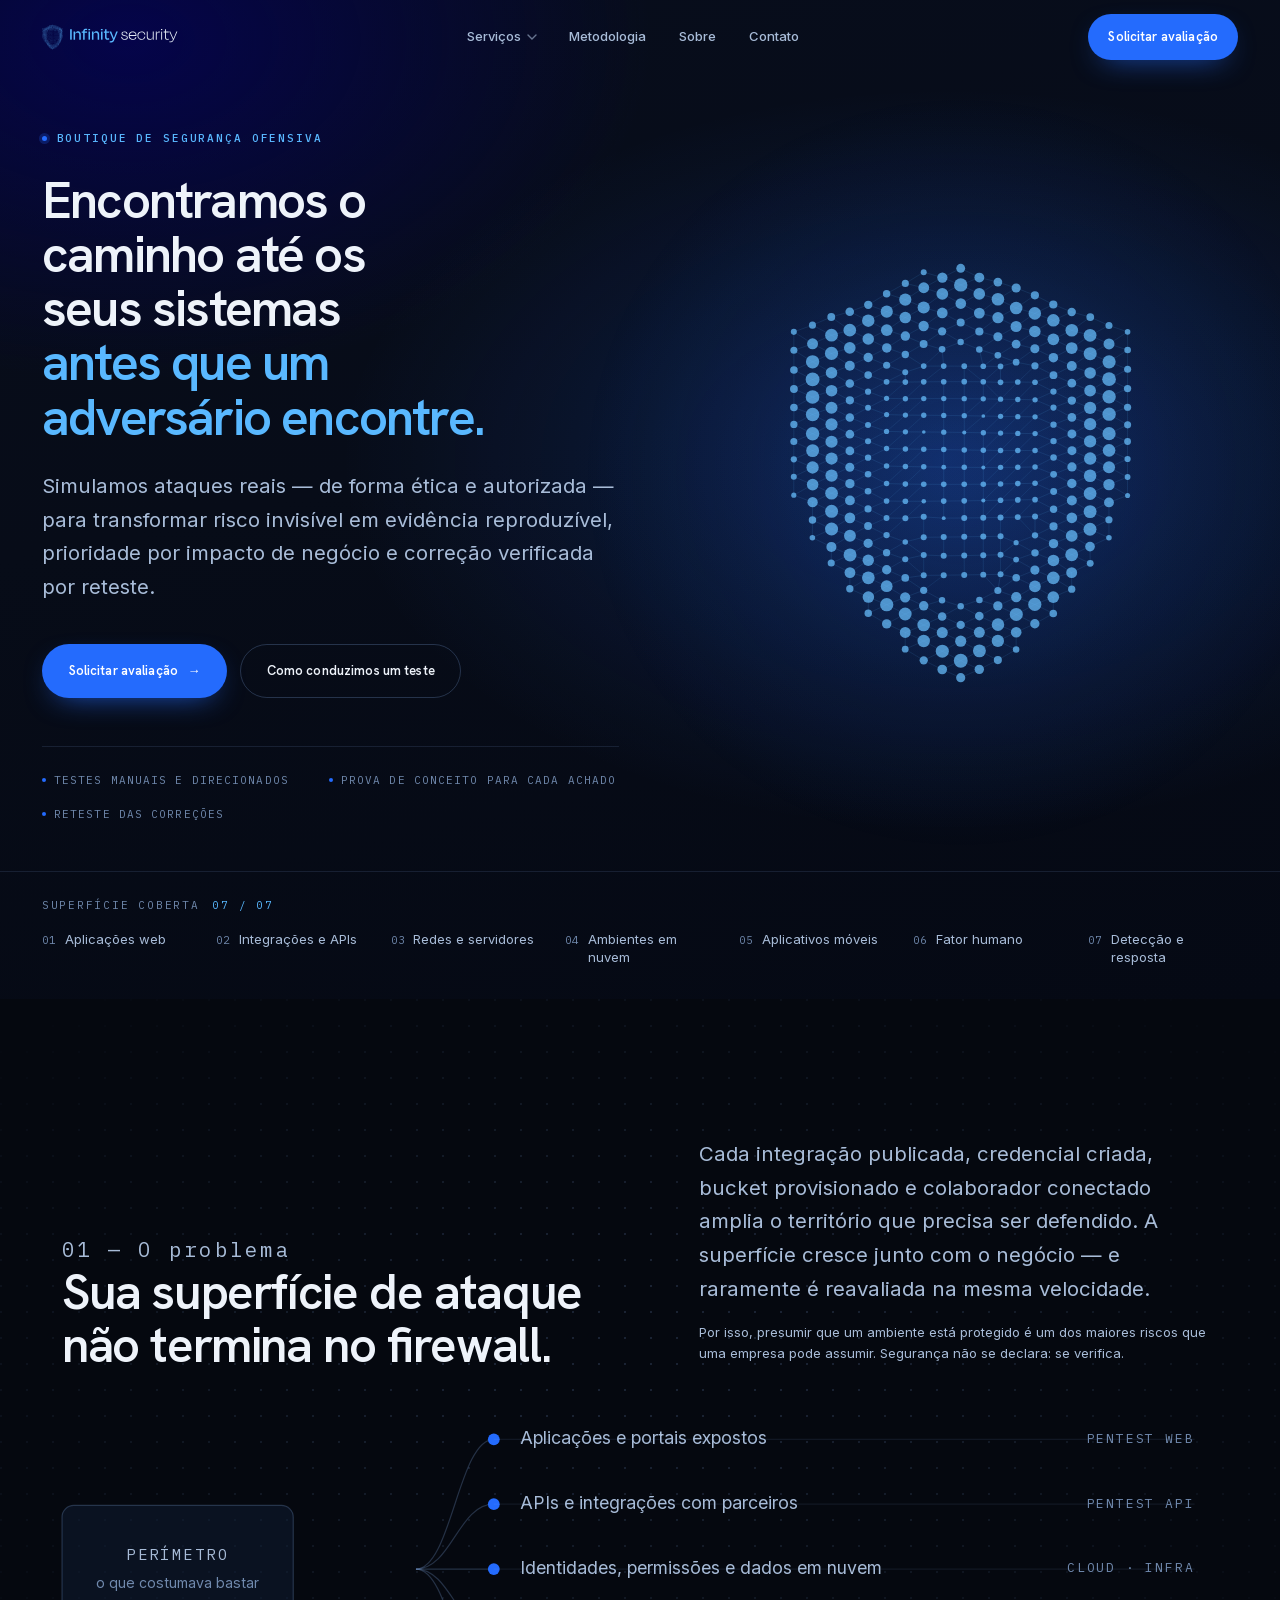
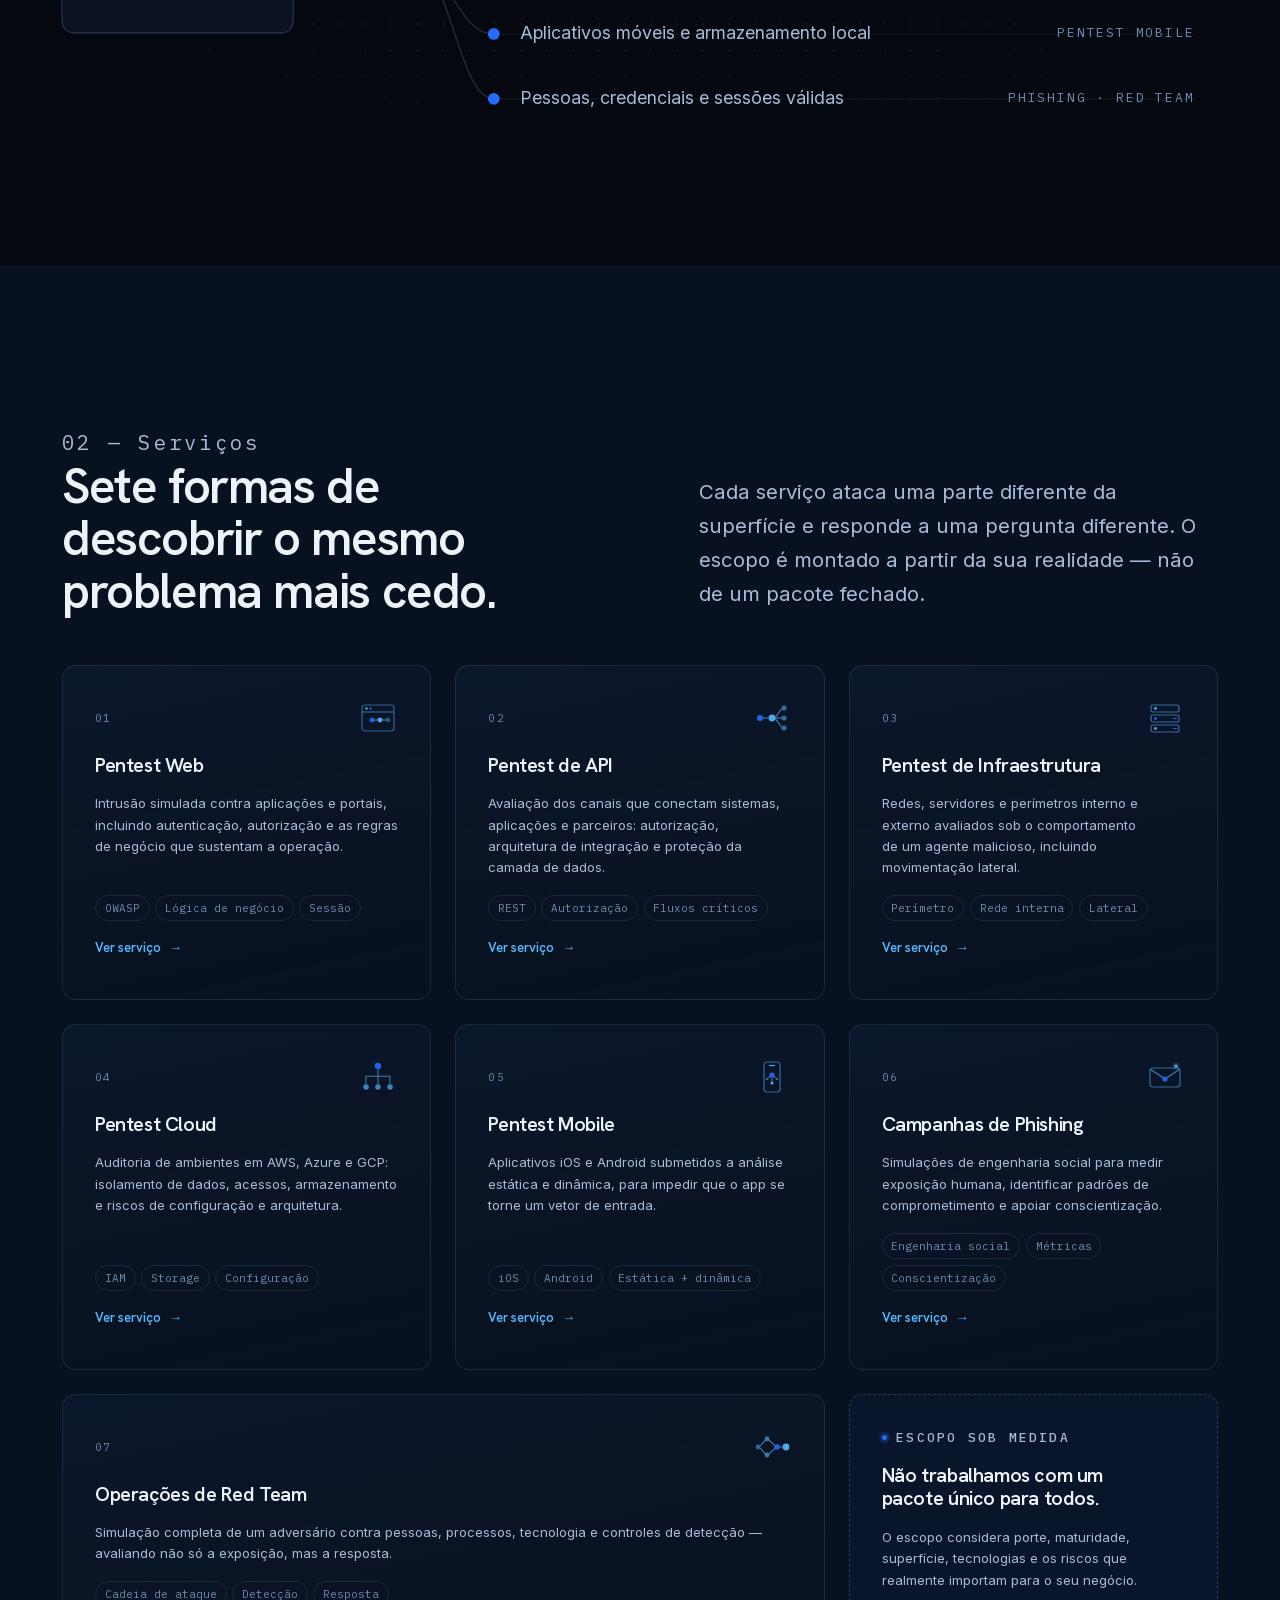
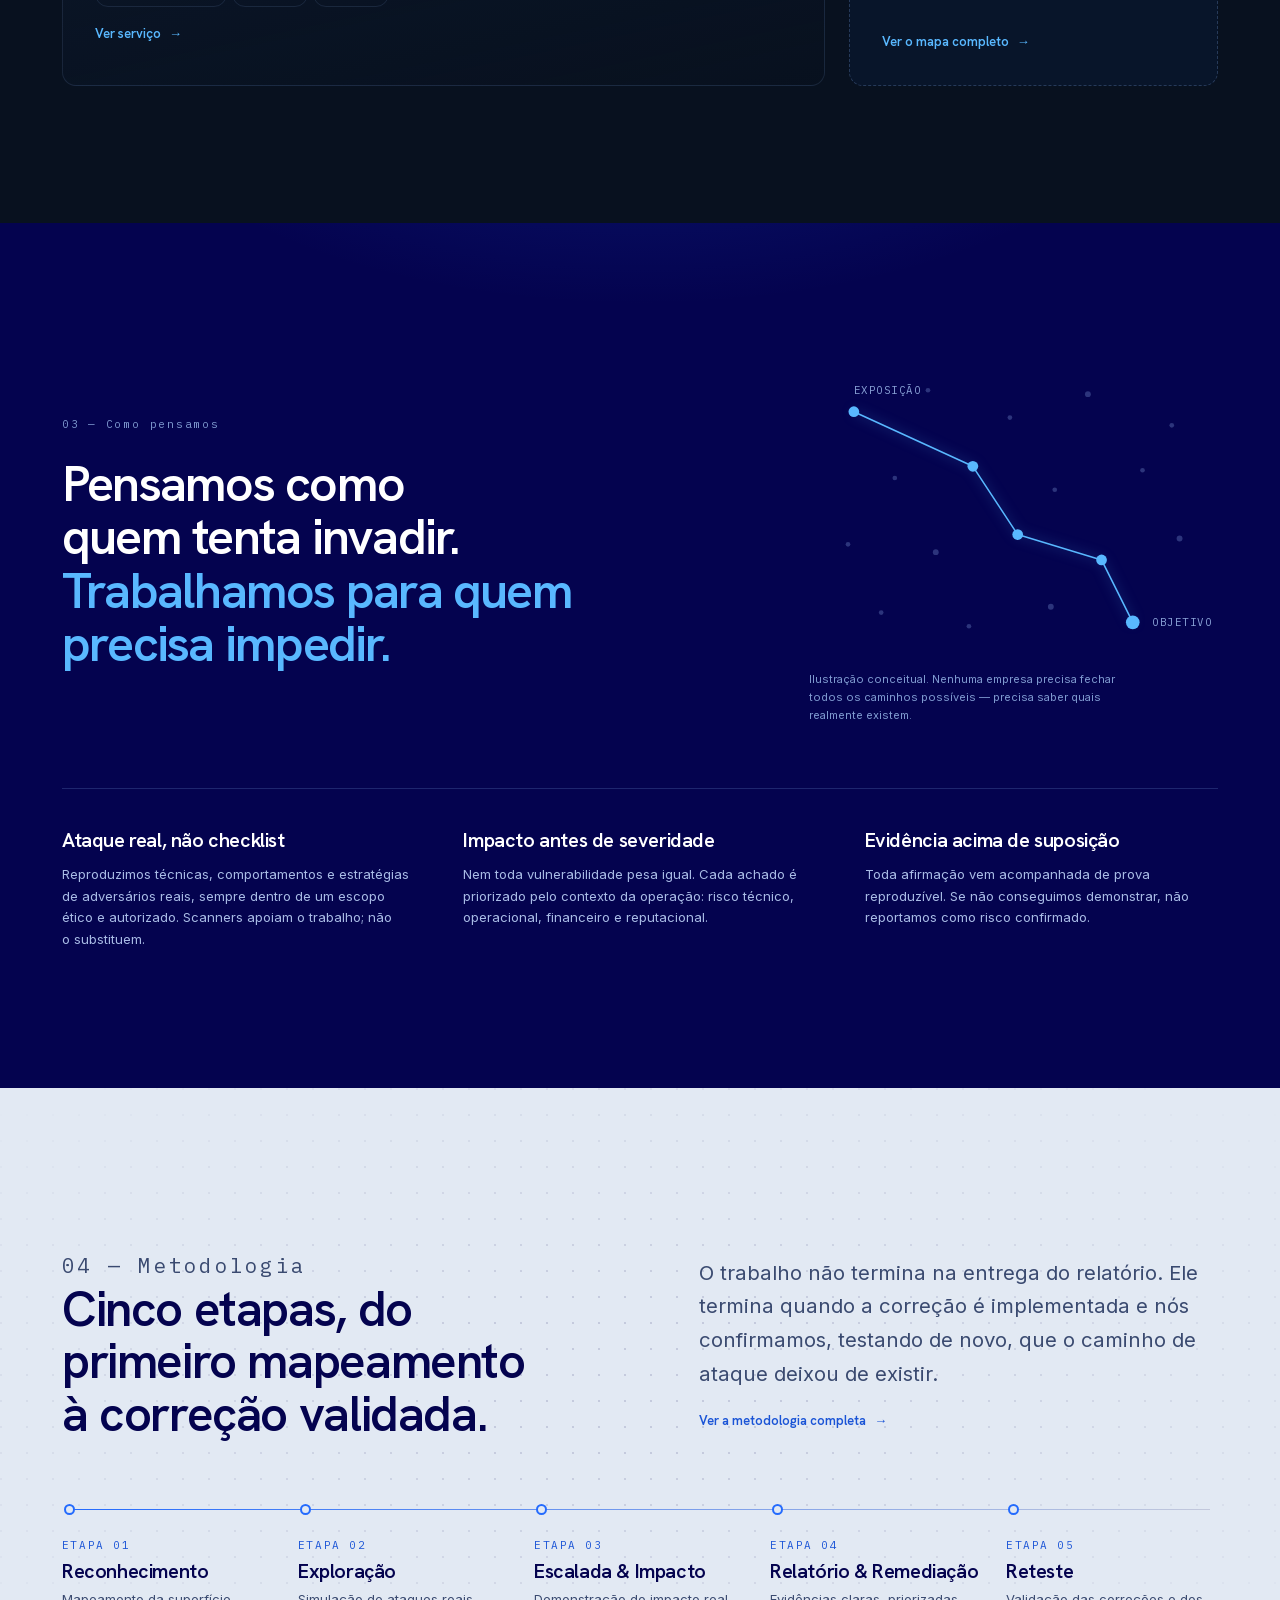
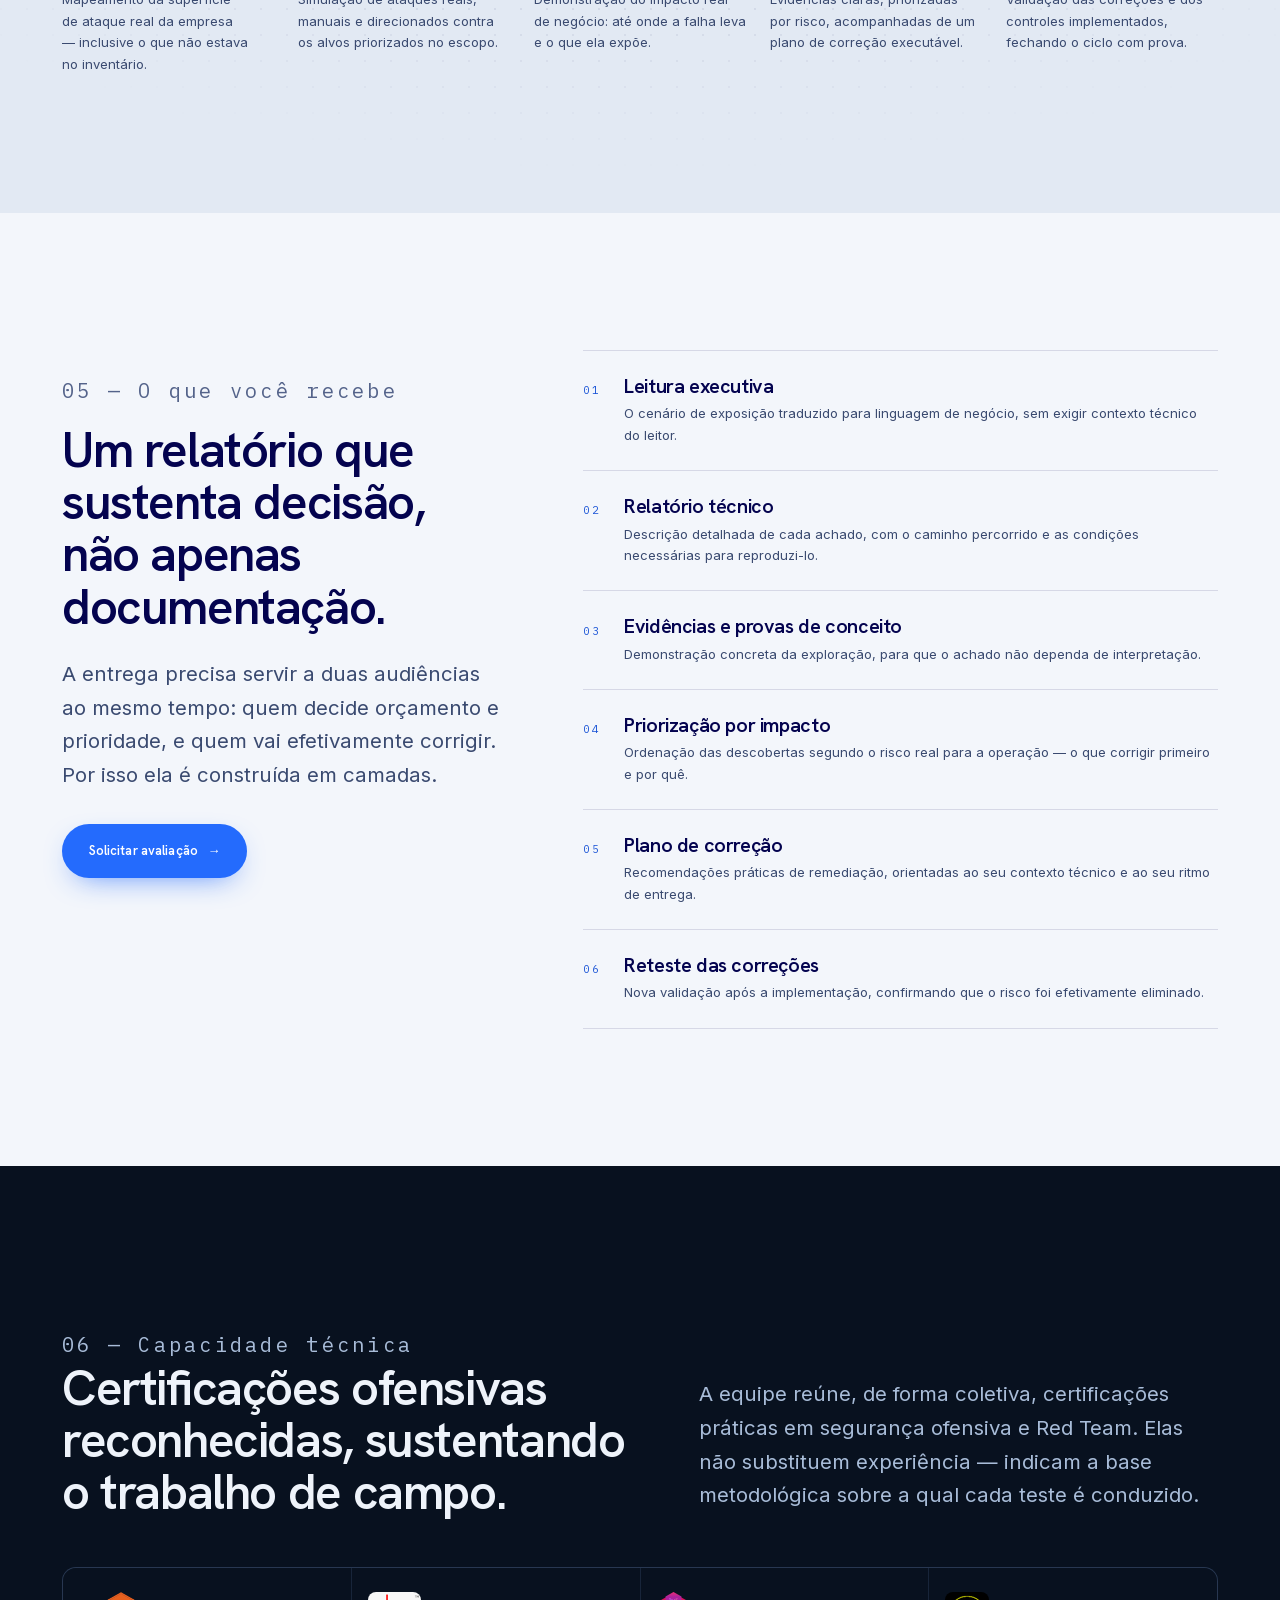
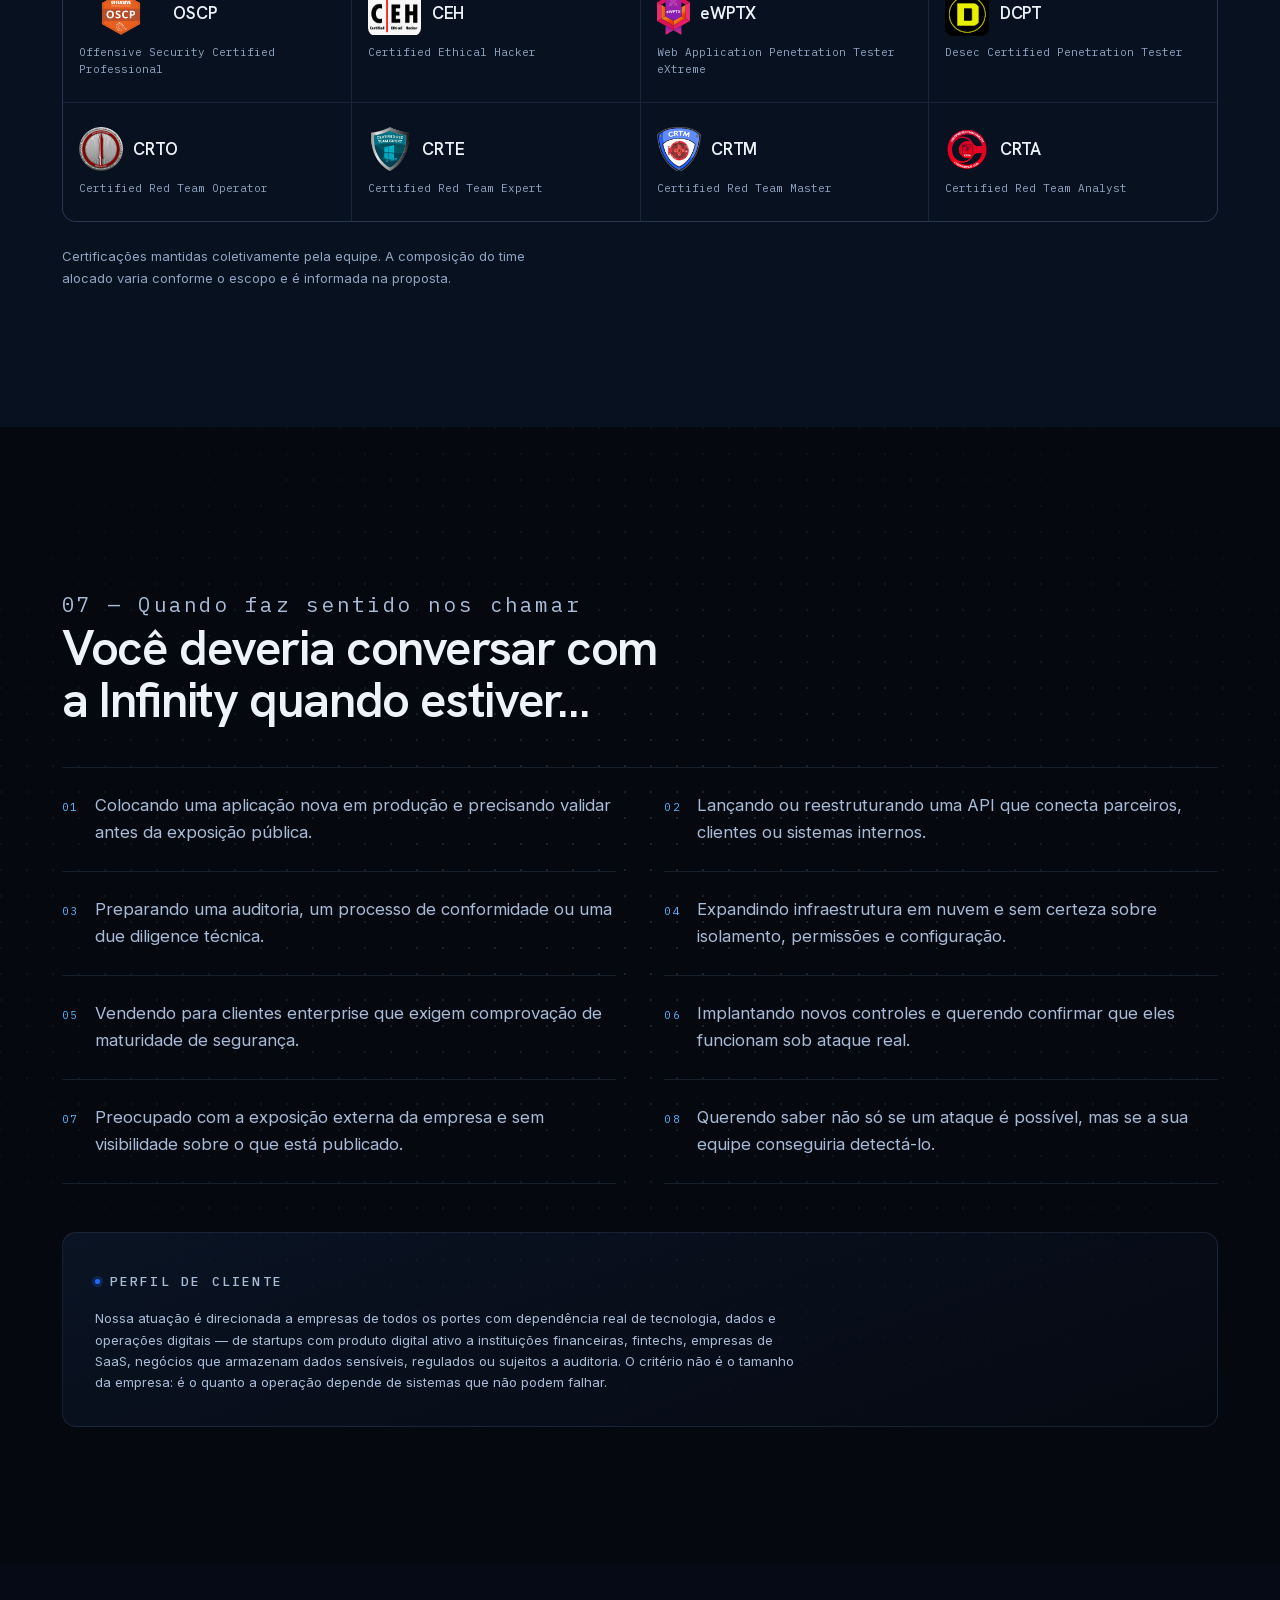
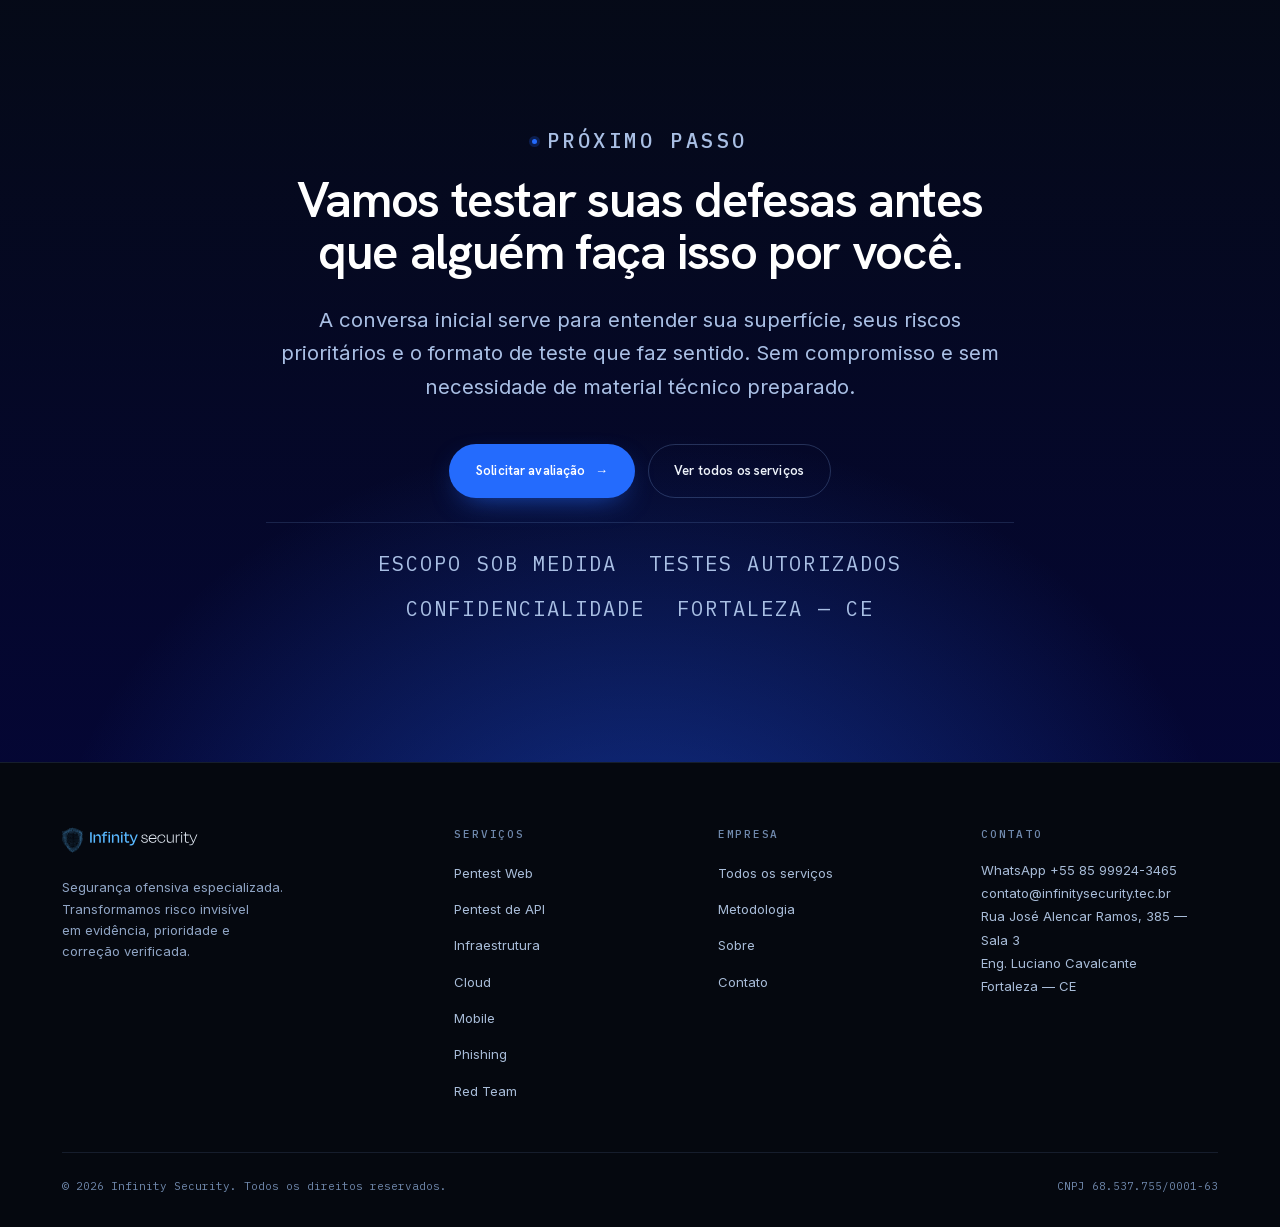
<file: index.html>
<!DOCTYPE html>
<html lang="pt-BR" class="no-js">
<head>
<meta charset="utf-8">
<meta name="viewport" content="width=device-width, initial-scale=1">
<title>Infinity Security — Segurança ofensiva, pentest e Red Team</title>
<meta name="description" content="Boutique de segurança ofensiva: pentest web, API, infraestrutura, cloud e mobile, phishing e Red Team. Evidências reproduzíveis e reteste das correções.">
<link rel="canonical" href="https://infinitysecurity.com.br/">
<meta name="theme-color" content="#08111f">
<meta name="robots" content="index, follow, max-image-preview:large">

<meta property="og:type" content="website">
<meta property="og:locale" content="pt_BR">
<meta property="og:site_name" content="Infinity Security">
<meta property="og:title" content="Infinity Security — Segurança ofensiva, pentest e Red Team">
<meta property="og:description" content="Simulamos ataques reais, de forma ética e autorizada, para transformar risco invisível em evidência, prioridade e correção verificada.">
<meta property="og:url" content="https://infinitysecurity.com.br/">
<meta property="og:image" content="https://infinitysecurity.com.br/assets/img/og-image.png">
<meta property="og:image:width" content="1200">
<meta property="og:image:height" content="630">
<meta name="twitter:card" content="summary_large_image">
<meta name="twitter:title" content="Infinity Security — Segurança ofensiva, pentest e Red Team">
<meta name="twitter:description" content="Simulamos ataques reais, de forma ética e autorizada, para transformar risco invisível em evidência, prioridade e correção verificada.">
<meta name="twitter:image" content="https://infinitysecurity.com.br/assets/img/og-image.png">

<link rel="icon" href="/assets/img/favicon.svg" type="image/svg+xml">
<link rel="apple-touch-icon" href="/assets/img/favicon.svg">

<link rel="preload" href="/assets/fonts/hanken-grotesk-600-latin.woff2" as="font" type="font/woff2" crossorigin>
<link rel="preload" href="/assets/fonts/inter-400-latin.woff2" as="font" type="font/woff2" crossorigin>
<link rel="stylesheet" href="/assets/fonts/fonts.css?v=80ab1713">
<link rel="stylesheet" href="/assets/css/style.css?v=c6e8a2bc">
<script>document.documentElement.classList.remove('no-js');</script>

<script type="application/ld+json">
{
  "@context": "https://schema.org",
  "@type": "ProfessionalService",
  "@id": "https://infinitysecurity.com.br/#organization",
  "name": "Infinity Security",
  "description": "Boutique de segurança ofensiva especializada em testes de intrusão, campanhas de phishing e operações de Red Team.",
  "url": "https://infinitysecurity.com.br/",
  "logo": "https://infinitysecurity.com.br/assets/img/logo-lockup-dark.svg",
  "image": "https://infinitysecurity.com.br/assets/img/og-image.png",
  "telephone": "+55-85-99924-3465",
  "email": "contato@infinitysecurity.tec.br",
  "taxID": "68.537.755/0001-63",
  "areaServed": "BR",
  "address": {
    "@type": "PostalAddress",
    "streetAddress": "Rua José Alencar Ramos, 385, Sala 3",
    "addressLocality": "Fortaleza",
    "addressRegion": "CE",
    "addressCountry": "BR"
  },
  "knowsAbout": ["Teste de intrusão","Red Team","Segurança de aplicações","Segurança em nuvem","Engenharia social","Segurança de API"],
  "hasOfferCatalog": {
    "@type": "OfferCatalog",
    "name": "Serviços de segurança ofensiva",
    "itemListElement": [
      { "@type": "Offer", "itemOffered": { "@type": "Service", "name": "Pentest Web", "url": "https://infinitysecurity.com.br/servicos/pentest-web" } },
      { "@type": "Offer", "itemOffered": { "@type": "Service", "name": "Pentest de Infraestrutura", "url": "https://infinitysecurity.com.br/servicos/pentest-infraestrutura" } },
      { "@type": "Offer", "itemOffered": { "@type": "Service", "name": "Pentest Cloud", "url": "https://infinitysecurity.com.br/servicos/pentest-cloud" } },
      { "@type": "Offer", "itemOffered": { "@type": "Service", "name": "Pentest Mobile", "url": "https://infinitysecurity.com.br/servicos/pentest-mobile" } },
      { "@type": "Offer", "itemOffered": { "@type": "Service", "name": "Pentest de API", "url": "https://infinitysecurity.com.br/servicos/pentest-api" } },
      { "@type": "Offer", "itemOffered": { "@type": "Service", "name": "Campanhas de Phishing", "url": "https://infinitysecurity.com.br/servicos/phishing" } },
      { "@type": "Offer", "itemOffered": { "@type": "Service", "name": "Operações de Red Team", "url": "https://infinitysecurity.com.br/servicos/red-team" } }
    ]
  }
}
</script>
</head>

<body>
<a class="skip-link" href="#conteudo">Ir para o conteúdo</a>

<!-- ============================ NAVEGAÇÃO ============================ -->
<header class="nav" data-nav>
  <div class="container container--wide nav__inner">
    <a class="nav__logo" href="/" aria-label="Infinity Security — página inicial">
      <img src="/assets/img/logo-lockup-dark.svg" alt="Infinity Security" width="136" height="26">
    </a>

    <nav aria-label="Principal">
      <ul class="nav__menu">
        <li class="nav__group">
          <a class="nav__link" href="/servicos">
            Serviços
            <svg class="nav__caret" width="10" height="6" viewBox="0 0 10 6" fill="none" aria-hidden="true"><path d="M1 1l4 4 4-4" stroke="currentColor" stroke-width="1.4" stroke-linecap="round"/></svg>
          </a>
          <div class="nav__panel">
            <ul class="nav__panel-grid">
              <li><a class="nav__panel-link" href="/servicos/pentest-web"><strong>Pentest Web</strong><span>Aplicações, portais e regras de negócio</span></a></li>
              <li><a class="nav__panel-link" href="/servicos/pentest-api"><strong>Pentest de API</strong><span>Integrações, autorização e fluxos críticos</span></a></li>
              <li><a class="nav__panel-link" href="/servicos/pentest-infraestrutura"><strong>Pentest de Infraestrutura</strong><span>Perímetro, redes internas e servidores</span></a></li>
              <li><a class="nav__panel-link" href="/servicos/pentest-cloud"><strong>Pentest Cloud</strong><span>AWS, Azure e GCP: identidade e configuração</span></a></li>
              <li><a class="nav__panel-link" href="/servicos/pentest-mobile"><strong>Pentest Mobile</strong><span>iOS e Android, análise estática e dinâmica</span></a></li>
              <li><a class="nav__panel-link" href="/servicos/phishing"><strong>Campanhas de Phishing</strong><span>Resiliência humana a engenharia social</span></a></li>
              <li><a class="nav__panel-link" href="/servicos/red-team"><strong>Operações de Red Team</strong><span>Pessoas, processos, tecnologia e detecção</span></a></li>
            </ul>
            <div class="nav__panel-foot">
              <span>07 superfícies cobertas</span>
              <a class="link-arrow" href="/servicos">Ver todos os serviços <span class="arw" aria-hidden="true">→</span></a>
            </div>
          </div>
        </li>
        <li><a class="nav__link" href="/metodologia">Metodologia</a></li>
        <li><a class="nav__link" href="/sobre">Sobre</a></li>
        <li><a class="nav__link" href="/contato">Contato</a></li>
      </ul>
    </nav>

    <div class="nav__actions">
      <a class="btn" href="/contato">Solicitar avaliação</a>
      <button class="nav__toggle" type="button" data-nav-toggle aria-expanded="false" aria-controls="nav-drawer" aria-label="Abrir menu">
        <span></span><span></span><span></span>
      </button>
    </div>
  </div>
</header>

<div class="nav__drawer" id="nav-drawer" data-nav-drawer>
  <nav aria-label="Menu mobile">
    <ul class="nav__drawer-main">
      <li>
        <a href="/servicos">Serviços <span aria-hidden="true">→</span></a>
        <ul class="nav__drawer-sub">
          <li><a href="/servicos/pentest-web">Pentest Web</a></li>
          <li><a href="/servicos/pentest-api">Pentest de API</a></li>
          <li><a href="/servicos/pentest-infraestrutura">Pentest de Infraestrutura</a></li>
          <li><a href="/servicos/pentest-cloud">Pentest Cloud</a></li>
          <li><a href="/servicos/pentest-mobile">Pentest Mobile</a></li>
          <li><a href="/servicos/phishing">Campanhas de Phishing</a></li>
          <li><a href="/servicos/red-team">Operações de Red Team</a></li>
        </ul>
      </li>
      <li><a href="/metodologia">Metodologia <span aria-hidden="true">→</span></a></li>
      <li><a href="/sobre">Sobre <span aria-hidden="true">→</span></a></li>
      <li><a href="/contato">Contato <span aria-hidden="true">→</span></a></li>
    </ul>
    <a class="btn" href="/contato">Solicitar avaliação</a>
    <p class="nav__drawer-meta">
      WhatsApp +55 85 99924-3465<br>
      Fortaleza — CE
    </p>
  </nav>
</div>

<main id="conteudo">

<!-- ============================ 01 · HERO ============================ -->
<section class="hero">
  <canvas class="hero__canvas" data-shield-canvas aria-hidden="true"></canvas>
  <div class="container container--wide hero__grid">

    <div>
      <p class="eyebrow enter">Boutique de segurança ofensiva</p>
      <h1 class="hero__title enter" style="--reveal-delay:60ms">
        Encontramos o caminho até os seus sistemas <em>antes que um adversário encontre.</em>
      </h1>
      <p class="hero__lead enter" style="--reveal-delay:150ms">
        Simulamos ataques reais — de forma ética e autorizada — para transformar
        risco invisível em evidência reproduzível, prioridade por impacto de
        negócio e correção verificada por reteste.
      </p>
      <div class="hero__cta enter" style="--reveal-delay:230ms">
        <a class="btn" href="/contato">Solicitar avaliação <span class="arw" aria-hidden="true">→</span></a>
        <a class="btn btn--ghost" href="/metodologia">Como conduzimos um teste</a>
      </div>
      <div class="hero__foot enter" style="--reveal-delay:320ms">
        <span>Testes manuais e direcionados</span>
        <span>Prova de conceito para cada achado</span>
        <span>Reteste das correções</span>
      </div>
    </div>

    <div class="hero__object" data-shield-anchor aria-hidden="true"></div>
  </div>

  <div class="container container--wide hero__rail reveal" style="--reveal-delay:460ms">
    <p class="hero__rail-label">Superfície coberta <span>07 / 07</span></p>
    <ul>
      <li><span>01</span><a href="/servicos/pentest-web">Aplicações web</a></li>
      <li><span>02</span><a href="/servicos/pentest-api">Integrações e APIs</a></li>
      <li><span>03</span><a href="/servicos/pentest-infraestrutura">Redes e servidores</a></li>
      <li><span>04</span><a href="/servicos/pentest-cloud">Ambientes em nuvem</a></li>
      <li><span>05</span><a href="/servicos/pentest-mobile">Aplicativos móveis</a></li>
      <li><span>06</span><a href="/servicos/phishing">Fator humano</a></li>
      <li><span>07</span><a href="/servicos/red-team">Detecção e resposta</a></li>
    </ul>
  </div>
</section>

<!-- ============================ 02 · O PROBLEMA ============================ -->
<section class="section theme-ink dotfield" aria-labelledby="h-problema">
  <div class="container">
    <div class="section-head section-head--split">
      <div>
        <p class="chapter-index reveal">01 — O problema</p>
        <h2 id="h-problema" class="reveal" style="--reveal-delay:60ms">
          Sua superfície de ataque não termina no firewall.
        </h2>
      </div>
      <div class="reveal" style="--reveal-delay:140ms">
        <p style="margin-top:0">
          Cada integração publicada, credencial criada, bucket provisionado e
          colaborador conectado amplia o território que precisa ser defendido.
          A superfície cresce junto com o negócio — e raramente é reavaliada
          na mesma velocidade.
        </p>
        <p style="margin-top:1rem;font-size:var(--fs-small)">
          Por isso, presumir que um ambiente está protegido é um dos maiores
          riscos que uma empresa pode assumir. Segurança não se declara: se verifica.
        </p>
      </div>
    </div>

    <div class="surface-map reveal" style="--reveal-delay:200ms" data-diagram>
      <svg viewBox="0 0 980 268" role="img" aria-labelledby="map-title" preserveAspectRatio="xMidYMid meet">
        <title id="map-title">Diagrama: o perímetro tradicional é apenas uma das camadas expostas hoje</title>
        <defs>
          <linearGradient id="mapLine" x1="0" y1="0" x2="1" y2="0">
            <stop offset="0" stop-color="#246bfd" stop-opacity="0"/>
            <stop offset="0.55" stop-color="#59b8ff" stop-opacity="0.9"/>
            <stop offset="1" stop-color="#246bfd" stop-opacity="0"/>
          </linearGradient>
        </defs>

        <rect class="map-box" x="0" y="80" width="196" height="108" rx="10"/>
        <text class="map-label" x="98" y="126" text-anchor="middle">PERÍMETRO</text>
        <text class="map-sub" x="98" y="150" text-anchor="middle">o que costumava bastar</text>

        <path class="map-flow" d="M196 134 H 300" stroke="url(#mapLine)"/>

        <path class="map-branch" d="M300 134 C 330 134 336 24 366 24"/>
        <path class="map-branch" d="M300 134 C 330 134 336 79 366 79"/>
        <path class="map-branch" d="M300 134 H 366"/>
        <path class="map-branch" d="M300 134 C 330 134 336 189 366 189"/>
        <path class="map-branch" d="M300 134 C 330 134 336 244 366 244"/>

        <g class="map-node" style="--i:0">
          <circle cx="366" cy="24" r="5"/>
          <text x="388" y="24">Aplicações e portais expostos</text>
          <text class="map-tag" x="960" y="24" text-anchor="end">PENTEST WEB</text>
        </g>
        <g class="map-node" style="--i:1">
          <circle cx="366" cy="79" r="5"/>
          <text x="388" y="79">APIs e integrações com parceiros</text>
          <text class="map-tag" x="960" y="79" text-anchor="end">PENTEST API</text>
        </g>
        <g class="map-node" style="--i:2">
          <circle cx="366" cy="134" r="5"/>
          <text x="388" y="134">Identidades, permissões e dados em nuvem</text>
          <text class="map-tag" x="960" y="134" text-anchor="end">CLOUD · INFRA</text>
        </g>
        <g class="map-node" style="--i:3">
          <circle cx="366" cy="189" r="5"/>
          <text x="388" y="189">Aplicativos móveis e armazenamento local</text>
          <text class="map-tag" x="960" y="189" text-anchor="end">PENTEST MOBILE</text>
        </g>
        <g class="map-node" style="--i:4">
          <circle cx="366" cy="244" r="5"/>
          <text x="388" y="244">Pessoas, credenciais e sessões válidas</text>
          <text class="map-tag" x="960" y="244" text-anchor="end">PHISHING · RED TEAM</text>
        </g>

        <line class="map-rule" x1="366" y1="24"  x2="960" y2="24"/>
        <line class="map-rule" x1="366" y1="79"  x2="960" y2="79"/>
        <line class="map-rule" x1="366" y1="134" x2="960" y2="134"/>
        <line class="map-rule" x1="366" y1="189" x2="960" y2="189"/>
        <line class="map-rule" x1="366" y1="244" x2="960" y2="244"/>
      </svg>
    </div>
  </div>
</section>

<!-- ============================ 03 · SERVIÇOS ============================ -->
<section class="section theme-dark" id="servicos" aria-labelledby="h-servicos">
  <div class="container">
    <div class="section-head section-head--split">
      <div>
        <p class="chapter-index reveal">02 — Serviços</p>
        <h2 id="h-servicos" class="reveal" style="--reveal-delay:60ms">Sete formas de descobrir o mesmo problema mais cedo.</h2>
      </div>
      <div class="reveal" style="--reveal-delay:140ms">
        <p style="margin-top:0">
          Cada serviço ataca uma parte diferente da superfície e responde a uma
          pergunta diferente. O escopo é montado a partir da sua realidade —
          não de um pacote fechado.
        </p>
      </div>
    </div>

    <div class="grid grid--3" style="margin-top:var(--sp-8)">

      <a class="svc-card reveal" href="/servicos/pentest-web">
        <div class="svc-card__top">
          <span class="svc-card__num">01</span>
          <svg class="svc-card__glyph" viewBox="0 0 40 40" fill="none" aria-hidden="true">
            <rect x="4" y="7" width="32" height="26" rx="3" stroke="#59b8ff" stroke-width="1.2" opacity=".55"/>
            <path d="M4 14h32" stroke="#59b8ff" stroke-width="1.2" opacity=".55"/>
            <circle cx="8.5" cy="10.5" r="1.2" fill="#59b8ff"/><circle cx="12.5" cy="10.5" r="1.2" fill="#246bfd"/>
            <circle cx="14" cy="22" r="2.4" fill="#246bfd"/><circle cx="22" cy="22" r="2.4" fill="#59b8ff"/><circle cx="30" cy="22" r="2.4" fill="#59b8ff" opacity=".45"/>
            <path d="M16.4 22h3.2M24.4 22h3.2" stroke="#59b8ff" stroke-width="1.1"/>
          </svg>
        </div>
        <h3>Pentest Web</h3>
        <p>Intrusão simulada contra aplicações e portais, incluindo autenticação, autorização e as regras de negócio que sustentam a operação.</p>
        <div class="svc-card__tags"><span>OWASP</span><span>Lógica de negócio</span><span>Sessão</span></div>
        <span class="svc-card__foot">Ver serviço <span aria-hidden="true">→</span></span>
      </a>

      <a class="svc-card reveal" href="/servicos/pentest-api" style="--reveal-delay:70ms">
        <div class="svc-card__top">
          <span class="svc-card__num">02</span>
          <svg class="svc-card__glyph" viewBox="0 0 40 40" fill="none" aria-hidden="true">
            <circle cx="8" cy="20" r="3" fill="#246bfd"/><circle cx="20" cy="20" r="3.4" fill="#59b8ff"/>
            <circle cx="32" cy="10" r="2.6" fill="#59b8ff" opacity=".6"/><circle cx="32" cy="20" r="2.6" fill="#59b8ff" opacity=".6"/><circle cx="32" cy="30" r="2.6" fill="#59b8ff" opacity=".6"/>
            <path d="M11 20h5.6M23.4 19.2 29.4 11M23.4 20h6M23.4 20.8 29.4 29" stroke="#59b8ff" stroke-width="1.1" opacity=".8"/>
          </svg>
        </div>
        <h3>Pentest de API</h3>
        <p>Avaliação dos canais que conectam sistemas, aplicações e parceiros: autorização, arquitetura de integração e proteção da camada de dados.</p>
        <div class="svc-card__tags"><span>REST</span><span>Autorização</span><span>Fluxos críticos</span></div>
        <span class="svc-card__foot">Ver serviço <span aria-hidden="true">→</span></span>
      </a>

      <a class="svc-card reveal" href="/servicos/pentest-infraestrutura" style="--reveal-delay:140ms">
        <div class="svc-card__top">
          <span class="svc-card__num">03</span>
          <svg class="svc-card__glyph" viewBox="0 0 40 40" fill="none" aria-hidden="true">
            <rect x="6" y="7" width="28" height="7" rx="2" stroke="#59b8ff" stroke-width="1.2" opacity=".6"/>
            <rect x="6" y="17" width="28" height="7" rx="2" stroke="#59b8ff" stroke-width="1.2" opacity=".6"/>
            <rect x="6" y="27" width="28" height="7" rx="2" stroke="#59b8ff" stroke-width="1.2" opacity=".6"/>
            <circle cx="10.5" cy="10.5" r="1.4" fill="#59b8ff"/><circle cx="10.5" cy="20.5" r="1.4" fill="#246bfd"/><circle cx="10.5" cy="30.5" r="1.4" fill="#59b8ff"/>
            <path d="M28 20.5h4M28 30.5h4" stroke="#246bfd" stroke-width="1.2"/>
          </svg>
        </div>
        <h3>Pentest de Infraestrutura</h3>
        <p>Redes, servidores e perímetros interno e externo avaliados sob o comportamento de um agente malicioso, incluindo movimentação lateral.</p>
        <div class="svc-card__tags"><span>Perímetro</span><span>Rede interna</span><span>Lateral</span></div>
        <span class="svc-card__foot">Ver serviço <span aria-hidden="true">→</span></span>
      </a>

      <a class="svc-card reveal" href="/servicos/pentest-cloud">
        <div class="svc-card__top">
          <span class="svc-card__num">04</span>
          <svg class="svc-card__glyph" viewBox="0 0 40 40" fill="none" aria-hidden="true">
            <circle cx="20" cy="9" r="3.2" fill="#246bfd"/>
            <circle cx="8"  cy="30" r="2.8" fill="#59b8ff" opacity=".75"/><circle cx="20" cy="30" r="2.8" fill="#59b8ff" opacity=".75"/><circle cx="32" cy="30" r="2.8" fill="#59b8ff" opacity=".75"/>
            <path d="M20 12.2v7M20 19.2h-12v8M20 19.2h12v8M20 19.2v8" stroke="#59b8ff" stroke-width="1.1" opacity=".7"/>
          </svg>
        </div>
        <h3>Pentest Cloud</h3>
        <p>Auditoria de ambientes em AWS, Azure e GCP: isolamento de dados, acessos, armazenamento e riscos de configuração e arquitetura.</p>
        <div class="svc-card__tags"><span>IAM</span><span>Storage</span><span>Configuração</span></div>
        <span class="svc-card__foot">Ver serviço <span aria-hidden="true">→</span></span>
      </a>

      <a class="svc-card reveal" href="/servicos/pentest-mobile" style="--reveal-delay:70ms">
        <div class="svc-card__top">
          <span class="svc-card__num">05</span>
          <svg class="svc-card__glyph" viewBox="0 0 40 40" fill="none" aria-hidden="true">
            <rect x="12" y="5" width="16" height="30" rx="3" stroke="#59b8ff" stroke-width="1.2" opacity=".6"/>
            <path d="M17 8.5h6" stroke="#59b8ff" stroke-width="1.2"/>
            <circle cx="20" cy="18" r="2.6" fill="#246bfd"/>
            <circle cx="20" cy="26" r="1.6" fill="#59b8ff"/><circle cx="15" cy="22" r="1.3" fill="#59b8ff" opacity=".6"/><circle cx="25" cy="22" r="1.3" fill="#59b8ff" opacity=".6"/>
            <path d="M20 20.6v3.8M18.6 19.4 16 21M21.4 19.4 24 21" stroke="#59b8ff" stroke-width="1" opacity=".7"/>
          </svg>
        </div>
        <h3>Pentest Mobile</h3>
        <p>Aplicativos iOS e Android submetidos a análise estática e dinâmica, para impedir que o app se torne um vetor de entrada.</p>
        <div class="svc-card__tags"><span>iOS</span><span>Android</span><span>Estática + dinâmica</span></div>
        <span class="svc-card__foot">Ver serviço <span aria-hidden="true">→</span></span>
      </a>

      <a class="svc-card reveal" href="/servicos/phishing" style="--reveal-delay:140ms">
        <div class="svc-card__top">
          <span class="svc-card__num">06</span>
          <svg class="svc-card__glyph" viewBox="0 0 40 40" fill="none" aria-hidden="true">
            <rect x="5" y="11" width="30" height="19" rx="3" stroke="#59b8ff" stroke-width="1.2" opacity=".6"/>
            <path d="M5.8 12.6 20 22l14.2-9.4" stroke="#59b8ff" stroke-width="1.2" opacity=".7"/>
            <circle cx="20" cy="22" r="2.6" fill="#246bfd"/>
            <circle cx="31" cy="9" r="3.4" fill="#59b8ff" opacity=".22"/><circle cx="31" cy="9" r="1.6" fill="#59b8ff"/>
          </svg>
        </div>
        <h3>Campanhas de Phishing</h3>
        <p>Simulações de engenharia social para medir exposição humana, identificar padrões de comprometimento e apoiar conscientização.</p>
        <div class="svc-card__tags"><span>Engenharia social</span><span>Métricas</span><span>Conscientização</span></div>
        <span class="svc-card__foot">Ver serviço <span aria-hidden="true">→</span></span>
      </a>

      <a class="svc-card svc-card--wide reveal" href="/servicos/red-team">
        <div class="svc-card__top">
          <span class="svc-card__num">07</span>
          <svg class="svc-card__glyph" viewBox="0 0 40 40" fill="none" aria-hidden="true">
            <circle cx="6"  cy="20" r="2.4" fill="#59b8ff" opacity=".55"/>
            <circle cx="15" cy="12" r="2.4" fill="#59b8ff" opacity=".7"/>
            <circle cx="15" cy="28" r="2.4" fill="#59b8ff" opacity=".7"/>
            <circle cx="25" cy="20" r="2.8" fill="#246bfd"/>
            <circle cx="34" cy="20" r="3.4" fill="#59b8ff"/>
            <path d="M8.2 19 13 13.4M8.2 21 13 26.6M17 13.2l6 5.4M17 26.8l6-5.4M27.8 20h3" stroke="#59b8ff" stroke-width="1.1" opacity=".75"/>
          </svg>
        </div>
        <h3>Operações de Red Team</h3>
        <p>Simulação completa de um adversário contra pessoas, processos, tecnologia e controles de detecção — avaliando não só a exposição, mas a resposta.</p>
        <div class="svc-card__tags"><span>Cadeia de ataque</span><span>Detecção</span><span>Resposta</span></div>
        <span class="svc-card__foot">Ver serviço <span aria-hidden="true">→</span></span>
      </a>

      <div class="svc-cta reveal" style="--reveal-delay:70ms">
        <p class="eyebrow">Escopo sob medida</p>
        <h3>Não trabalhamos com um pacote único para todos.</h3>
        <p>O escopo considera porte, maturidade, superfície, tecnologias e os riscos que realmente importam para o seu negócio.</p>
        <a class="link-arrow" href="/servicos">Ver o mapa completo <span aria-hidden="true">→</span></a>
      </div>

    </div>
  </div>
</section>

<!-- ============================ 04 · COMO PENSAMOS ============================ -->
<section class="section theme-deep manifesto aura" aria-labelledby="h-mentalidade">
  <div class="container">
    <div class="manifesto__head">
      <div>
        <p class="chapter-index reveal" style="color:#7f9ad0">03 — Como pensamos</p>
        <h2 id="h-mentalidade" class="manifesto__title reveal" style="--reveal-delay:60ms">
          Pensamos como quem tenta invadir.<br>
          <span>Trabalhamos para quem precisa impedir.</span>
        </h2>
      </div>

      <figure class="path-fig reveal" style="--reveal-delay:200ms" data-diagram>
        <svg viewBox="0 0 420 300" role="img" aria-labelledby="path-title">
          <title id="path-title">Ilustração conceitual: entre muitos ativos, o adversário precisa de um único caminho viável até o objetivo</title>

          <g class="path-noise">
            <circle cx="46"  cy="52"  r="3"/><circle cx="122" cy="30"  r="2.4"/><circle cx="206" cy="58" r="2.4"/>
            <circle cx="286" cy="34"  r="3"/><circle cx="372" cy="66"  r="2.4"/><circle cx="88"  cy="120" r="2.4"/>
            <circle cx="168" cy="108" r="3"/><circle cx="252" cy="132" r="2.4"/><circle cx="342" cy="112" r="2.4"/>
            <circle cx="40"  cy="188" r="2.4"/><circle cx="130" cy="196" r="3"/><circle cx="214" cy="178" r="2.4"/>
            <circle cx="300" cy="204" r="2.4"/><circle cx="380" cy="182" r="3"/><circle cx="74"  cy="258" r="2.4"/>
            <circle cx="164" cy="272" r="2.4"/><circle cx="248" cy="252" r="3"/><circle cx="332" cy="268" r="2.4"/>
          </g>

          <path class="path-line" d="M46 52 L168 108 L214 178 L300 204 L332 268"/>

          <g class="path-hot">
            <circle cx="46"  cy="52"  r="5.5" style="--i:0"/>
            <circle cx="168" cy="108" r="5.5" style="--i:1"/>
            <circle cx="214" cy="178" r="5.5" style="--i:2"/>
            <circle cx="300" cy="204" r="5.5" style="--i:3"/>
            <circle cx="332" cy="268" r="7"   style="--i:4"/>
          </g>

          <text class="path-cap" x="46"  y="34">exposição</text>
          <text class="path-cap" x="352" y="272">objetivo</text>
        </svg>
        <figcaption>Ilustração conceitual. Nenhuma empresa precisa fechar todos os caminhos possíveis — precisa saber quais realmente existem.</figcaption>
      </figure>
    </div>

    <div class="manifesto__grid">
      <div class="reveal" style="--reveal-delay:140ms">
        <h3>Ataque real, não checklist</h3>
        <p>Reproduzimos técnicas, comportamentos e estratégias de adversários reais, sempre dentro de um escopo ético e autorizado. Scanners apoiam o trabalho; não o substituem.</p>
      </div>
      <div class="reveal" style="--reveal-delay:210ms">
        <h3>Impacto antes de severidade</h3>
        <p>Nem toda vulnerabilidade pesa igual. Cada achado é priorizado pelo contexto da operação: risco técnico, operacional, financeiro e reputacional.</p>
      </div>
      <div class="reveal" style="--reveal-delay:280ms">
        <h3>Evidência acima de suposição</h3>
        <p>Toda afirmação vem acompanhada de prova reproduzível. Se não conseguimos demonstrar, não reportamos como risco confirmado.</p>
      </div>
    </div>
  </div>
</section>

<!-- ============================ 05 · METODOLOGIA ============================ -->
<section class="section theme-light dotfield dotfield--light" aria-labelledby="h-metodologia">
  <div class="container">
    <div class="section-head section-head--split">
      <div>
        <p class="chapter-index reveal">04 — Metodologia</p>
        <h2 id="h-metodologia" class="reveal" style="--reveal-delay:60ms">Cinco etapas, do primeiro mapeamento à correção validada.</h2>
      </div>
      <div class="reveal" style="--reveal-delay:140ms">
        <p style="margin-top:0">
          O trabalho não termina na entrega do relatório. Ele termina quando a
          correção é implementada e nós confirmamos, testando de novo, que o
          caminho de ataque deixou de existir.
        </p>
        <a class="link-arrow" href="/metodologia" style="margin-top:1.2rem">Ver a metodologia completa <span aria-hidden="true">→</span></a>
      </div>
    </div>

    <ol class="track reveal" style="--reveal-delay:200ms" data-diagram>
      <li class="track__step" style="--i:0">
        <span class="track__dot" aria-hidden="true"></span>
        <span class="track__n">Etapa 01</span>
        <h3>Reconhecimento</h3>
        <p>Mapeamento da superfície de ataque real da empresa — inclusive o que não estava no inventário.</p>
      </li>
      <li class="track__step" style="--i:1">
        <span class="track__dot" aria-hidden="true"></span>
        <span class="track__n">Etapa 02</span>
        <h3>Exploração</h3>
        <p>Simulação de ataques reais, manuais e direcionados contra os alvos priorizados no escopo.</p>
      </li>
      <li class="track__step" style="--i:2">
        <span class="track__dot" aria-hidden="true"></span>
        <span class="track__n">Etapa 03</span>
        <h3>Escalada &amp; Impacto</h3>
        <p>Demonstração do impacto real de negócio: até onde a falha leva e o que ela expõe.</p>
      </li>
      <li class="track__step" style="--i:3">
        <span class="track__dot" aria-hidden="true"></span>
        <span class="track__n">Etapa 04</span>
        <h3>Relatório &amp; Remediação</h3>
        <p>Evidências claras, priorizadas por risco, acompanhadas de um plano de correção executável.</p>
      </li>
      <li class="track__step" style="--i:4">
        <span class="track__dot" aria-hidden="true"></span>
        <span class="track__n">Etapa 05</span>
        <h3>Reteste</h3>
        <p>Validação das correções e dos controles implementados, fechando o ciclo com prova.</p>
      </li>
    </ol>
  </div>
</section>

<!-- ============================ 06 · O QUE VOCÊ RECEBE ============================ -->
<section class="section theme-paper" aria-labelledby="h-entregaveis">
  <div class="container">
    <div class="deliver">
      <div class="deliver__intro">
        <p class="chapter-index reveal">05 — O que você recebe</p>
        <h2 id="h-entregaveis" class="reveal" style="--reveal-delay:60ms">Um relatório que sustenta decisão, não apenas documentação.</h2>
        <p class="reveal" style="--reveal-delay:140ms">
          A entrega precisa servir a duas audiências ao mesmo tempo: quem decide
          orçamento e prioridade, e quem vai efetivamente corrigir. Por isso ela
          é construída em camadas.
        </p>
        <a class="btn reveal" href="/contato" style="--reveal-delay:210ms;margin-top:var(--sp-6)">Solicitar avaliação <span class="arw" aria-hidden="true">→</span></a>
      </div>

      <ul class="deliver__list">
        <li class="reveal"><span class="deliver__k">01</span><div><h3>Leitura executiva</h3><p>O cenário de exposição traduzido para linguagem de negócio, sem exigir contexto técnico do leitor.</p></div></li>
        <li class="reveal" style="--reveal-delay:60ms"><span class="deliver__k">02</span><div><h3>Relatório técnico</h3><p>Descrição detalhada de cada achado, com o caminho percorrido e as condições necessárias para reproduzi-lo.</p></div></li>
        <li class="reveal" style="--reveal-delay:120ms"><span class="deliver__k">03</span><div><h3>Evidências e provas de conceito</h3><p>Demonstração concreta da exploração, para que o achado não dependa de interpretação.</p></div></li>
        <li class="reveal" style="--reveal-delay:180ms"><span class="deliver__k">04</span><div><h3>Priorização por impacto</h3><p>Ordenação das descobertas segundo o risco real para a operação — o que corrigir primeiro e por quê.</p></div></li>
        <li class="reveal" style="--reveal-delay:240ms"><span class="deliver__k">05</span><div><h3>Plano de correção</h3><p>Recomendações práticas de remediação, orientadas ao seu contexto técnico e ao seu ritmo de entrega.</p></div></li>
        <li class="reveal" style="--reveal-delay:300ms"><span class="deliver__k">06</span><div><h3>Reteste das correções</h3><p>Nova validação após a implementação, confirmando que o risco foi efetivamente eliminado.</p></div></li>
      </ul>
    </div>
  </div>
</section>

<!-- ============================ 07 · CAPACIDADE TÉCNICA ============================ -->
<section class="section theme-dark" aria-labelledby="h-credenciais">
  <div class="container">
    <div class="section-head section-head--split">
      <div>
        <p class="chapter-index reveal">06 — Capacidade técnica</p>
        <h2 id="h-credenciais" class="reveal" style="--reveal-delay:60ms">Certificações ofensivas reconhecidas, sustentando o trabalho de campo.</h2>
      </div>
      <div class="reveal" style="--reveal-delay:140ms">
        <p style="margin-top:0">
          A equipe reúne, de forma coletiva, certificações práticas em segurança
          ofensiva e Red Team. Elas não substituem experiência — indicam a base
          metodológica sobre a qual cada teste é conduzido.
        </p>
      </div>
    </div>

    <div class="cred-grid reveal" style="--reveal-delay:200ms;margin-top:var(--sp-8)">
      <div class="cred"><div class="cred__head"><img class="cred__badge" src="/assets/img/certifications/oscp.png" alt="Selo OSCP" width="84" height="44" loading="lazy" decoding="async"><strong>OSCP</strong></div><span>Offensive Security Certified Professional</span></div>
      <div class="cred"><div class="cred__head"><img class="cred__badge" src="/assets/img/certifications/ceh.png" alt="Selo CEH" width="54" height="44" loading="lazy" decoding="async"><strong>CEH</strong></div><span>Certified Ethical Hacker</span></div>
      <div class="cred"><div class="cred__head"><img class="cred__badge" src="/assets/img/certifications/ewptx.svg" alt="Selo eWPTX" width="33" height="44" loading="lazy" decoding="async"><strong>eWPTX</strong></div><span>Web Application Penetration Tester eXtreme</span></div>
      <div class="cred"><div class="cred__head"><img class="cred__badge" src="/assets/img/certifications/dcpt.png" alt="Selo DCPT" width="44" height="44" loading="lazy" decoding="async"><strong>DCPT</strong></div><span>Desec Certified Penetration Tester</span></div>
      <div class="cred"><div class="cred__head"><img class="cred__badge" src="/assets/img/certifications/crto.png" alt="Selo CRTO" width="44" height="44" loading="lazy" decoding="async"><strong>CRTO</strong></div><span>Certified Red Team Operator</span></div>
      <div class="cred"><div class="cred__head"><img class="cred__badge" src="/assets/img/certifications/crte.png" alt="Selo CRTE" width="44" height="44" loading="lazy" decoding="async"><strong>CRTE</strong></div><span>Certified Red Team Expert</span></div>
      <div class="cred"><div class="cred__head"><img class="cred__badge" src="/assets/img/certifications/crtm.png" alt="Selo CRTM" width="44" height="44" loading="lazy" decoding="async"><strong>CRTM</strong></div><span>Certified Red Team Master</span></div>
      <div class="cred"><div class="cred__head"><img class="cred__badge" src="/assets/img/certifications/crta.png" alt="Selo CRTA" width="44" height="44" loading="lazy" decoding="async"><strong>CRTA</strong></div><span>Certified Red Team Analyst</span></div>
    </div>
    <p class="cred-note reveal" style="--reveal-delay:260ms">
      Certificações mantidas coletivamente pela equipe. A composição do time
      alocado varia conforme o escopo e é informada na proposta.
    </p>
  </div>
</section>

<!-- ============================ 08 · QUANDO CHAMAR ============================ -->
<section class="section theme-ink dotfield" aria-labelledby="h-quando">
  <div class="container">
    <div class="section-head">
      <p class="chapter-index reveal">07 — Quando faz sentido nos chamar</p>
      <h2 id="h-quando" class="reveal" style="--reveal-delay:60ms">Você deveria conversar com a Infinity quando estiver…</h2>
    </div>

    <ul class="when-list" style="margin-top:var(--sp-7)">
      <li class="reveal"><span>01</span><p>Colocando uma aplicação nova em produção e precisando validar antes da exposição pública.</p></li>
      <li class="reveal" style="--reveal-delay:50ms"><span>02</span><p>Lançando ou reestruturando uma API que conecta parceiros, clientes ou sistemas internos.</p></li>
      <li class="reveal" style="--reveal-delay:100ms"><span>03</span><p>Preparando uma auditoria, um processo de conformidade ou uma due diligence técnica.</p></li>
      <li class="reveal" style="--reveal-delay:150ms"><span>04</span><p>Expandindo infraestrutura em nuvem e sem certeza sobre isolamento, permissões e configuração.</p></li>
      <li class="reveal" style="--reveal-delay:200ms"><span>05</span><p>Vendendo para clientes enterprise que exigem comprovação de maturidade de segurança.</p></li>
      <li class="reveal" style="--reveal-delay:250ms"><span>06</span><p>Implantando novos controles e querendo confirmar que eles funcionam sob ataque real.</p></li>
      <li class="reveal" style="--reveal-delay:300ms"><span>07</span><p>Preocupado com a exposição externa da empresa e sem visibilidade sobre o que está publicado.</p></li>
      <li class="reveal" style="--reveal-delay:350ms"><span>08</span><p>Querendo saber não só se um ataque é possível, mas se a sua equipe conseguiria detectá-lo.</p></li>
    </ul>

    <div class="icp reveal" style="--reveal-delay:200ms">
      <p class="eyebrow">Perfil de cliente</p>
      <p>
        Nossa atuação é direcionada a empresas de todos os portes com dependência real
        de tecnologia, dados e operações digitais — de startups com produto digital
        ativo a instituições financeiras, fintechs, empresas de SaaS, negócios que
        armazenam dados sensíveis, regulados ou sujeitos a auditoria. O critério não é
        o tamanho da empresa: é o quanto a operação depende de sistemas que não podem falhar.
      </p>
    </div>
  </div>
</section>

<!-- ============================ 09 · CTA ============================ -->
<section class="cta-band" aria-labelledby="h-cta">
  <div class="container cta-band__inner">
    <p class="eyebrow reveal" style="justify-content:center">Próximo passo</p>
    <h2 id="h-cta" class="reveal" style="--reveal-delay:60ms;margin-top:var(--sp-4)">
      Vamos testar suas defesas antes que alguém faça isso por você.
    </h2>
    <p class="reveal" style="--reveal-delay:140ms">
      A conversa inicial serve para entender sua superfície, seus riscos
      prioritários e o formato de teste que faz sentido. Sem compromisso e sem
      necessidade de material técnico preparado.
    </p>
    <div class="btn-row reveal" style="--reveal-delay:210ms">
      <a class="btn" href="/contato">Solicitar avaliação <span class="arw" aria-hidden="true">→</span></a>
      <a class="btn btn--ghost" href="/servicos">Ver todos os serviços</a>
    </div>
    <p class="cta-band__meta reveal" style="--reveal-delay:280ms">
      <span>Escopo sob medida</span><span>Testes autorizados</span><span>Confidencialidade</span><span>Fortaleza — CE</span>
    </p>
  </div>
</section>

</main>

<!-- ============================ RODAPÉ ============================ -->
<footer class="footer">
  <div class="container">
    <div class="footer__grid">
      <div class="footer__brand">
        <img src="/assets/img/logo-lockup-dark.svg" alt="Infinity Security" width="136" height="26">
        <p>Segurança ofensiva especializada. Transformamos risco invisível em evidência, prioridade e correção verificada.</p>
      </div>

      <div>
        <h2 class="footer__h">Serviços</h2>
        <ul>
          <li><a href="/servicos/pentest-web">Pentest Web</a></li>
          <li><a href="/servicos/pentest-api">Pentest de API</a></li>
          <li><a href="/servicos/pentest-infraestrutura">Infraestrutura</a></li>
          <li><a href="/servicos/pentest-cloud">Cloud</a></li>
          <li><a href="/servicos/pentest-mobile">Mobile</a></li>
          <li><a href="/servicos/phishing">Phishing</a></li>
          <li><a href="/servicos/red-team">Red Team</a></li>
        </ul>
      </div>

      <div>
        <h2 class="footer__h">Empresa</h2>
        <ul>
          <li><a href="/servicos">Todos os serviços</a></li>
          <li><a href="/metodologia">Metodologia</a></li>
          <li><a href="/sobre">Sobre</a></li>
          <li><a href="/contato">Contato</a></li>
        </ul>
      </div>

      <div>
        <h2 class="footer__h">Contato</h2>
        <address>
          <a href="https://wa.me/5585999243465" rel="noopener">WhatsApp +55 85 99924-3465</a><br>
          <a href="mailto:contato@infinitysecurity.tec.br">contato@infinitysecurity.tec.br</a><br>
          Rua José Alencar Ramos, 385 — Sala 3<br>
          Eng. Luciano Cavalcante<br>
          Fortaleza — CE
        </address>
      </div>
    </div>

    <div class="footer__bottom">
      <span>© <span data-year>2026</span> Infinity Security. Todos os direitos reservados.</span>
      <span>CNPJ 68.537.755/0001-63</span>
    </div>
  </div>
</footer>

<script src="/assets/js/shield-points.js?v=11a3be2c" defer></script>
<script src="/assets/js/main.js?v=118ad06f" defer></script>
</body>
</html>
</file>
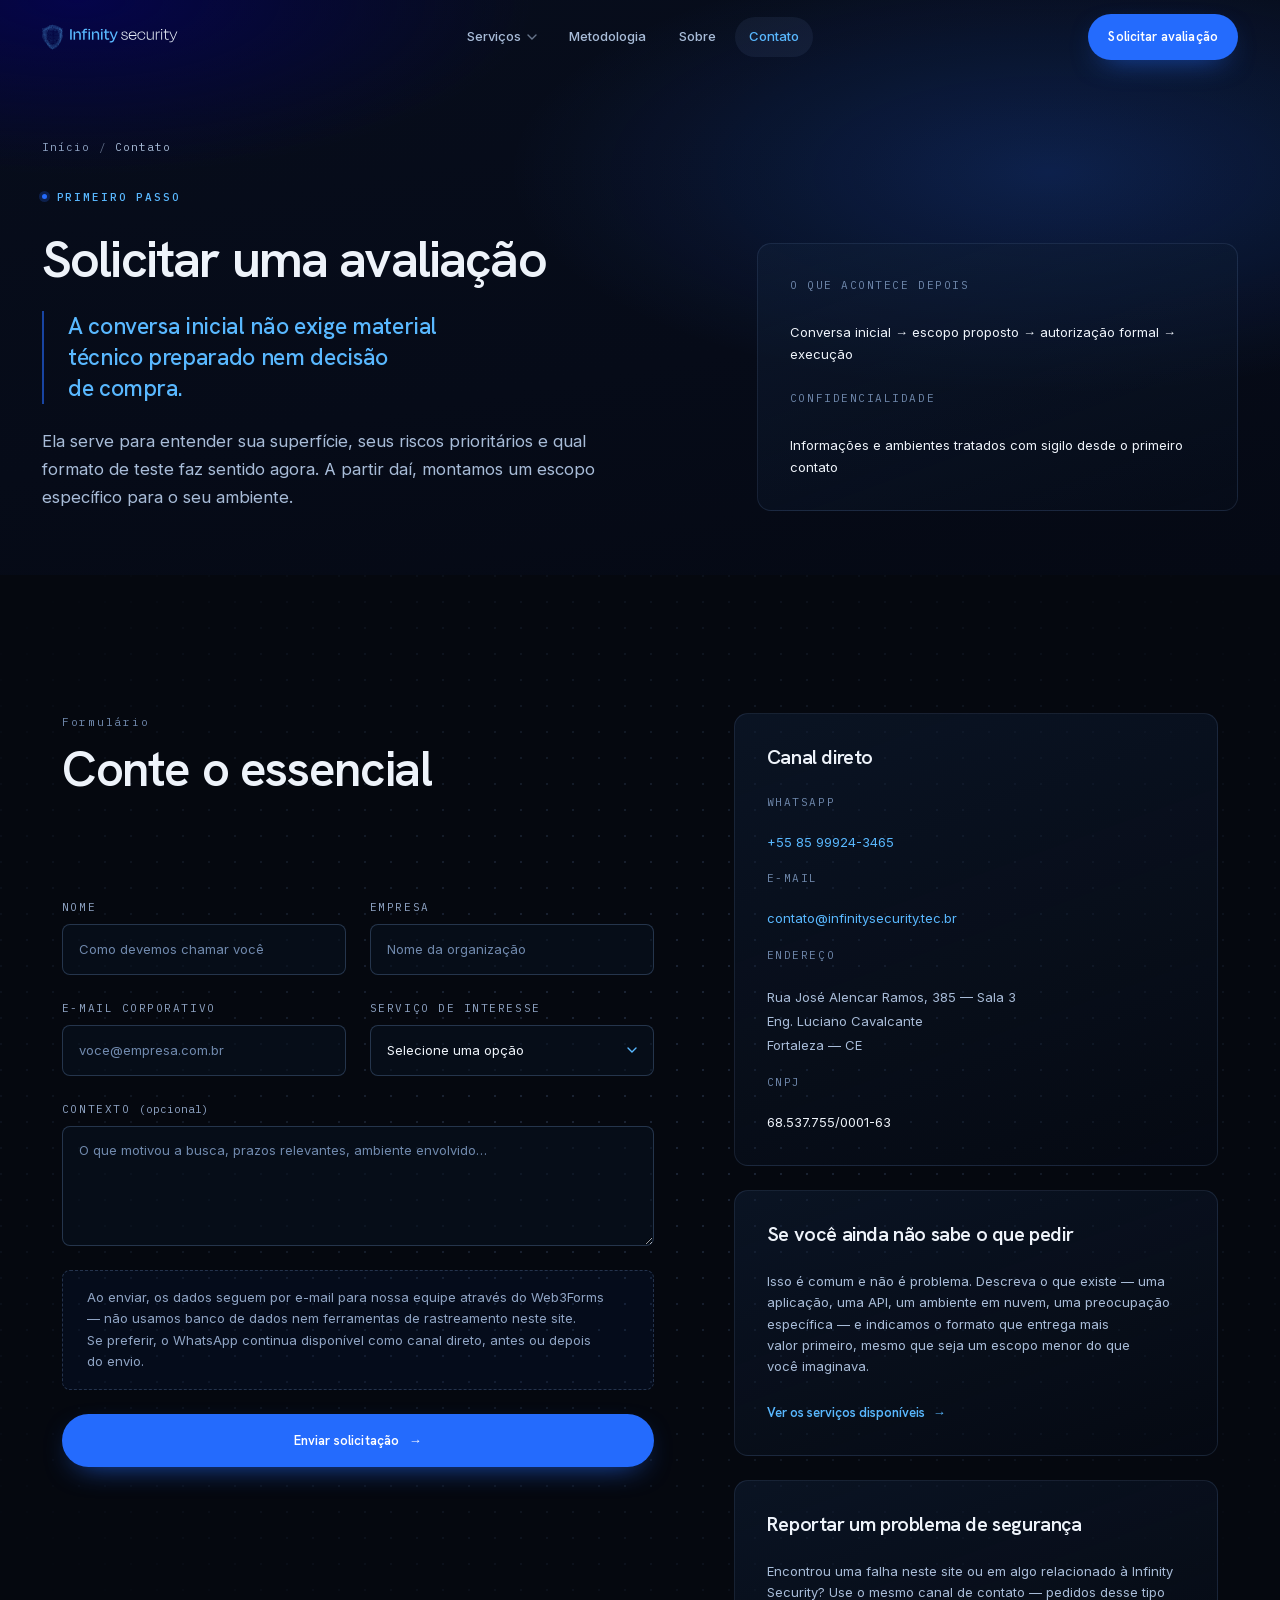
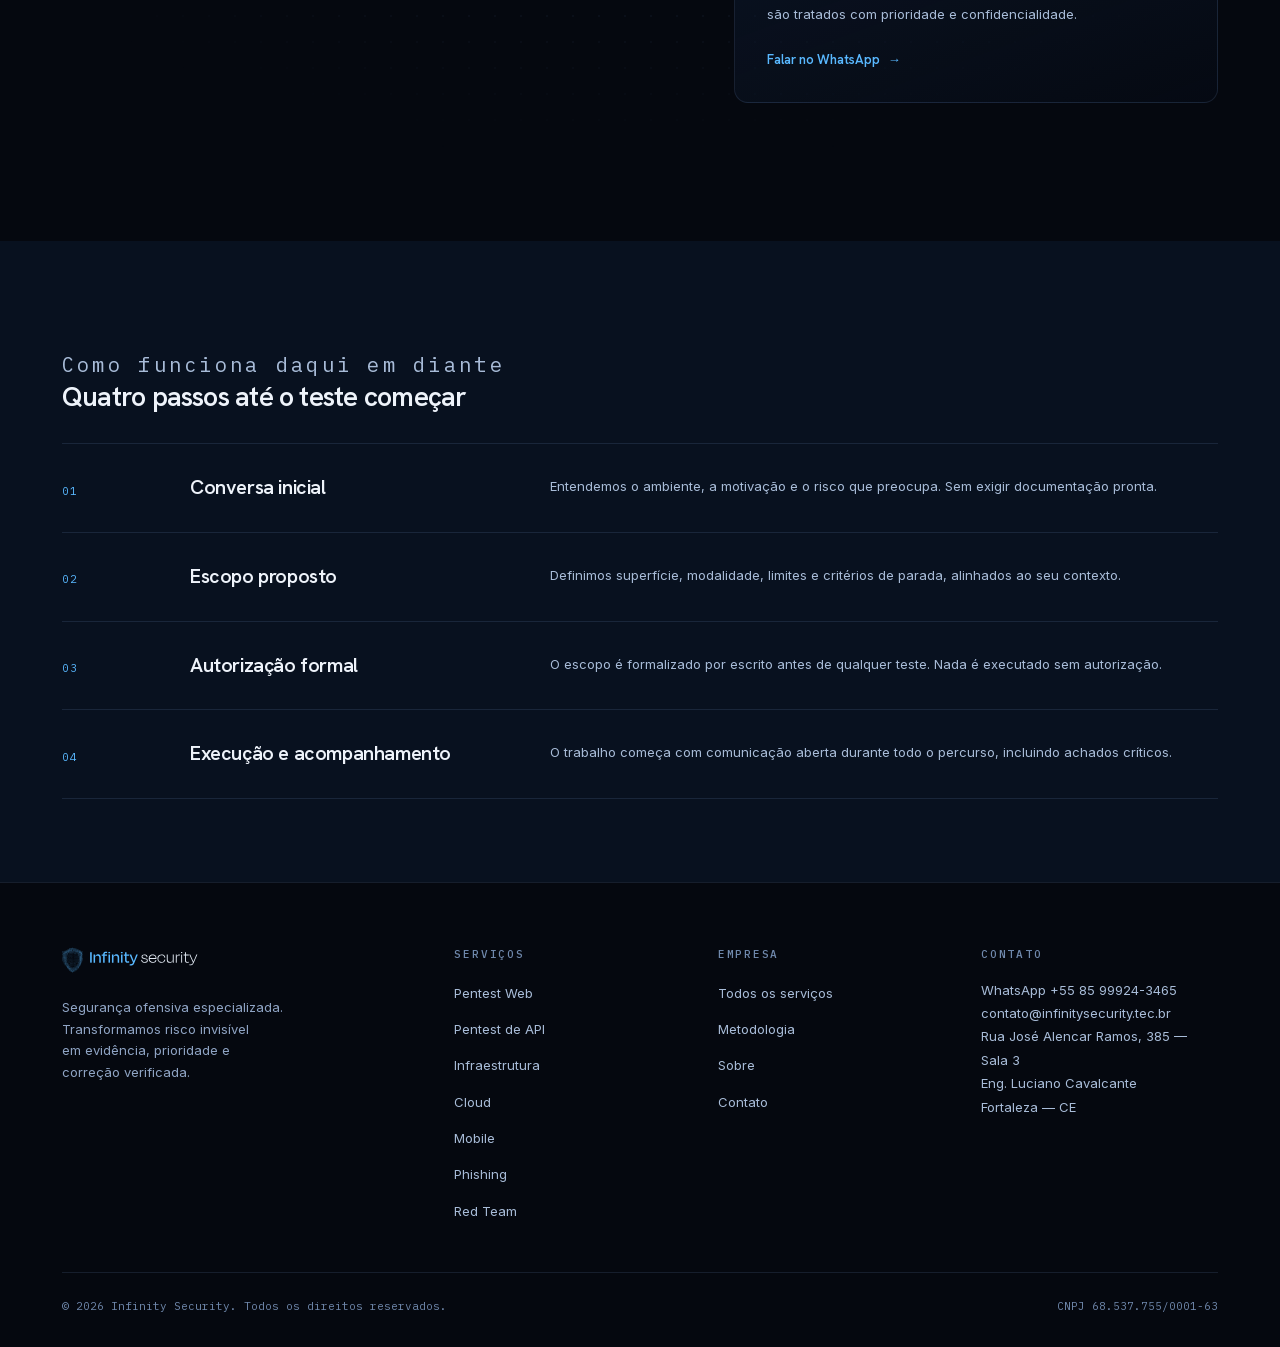
<file: contato.html>
<!DOCTYPE html>
<html lang="pt-BR" class="no-js">
<head>
<meta charset="utf-8">
<meta name="viewport" content="width=device-width, initial-scale=1">
<title>Contato | Infinity Security</title>
<meta name="description" content="Solicite uma avaliação de segurança ofensiva. Conversa inicial sem compromisso para entender sua superfície, seus riscos prioritários e o escopo adequado.">
<link rel="canonical" href="https://infinitysecurity.com.br/contato">
<meta name="theme-color" content="#08111f">
<meta name="robots" content="index, follow, max-image-preview:large">

<meta property="og:type" content="website">
<meta property="og:locale" content="pt_BR">
<meta property="og:site_name" content="Infinity Security">
<meta property="og:title" content="Contato | Infinity Security">
<meta property="og:description" content="Solicite uma avaliação de segurança ofensiva. Conversa inicial sem compromisso para entender sua superfície, seus riscos prioritários e o escopo adequado.">
<meta property="og:url" content="https://infinitysecurity.com.br/contato">
<meta property="og:image" content="https://infinitysecurity.com.br/assets/img/og-image.png">
<meta property="og:image:width" content="1200">
<meta property="og:image:height" content="630">
<meta name="twitter:card" content="summary_large_image">
<meta name="twitter:title" content="Contato | Infinity Security">
<meta name="twitter:description" content="Solicite uma avaliação de segurança ofensiva. Conversa inicial sem compromisso para entender sua superfície, seus riscos prioritários e o escopo adequado.">
<meta name="twitter:image" content="https://infinitysecurity.com.br/assets/img/og-image.png">

<link rel="icon" href="/assets/img/favicon.svg" type="image/svg+xml">
<link rel="apple-touch-icon" href="/assets/img/favicon.svg">

<link rel="preload" href="/assets/fonts/hanken-grotesk-600-latin.woff2" as="font" type="font/woff2" crossorigin>
<link rel="preload" href="/assets/fonts/inter-400-latin.woff2" as="font" type="font/woff2" crossorigin>
<link rel="stylesheet" href="/assets/fonts/fonts.css?v=80ab1713">
<link rel="stylesheet" href="/assets/css/style.css?v=c6e8a2bc">
<script>document.documentElement.classList.remove('no-js');</script>
<script type="application/ld+json">
{"@context":"https://schema.org","@type":"ContactPage","url":"https://infinitysecurity.com.br/contato",
"name":"Contato — Infinity Security",
"mainEntity":{"@type":"Organization","name":"Infinity Security","url":"https://infinitysecurity.com.br/",
"telephone":"+55-85-99924-3465","email":"contato@infinitysecurity.tec.br","taxID":"68.537.755/0001-63",
"address":{"@type":"PostalAddress","streetAddress":"Rua José Alencar Ramos, 385, Sala 3","addressLocality":"Fortaleza","addressRegion":"CE","addressCountry":"BR"},
"contactPoint":{"@type":"ContactPoint","contactType":"comercial","telephone":"+55-85-99924-3465","email":"contato@infinitysecurity.tec.br","availableLanguage":"pt-BR"}}}
</script>
</head>

<body>
<a class="skip-link" href="#conteudo">Ir para o conteúdo</a>

<header class="nav" data-nav>
  <div class="container container--wide nav__inner">
    <a class="nav__logo" href="/" aria-label="Infinity Security — página inicial">
      <img src="/assets/img/logo-lockup-dark.svg" alt="Infinity Security" width="136" height="26">
    </a>

    <nav aria-label="Principal">
      <ul class="nav__menu">
        <li class="nav__group">
          <a class="nav__link" href="/servicos">
            Serviços
            <svg class="nav__caret" width="10" height="6" viewBox="0 0 10 6" fill="none" aria-hidden="true"><path d="M1 1l4 4 4-4" stroke="currentColor" stroke-width="1.4" stroke-linecap="round"/></svg>
          </a>
          <div class="nav__panel">
            <ul class="nav__panel-grid">
              <li><a class="nav__panel-link" href="/servicos/pentest-web"><strong>Pentest Web</strong><span>Aplicações, portais e regras de negócio</span></a></li>
              <li><a class="nav__panel-link" href="/servicos/pentest-api"><strong>Pentest de API</strong><span>Integrações, autorização e fluxos críticos</span></a></li>
              <li><a class="nav__panel-link" href="/servicos/pentest-infraestrutura"><strong>Pentest de Infraestrutura</strong><span>Perímetro, redes internas e servidores</span></a></li>
              <li><a class="nav__panel-link" href="/servicos/pentest-cloud"><strong>Pentest Cloud</strong><span>AWS, Azure e GCP: identidade e configuração</span></a></li>
              <li><a class="nav__panel-link" href="/servicos/pentest-mobile"><strong>Pentest Mobile</strong><span>iOS e Android, análise estática e dinâmica</span></a></li>
              <li><a class="nav__panel-link" href="/servicos/phishing"><strong>Campanhas de Phishing</strong><span>Resiliência humana a engenharia social</span></a></li>
              <li><a class="nav__panel-link" href="/servicos/red-team"><strong>Operações de Red Team</strong><span>Pessoas, processos, tecnologia e detecção</span></a></li>
            </ul>
            <div class="nav__panel-foot">
              <span>07 superfícies cobertas</span>
              <a class="link-arrow" href="/servicos">Ver todos os serviços <span class="arw" aria-hidden="true">→</span></a>
            </div>
          </div>
        </li>
        <li><a class="nav__link" href="/metodologia">Metodologia</a></li>
        <li><a class="nav__link" href="/sobre">Sobre</a></li>
        <li><a class="nav__link" href="/contato" aria-current="page">Contato</a></li>
      </ul>
    </nav>

    <div class="nav__actions">
      <a class="btn" href="/contato">Solicitar avaliação</a>
      <button class="nav__toggle" type="button" data-nav-toggle aria-expanded="false" aria-controls="nav-drawer" aria-label="Abrir menu">
        <span></span><span></span><span></span>
      </button>
    </div>
  </div>
</header>

<div class="nav__drawer" id="nav-drawer" data-nav-drawer>
  <nav aria-label="Menu mobile">
    <ul class="nav__drawer-main">
      <li>
        <a href="/servicos">Serviços <span aria-hidden="true">→</span></a>
        <ul class="nav__drawer-sub">
          <li><a href="/servicos/pentest-web">Pentest Web</a></li>
          <li><a href="/servicos/pentest-api">Pentest de API</a></li>
          <li><a href="/servicos/pentest-infraestrutura">Pentest de Infraestrutura</a></li>
          <li><a href="/servicos/pentest-cloud">Pentest Cloud</a></li>
          <li><a href="/servicos/pentest-mobile">Pentest Mobile</a></li>
          <li><a href="/servicos/phishing">Campanhas de Phishing</a></li>
          <li><a href="/servicos/red-team">Operações de Red Team</a></li>
        </ul>
      </li>
      <li><a href="/metodologia">Metodologia <span aria-hidden="true">→</span></a></li>
      <li><a href="/sobre">Sobre <span aria-hidden="true">→</span></a></li>
      <li><a href="/contato">Contato <span aria-hidden="true">→</span></a></li>
    </ul>
    <a class="btn" href="/contato">Solicitar avaliação</a>
    <p class="nav__drawer-meta">
      WhatsApp +55 85 99924-3465<br>
      Fortaleza — CE
    </p>
  </nav>
</div>

<main id="conteudo">

<section class="page-hero">
  <div class="container container--wide">
    <nav class="crumbs" aria-label="Trilha de navegação"><ol><li><a href="/">Início</a></li><li aria-current="page">Contato</li></ol></nav><script type="application/ld+json">{"@context":"https://schema.org","@type":"BreadcrumbList","itemListElement":[{"@type":"ListItem","position":1,"name":"Início","item":"https://infinitysecurity.com.br/"}, {"@type":"ListItem","position":2,"name":"Contato"}]}</script>
    <div class="page-hero__grid">
      <div>
        <p class="eyebrow enter">Primeiro passo</p>
        <h1 class="enter" style="--reveal-delay:60ms">Solicitar uma avaliação</h1>
        <p class="page-hero__q enter" style="--reveal-delay:110ms">
          A conversa inicial não exige material técnico preparado nem decisão de compra.
        </p>
        <p class="page-hero__lead enter" style="--reveal-delay:170ms">
          Ela serve para entender sua superfície, seus riscos prioritários e qual formato de teste
          faz sentido agora. A partir daí, montamos um escopo específico para o seu ambiente.
        </p>
      </div>
      <aside class="page-hero__aside enter" style="--reveal-delay:280ms">
        <dl>
          <dt>O que acontece depois</dt><dd>Conversa inicial → escopo proposto → autorização formal → execução</dd>
          <dt>Confidencialidade</dt><dd>Informações e ambientes tratados com sigilo desde o primeiro contato</dd>
        </dl>
      </aside>
    </div>
  </div>
</section>

<section class="section theme-ink dotfield" aria-labelledby="h-form">
  <div class="container">
    <div class="contact-grid">

      <div>
        <p class="chapter-index reveal">Formulário</p>
        <h2 id="h-form" class="reveal" style="--reveal-delay:60ms;margin-top:var(--sp-3)">Conte o essencial</h2>
        <p class="reveal" style="--reveal-delay:120ms;margin-top:var(--sp-4);color:var(--text-mid)">
          Basta o suficiente para entendermos o contexto. Detalhes técnicos ficam para a conversa.
        </p>

        <form class="form reveal" style="--reveal-delay:180ms;margin-top:var(--sp-6)"
              data-wa-form data-wa-phone="5585999243465"
              data-web3forms-key="cb518168-0c4d-49bd-a2ad-0e56caae36a8"
              method="post" novalidate>

          <noscript>
            <p class="form__note" style="border-style:solid">
              O envio deste formulário depende de JavaScript, que está desativado no seu navegador.
              Fale com a gente pelo WhatsApp <strong>+55 85 99924-3465</strong> ou pelo e-mail
              <strong>contato@infinitysecurity.tec.br</strong>.
            </p>
          </noscript>
          <input type="text" name="botcheck" class="hp-field" tabindex="-1" autocomplete="off" aria-hidden="true">

          <div class="form__fields" data-form-fields>
          <div class="form__row">
            <div class="field">
              <label for="f-nome">Nome</label>
              <input id="f-nome" name="nome" type="text" required maxlength="120" autocomplete="name" placeholder="Como devemos chamar você">
            </div>
            <div class="field">
              <label for="f-empresa">Empresa</label>
              <input id="f-empresa" name="empresa" type="text" required maxlength="120" autocomplete="organization" placeholder="Nome da organização">
            </div>
          </div>

          <div class="form__row">
            <div class="field">
              <label for="f-email">E-mail corporativo</label>
              <input id="f-email" name="email" type="email" required maxlength="180" autocomplete="email" placeholder="voce@empresa.com.br">
            </div>
            <div class="field">
              <label for="f-servico">Serviço de interesse</label>
              <select id="f-servico" name="servico" required>
                <option value="">Selecione uma opção</option>
                <option value="Pentest Web">Pentest Web</option><option value="Pentest de API">Pentest de API</option><option value="Pentest de Infraestrutura">Pentest de Infraestrutura</option><option value="Pentest Cloud">Pentest Cloud</option><option value="Pentest Mobile">Pentest Mobile</option><option value="Campanhas de Phishing">Campanhas de Phishing</option><option value="Operações de Red Team">Operações de Red Team</option>
                <option value="Ainda não sei — preciso de orientação">Ainda não sei — preciso de orientação</option>
              </select>
            </div>
          </div>

          <div class="field">
            <label for="f-mensagem">Contexto <span style="text-transform:none;letter-spacing:0">(opcional)</span></label>
            <textarea id="f-mensagem" name="mensagem" maxlength="2000" placeholder="O que motivou a busca, prazos relevantes, ambiente envolvido…"></textarea>
          </div>

          <p class="form__note">
            Ao enviar, os dados seguem por e-mail para nossa equipe através do Web3Forms — não usamos
            banco de dados nem ferramentas de rastreamento neste site. Se preferir, o WhatsApp continua
            disponível como canal direto, antes ou depois do envio.
          </p>

          <button class="btn" type="submit" data-form-submit>
            <span class="btn__label">Enviar solicitação</span>
            <span class="arw" aria-hidden="true">→</span>
            <span class="btn__spinner" aria-hidden="true"></span>
          </button>
          </div><!-- /.form__fields -->

          <div class="form__result" data-form-result hidden role="status" aria-live="polite">
            <span class="form__result-icon" aria-hidden="true">
              <svg viewBox="0 0 32 32" fill="none" xmlns="http://www.w3.org/2000/svg">
                <circle class="frs-ring" cx="16" cy="16" r="14" stroke="currentColor" stroke-width="1.5"/>
                <path class="frs-mark frs-check" d="M10 16.5l4 4 8-8.5" stroke="currentColor" stroke-width="2"
                      stroke-linecap="round" stroke-linejoin="round"/>
                <path class="frs-mark frs-alert" d="M16 9.5v8M16 22.2v.3" stroke="currentColor" stroke-width="2"
                      stroke-linecap="round"/>
              </svg>
            </span>
            <div class="form__result-body">
              <p class="form__result-title" data-form-result-title></p>
              <p class="form__result-text" data-form-result-text></p>
              <a class="btn" data-form-result-cta href="https://wa.me/5585999243465" rel="noopener">Falar no WhatsApp agora <span class="arw" aria-hidden="true">→</span></a>
            </div>
          </div>
        </form>
      </div>

      <div style="display:grid;gap:var(--sp-5)">
        <div class="contact-card reveal">
          <h3>Canal direto</h3>
          <dl>
            <dt>WhatsApp</dt>
            <dd><a href="https://wa.me/5585999243465" rel="noopener">+55 85 99924-3465</a></dd>
            <dt>E-mail</dt>
            <dd><a href="mailto:contato@infinitysecurity.tec.br">contato@infinitysecurity.tec.br</a></dd>
            <dt>Endereço</dt>
            <dd>
              <address>
                Rua José Alencar Ramos, 385 — Sala 3<br>
                Eng. Luciano Cavalcante<br>
                Fortaleza — CE
              </address>
            </dd>
            <dt>CNPJ</dt>
            <dd>68.537.755/0001-63</dd>
          </dl>
        </div>

        <div class="contact-card reveal" style="--reveal-delay:80ms">
          <h3>Se você ainda não sabe o que pedir</h3>
          <p style="font-size:var(--fs-small);color:var(--text-mid)">
            Isso é comum e não é problema. Descreva o que existe — uma aplicação, uma API, um ambiente
            em nuvem, uma preocupação específica — e indicamos o formato que entrega mais valor
            primeiro, mesmo que seja um escopo menor do que você imaginava.
          </p>
          <a class="link-arrow" href="/servicos">Ver os serviços disponíveis <span aria-hidden="true">→</span></a>
        </div>

        <div class="contact-card reveal" style="--reveal-delay:160ms">
          <h3>Reportar um problema de segurança</h3>
          <p style="font-size:var(--fs-small);color:var(--text-mid)">
            Encontrou uma falha neste site ou em algo relacionado à Infinity Security? Use o mesmo
            canal de contato — pedidos desse tipo são tratados com prioridade e confidencialidade.
          </p>
          <a class="link-arrow" href="https://wa.me/5585999243465" rel="noopener">Falar no WhatsApp <span aria-hidden="true">→</span></a>
        </div>
      </div>

    </div>
  </div>
</section>

<section class="section section--tight theme-dark" aria-labelledby="h-proximo">
  <div class="container">
    <div class="section-head">
      <p class="chapter-index reveal">Como funciona daqui em diante</p>
      <h2 id="h-proximo" class="reveal" style="--reveal-delay:60ms;font-size:var(--fs-h3)">Quatro passos até o teste começar</h2>
    </div>
    <ol class="stack-list reveal" style="--reveal-delay:120ms;margin-top:var(--sp-6)">
      <li><span class="n">01</span><h3>Conversa inicial</h3><p>Entendemos o ambiente, a motivação e o risco que preocupa. Sem exigir documentação pronta.</p></li>
      <li><span class="n">02</span><h3>Escopo proposto</h3><p>Definimos superfície, modalidade, limites e critérios de parada, alinhados ao seu contexto.</p></li>
      <li><span class="n">03</span><h3>Autorização formal</h3><p>O escopo é formalizado por escrito antes de qualquer teste. Nada é executado sem autorização.</p></li>
      <li><span class="n">04</span><h3>Execução e acompanhamento</h3><p>O trabalho começa com comunicação aberta durante todo o percurso, incluindo achados críticos.</p></li>
    </ol>
  </div>
</section>

</main>

<footer class="footer">
  <div class="container">
    <div class="footer__grid">
      <div class="footer__brand">
        <img src="/assets/img/logo-lockup-dark.svg" alt="Infinity Security" width="136" height="26">
        <p>Segurança ofensiva especializada. Transformamos risco invisível em evidência, prioridade e correção verificada.</p>
      </div>

      <div>
        <h2 class="footer__h">Serviços</h2>
        <ul>
          <li><a href="/servicos/pentest-web">Pentest Web</a></li>
          <li><a href="/servicos/pentest-api">Pentest de API</a></li>
          <li><a href="/servicos/pentest-infraestrutura">Infraestrutura</a></li>
          <li><a href="/servicos/pentest-cloud">Cloud</a></li>
          <li><a href="/servicos/pentest-mobile">Mobile</a></li>
          <li><a href="/servicos/phishing">Phishing</a></li>
          <li><a href="/servicos/red-team">Red Team</a></li>
        </ul>
      </div>

      <div>
        <h2 class="footer__h">Empresa</h2>
        <ul>
          <li><a href="/servicos">Todos os serviços</a></li>
          <li><a href="/metodologia">Metodologia</a></li>
          <li><a href="/sobre">Sobre</a></li>
          <li><a href="/contato">Contato</a></li>
        </ul>
      </div>

      <div>
        <h2 class="footer__h">Contato</h2>
        <address>
          <a href="https://wa.me/5585999243465" rel="noopener">WhatsApp +55 85 99924-3465</a><br>
          <a href="mailto:contato@infinitysecurity.tec.br">contato@infinitysecurity.tec.br</a><br>
          Rua José Alencar Ramos, 385 — Sala 3<br>
          Eng. Luciano Cavalcante<br>
          Fortaleza — CE
        </address>
      </div>
    </div>

    <div class="footer__bottom">
      <span>© <span data-year>2026</span> Infinity Security. Todos os direitos reservados.</span>
      <span>CNPJ 68.537.755/0001-63</span>
    </div>
  </div>
</footer>

<script src="/assets/js/main.js?v=118ad06f" defer></script>
</body>
</html>
</file>
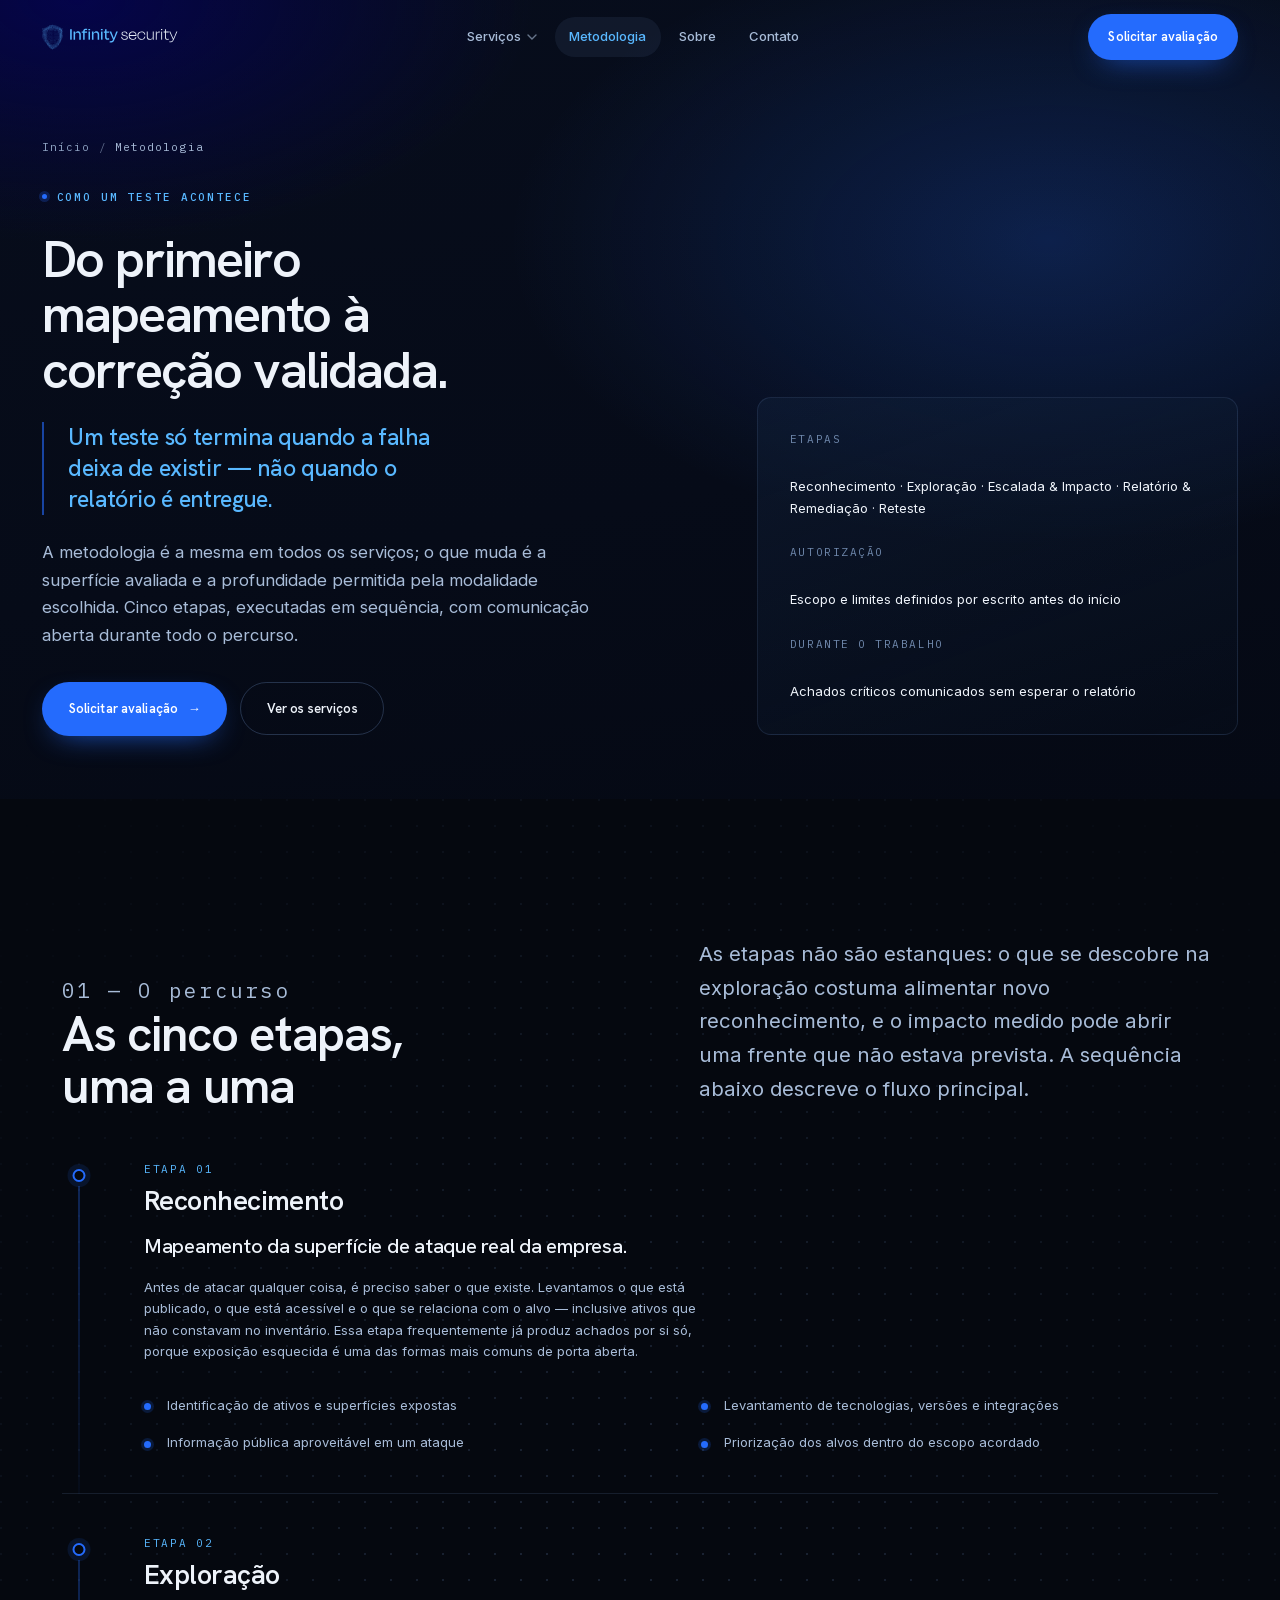
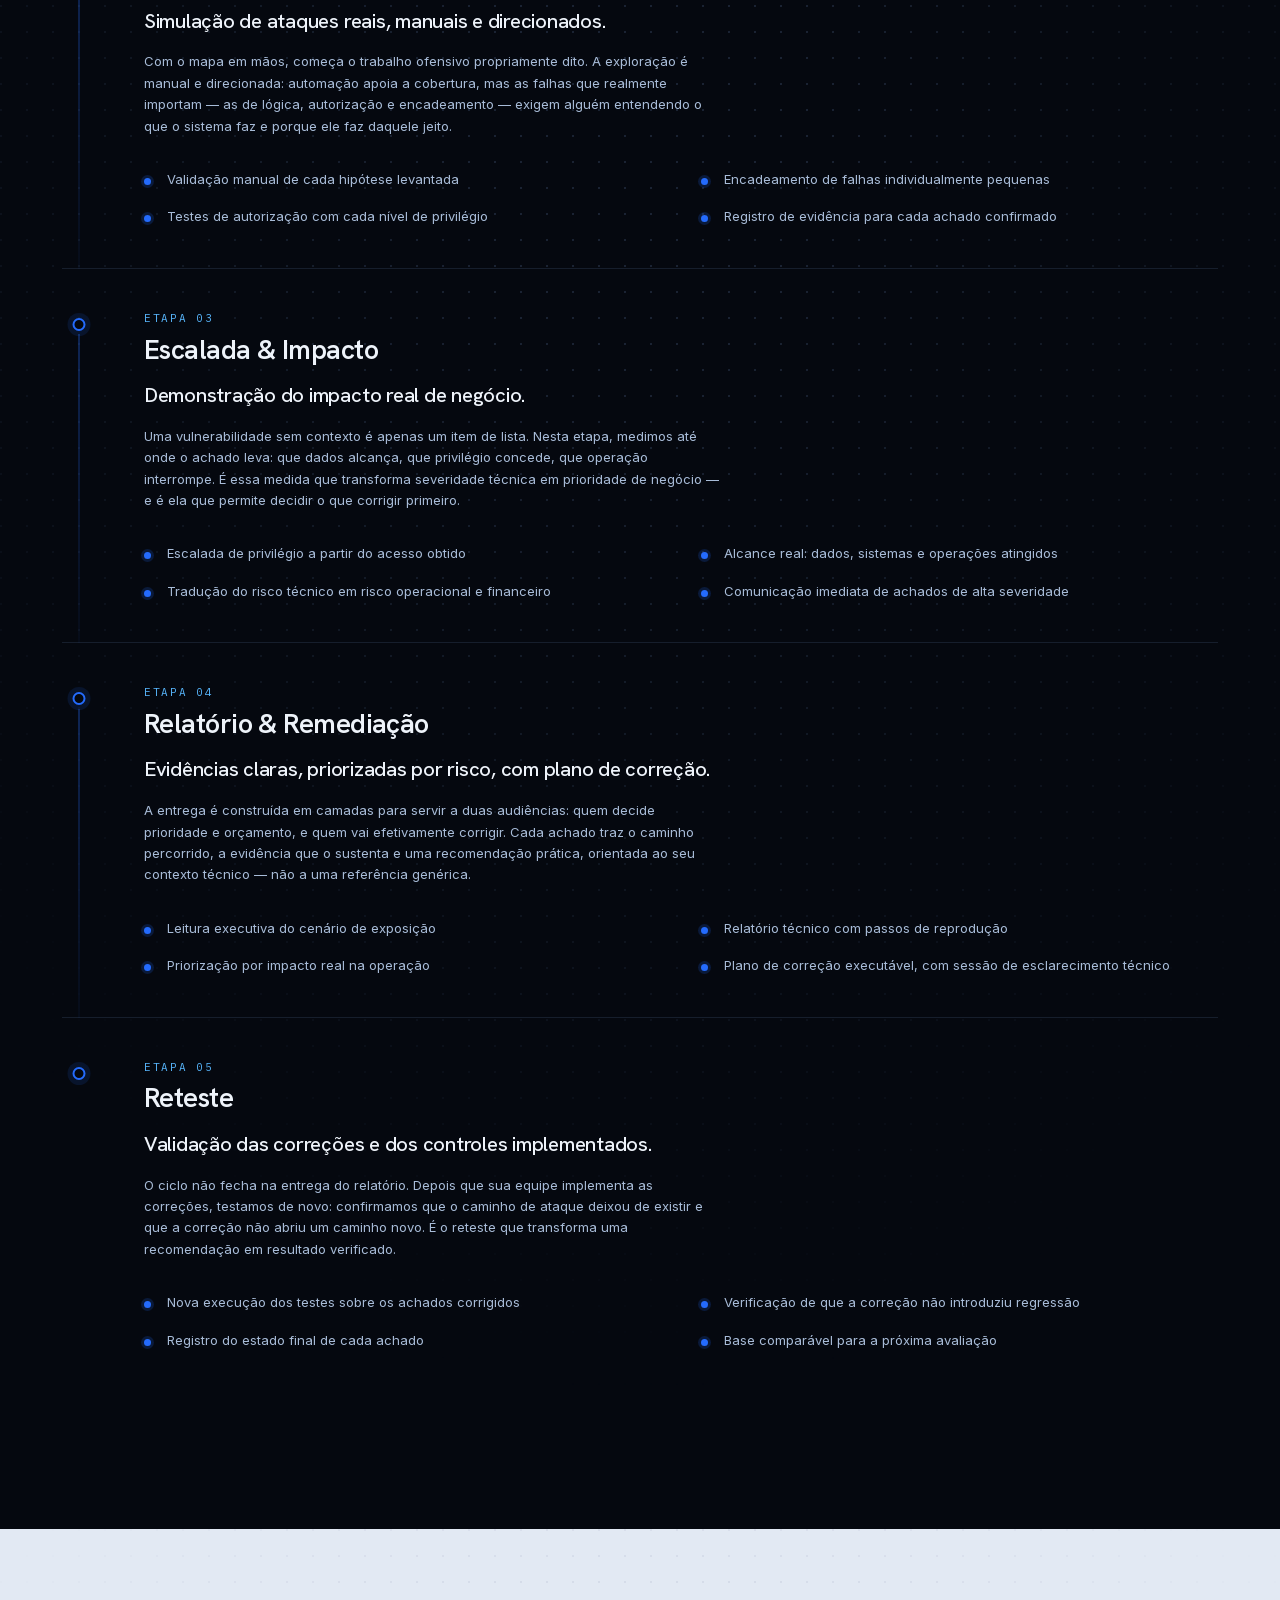
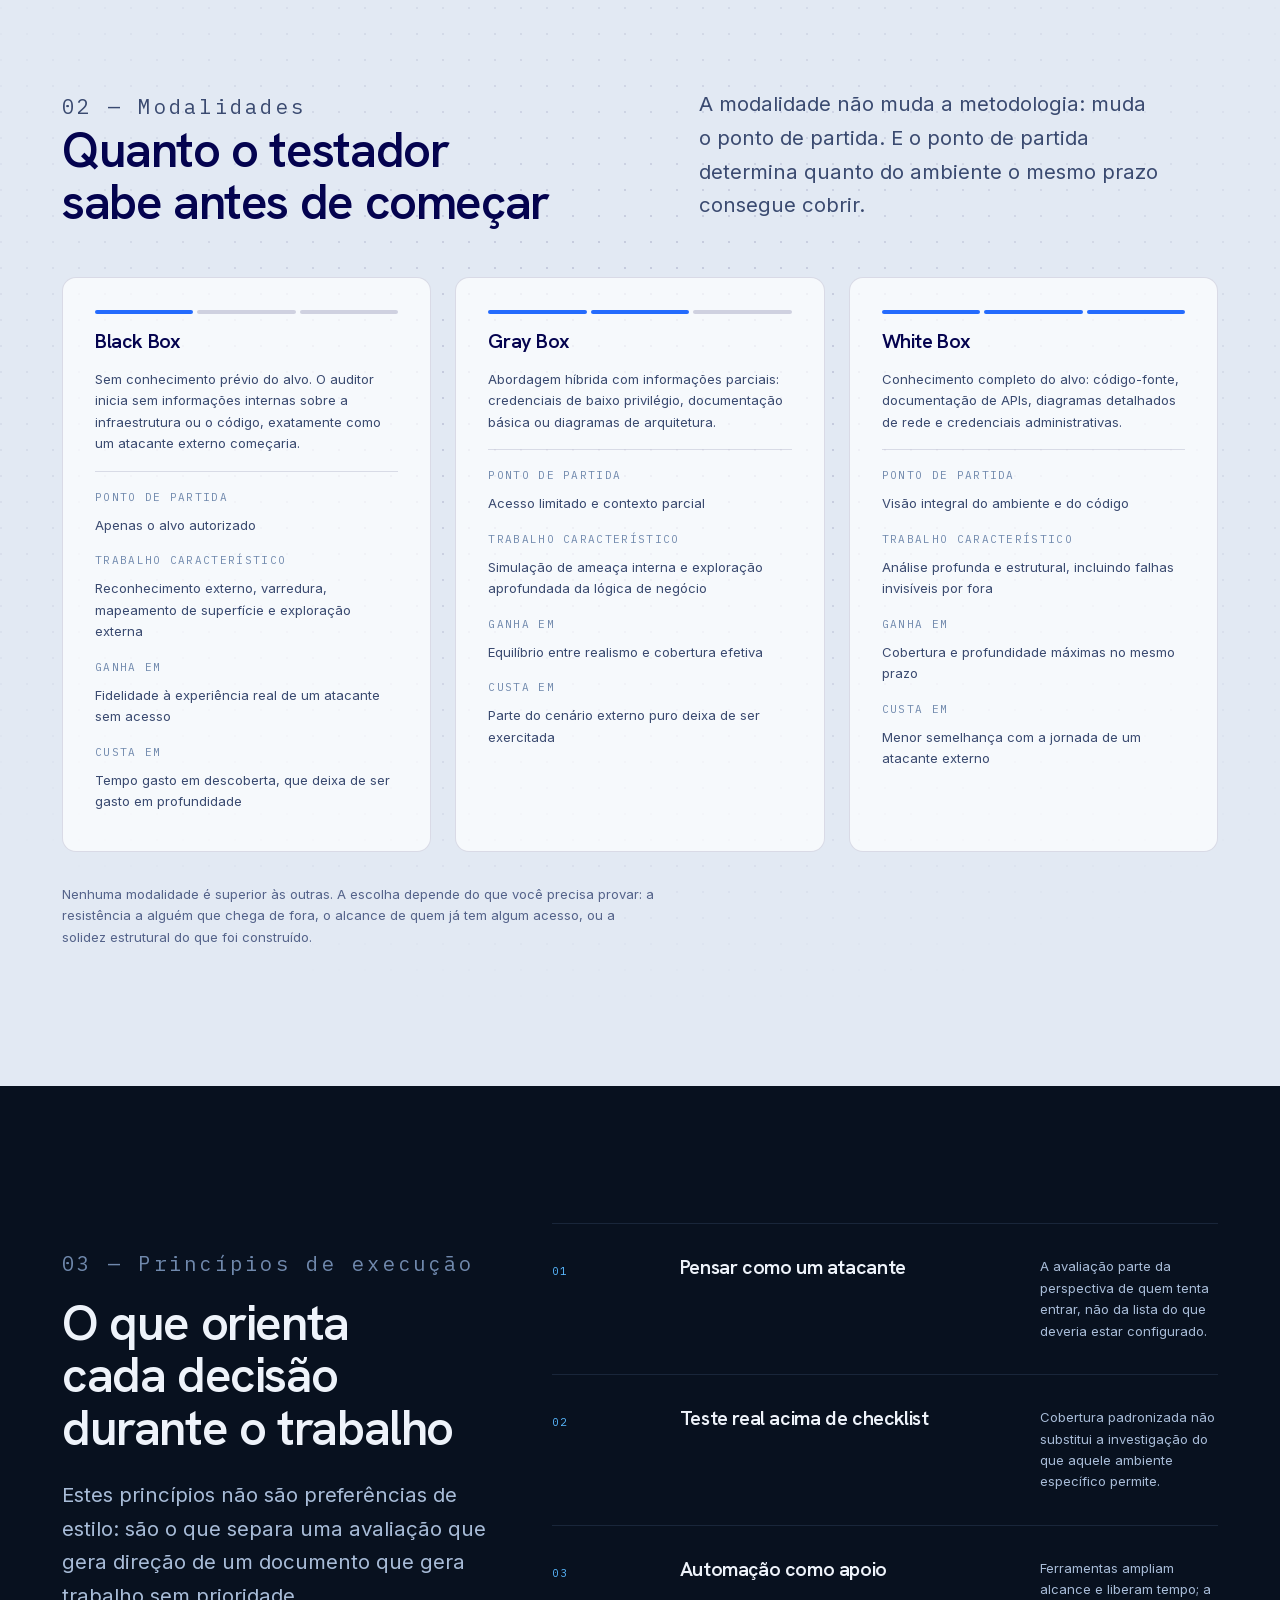
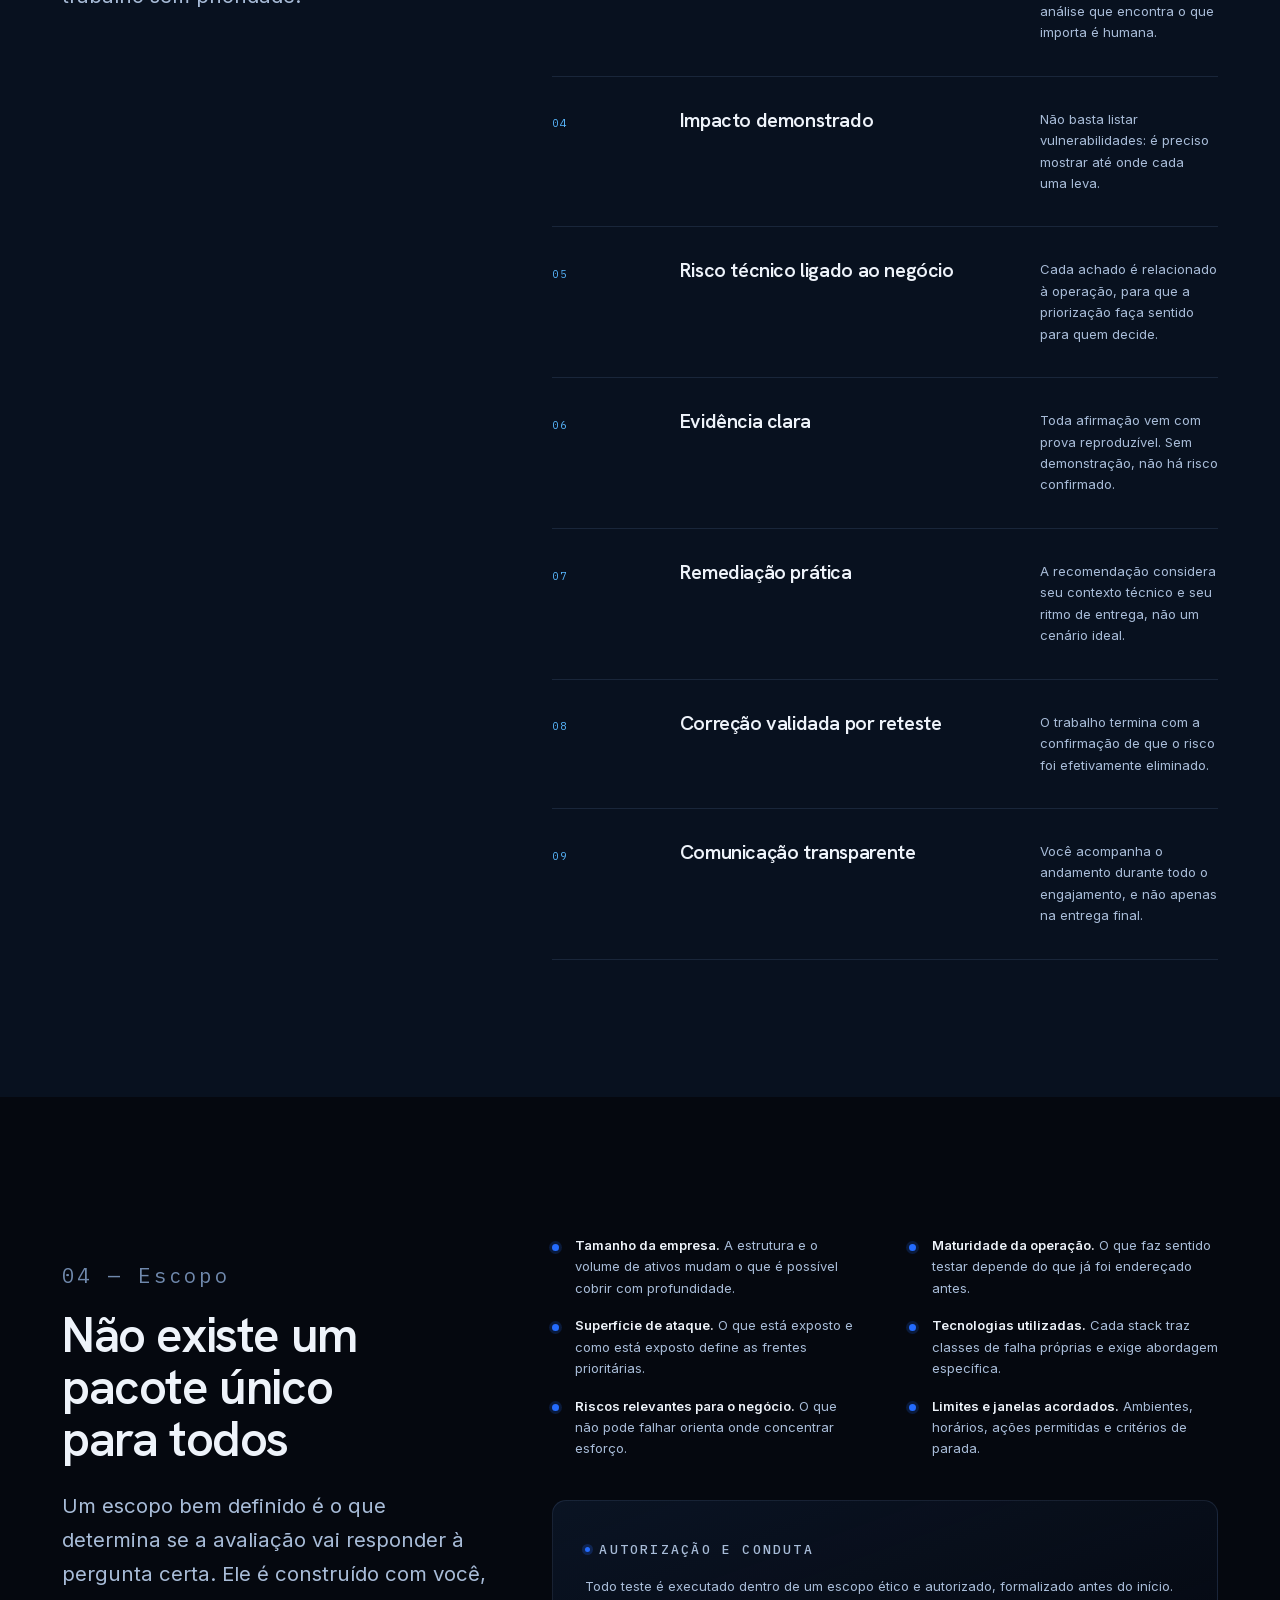
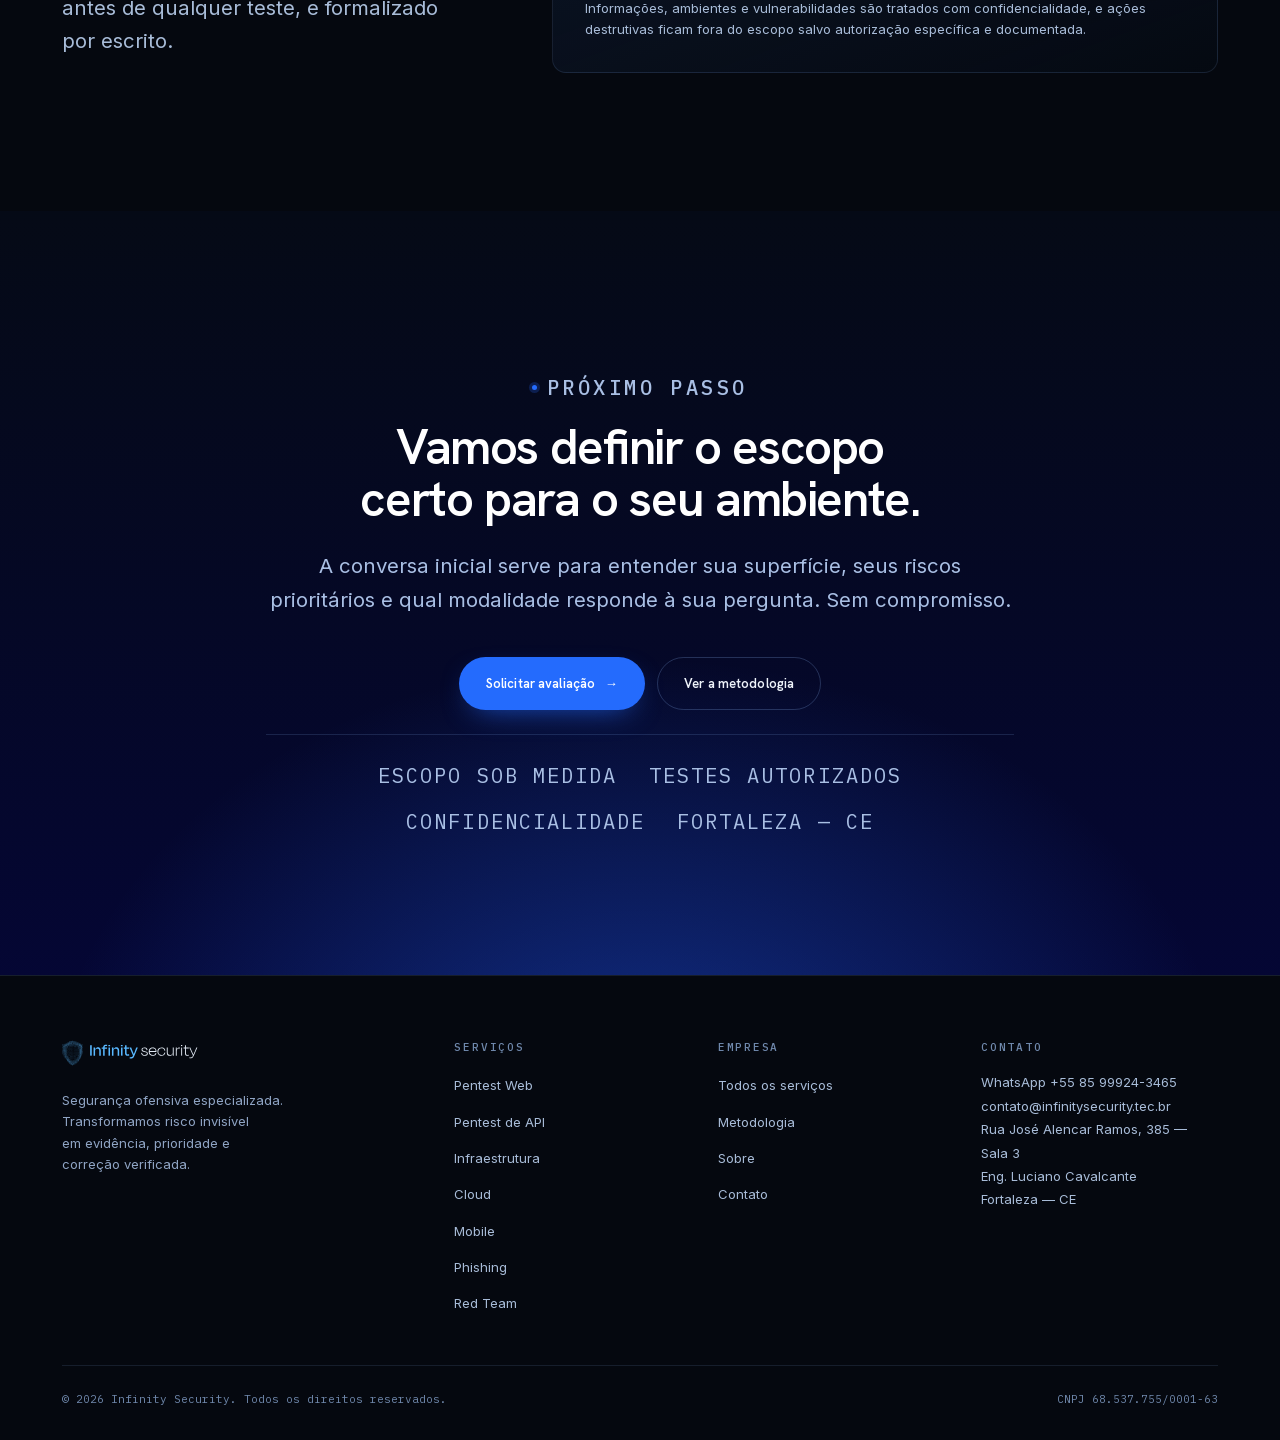
<file: metodologia.html>
<!DOCTYPE html>
<html lang="pt-BR" class="no-js">
<head>
<meta charset="utf-8">
<meta name="viewport" content="width=device-width, initial-scale=1">
<title>Metodologia de Pentest | Infinity Security</title>
<meta name="description" content="As cinco etapas de uma avaliação ofensiva — reconhecimento, exploração, escalada e impacto, relatório e remediação, e reteste — além das modalidades Black, Gray e White Box.">
<link rel="canonical" href="https://infinitysecurity.com.br/metodologia">
<meta name="theme-color" content="#08111f">
<meta name="robots" content="index, follow, max-image-preview:large">

<meta property="og:type" content="website">
<meta property="og:locale" content="pt_BR">
<meta property="og:site_name" content="Infinity Security">
<meta property="og:title" content="Metodologia de Pentest | Infinity Security">
<meta property="og:description" content="As cinco etapas de uma avaliação ofensiva — reconhecimento, exploração, escalada e impacto, relatório e remediação, e reteste — além das modalidades Black, Gray e White Box.">
<meta property="og:url" content="https://infinitysecurity.com.br/metodologia">
<meta property="og:image" content="https://infinitysecurity.com.br/assets/img/og-image.png">
<meta property="og:image:width" content="1200">
<meta property="og:image:height" content="630">
<meta name="twitter:card" content="summary_large_image">
<meta name="twitter:title" content="Metodologia de Pentest | Infinity Security">
<meta name="twitter:description" content="As cinco etapas de uma avaliação ofensiva — reconhecimento, exploração, escalada e impacto, relatório e remediação, e reteste — além das modalidades Black, Gray e White Box.">
<meta name="twitter:image" content="https://infinitysecurity.com.br/assets/img/og-image.png">

<link rel="icon" href="/assets/img/favicon.svg" type="image/svg+xml">
<link rel="apple-touch-icon" href="/assets/img/favicon.svg">

<link rel="preload" href="/assets/fonts/hanken-grotesk-600-latin.woff2" as="font" type="font/woff2" crossorigin>
<link rel="preload" href="/assets/fonts/inter-400-latin.woff2" as="font" type="font/woff2" crossorigin>
<link rel="stylesheet" href="/assets/fonts/fonts.css?v=80ab1713">
<link rel="stylesheet" href="/assets/css/style.css?v=c6e8a2bc">
<script>document.documentElement.classList.remove('no-js');</script>
<script type="application/ld+json">
{"@context":"https://schema.org","@type":"HowTo",
"name":"Metodologia de teste de intrusão da Infinity Security",
"description":"As cinco etapas de uma avaliação ofensiva: reconhecimento, exploração, escalada e impacto, relatório e remediação, e reteste.",
"url":"https://infinitysecurity.com.br/metodologia",
"step":[{"@type":"HowToStep","position":1,"name":"Reconhecimento","text":"Mapeamento da superfície de ataque real da empresa."}, {"@type":"HowToStep","position":2,"name":"Exploração","text":"Simulação de ataques reais, manuais e direcionados."}, {"@type":"HowToStep","position":3,"name":"Escalada & Impacto","text":"Demonstração do impacto real de negócio."}, {"@type":"HowToStep","position":4,"name":"Relatório & Remediação","text":"Evidências claras, priorizadas por risco, com plano de correção."}, {"@type":"HowToStep","position":5,"name":"Reteste","text":"Validação das correções e dos controles implementados."}]}
</script>
</head>

<body>
<a class="skip-link" href="#conteudo">Ir para o conteúdo</a>

<header class="nav" data-nav>
  <div class="container container--wide nav__inner">
    <a class="nav__logo" href="/" aria-label="Infinity Security — página inicial">
      <img src="/assets/img/logo-lockup-dark.svg" alt="Infinity Security" width="136" height="26">
    </a>

    <nav aria-label="Principal">
      <ul class="nav__menu">
        <li class="nav__group">
          <a class="nav__link" href="/servicos">
            Serviços
            <svg class="nav__caret" width="10" height="6" viewBox="0 0 10 6" fill="none" aria-hidden="true"><path d="M1 1l4 4 4-4" stroke="currentColor" stroke-width="1.4" stroke-linecap="round"/></svg>
          </a>
          <div class="nav__panel">
            <ul class="nav__panel-grid">
              <li><a class="nav__panel-link" href="/servicos/pentest-web"><strong>Pentest Web</strong><span>Aplicações, portais e regras de negócio</span></a></li>
              <li><a class="nav__panel-link" href="/servicos/pentest-api"><strong>Pentest de API</strong><span>Integrações, autorização e fluxos críticos</span></a></li>
              <li><a class="nav__panel-link" href="/servicos/pentest-infraestrutura"><strong>Pentest de Infraestrutura</strong><span>Perímetro, redes internas e servidores</span></a></li>
              <li><a class="nav__panel-link" href="/servicos/pentest-cloud"><strong>Pentest Cloud</strong><span>AWS, Azure e GCP: identidade e configuração</span></a></li>
              <li><a class="nav__panel-link" href="/servicos/pentest-mobile"><strong>Pentest Mobile</strong><span>iOS e Android, análise estática e dinâmica</span></a></li>
              <li><a class="nav__panel-link" href="/servicos/phishing"><strong>Campanhas de Phishing</strong><span>Resiliência humana a engenharia social</span></a></li>
              <li><a class="nav__panel-link" href="/servicos/red-team"><strong>Operações de Red Team</strong><span>Pessoas, processos, tecnologia e detecção</span></a></li>
            </ul>
            <div class="nav__panel-foot">
              <span>07 superfícies cobertas</span>
              <a class="link-arrow" href="/servicos">Ver todos os serviços <span class="arw" aria-hidden="true">→</span></a>
            </div>
          </div>
        </li>
        <li><a class="nav__link" href="/metodologia" aria-current="page">Metodologia</a></li>
        <li><a class="nav__link" href="/sobre">Sobre</a></li>
        <li><a class="nav__link" href="/contato">Contato</a></li>
      </ul>
    </nav>

    <div class="nav__actions">
      <a class="btn" href="/contato">Solicitar avaliação</a>
      <button class="nav__toggle" type="button" data-nav-toggle aria-expanded="false" aria-controls="nav-drawer" aria-label="Abrir menu">
        <span></span><span></span><span></span>
      </button>
    </div>
  </div>
</header>

<div class="nav__drawer" id="nav-drawer" data-nav-drawer>
  <nav aria-label="Menu mobile">
    <ul class="nav__drawer-main">
      <li>
        <a href="/servicos">Serviços <span aria-hidden="true">→</span></a>
        <ul class="nav__drawer-sub">
          <li><a href="/servicos/pentest-web">Pentest Web</a></li>
          <li><a href="/servicos/pentest-api">Pentest de API</a></li>
          <li><a href="/servicos/pentest-infraestrutura">Pentest de Infraestrutura</a></li>
          <li><a href="/servicos/pentest-cloud">Pentest Cloud</a></li>
          <li><a href="/servicos/pentest-mobile">Pentest Mobile</a></li>
          <li><a href="/servicos/phishing">Campanhas de Phishing</a></li>
          <li><a href="/servicos/red-team">Operações de Red Team</a></li>
        </ul>
      </li>
      <li><a href="/metodologia">Metodologia <span aria-hidden="true">→</span></a></li>
      <li><a href="/sobre">Sobre <span aria-hidden="true">→</span></a></li>
      <li><a href="/contato">Contato <span aria-hidden="true">→</span></a></li>
    </ul>
    <a class="btn" href="/contato">Solicitar avaliação</a>
    <p class="nav__drawer-meta">
      WhatsApp +55 85 99924-3465<br>
      Fortaleza — CE
    </p>
  </nav>
</div>

<main id="conteudo">

<section class="page-hero">
  <div class="container container--wide">
    <nav class="crumbs" aria-label="Trilha de navegação"><ol><li><a href="/">Início</a></li><li aria-current="page">Metodologia</li></ol></nav><script type="application/ld+json">{"@context":"https://schema.org","@type":"BreadcrumbList","itemListElement":[{"@type":"ListItem","position":1,"name":"Início","item":"https://infinitysecurity.com.br/"}, {"@type":"ListItem","position":2,"name":"Metodologia"}]}</script>
    <div class="page-hero__grid">
      <div>
        <p class="eyebrow enter">Como um teste acontece</p>
        <h1 class="enter" style="--reveal-delay:60ms">Do primeiro mapeamento à correção validada.</h1>
        <p class="page-hero__q enter" style="--reveal-delay:110ms">
          Um teste só termina quando a falha deixa de existir — não quando o relatório é entregue.
        </p>
        <p class="page-hero__lead enter" style="--reveal-delay:170ms">
          A metodologia é a mesma em todos os serviços; o que muda é a superfície avaliada e a
          profundidade permitida pela modalidade escolhida. Cinco etapas, executadas em sequência,
          com comunicação aberta durante todo o percurso.
        </p>
        <div class="page-hero__cta enter" style="--reveal-delay:210ms">
          <a class="btn" href="/contato">Solicitar avaliação <span class="arw" aria-hidden="true">→</span></a>
          <a class="btn btn--ghost" href="/servicos">Ver os serviços</a>
        </div>
      </div>
      <aside class="page-hero__aside enter" style="--reveal-delay:280ms">
        <dl>
          <dt>Etapas</dt><dd>Reconhecimento · Exploração · Escalada &amp; Impacto · Relatório &amp; Remediação · Reteste</dd>
          <dt>Autorização</dt><dd>Escopo e limites definidos por escrito antes do início</dd>
          <dt>Durante o trabalho</dt><dd>Achados críticos comunicados sem esperar o relatório</dd>
        </dl>
      </aside>
    </div>
  </div>
</section>

<section class="section theme-ink dotfield" aria-labelledby="h-corredor">
  <div class="container">
    <div class="section-head section-head--split">
      <div>
        <p class="chapter-index reveal">01 — O percurso</p>
        <h2 id="h-corredor" class="reveal" style="--reveal-delay:60ms">As cinco etapas, uma a uma</h2>
      </div>
      <div class="reveal" style="--reveal-delay:140ms">
        <p style="margin-top:0">
          As etapas não são estanques: o que se descobre na exploração costuma alimentar novo
          reconhecimento, e o impacto medido pode abrir uma frente que não estava prevista.
          A sequência abaixo descreve o fluxo principal.
        </p>
      </div>
    </div>

    <div class="corridor" data-diagram><article class="stage reveal" style="--i:0" id="etapa-1">
      <div class="stage__mark" aria-hidden="true"><span></span></div>
      <div class="stage__body">
        <p class="stage__n">Etapa 01</p>
        <h3>Reconhecimento</h3>
        <p class="stage__sum">Mapeamento da superfície de ataque real da empresa.</p>
        <p class="stage__txt">Antes de atacar qualquer coisa, é preciso saber o que existe. Levantamos o que está publicado, o que está acessível e o que se relaciona com o alvo — inclusive ativos que não constavam no inventário. Essa etapa frequentemente já produz achados por si só, porque exposição esquecida é uma das formas mais comuns de porta aberta.</p>
        <ul class="checks"><li><div>Identificação de ativos e superfícies expostas</div></li><li><div>Levantamento de tecnologias, versões e integrações</div></li><li><div>Informação pública aproveitável em um ataque</div></li><li><div>Priorização dos alvos dentro do escopo acordado</div></li></ul>
      </div>
    </article><article class="stage reveal" style="--i:1" id="etapa-2">
      <div class="stage__mark" aria-hidden="true"><span></span></div>
      <div class="stage__body">
        <p class="stage__n">Etapa 02</p>
        <h3>Exploração</h3>
        <p class="stage__sum">Simulação de ataques reais, manuais e direcionados.</p>
        <p class="stage__txt">Com o mapa em mãos, começa o trabalho ofensivo propriamente dito. A exploração é manual e direcionada: automação apoia a cobertura, mas as falhas que realmente importam — as de lógica, autorização e encadeamento — exigem alguém entendendo o que o sistema faz e porque ele faz daquele jeito.</p>
        <ul class="checks"><li><div>Validação manual de cada hipótese levantada</div></li><li><div>Encadeamento de falhas individualmente pequenas</div></li><li><div>Testes de autorização com cada nível de privilégio</div></li><li><div>Registro de evidência para cada achado confirmado</div></li></ul>
      </div>
    </article><article class="stage reveal" style="--i:2" id="etapa-3">
      <div class="stage__mark" aria-hidden="true"><span></span></div>
      <div class="stage__body">
        <p class="stage__n">Etapa 03</p>
        <h3>Escalada &amp; Impacto</h3>
        <p class="stage__sum">Demonstração do impacto real de negócio.</p>
        <p class="stage__txt">Uma vulnerabilidade sem contexto é apenas um item de lista. Nesta etapa, medimos até onde o achado leva: que dados alcança, que privilégio concede, que operação interrompe. É essa medida que transforma severidade técnica em prioridade de negócio — e é ela que permite decidir o que corrigir primeiro.</p>
        <ul class="checks"><li><div>Escalada de privilégio a partir do acesso obtido</div></li><li><div>Alcance real: dados, sistemas e operações atingidos</div></li><li><div>Tradução do risco técnico em risco operacional e financeiro</div></li><li><div>Comunicação imediata de achados de alta severidade</div></li></ul>
      </div>
    </article><article class="stage reveal" style="--i:3" id="etapa-4">
      <div class="stage__mark" aria-hidden="true"><span></span></div>
      <div class="stage__body">
        <p class="stage__n">Etapa 04</p>
        <h3>Relatório &amp; Remediação</h3>
        <p class="stage__sum">Evidências claras, priorizadas por risco, com plano de correção.</p>
        <p class="stage__txt">A entrega é construída em camadas para servir a duas audiências: quem decide prioridade e orçamento, e quem vai efetivamente corrigir. Cada achado traz o caminho percorrido, a evidência que o sustenta e uma recomendação prática, orientada ao seu contexto técnico — não a uma referência genérica.</p>
        <ul class="checks"><li><div>Leitura executiva do cenário de exposição</div></li><li><div>Relatório técnico com passos de reprodução</div></li><li><div>Priorização por impacto real na operação</div></li><li><div>Plano de correção executável, com sessão de esclarecimento técnico</div></li></ul>
      </div>
    </article><article class="stage reveal" style="--i:4" id="etapa-5">
      <div class="stage__mark" aria-hidden="true"><span></span></div>
      <div class="stage__body">
        <p class="stage__n">Etapa 05</p>
        <h3>Reteste</h3>
        <p class="stage__sum">Validação das correções e dos controles implementados.</p>
        <p class="stage__txt">O ciclo não fecha na entrega do relatório. Depois que sua equipe implementa as correções, testamos de novo: confirmamos que o caminho de ataque deixou de existir e que a correção não abriu um caminho novo. É o reteste que transforma uma recomendação em resultado verificado.</p>
        <ul class="checks"><li><div>Nova execução dos testes sobre os achados corrigidos</div></li><li><div>Verificação de que a correção não introduziu regressão</div></li><li><div>Registro do estado final de cada achado</div></li><li><div>Base comparável para a próxima avaliação</div></li></ul>
      </div>
    </article></div>
  </div>
</section>

<section class="section theme-light dotfield dotfield--light" aria-labelledby="h-mod">
  <div class="container">
    <div class="section-head section-head--split">
      <div>
        <p class="chapter-index reveal">02 — Modalidades</p>
        <h2 id="h-mod" class="reveal" style="--reveal-delay:60ms">Quanto o testador sabe antes de começar</h2>
      </div>
      <div class="reveal" style="--reveal-delay:140ms">
        <p style="margin-top:0">
          A modalidade não muda a metodologia: muda o ponto de partida. E o ponto de partida
          determina quanto do ambiente o mesmo prazo consegue cobrir.
        </p>
      </div>
    </div>

    <div class="modes" style="margin-top:var(--sp-8)">
      <article class="mode reveal">
        <div class="mode__bar"><i class="on"></i><i></i><i></i></div>
        <h3>Black Box</h3>
        <p>Sem conhecimento prévio do alvo. O auditor inicia sem informações internas sobre a
        infraestrutura ou o código, exatamente como um atacante externo começaria.</p>
        <dl>
          <dt>Ponto de partida</dt><dd>Apenas o alvo autorizado</dd>
          <dt>Trabalho característico</dt><dd>Reconhecimento externo, varredura, mapeamento de superfície e exploração externa</dd>
          <dt>Ganha em</dt><dd>Fidelidade à experiência real de um atacante sem acesso</dd>
          <dt>Custa em</dt><dd>Tempo gasto em descoberta, que deixa de ser gasto em profundidade</dd>
        </dl>
      </article>

      <article class="mode reveal" style="--reveal-delay:80ms">
        <div class="mode__bar"><i class="on"></i><i class="on"></i><i></i></div>
        <h3>Gray Box</h3>
        <p>Abordagem híbrida com informações parciais: credenciais de baixo privilégio, documentação
        básica ou diagramas de arquitetura.</p>
        <dl>
          <dt>Ponto de partida</dt><dd>Acesso limitado e contexto parcial</dd>
          <dt>Trabalho característico</dt><dd>Simulação de ameaça interna e exploração aprofundada da lógica de negócio</dd>
          <dt>Ganha em</dt><dd>Equilíbrio entre realismo e cobertura efetiva</dd>
          <dt>Custa em</dt><dd>Parte do cenário externo puro deixa de ser exercitada</dd>
        </dl>
      </article>

      <article class="mode reveal" style="--reveal-delay:160ms">
        <div class="mode__bar"><i class="on"></i><i class="on"></i><i class="on"></i></div>
        <h3>White Box</h3>
        <p>Conhecimento completo do alvo: código-fonte, documentação de APIs, diagramas detalhados
        de rede e credenciais administrativas.</p>
        <dl>
          <dt>Ponto de partida</dt><dd>Visão integral do ambiente e do código</dd>
          <dt>Trabalho característico</dt><dd>Análise profunda e estrutural, incluindo falhas invisíveis por fora</dd>
          <dt>Ganha em</dt><dd>Cobertura e profundidade máximas no mesmo prazo</dd>
          <dt>Custa em</dt><dd>Menor semelhança com a jornada de um atacante externo</dd>
        </dl>
      </article>
    </div>

    <p class="reveal" style="margin-top:var(--sp-6);font-size:var(--fs-small);color:var(--ink-low);max-width:74ch">
      Nenhuma modalidade é superior às outras. A escolha depende do que você precisa provar: a
      resistência a alguém que chega de fora, o alcance de quem já tem algum acesso, ou a solidez
      estrutural do que foi construído.
    </p>
  </div>
</section>

<section class="section theme-dark" aria-labelledby="h-princ">
  <div class="container">
    <div class="split">
      <div class="split__aside">
        <p class="chapter-index reveal">03 — Princípios de execução</p>
        <h2 id="h-princ" class="reveal" style="--reveal-delay:60ms">O que orienta cada decisão durante o trabalho</h2>
        <p class="reveal" style="--reveal-delay:120ms">
          Estes princípios não são preferências de estilo: são o que separa uma avaliação que gera
          direção de um documento que gera trabalho sem prioridade.
        </p>
      </div>
      <ol class="stack-list reveal" style="--reveal-delay:140ms">
        <li><span class="n">01</span><h3>Pensar como um atacante</h3><p>A avaliação parte da perspectiva de quem tenta entrar, não da lista do que deveria estar configurado.</p></li>
        <li><span class="n">02</span><h3>Teste real acima de checklist</h3><p>Cobertura padronizada não substitui a investigação do que aquele ambiente específico permite.</p></li>
        <li><span class="n">03</span><h3>Automação como apoio</h3><p>Ferramentas ampliam alcance e liberam tempo; a análise que encontra o que importa é humana.</p></li>
        <li><span class="n">04</span><h3>Impacto demonstrado</h3><p>Não basta listar vulnerabilidades: é preciso mostrar até onde cada uma leva.</p></li>
        <li><span class="n">05</span><h3>Risco técnico ligado ao negócio</h3><p>Cada achado é relacionado à operação, para que a priorização faça sentido para quem decide.</p></li>
        <li><span class="n">06</span><h3>Evidência clara</h3><p>Toda afirmação vem com prova reproduzível. Sem demonstração, não há risco confirmado.</p></li>
        <li><span class="n">07</span><h3>Remediação prática</h3><p>A recomendação considera seu contexto técnico e seu ritmo de entrega, não um cenário ideal.</p></li>
        <li><span class="n">08</span><h3>Correção validada por reteste</h3><p>O trabalho termina com a confirmação de que o risco foi efetivamente eliminado.</p></li>
        <li><span class="n">09</span><h3>Comunicação transparente</h3><p>Você acompanha o andamento durante todo o engajamento, e não apenas na entrega final.</p></li>
      </ol>
    </div>
  </div>
</section>

<section class="section theme-ink" aria-labelledby="h-escopo">
  <div class="container">
    <div class="split">
      <div class="split__aside">
        <p class="chapter-index reveal">04 — Escopo</p>
        <h2 id="h-escopo" class="reveal" style="--reveal-delay:60ms">Não existe um pacote único para todos</h2>
        <p class="reveal" style="--reveal-delay:120ms">
          Um escopo bem definido é o que determina se a avaliação vai responder à pergunta certa.
          Ele é construído com você, antes de qualquer teste, e formalizado por escrito.
        </p>
      </div>
      <div class="reveal" style="--reveal-delay:140ms">
        <ul class="checks checks--2">
          <li><div><strong>Tamanho da empresa.</strong> A estrutura e o volume de ativos mudam o que é possível cobrir com profundidade.</div></li>
          <li><div><strong>Maturidade da operação.</strong> O que faz sentido testar depende do que já foi endereçado antes.</div></li>
          <li><div><strong>Superfície de ataque.</strong> O que está exposto e como está exposto define as frentes prioritárias.</div></li>
          <li><div><strong>Tecnologias utilizadas.</strong> Cada stack traz classes de falha próprias e exige abordagem específica.</div></li>
          <li><div><strong>Riscos relevantes para o negócio.</strong> O que não pode falhar orienta onde concentrar esforço.</div></li>
          <li><div><strong>Limites e janelas acordados.</strong> Ambientes, horários, ações permitidas e critérios de parada.</div></li>
        </ul>
        <div class="icp" style="margin-top:var(--sp-7)">
          <p class="eyebrow">Autorização e conduta</p>
          <p>Todo teste é executado dentro de um escopo ético e autorizado, formalizado antes do
          início. Informações, ambientes e vulnerabilidades são tratados com confidencialidade, e
          ações destrutivas ficam fora do escopo salvo autorização específica e documentada.</p>
        </div>
      </div>
    </div>
  </div>
</section>


<section class="cta-band" aria-labelledby="h-cta">
  <div class="container cta-band__inner">
    <p class="eyebrow reveal" style="justify-content:center">Próximo passo</p>
    <h2 id="h-cta" class="reveal" style="--reveal-delay:60ms;margin-top:var(--sp-4)">Vamos definir o escopo certo para o seu ambiente.</h2>
    <p class="reveal" style="--reveal-delay:140ms">A conversa inicial serve para entender sua superfície, seus riscos prioritários e qual modalidade responde à sua pergunta. Sem compromisso.</p>
    <div class="btn-row reveal" style="--reveal-delay:210ms">
      <a class="btn" href="/contato">Solicitar avaliação <span class="arw" aria-hidden="true">→</span></a>
      <a class="btn btn--ghost" href="/metodologia">Ver a metodologia</a>
    </div>
    <p class="cta-band__meta reveal" style="--reveal-delay:280ms"><span>Escopo sob medida</span><span>Testes autorizados</span><span>Confidencialidade</span><span>Fortaleza — CE</span></p>
  </div>
</section>


</main>

<footer class="footer">
  <div class="container">
    <div class="footer__grid">
      <div class="footer__brand">
        <img src="/assets/img/logo-lockup-dark.svg" alt="Infinity Security" width="136" height="26">
        <p>Segurança ofensiva especializada. Transformamos risco invisível em evidência, prioridade e correção verificada.</p>
      </div>

      <div>
        <h2 class="footer__h">Serviços</h2>
        <ul>
          <li><a href="/servicos/pentest-web">Pentest Web</a></li>
          <li><a href="/servicos/pentest-api">Pentest de API</a></li>
          <li><a href="/servicos/pentest-infraestrutura">Infraestrutura</a></li>
          <li><a href="/servicos/pentest-cloud">Cloud</a></li>
          <li><a href="/servicos/pentest-mobile">Mobile</a></li>
          <li><a href="/servicos/phishing">Phishing</a></li>
          <li><a href="/servicos/red-team">Red Team</a></li>
        </ul>
      </div>

      <div>
        <h2 class="footer__h">Empresa</h2>
        <ul>
          <li><a href="/servicos">Todos os serviços</a></li>
          <li><a href="/metodologia">Metodologia</a></li>
          <li><a href="/sobre">Sobre</a></li>
          <li><a href="/contato">Contato</a></li>
        </ul>
      </div>

      <div>
        <h2 class="footer__h">Contato</h2>
        <address>
          <a href="https://wa.me/5585999243465" rel="noopener">WhatsApp +55 85 99924-3465</a><br>
          <a href="mailto:contato@infinitysecurity.tec.br">contato@infinitysecurity.tec.br</a><br>
          Rua José Alencar Ramos, 385 — Sala 3<br>
          Eng. Luciano Cavalcante<br>
          Fortaleza — CE
        </address>
      </div>
    </div>

    <div class="footer__bottom">
      <span>© <span data-year>2026</span> Infinity Security. Todos os direitos reservados.</span>
      <span>CNPJ 68.537.755/0001-63</span>
    </div>
  </div>
</footer>

<script src="/assets/js/main.js?v=118ad06f" defer></script>
</body>
</html>
</file>
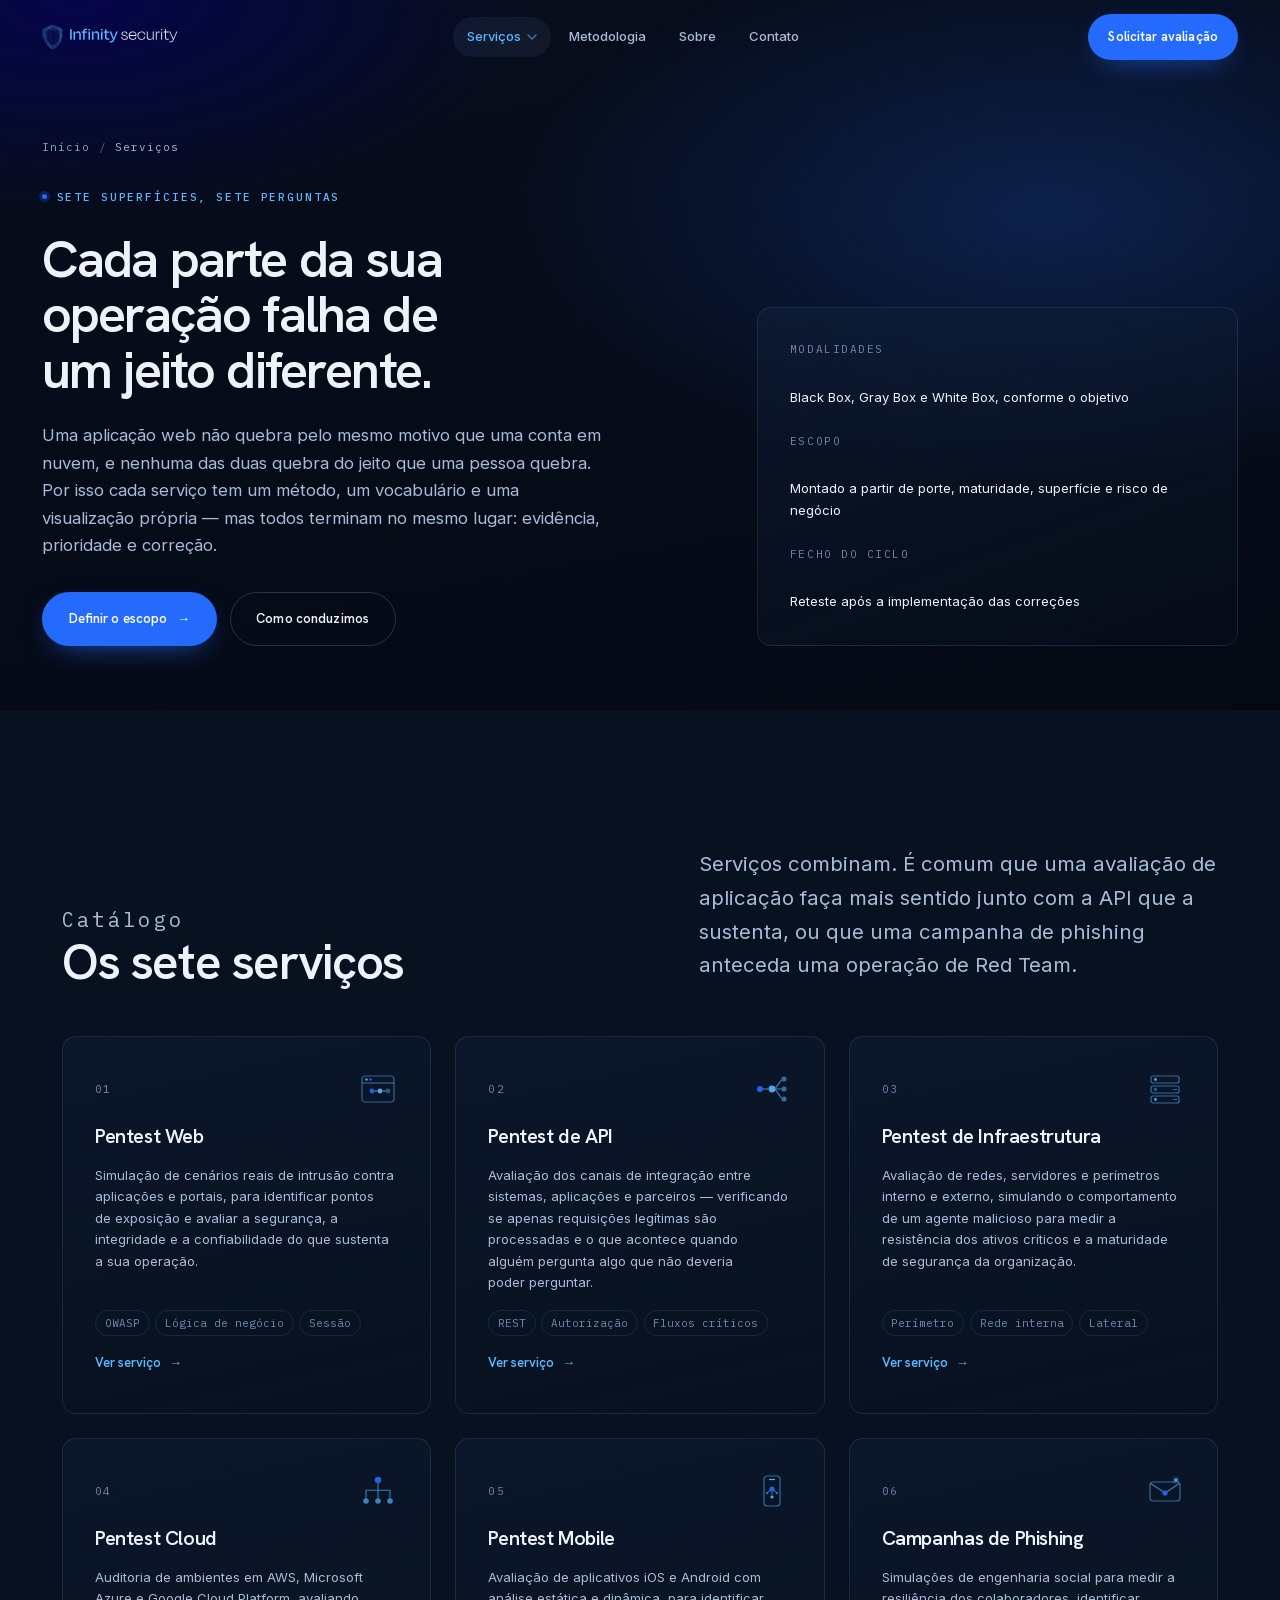
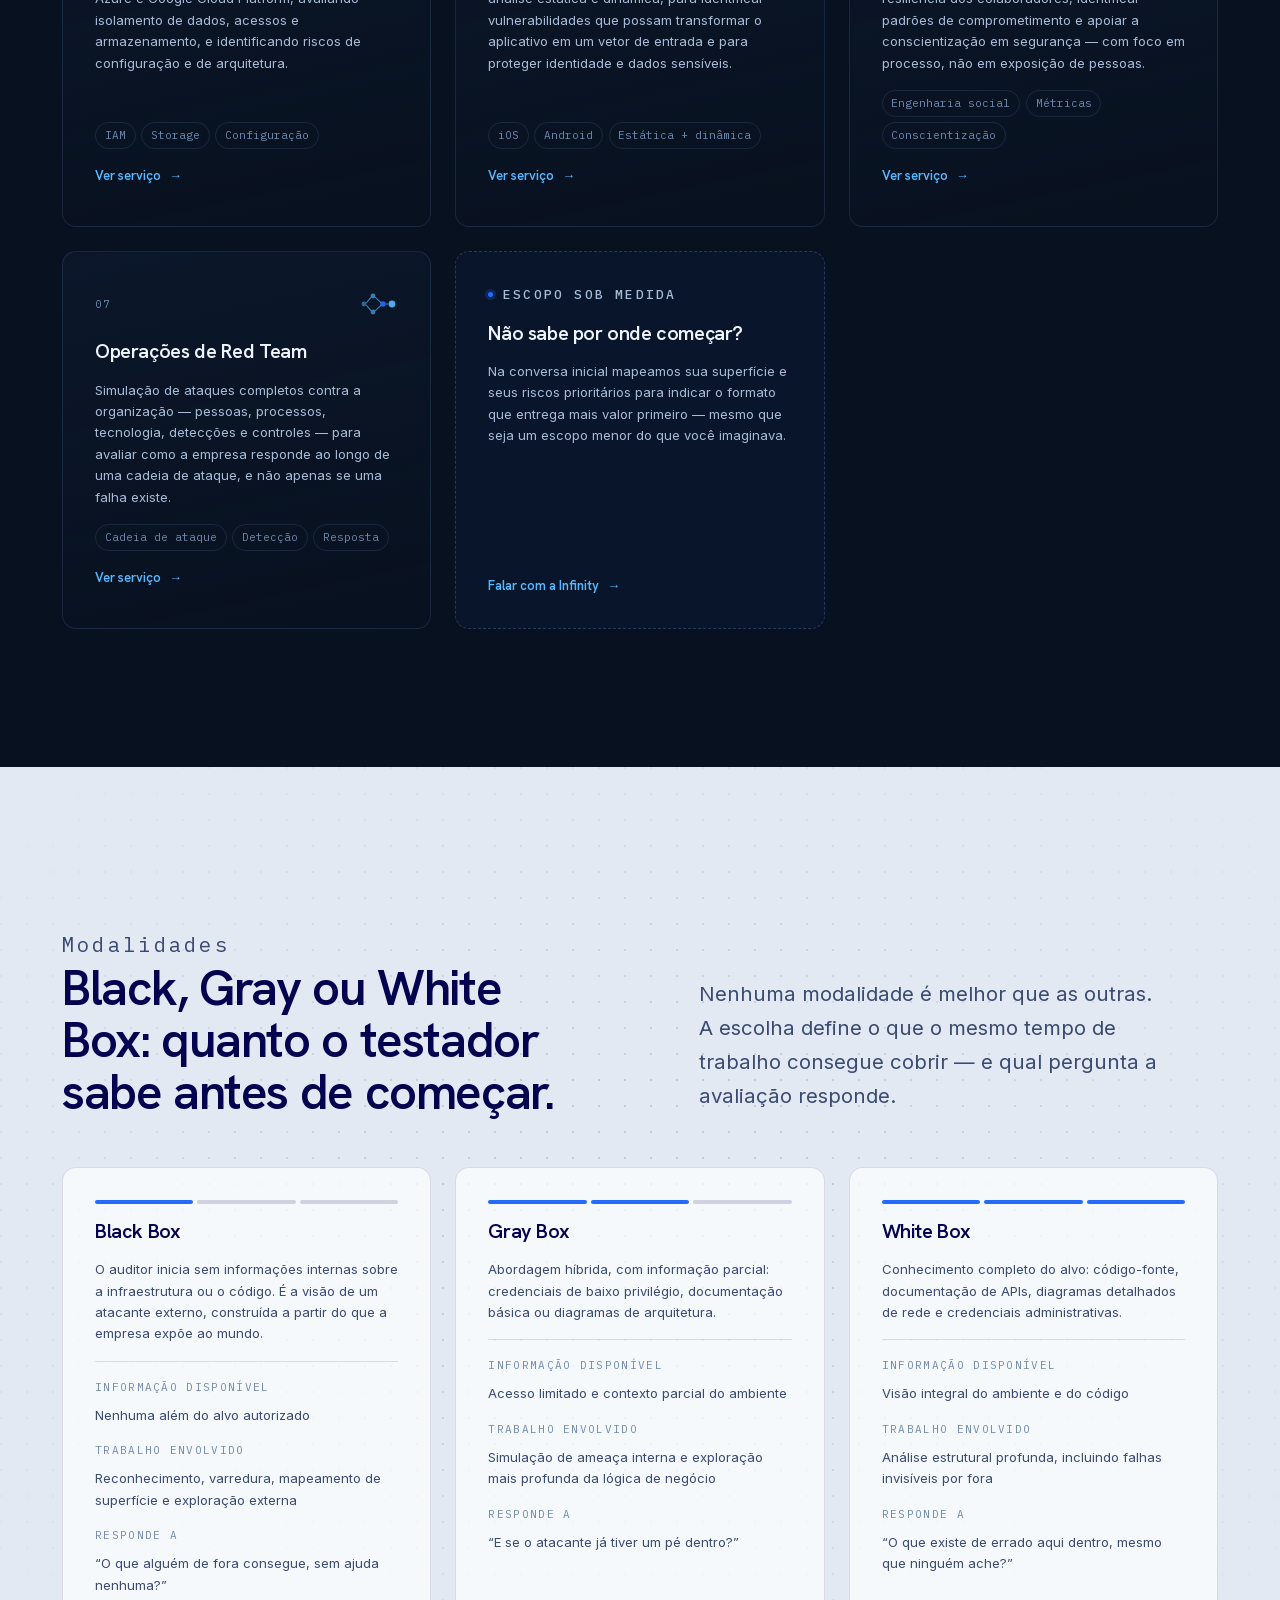
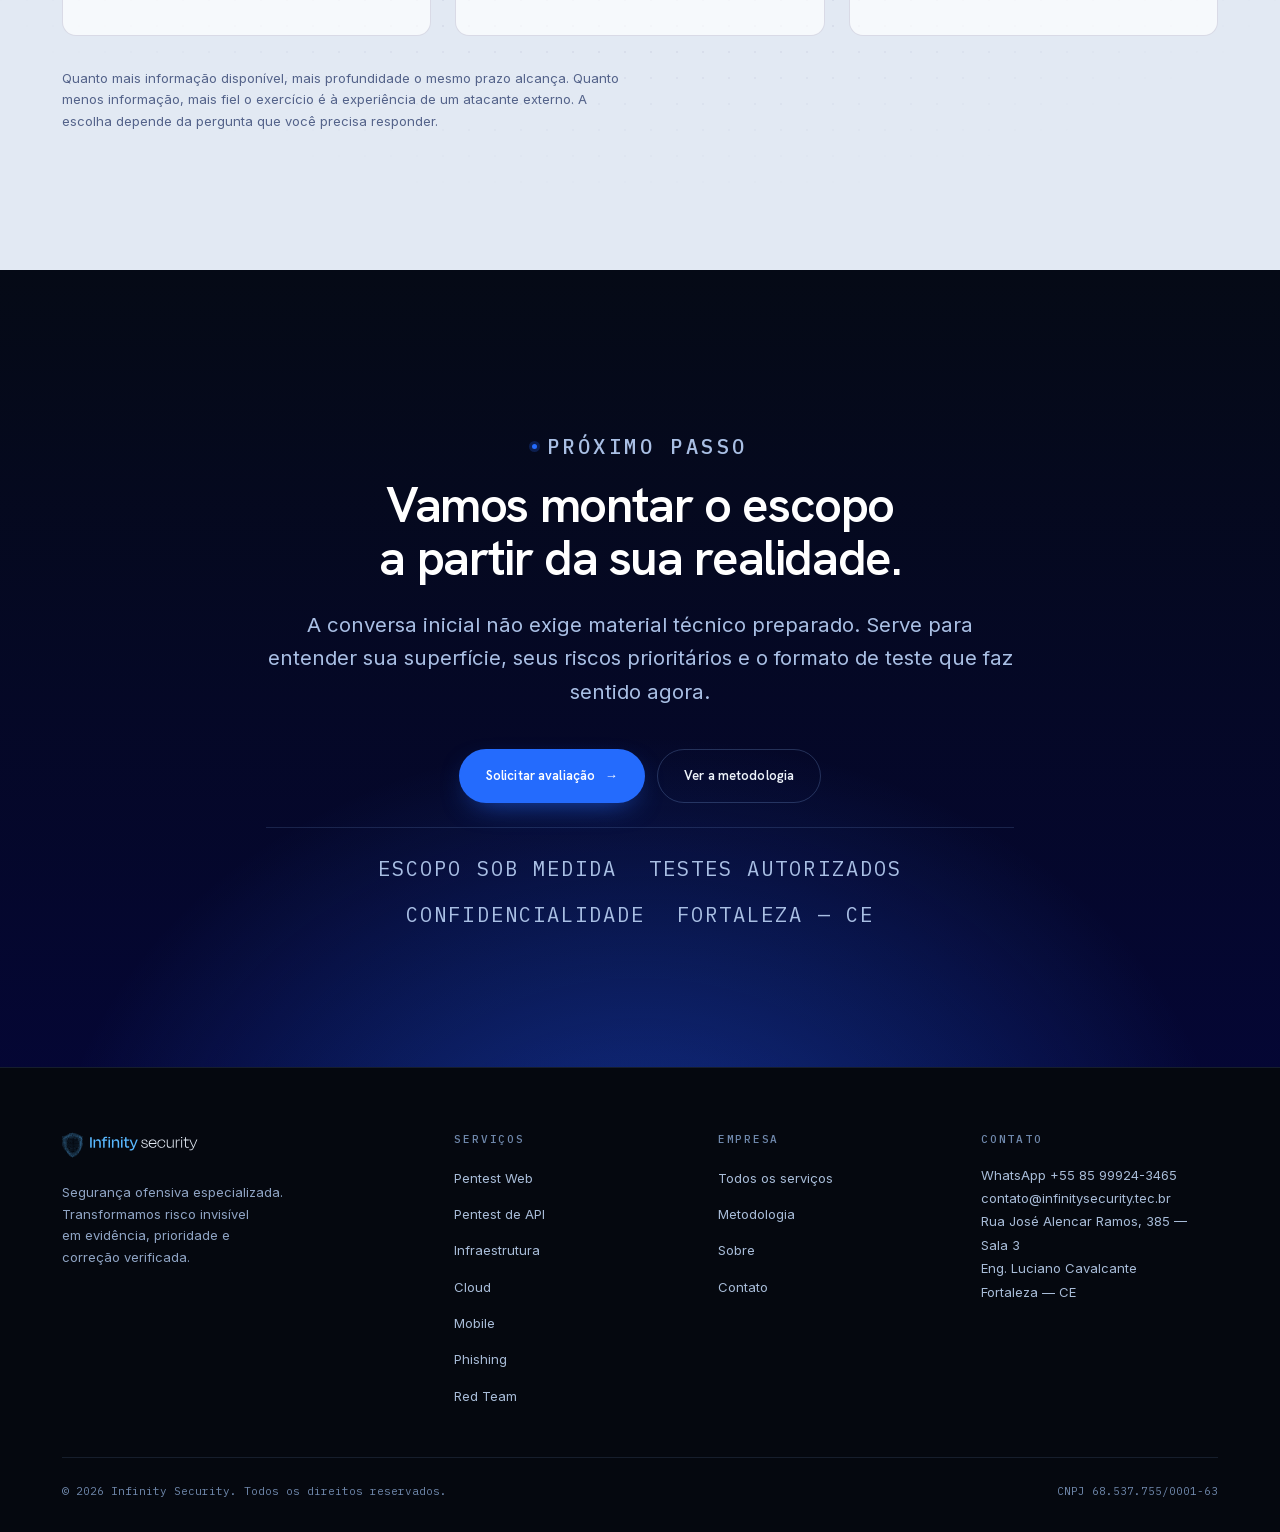
<file: servicos.html>
<!DOCTYPE html>
<html lang="pt-BR" class="no-js">
<head>
<meta charset="utf-8">
<meta name="viewport" content="width=device-width, initial-scale=1">
<title>Serviços de Segurança Ofensiva | Infinity Security</title>
<meta name="description" content="Pentest web, API, infraestrutura, cloud e mobile, campanhas de phishing e operações de Red Team. Escopo sob medida, evidências reproduzíveis e reteste das correções.">
<link rel="canonical" href="https://infinitysecurity.com.br/servicos">
<meta name="theme-color" content="#08111f">
<meta name="robots" content="index, follow, max-image-preview:large">

<meta property="og:type" content="website">
<meta property="og:locale" content="pt_BR">
<meta property="og:site_name" content="Infinity Security">
<meta property="og:title" content="Serviços de Segurança Ofensiva | Infinity Security">
<meta property="og:description" content="Pentest web, API, infraestrutura, cloud e mobile, campanhas de phishing e operações de Red Team. Escopo sob medida, evidências reproduzíveis e reteste das correções.">
<meta property="og:url" content="https://infinitysecurity.com.br/servicos">
<meta property="og:image" content="https://infinitysecurity.com.br/assets/img/og-image.png">
<meta property="og:image:width" content="1200">
<meta property="og:image:height" content="630">
<meta name="twitter:card" content="summary_large_image">
<meta name="twitter:title" content="Serviços de Segurança Ofensiva | Infinity Security">
<meta name="twitter:description" content="Pentest web, API, infraestrutura, cloud e mobile, campanhas de phishing e operações de Red Team. Escopo sob medida, evidências reproduzíveis e reteste das correções.">
<meta name="twitter:image" content="https://infinitysecurity.com.br/assets/img/og-image.png">

<link rel="icon" href="/assets/img/favicon.svg" type="image/svg+xml">
<link rel="apple-touch-icon" href="/assets/img/favicon.svg">

<link rel="preload" href="/assets/fonts/hanken-grotesk-600-latin.woff2" as="font" type="font/woff2" crossorigin>
<link rel="preload" href="/assets/fonts/inter-400-latin.woff2" as="font" type="font/woff2" crossorigin>
<link rel="stylesheet" href="/assets/fonts/fonts.css?v=80ab1713">
<link rel="stylesheet" href="/assets/css/style.css?v=c6e8a2bc">
<script>document.documentElement.classList.remove('no-js');</script>
<script type="application/ld+json">
{"@context":"https://schema.org","@type":"CollectionPage",
"name":"Serviços de segurança ofensiva — Infinity Security",
"url":"https://infinitysecurity.com.br/servicos",
"about":"Testes de intrusão, campanhas de phishing e operações de Red Team",
"isPartOf":{"@type":"WebSite","name":"Infinity Security","url":"https://infinitysecurity.com.br/"}}
</script>
</head>

<body>
<a class="skip-link" href="#conteudo">Ir para o conteúdo</a>

<header class="nav" data-nav>
  <div class="container container--wide nav__inner">
    <a class="nav__logo" href="/" aria-label="Infinity Security — página inicial">
      <img src="/assets/img/logo-lockup-dark.svg" alt="Infinity Security" width="136" height="26">
    </a>

    <nav aria-label="Principal">
      <ul class="nav__menu">
        <li class="nav__group">
          <a class="nav__link" href="/servicos" aria-current="page">
            Serviços
            <svg class="nav__caret" width="10" height="6" viewBox="0 0 10 6" fill="none" aria-hidden="true"><path d="M1 1l4 4 4-4" stroke="currentColor" stroke-width="1.4" stroke-linecap="round"/></svg>
          </a>
          <div class="nav__panel">
            <ul class="nav__panel-grid">
              <li><a class="nav__panel-link" href="/servicos/pentest-web"><strong>Pentest Web</strong><span>Aplicações, portais e regras de negócio</span></a></li>
              <li><a class="nav__panel-link" href="/servicos/pentest-api"><strong>Pentest de API</strong><span>Integrações, autorização e fluxos críticos</span></a></li>
              <li><a class="nav__panel-link" href="/servicos/pentest-infraestrutura"><strong>Pentest de Infraestrutura</strong><span>Perímetro, redes internas e servidores</span></a></li>
              <li><a class="nav__panel-link" href="/servicos/pentest-cloud"><strong>Pentest Cloud</strong><span>AWS, Azure e GCP: identidade e configuração</span></a></li>
              <li><a class="nav__panel-link" href="/servicos/pentest-mobile"><strong>Pentest Mobile</strong><span>iOS e Android, análise estática e dinâmica</span></a></li>
              <li><a class="nav__panel-link" href="/servicos/phishing"><strong>Campanhas de Phishing</strong><span>Resiliência humana a engenharia social</span></a></li>
              <li><a class="nav__panel-link" href="/servicos/red-team"><strong>Operações de Red Team</strong><span>Pessoas, processos, tecnologia e detecção</span></a></li>
            </ul>
            <div class="nav__panel-foot">
              <span>07 superfícies cobertas</span>
              <a class="link-arrow" href="/servicos">Ver todos os serviços <span class="arw" aria-hidden="true">→</span></a>
            </div>
          </div>
        </li>
        <li><a class="nav__link" href="/metodologia">Metodologia</a></li>
        <li><a class="nav__link" href="/sobre">Sobre</a></li>
        <li><a class="nav__link" href="/contato">Contato</a></li>
      </ul>
    </nav>

    <div class="nav__actions">
      <a class="btn" href="/contato">Solicitar avaliação</a>
      <button class="nav__toggle" type="button" data-nav-toggle aria-expanded="false" aria-controls="nav-drawer" aria-label="Abrir menu">
        <span></span><span></span><span></span>
      </button>
    </div>
  </div>
</header>

<div class="nav__drawer" id="nav-drawer" data-nav-drawer>
  <nav aria-label="Menu mobile">
    <ul class="nav__drawer-main">
      <li>
        <a href="/servicos">Serviços <span aria-hidden="true">→</span></a>
        <ul class="nav__drawer-sub">
          <li><a href="/servicos/pentest-web">Pentest Web</a></li>
          <li><a href="/servicos/pentest-api">Pentest de API</a></li>
          <li><a href="/servicos/pentest-infraestrutura">Pentest de Infraestrutura</a></li>
          <li><a href="/servicos/pentest-cloud">Pentest Cloud</a></li>
          <li><a href="/servicos/pentest-mobile">Pentest Mobile</a></li>
          <li><a href="/servicos/phishing">Campanhas de Phishing</a></li>
          <li><a href="/servicos/red-team">Operações de Red Team</a></li>
        </ul>
      </li>
      <li><a href="/metodologia">Metodologia <span aria-hidden="true">→</span></a></li>
      <li><a href="/sobre">Sobre <span aria-hidden="true">→</span></a></li>
      <li><a href="/contato">Contato <span aria-hidden="true">→</span></a></li>
    </ul>
    <a class="btn" href="/contato">Solicitar avaliação</a>
    <p class="nav__drawer-meta">
      WhatsApp +55 85 99924-3465<br>
      Fortaleza — CE
    </p>
  </nav>
</div>

<main id="conteudo">

<section class="page-hero">
  <div class="container container--wide">
    <nav class="crumbs" aria-label="Trilha de navegação"><ol><li><a href="/">Início</a></li><li aria-current="page">Serviços</li></ol></nav><script type="application/ld+json">{"@context":"https://schema.org","@type":"BreadcrumbList","itemListElement":[{"@type":"ListItem","position":1,"name":"Início","item":"https://infinitysecurity.com.br/"}, {"@type":"ListItem","position":2,"name":"Serviços"}]}</script>
    <div class="page-hero__grid">
      <div>
        <p class="eyebrow enter">Sete superfícies, sete perguntas</p>
        <h1 class="enter" style="--reveal-delay:60ms">Cada parte da sua operação falha de um jeito diferente.</h1>
        <p class="page-hero__lead enter" style="--reveal-delay:140ms">
          Uma aplicação web não quebra pelo mesmo motivo que uma conta em nuvem, e nenhuma das duas
          quebra do jeito que uma pessoa quebra. Por isso cada serviço tem um método, um vocabulário
          e uma visualização própria — mas todos terminam no mesmo lugar: evidência, prioridade e correção.
        </p>
        <div class="page-hero__cta enter" style="--reveal-delay:210ms">
          <a class="btn" href="/contato">Definir o escopo <span class="arw" aria-hidden="true">→</span></a>
          <a class="btn btn--ghost" href="/metodologia">Como conduzimos</a>
        </div>
      </div>
      <aside class="page-hero__aside enter" style="--reveal-delay:280ms">
        <dl>
          <dt>Modalidades</dt><dd>Black Box, Gray Box e White Box, conforme o objetivo</dd>
          <dt>Escopo</dt><dd>Montado a partir de porte, maturidade, superfície e risco de negócio</dd>
          <dt>Fecho do ciclo</dt><dd>Reteste após a implementação das correções</dd>
        </dl>
      </aside>
    </div>
  </div>
</section>

<section class="section theme-dark" aria-labelledby="h-todos">
  <div class="container">
    <div class="section-head section-head--split">
      <div>
        <p class="chapter-index reveal">Catálogo</p>
        <h2 id="h-todos" class="reveal" style="--reveal-delay:60ms">Os sete serviços</h2>
      </div>
      <div class="reveal" style="--reveal-delay:140ms">
        <p style="margin-top:0">
          Serviços combinam. É comum que uma avaliação de aplicação faça mais sentido junto com a API
          que a sustenta, ou que uma campanha de phishing anteceda uma operação de Red Team.
        </p>
      </div>
    </div>

    <div class="grid grid--3" style="margin-top:var(--sp-8)">
      <a class="svc-card  reveal" href="/servicos/pentest-web">
        <div class="svc-card__top">
          <span class="svc-card__num">01</span>
          <svg class="svc-card__glyph" viewBox="0 0 40 40" fill="none" aria-hidden="true">
            <rect x="4" y="7" width="32" height="26" rx="3" stroke="#59b8ff" stroke-width="1.2" opacity=".55"/>
            <path d="M4 14h32" stroke="#59b8ff" stroke-width="1.2" opacity=".55"/>
            <circle cx="8.5" cy="10.5" r="1.2" fill="#59b8ff"/><circle cx="12.5" cy="10.5" r="1.2" fill="#246bfd"/>
            <circle cx="14" cy="22" r="2.4" fill="#246bfd"/><circle cx="22" cy="22" r="2.4" fill="#59b8ff"/><circle cx="30" cy="22" r="2.4" fill="#59b8ff" opacity=".45"/>
            <path d="M16.4 22h3.2M24.4 22h3.2" stroke="#59b8ff" stroke-width="1.1"/>
          </svg>
        </div>
        <h3>Pentest Web</h3>
        <p>Simulação de cenários reais de intrusão contra aplicações e portais, para identificar pontos de exposição e avaliar a segurança, a integridade e a confiabilidade do que sustenta a sua operação.</p>
        <div class="svc-card__tags"><span>OWASP</span><span>Lógica de negócio</span><span>Sessão</span></div>
        <span class="svc-card__foot">Ver serviço <span aria-hidden="true">→</span></span>
      </a>

      <a class="svc-card  reveal" href="/servicos/pentest-api" style="--reveal-delay:70ms">
        <div class="svc-card__top">
          <span class="svc-card__num">02</span>
          <svg class="svc-card__glyph" viewBox="0 0 40 40" fill="none" aria-hidden="true">
            <circle cx="8" cy="20" r="3" fill="#246bfd"/><circle cx="20" cy="20" r="3.4" fill="#59b8ff"/>
            <circle cx="32" cy="10" r="2.6" fill="#59b8ff" opacity=".6"/><circle cx="32" cy="20" r="2.6" fill="#59b8ff" opacity=".6"/><circle cx="32" cy="30" r="2.6" fill="#59b8ff" opacity=".6"/>
            <path d="M11 20h5.6M23.4 19.2 29.4 11M23.4 20h6M23.4 20.8 29.4 29" stroke="#59b8ff" stroke-width="1.1" opacity=".8"/>
          </svg>
        </div>
        <h3>Pentest de API</h3>
        <p>Avaliação dos canais de integração entre sistemas, aplicações e parceiros — verificando se apenas requisições legítimas são processadas e o que acontece quando alguém pergunta algo que não deveria poder perguntar.</p>
        <div class="svc-card__tags"><span>REST</span><span>Autorização</span><span>Fluxos críticos</span></div>
        <span class="svc-card__foot">Ver serviço <span aria-hidden="true">→</span></span>
      </a>

      <a class="svc-card  reveal" href="/servicos/pentest-infraestrutura" style="--reveal-delay:140ms">
        <div class="svc-card__top">
          <span class="svc-card__num">03</span>
          <svg class="svc-card__glyph" viewBox="0 0 40 40" fill="none" aria-hidden="true">
            <rect x="6" y="7" width="28" height="7" rx="2" stroke="#59b8ff" stroke-width="1.2" opacity=".6"/>
            <rect x="6" y="17" width="28" height="7" rx="2" stroke="#59b8ff" stroke-width="1.2" opacity=".6"/>
            <rect x="6" y="27" width="28" height="7" rx="2" stroke="#59b8ff" stroke-width="1.2" opacity=".6"/>
            <circle cx="10.5" cy="10.5" r="1.4" fill="#59b8ff"/><circle cx="10.5" cy="20.5" r="1.4" fill="#246bfd"/><circle cx="10.5" cy="30.5" r="1.4" fill="#59b8ff"/>
            <path d="M28 20.5h4M28 30.5h4" stroke="#246bfd" stroke-width="1.2"/>
          </svg>
        </div>
        <h3>Pentest de Infraestrutura</h3>
        <p>Avaliação de redes, servidores e perímetros interno e externo, simulando o comportamento de um agente malicioso para medir a resistência dos ativos críticos e a maturidade de segurança da organização.</p>
        <div class="svc-card__tags"><span>Perímetro</span><span>Rede interna</span><span>Lateral</span></div>
        <span class="svc-card__foot">Ver serviço <span aria-hidden="true">→</span></span>
      </a>

      <a class="svc-card  reveal" href="/servicos/pentest-cloud">
        <div class="svc-card__top">
          <span class="svc-card__num">04</span>
          <svg class="svc-card__glyph" viewBox="0 0 40 40" fill="none" aria-hidden="true">
            <circle cx="20" cy="9" r="3.2" fill="#246bfd"/>
            <circle cx="8"  cy="30" r="2.8" fill="#59b8ff" opacity=".75"/><circle cx="20" cy="30" r="2.8" fill="#59b8ff" opacity=".75"/><circle cx="32" cy="30" r="2.8" fill="#59b8ff" opacity=".75"/>
            <path d="M20 12.2v7M20 19.2h-12v8M20 19.2h12v8M20 19.2v8" stroke="#59b8ff" stroke-width="1.1" opacity=".7"/>
          </svg>
        </div>
        <h3>Pentest Cloud</h3>
        <p>Auditoria de ambientes em AWS, Microsoft Azure e Google Cloud Platform, avaliando isolamento de dados, acessos e armazenamento, e identificando riscos de configuração e de arquitetura.</p>
        <div class="svc-card__tags"><span>IAM</span><span>Storage</span><span>Configuração</span></div>
        <span class="svc-card__foot">Ver serviço <span aria-hidden="true">→</span></span>
      </a>

      <a class="svc-card  reveal" href="/servicos/pentest-mobile" style="--reveal-delay:70ms">
        <div class="svc-card__top">
          <span class="svc-card__num">05</span>
          <svg class="svc-card__glyph" viewBox="0 0 40 40" fill="none" aria-hidden="true">
            <rect x="12" y="5" width="16" height="30" rx="3" stroke="#59b8ff" stroke-width="1.2" opacity=".6"/>
            <path d="M17 8.5h6" stroke="#59b8ff" stroke-width="1.2"/>
            <circle cx="20" cy="18" r="2.6" fill="#246bfd"/>
            <circle cx="20" cy="26" r="1.6" fill="#59b8ff"/><circle cx="15" cy="22" r="1.3" fill="#59b8ff" opacity=".6"/><circle cx="25" cy="22" r="1.3" fill="#59b8ff" opacity=".6"/>
            <path d="M20 20.6v3.8M18.6 19.4 16 21M21.4 19.4 24 21" stroke="#59b8ff" stroke-width="1" opacity=".7"/>
          </svg>
        </div>
        <h3>Pentest Mobile</h3>
        <p>Avaliação de aplicativos iOS e Android com análise estática e dinâmica, para identificar vulnerabilidades que possam transformar o aplicativo em um vetor de entrada e para proteger identidade e dados sensíveis.</p>
        <div class="svc-card__tags"><span>iOS</span><span>Android</span><span>Estática + dinâmica</span></div>
        <span class="svc-card__foot">Ver serviço <span aria-hidden="true">→</span></span>
      </a>

      <a class="svc-card  reveal" href="/servicos/phishing" style="--reveal-delay:140ms">
        <div class="svc-card__top">
          <span class="svc-card__num">06</span>
          <svg class="svc-card__glyph" viewBox="0 0 40 40" fill="none" aria-hidden="true">
            <rect x="5" y="11" width="30" height="19" rx="3" stroke="#59b8ff" stroke-width="1.2" opacity=".6"/>
            <path d="M5.8 12.6 20 22l14.2-9.4" stroke="#59b8ff" stroke-width="1.2" opacity=".7"/>
            <circle cx="20" cy="22" r="2.6" fill="#246bfd"/>
            <circle cx="31" cy="9" r="3.4" fill="#59b8ff" opacity=".22"/><circle cx="31" cy="9" r="1.6" fill="#59b8ff"/>
          </svg>
        </div>
        <h3>Campanhas de Phishing</h3>
        <p>Simulações de engenharia social para medir a resiliência dos colaboradores, identificar padrões de comprometimento e apoiar a conscientização em segurança — com foco em processo, não em exposição de pessoas.</p>
        <div class="svc-card__tags"><span>Engenharia social</span><span>Métricas</span><span>Conscientização</span></div>
        <span class="svc-card__foot">Ver serviço <span aria-hidden="true">→</span></span>
      </a>

      <a class="svc-card  reveal" href="/servicos/red-team">
        <div class="svc-card__top">
          <span class="svc-card__num">07</span>
          <svg class="svc-card__glyph" viewBox="0 0 40 40" fill="none" aria-hidden="true">
            <circle cx="6"  cy="20" r="2.4" fill="#59b8ff" opacity=".55"/>
            <circle cx="15" cy="12" r="2.4" fill="#59b8ff" opacity=".7"/>
            <circle cx="15" cy="28" r="2.4" fill="#59b8ff" opacity=".7"/>
            <circle cx="25" cy="20" r="2.8" fill="#246bfd"/>
            <circle cx="34" cy="20" r="3.4" fill="#59b8ff"/>
            <path d="M8.2 19 13 13.4M8.2 21 13 26.6M17 13.2l6 5.4M17 26.8l6-5.4M27.8 20h3" stroke="#59b8ff" stroke-width="1.1" opacity=".75"/>
          </svg>
        </div>
        <h3>Operações de Red Team</h3>
        <p>Simulação de ataques completos contra a organização — pessoas, processos, tecnologia, detecções e controles — para avaliar como a empresa responde ao longo de uma cadeia de ataque, e não apenas se uma falha existe.</p>
        <div class="svc-card__tags"><span>Cadeia de ataque</span><span>Detecção</span><span>Resposta</span></div>
        <span class="svc-card__foot">Ver serviço <span aria-hidden="true">→</span></span>
      </a>

      <div class="svc-cta reveal">
        <p class="eyebrow">Escopo sob medida</p>
        <h3>Não sabe por onde começar?</h3>
        <p>Na conversa inicial mapeamos sua superfície e seus riscos prioritários para indicar o formato
        que entrega mais valor primeiro — mesmo que seja um escopo menor do que você imaginava.</p>
        <a class="link-arrow" href="/contato">Falar com a Infinity <span aria-hidden="true">→</span></a>
      </div>
    </div>
  </div>
</section>

<section class="section theme-light dotfield dotfield--light" aria-labelledby="h-modalidades">
  <div class="container">
    <div class="section-head section-head--split">
      <div>
        <p class="chapter-index reveal">Modalidades</p>
        <h2 id="h-modalidades" class="reveal" style="--reveal-delay:60ms">Black, Gray ou White Box: quanto o testador sabe antes de começar.</h2>
      </div>
      <div class="reveal" style="--reveal-delay:140ms">
        <p style="margin-top:0">
          Nenhuma modalidade é melhor que as outras. A escolha define o que o mesmo tempo de trabalho
          consegue cobrir — e qual pergunta a avaliação responde.
        </p>
      </div>
    </div>

    <div class="modes" style="margin-top:var(--sp-8)">
      <article class="mode reveal">
        <div class="mode__bar"><i class="on"></i><i></i><i></i></div>
        <h3>Black Box</h3>
        <p>O auditor inicia sem informações internas sobre a infraestrutura ou o código. É a visão de
        um atacante externo, construída a partir do que a empresa expõe ao mundo.</p>
        <dl>
          <dt>Informação disponível</dt><dd>Nenhuma além do alvo autorizado</dd>
          <dt>Trabalho envolvido</dt><dd>Reconhecimento, varredura, mapeamento de superfície e exploração externa</dd>
          <dt>Responde a</dt><dd>“O que alguém de fora consegue, sem ajuda nenhuma?”</dd>
        </dl>
      </article>

      <article class="mode reveal" style="--reveal-delay:80ms">
        <div class="mode__bar"><i class="on"></i><i class="on"></i><i></i></div>
        <h3>Gray Box</h3>
        <p>Abordagem híbrida, com informação parcial: credenciais de baixo privilégio, documentação
        básica ou diagramas de arquitetura.</p>
        <dl>
          <dt>Informação disponível</dt><dd>Acesso limitado e contexto parcial do ambiente</dd>
          <dt>Trabalho envolvido</dt><dd>Simulação de ameaça interna e exploração mais profunda da lógica de negócio</dd>
          <dt>Responde a</dt><dd>“E se o atacante já tiver um pé dentro?”</dd>
        </dl>
      </article>

      <article class="mode reveal" style="--reveal-delay:160ms">
        <div class="mode__bar"><i class="on"></i><i class="on"></i><i class="on"></i></div>
        <h3>White Box</h3>
        <p>Conhecimento completo do alvo: código-fonte, documentação de APIs, diagramas detalhados de
        rede e credenciais administrativas.</p>
        <dl>
          <dt>Informação disponível</dt><dd>Visão integral do ambiente e do código</dd>
          <dt>Trabalho envolvido</dt><dd>Análise estrutural profunda, incluindo falhas invisíveis por fora</dd>
          <dt>Responde a</dt><dd>“O que existe de errado aqui dentro, mesmo que ninguém ache?”</dd>
        </dl>
      </article>
    </div>

    <p class="reveal" style="margin-top:var(--sp-6);font-size:var(--fs-small);color:var(--ink-low);max-width:70ch">
      Quanto mais informação disponível, mais profundidade o mesmo prazo alcança. Quanto menos informação,
      mais fiel o exercício é à experiência de um atacante externo. A escolha depende da pergunta que
      você precisa responder.
    </p>
  </div>
</section>


<section class="cta-band" aria-labelledby="h-cta">
  <div class="container cta-band__inner">
    <p class="eyebrow reveal" style="justify-content:center">Próximo passo</p>
    <h2 id="h-cta" class="reveal" style="--reveal-delay:60ms;margin-top:var(--sp-4)">Vamos montar o escopo a partir da sua realidade.</h2>
    <p class="reveal" style="--reveal-delay:140ms">A conversa inicial não exige material técnico preparado. Serve para entender sua superfície, seus riscos prioritários e o formato de teste que faz sentido agora.</p>
    <div class="btn-row reveal" style="--reveal-delay:210ms">
      <a class="btn" href="/contato">Solicitar avaliação <span class="arw" aria-hidden="true">→</span></a>
      <a class="btn btn--ghost" href="/metodologia">Ver a metodologia</a>
    </div>
    <p class="cta-band__meta reveal" style="--reveal-delay:280ms"><span>Escopo sob medida</span><span>Testes autorizados</span><span>Confidencialidade</span><span>Fortaleza — CE</span></p>
  </div>
</section>


</main>

<footer class="footer">
  <div class="container">
    <div class="footer__grid">
      <div class="footer__brand">
        <img src="/assets/img/logo-lockup-dark.svg" alt="Infinity Security" width="136" height="26">
        <p>Segurança ofensiva especializada. Transformamos risco invisível em evidência, prioridade e correção verificada.</p>
      </div>

      <div>
        <h2 class="footer__h">Serviços</h2>
        <ul>
          <li><a href="/servicos/pentest-web">Pentest Web</a></li>
          <li><a href="/servicos/pentest-api">Pentest de API</a></li>
          <li><a href="/servicos/pentest-infraestrutura">Infraestrutura</a></li>
          <li><a href="/servicos/pentest-cloud">Cloud</a></li>
          <li><a href="/servicos/pentest-mobile">Mobile</a></li>
          <li><a href="/servicos/phishing">Phishing</a></li>
          <li><a href="/servicos/red-team">Red Team</a></li>
        </ul>
      </div>

      <div>
        <h2 class="footer__h">Empresa</h2>
        <ul>
          <li><a href="/servicos">Todos os serviços</a></li>
          <li><a href="/metodologia">Metodologia</a></li>
          <li><a href="/sobre">Sobre</a></li>
          <li><a href="/contato">Contato</a></li>
        </ul>
      </div>

      <div>
        <h2 class="footer__h">Contato</h2>
        <address>
          <a href="https://wa.me/5585999243465" rel="noopener">WhatsApp +55 85 99924-3465</a><br>
          <a href="mailto:contato@infinitysecurity.tec.br">contato@infinitysecurity.tec.br</a><br>
          Rua José Alencar Ramos, 385 — Sala 3<br>
          Eng. Luciano Cavalcante<br>
          Fortaleza — CE
        </address>
      </div>
    </div>

    <div class="footer__bottom">
      <span>© <span data-year>2026</span> Infinity Security. Todos os direitos reservados.</span>
      <span>CNPJ 68.537.755/0001-63</span>
    </div>
  </div>
</footer>

<script src="/assets/js/main.js?v=118ad06f" defer></script>
</body>
</html>
</file>
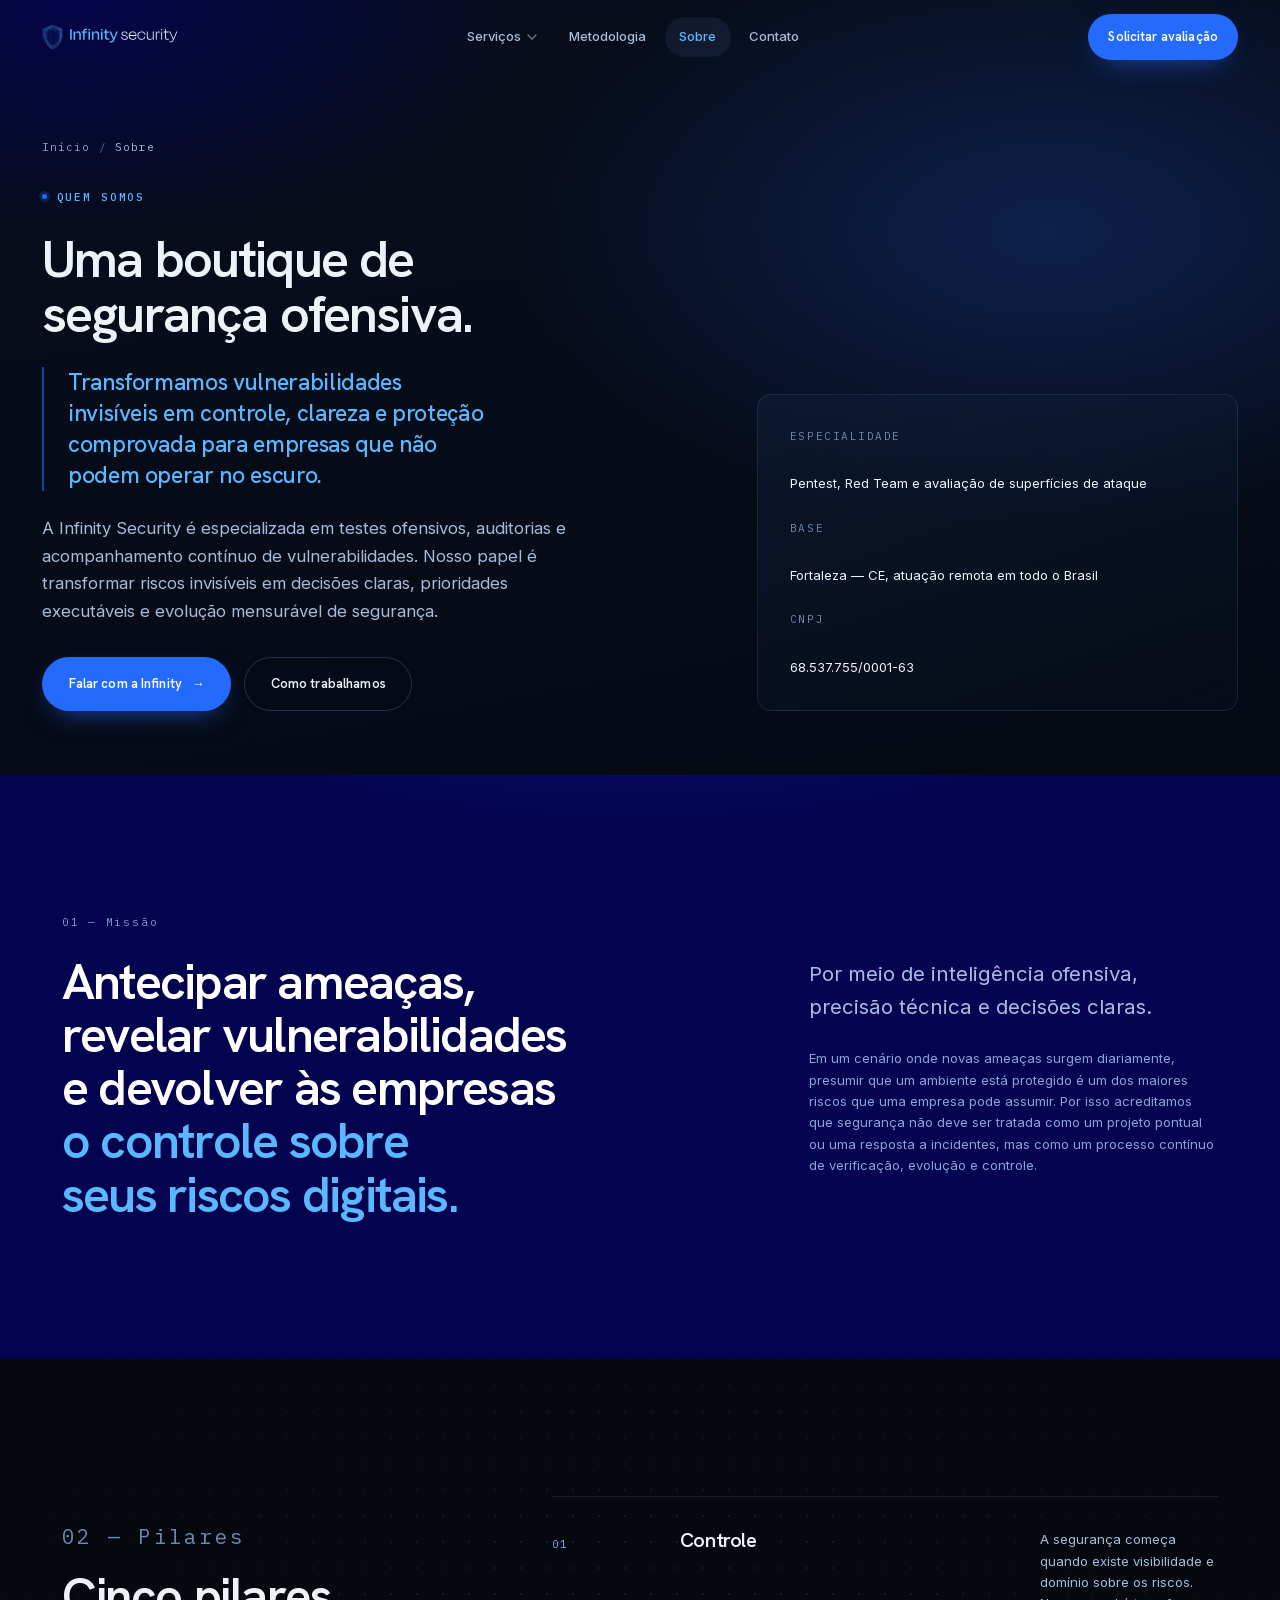
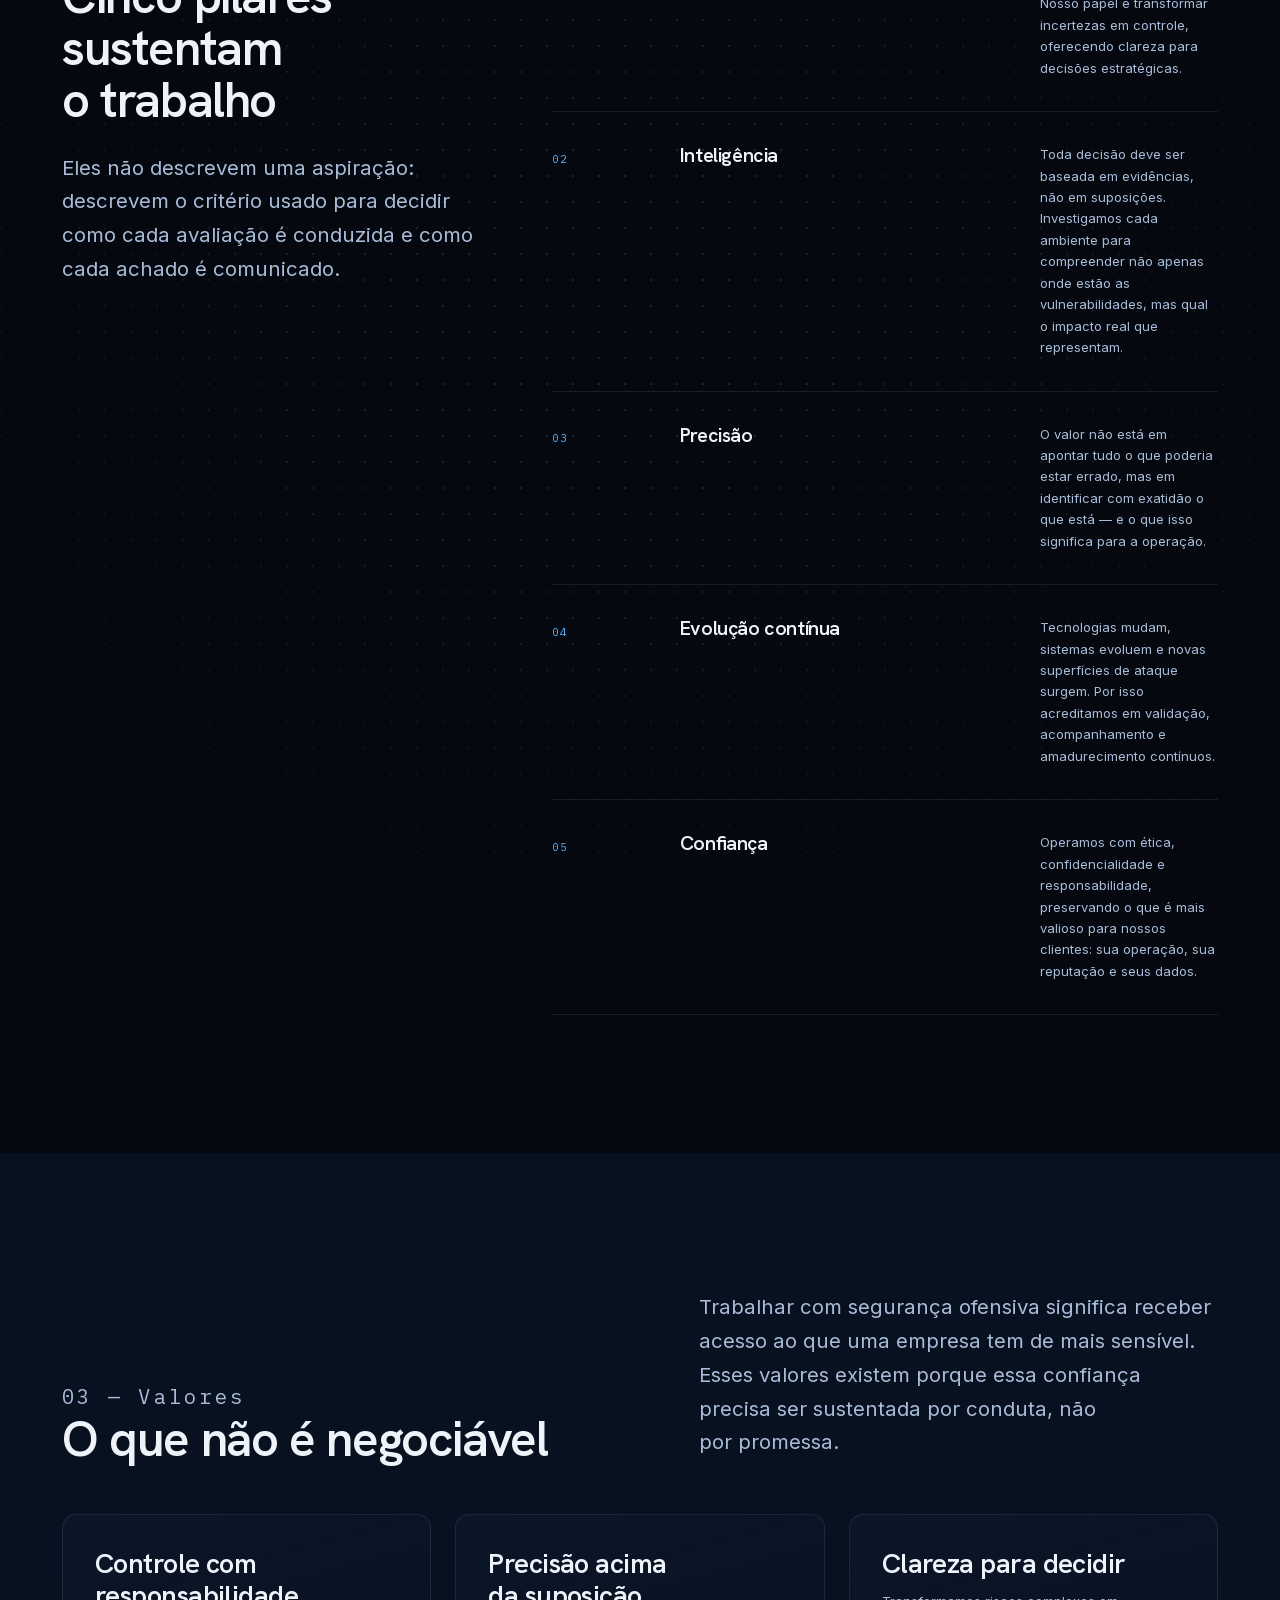
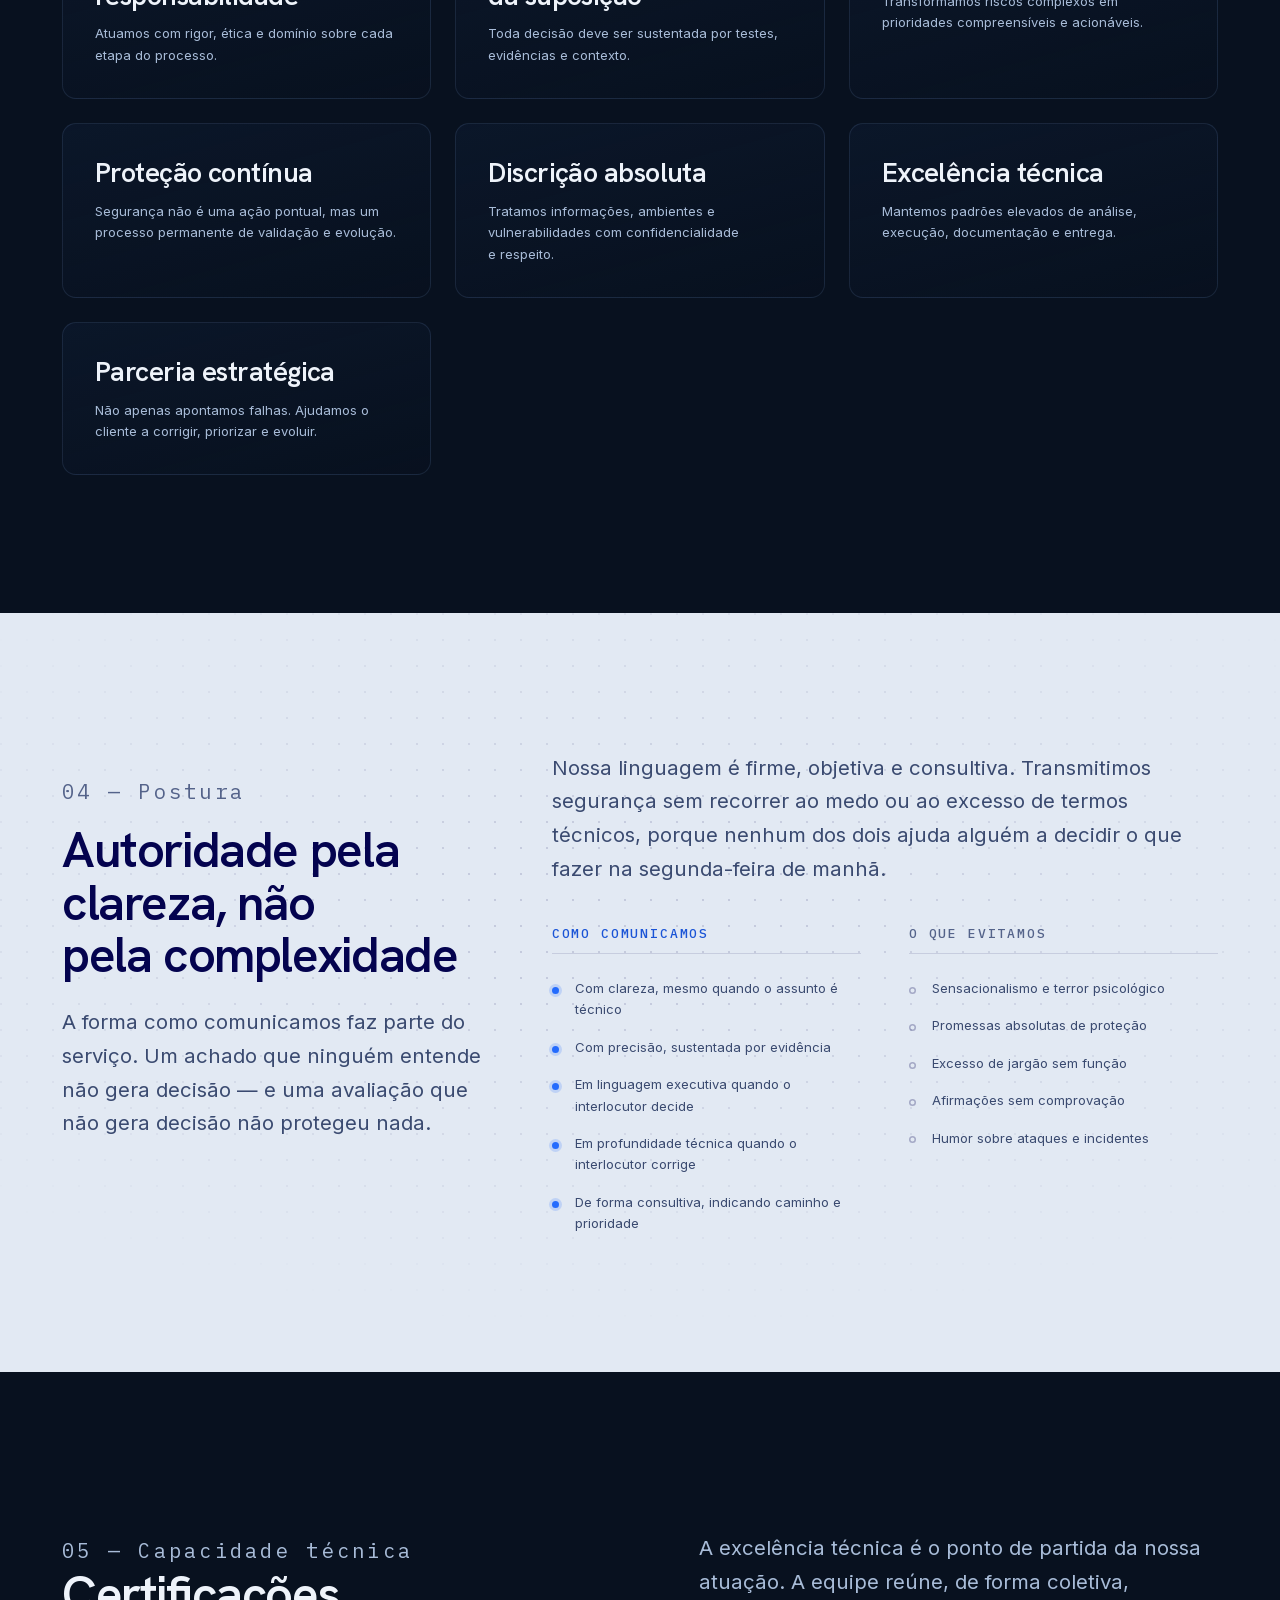
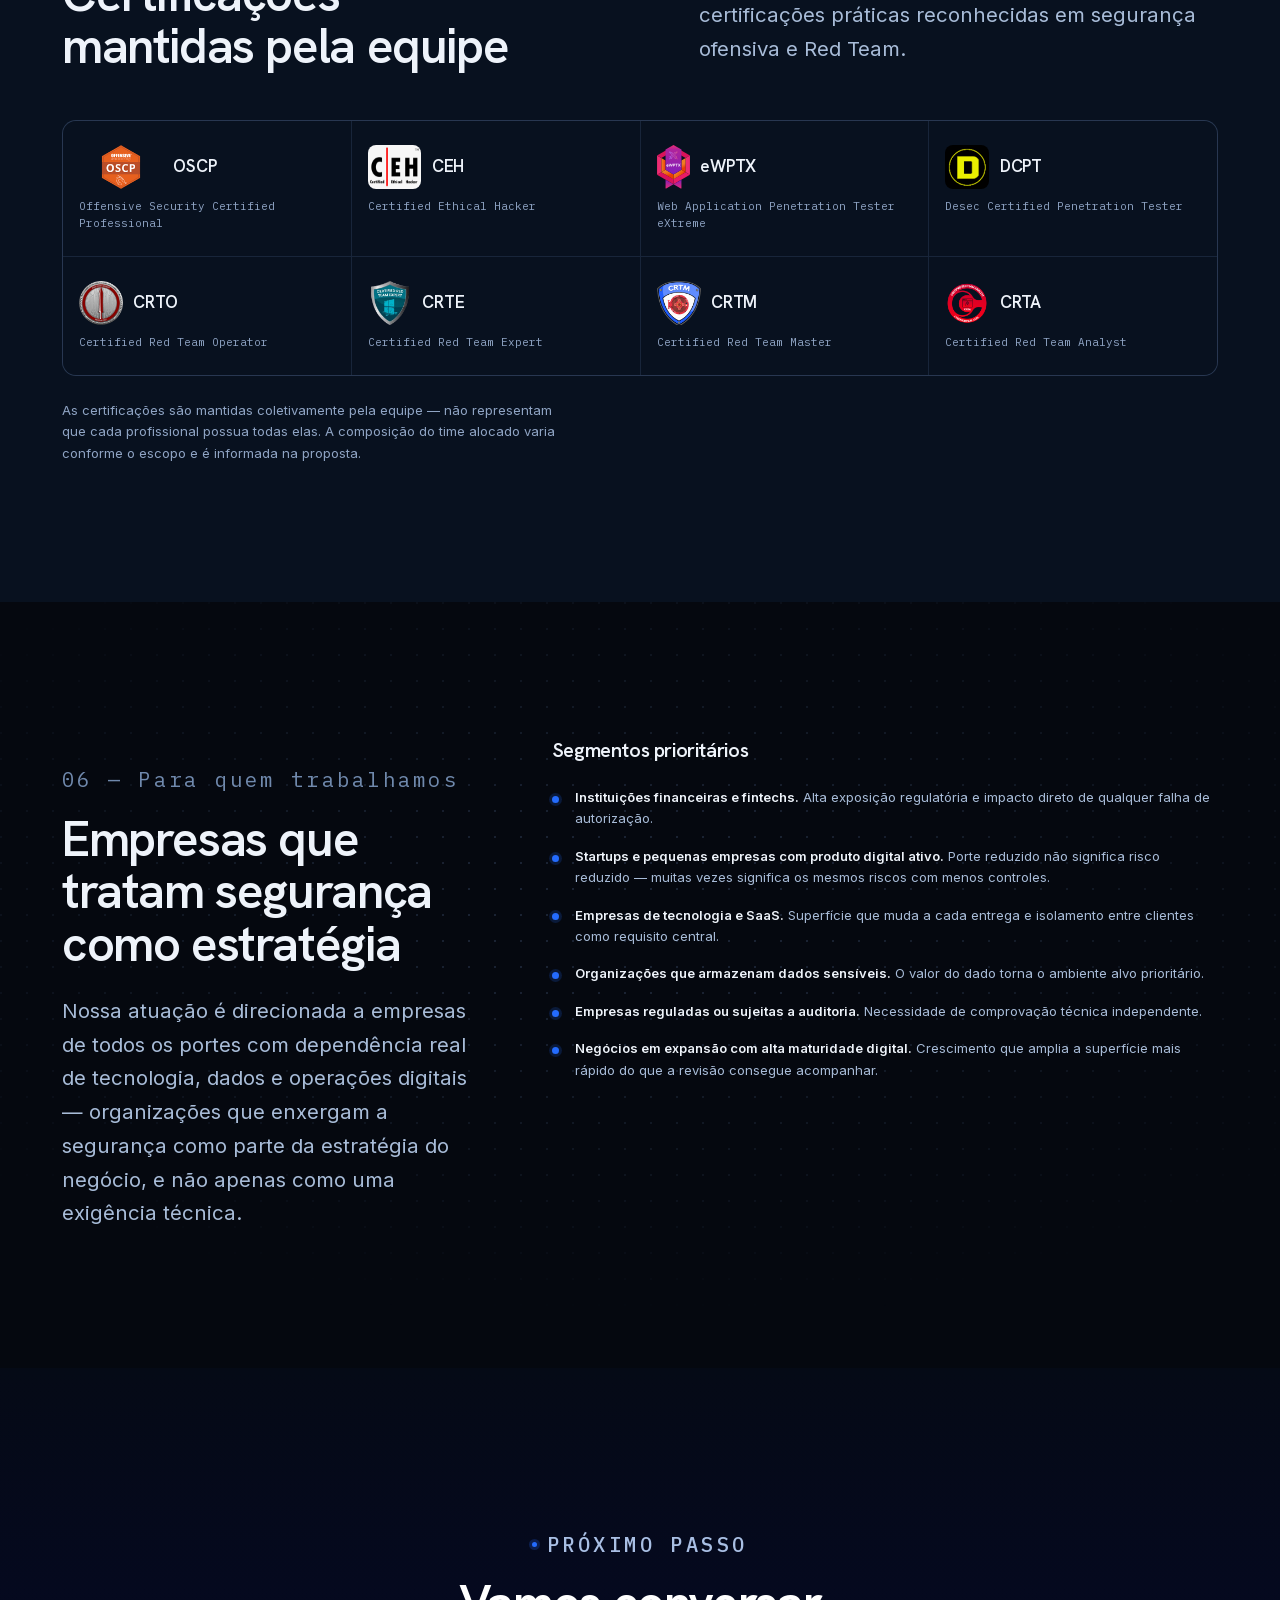
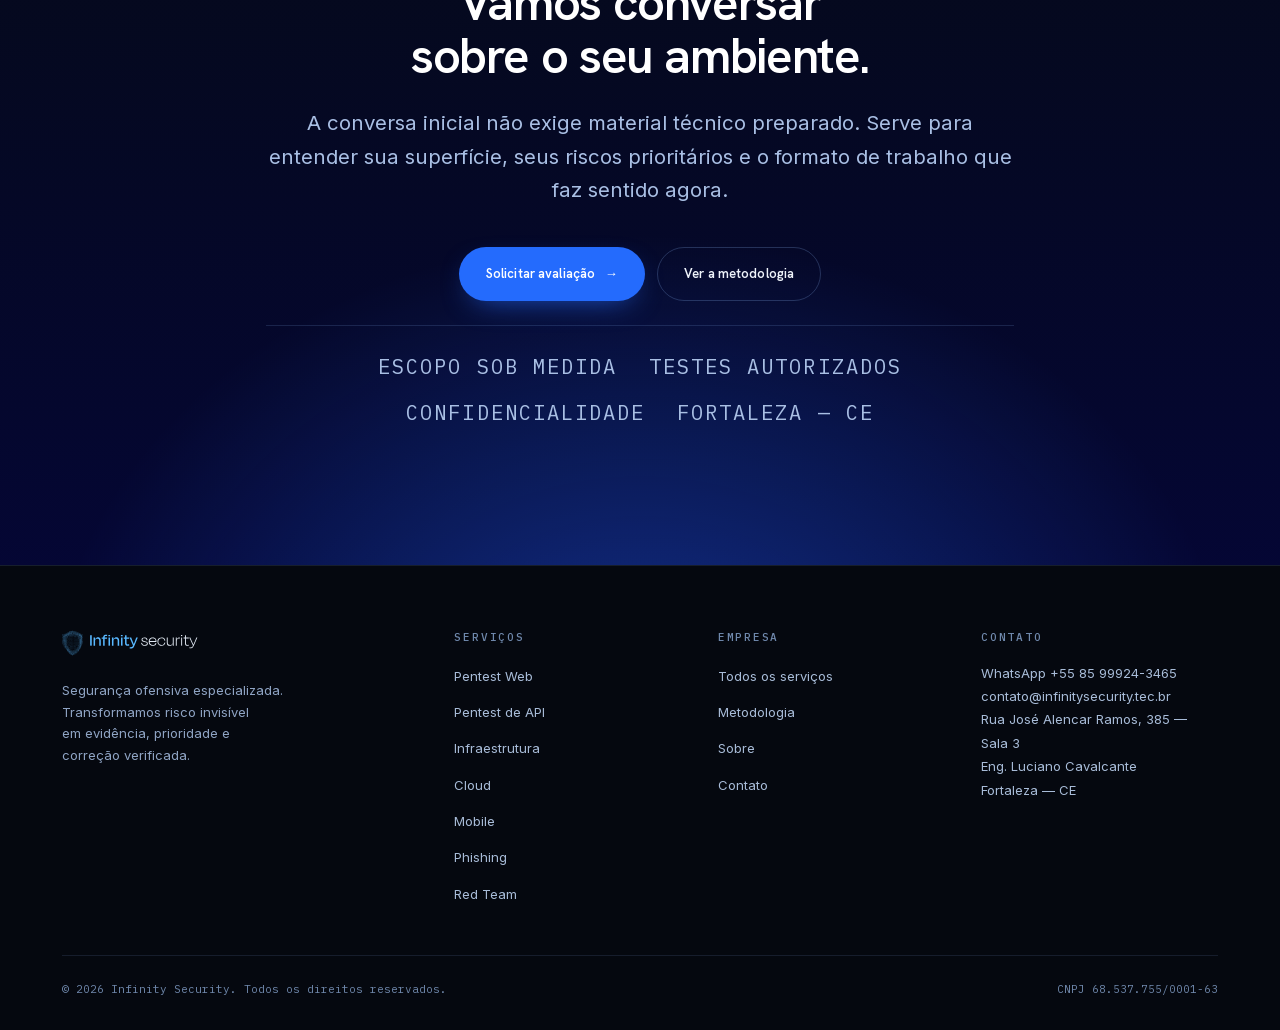
<file: sobre.html>
<!DOCTYPE html>
<html lang="pt-BR" class="no-js">
<head>
<meta charset="utf-8">
<meta name="viewport" content="width=device-width, initial-scale=1">
<title>Sobre a Infinity Security | Segurança ofensiva</title>
<meta name="description" content="Boutique de segurança ofensiva especializada em testes de intrusão, auditorias e acompanhamento contínuo de vulnerabilidades. Missão, pilares, valores e capacidade técnica.">
<link rel="canonical" href="https://infinitysecurity.com.br/sobre">
<meta name="theme-color" content="#08111f">
<meta name="robots" content="index, follow, max-image-preview:large">

<meta property="og:type" content="website">
<meta property="og:locale" content="pt_BR">
<meta property="og:site_name" content="Infinity Security">
<meta property="og:title" content="Sobre a Infinity Security | Segurança ofensiva">
<meta property="og:description" content="Boutique de segurança ofensiva especializada em testes de intrusão, auditorias e acompanhamento contínuo de vulnerabilidades. Missão, pilares, valores e capacidade técnica.">
<meta property="og:url" content="https://infinitysecurity.com.br/sobre">
<meta property="og:image" content="https://infinitysecurity.com.br/assets/img/og-image.png">
<meta property="og:image:width" content="1200">
<meta property="og:image:height" content="630">
<meta name="twitter:card" content="summary_large_image">
<meta name="twitter:title" content="Sobre a Infinity Security | Segurança ofensiva">
<meta name="twitter:description" content="Boutique de segurança ofensiva especializada em testes de intrusão, auditorias e acompanhamento contínuo de vulnerabilidades. Missão, pilares, valores e capacidade técnica.">
<meta name="twitter:image" content="https://infinitysecurity.com.br/assets/img/og-image.png">

<link rel="icon" href="/assets/img/favicon.svg" type="image/svg+xml">
<link rel="apple-touch-icon" href="/assets/img/favicon.svg">

<link rel="preload" href="/assets/fonts/hanken-grotesk-600-latin.woff2" as="font" type="font/woff2" crossorigin>
<link rel="preload" href="/assets/fonts/inter-400-latin.woff2" as="font" type="font/woff2" crossorigin>
<link rel="stylesheet" href="/assets/fonts/fonts.css?v=80ab1713">
<link rel="stylesheet" href="/assets/css/style.css?v=c6e8a2bc">
<script>document.documentElement.classList.remove('no-js');</script>
<script type="application/ld+json">
{"@context":"https://schema.org","@type":"AboutPage","url":"https://infinitysecurity.com.br/sobre",
"name":"Sobre a Infinity Security",
"mainEntity":{"@type":"Organization","name":"Infinity Security","url":"https://infinitysecurity.com.br/",
"description":"Boutique de cibersegurança especializada em testes ofensivos, auditorias e acompanhamento contínuo de vulnerabilidades.",
"taxID":"68.537.755/0001-63","telephone":"+55-85-99924-3465","email":"contato@infinitysecurity.tec.br",
"address":{"@type":"PostalAddress","streetAddress":"Rua José Alencar Ramos, 385, Sala 3","addressLocality":"Fortaleza","addressRegion":"CE","addressCountry":"BR"}}}
</script>
</head>

<body>
<a class="skip-link" href="#conteudo">Ir para o conteúdo</a>

<header class="nav" data-nav>
  <div class="container container--wide nav__inner">
    <a class="nav__logo" href="/" aria-label="Infinity Security — página inicial">
      <img src="/assets/img/logo-lockup-dark.svg" alt="Infinity Security" width="136" height="26">
    </a>

    <nav aria-label="Principal">
      <ul class="nav__menu">
        <li class="nav__group">
          <a class="nav__link" href="/servicos">
            Serviços
            <svg class="nav__caret" width="10" height="6" viewBox="0 0 10 6" fill="none" aria-hidden="true"><path d="M1 1l4 4 4-4" stroke="currentColor" stroke-width="1.4" stroke-linecap="round"/></svg>
          </a>
          <div class="nav__panel">
            <ul class="nav__panel-grid">
              <li><a class="nav__panel-link" href="/servicos/pentest-web"><strong>Pentest Web</strong><span>Aplicações, portais e regras de negócio</span></a></li>
              <li><a class="nav__panel-link" href="/servicos/pentest-api"><strong>Pentest de API</strong><span>Integrações, autorização e fluxos críticos</span></a></li>
              <li><a class="nav__panel-link" href="/servicos/pentest-infraestrutura"><strong>Pentest de Infraestrutura</strong><span>Perímetro, redes internas e servidores</span></a></li>
              <li><a class="nav__panel-link" href="/servicos/pentest-cloud"><strong>Pentest Cloud</strong><span>AWS, Azure e GCP: identidade e configuração</span></a></li>
              <li><a class="nav__panel-link" href="/servicos/pentest-mobile"><strong>Pentest Mobile</strong><span>iOS e Android, análise estática e dinâmica</span></a></li>
              <li><a class="nav__panel-link" href="/servicos/phishing"><strong>Campanhas de Phishing</strong><span>Resiliência humana a engenharia social</span></a></li>
              <li><a class="nav__panel-link" href="/servicos/red-team"><strong>Operações de Red Team</strong><span>Pessoas, processos, tecnologia e detecção</span></a></li>
            </ul>
            <div class="nav__panel-foot">
              <span>07 superfícies cobertas</span>
              <a class="link-arrow" href="/servicos">Ver todos os serviços <span class="arw" aria-hidden="true">→</span></a>
            </div>
          </div>
        </li>
        <li><a class="nav__link" href="/metodologia">Metodologia</a></li>
        <li><a class="nav__link" href="/sobre" aria-current="page">Sobre</a></li>
        <li><a class="nav__link" href="/contato">Contato</a></li>
      </ul>
    </nav>

    <div class="nav__actions">
      <a class="btn" href="/contato">Solicitar avaliação</a>
      <button class="nav__toggle" type="button" data-nav-toggle aria-expanded="false" aria-controls="nav-drawer" aria-label="Abrir menu">
        <span></span><span></span><span></span>
      </button>
    </div>
  </div>
</header>

<div class="nav__drawer" id="nav-drawer" data-nav-drawer>
  <nav aria-label="Menu mobile">
    <ul class="nav__drawer-main">
      <li>
        <a href="/servicos">Serviços <span aria-hidden="true">→</span></a>
        <ul class="nav__drawer-sub">
          <li><a href="/servicos/pentest-web">Pentest Web</a></li>
          <li><a href="/servicos/pentest-api">Pentest de API</a></li>
          <li><a href="/servicos/pentest-infraestrutura">Pentest de Infraestrutura</a></li>
          <li><a href="/servicos/pentest-cloud">Pentest Cloud</a></li>
          <li><a href="/servicos/pentest-mobile">Pentest Mobile</a></li>
          <li><a href="/servicos/phishing">Campanhas de Phishing</a></li>
          <li><a href="/servicos/red-team">Operações de Red Team</a></li>
        </ul>
      </li>
      <li><a href="/metodologia">Metodologia <span aria-hidden="true">→</span></a></li>
      <li><a href="/sobre">Sobre <span aria-hidden="true">→</span></a></li>
      <li><a href="/contato">Contato <span aria-hidden="true">→</span></a></li>
    </ul>
    <a class="btn" href="/contato">Solicitar avaliação</a>
    <p class="nav__drawer-meta">
      WhatsApp +55 85 99924-3465<br>
      Fortaleza — CE
    </p>
  </nav>
</div>

<main id="conteudo">

<section class="page-hero">
  <div class="container container--wide">
    <nav class="crumbs" aria-label="Trilha de navegação"><ol><li><a href="/">Início</a></li><li aria-current="page">Sobre</li></ol></nav><script type="application/ld+json">{"@context":"https://schema.org","@type":"BreadcrumbList","itemListElement":[{"@type":"ListItem","position":1,"name":"Início","item":"https://infinitysecurity.com.br/"}, {"@type":"ListItem","position":2,"name":"Sobre"}]}</script>
    <div class="page-hero__grid">
      <div>
        <p class="eyebrow enter">Quem somos</p>
        <h1 class="enter" style="--reveal-delay:60ms">Uma boutique de segurança ofensiva.</h1>
        <p class="page-hero__q enter" style="--reveal-delay:110ms">
          Transformamos vulnerabilidades invisíveis em controle, clareza e proteção comprovada
          para empresas que não podem operar no escuro.
        </p>
        <p class="page-hero__lead enter" style="--reveal-delay:170ms">
          A Infinity Security é especializada em testes ofensivos, auditorias e acompanhamento
          contínuo de vulnerabilidades. Nosso papel é transformar riscos invisíveis em decisões
          claras, prioridades executáveis e evolução mensurável de segurança.
        </p>
        <div class="page-hero__cta enter" style="--reveal-delay:210ms">
          <a class="btn" href="/contato">Falar com a Infinity <span class="arw" aria-hidden="true">→</span></a>
          <a class="btn btn--ghost" href="/metodologia">Como trabalhamos</a>
        </div>
      </div>
      <aside class="page-hero__aside enter" style="--reveal-delay:280ms">
        <dl>
          <dt>Especialidade</dt><dd>Pentest, Red Team e avaliação de superfícies de ataque</dd>
          <dt>Base</dt><dd>Fortaleza — CE, atuação remota em todo o Brasil</dd>
          <dt>CNPJ</dt><dd>68.537.755/0001-63</dd>
        </dl>
      </aside>
    </div>
  </div>
</section>

<section class="section theme-deep manifesto aura" aria-labelledby="h-missao">
  <div class="container">
    <div class="manifesto__head">
      <div>
        <p class="chapter-index reveal" style="color:#7f9ad0">01 — Missão</p>
        <h2 id="h-missao" class="manifesto__title reveal" style="--reveal-delay:60ms">
          Antecipar ameaças, revelar vulnerabilidades e devolver às empresas
          <span>o controle sobre seus riscos digitais.</span>
        </h2>
      </div>
      <div class="reveal" style="--reveal-delay:180ms">
        <p style="color:#a9bce6;font-size:var(--fs-lead)">
          Por meio de inteligência ofensiva, precisão técnica e decisões claras.
        </p>
        <p style="color:#8ba4d8;font-size:var(--fs-small);margin-top:var(--sp-5)">
          Em um cenário onde novas ameaças surgem diariamente, presumir que um ambiente está protegido
          é um dos maiores riscos que uma empresa pode assumir. Por isso acreditamos que segurança não
          deve ser tratada como um projeto pontual ou uma resposta a incidentes, mas como um processo
          contínuo de verificação, evolução e controle.
        </p>
      </div>
    </div>
  </div>
</section>

<section class="section theme-ink dotfield" aria-labelledby="h-pilares">
  <div class="container">
    <div class="split split--sticky">
      <div class="split__aside">
        <p class="chapter-index reveal">02 — Pilares</p>
        <h2 id="h-pilares" class="reveal" style="--reveal-delay:60ms">Cinco pilares sustentam o trabalho</h2>
        <p class="reveal" style="--reveal-delay:120ms">
          Eles não descrevem uma aspiração: descrevem o critério usado para decidir como cada
          avaliação é conduzida e como cada achado é comunicado.
        </p>
      </div>
      <ol class="stack-list reveal" style="--reveal-delay:140ms"><li><span class="n">01</span><h3>Controle</h3><p>A segurança começa quando existe visibilidade e domínio sobre os riscos. Nosso papel é transformar incertezas em controle, oferecendo clareza para decisões estratégicas.</p></li><li><span class="n">02</span><h3>Inteligência</h3><p>Toda decisão deve ser baseada em evidências, não em suposições. Investigamos cada ambiente para compreender não apenas onde estão as vulnerabilidades, mas qual o impacto real que representam.</p></li><li><span class="n">03</span><h3>Precisão</h3><p>O valor não está em apontar tudo o que poderia estar errado, mas em identificar com exatidão o que está — e o que isso significa para a operação.</p></li><li><span class="n">04</span><h3>Evolução contínua</h3><p>Tecnologias mudam, sistemas evoluem e novas superfícies de ataque surgem. Por isso acreditamos em validação, acompanhamento e amadurecimento contínuos.</p></li><li><span class="n">05</span><h3>Confiança</h3><p>Operamos com ética, confidencialidade e responsabilidade, preservando o que é mais valioso para nossos clientes: sua operação, sua reputação e seus dados.</p></li></ol>
    </div>
  </div>
</section>

<section class="section theme-dark" aria-labelledby="h-valores">
  <div class="container">
    <div class="section-head section-head--split">
      <div>
        <p class="chapter-index reveal">03 — Valores</p>
        <h2 id="h-valores" class="reveal" style="--reveal-delay:60ms">O que não é negociável</h2>
      </div>
      <div class="reveal" style="--reveal-delay:140ms">
        <p style="margin-top:0">
          Trabalhar com segurança ofensiva significa receber acesso ao que uma empresa tem de mais
          sensível. Esses valores existem porque essa confiança precisa ser sustentada por conduta,
          não por promessa.
        </p>
      </div>
    </div>
    <div class="grid grid--3" style="margin-top:var(--sp-8)"><article class="card reveal" style="--reveal-delay:0ms"><h3>Controle com responsabilidade</h3><p>Atuamos com rigor, ética e domínio sobre cada etapa do processo.</p></article><article class="card reveal" style="--reveal-delay:60ms"><h3>Precisão acima da suposição</h3><p>Toda decisão deve ser sustentada por testes, evidências e contexto.</p></article><article class="card reveal" style="--reveal-delay:120ms"><h3>Clareza para decidir</h3><p>Transformamos riscos complexos em prioridades compreensíveis e acionáveis.</p></article><article class="card reveal" style="--reveal-delay:0ms"><h3>Proteção contínua</h3><p>Segurança não é uma ação pontual, mas um processo permanente de validação e evolução.</p></article><article class="card reveal" style="--reveal-delay:60ms"><h3>Discrição absoluta</h3><p>Tratamos informações, ambientes e vulnerabilidades com confidencialidade e respeito.</p></article><article class="card reveal" style="--reveal-delay:120ms"><h3>Excelência técnica</h3><p>Mantemos padrões elevados de análise, execução, documentação e entrega.</p></article><article class="card reveal" style="--reveal-delay:0ms"><h3>Parceria estratégica</h3><p>Não apenas apontamos falhas. Ajudamos o cliente a corrigir, priorizar e evoluir.</p></article></div>
  </div>
</section>

<section class="section theme-light dotfield dotfield--light" aria-labelledby="h-postura">
  <div class="container">
    <div class="split">
      <div class="split__aside">
        <p class="chapter-index reveal">04 — Postura</p>
        <h2 id="h-postura" class="reveal" style="--reveal-delay:60ms">Autoridade pela clareza, não pela complexidade</h2>
        <p class="reveal" style="--reveal-delay:120ms">
          A forma como comunicamos faz parte do serviço. Um achado que ninguém entende não gera
          decisão — e uma avaliação que não gera decisão não protegeu nada.
        </p>
      </div>
      <div class="reveal" style="--reveal-delay:140ms">
        <div class="prose">
          <p>Nossa linguagem é firme, objetiva e consultiva. Transmitimos segurança sem recorrer ao
          medo ou ao excesso de termos técnicos, porque nenhum dos dois ajuda alguém a decidir o que
          fazer na segunda-feira de manhã.</p>
        </div>
        <div class="stance">
          <div class="stance__col">
            <h3>Como comunicamos</h3>
            <ul class="checks">
              <li><div>Com clareza, mesmo quando o assunto é técnico</div></li>
              <li><div>Com precisão, sustentada por evidência</div></li>
              <li><div>Em linguagem executiva quando o interlocutor decide</div></li>
              <li><div>Em profundidade técnica quando o interlocutor corrige</div></li>
              <li><div>De forma consultiva, indicando caminho e prioridade</div></li>
            </ul>
          </div>
          <div class="stance__col stance__col--neg">
            <h3>O que evitamos</h3>
            <ul class="checks checks--neg">
              <li><div>Sensacionalismo e terror psicológico</div></li>
              <li><div>Promessas absolutas de proteção</div></li>
              <li><div>Excesso de jargão sem função</div></li>
              <li><div>Afirmações sem comprovação</div></li>
              <li><div>Humor sobre ataques e incidentes</div></li>
            </ul>
          </div>
        </div>
      </div>
    </div>
  </div>
</section>

<section class="section theme-dark" aria-labelledby="h-cred">
  <div class="container">
    <div class="section-head section-head--split">
      <div>
        <p class="chapter-index reveal">05 — Capacidade técnica</p>
        <h2 id="h-cred" class="reveal" style="--reveal-delay:60ms">Certificações mantidas pela equipe</h2>
      </div>
      <div class="reveal" style="--reveal-delay:140ms">
        <p style="margin-top:0">
          A excelência técnica é o ponto de partida da nossa atuação. A equipe reúne, de forma
          coletiva, certificações práticas reconhecidas em segurança ofensiva e Red Team.
        </p>
      </div>
    </div>
    <div class="cred-grid reveal" style="--reveal-delay:200ms;margin-top:var(--sp-8)"><div class="cred"><div class="cred__head"><img class="cred__badge" src="/assets/img/certifications/oscp.png" alt="Selo OSCP" width="84" height="44" loading="lazy" decoding="async"><strong>OSCP</strong></div><span>Offensive Security Certified Professional</span></div><div class="cred"><div class="cred__head"><img class="cred__badge" src="/assets/img/certifications/ceh.png" alt="Selo CEH" width="54" height="44" loading="lazy" decoding="async"><strong>CEH</strong></div><span>Certified Ethical Hacker</span></div><div class="cred"><div class="cred__head"><img class="cred__badge" src="/assets/img/certifications/ewptx.svg" alt="Selo eWPTX" width="33" height="44" loading="lazy" decoding="async"><strong>eWPTX</strong></div><span>Web Application Penetration Tester eXtreme</span></div><div class="cred"><div class="cred__head"><img class="cred__badge" src="/assets/img/certifications/dcpt.png" alt="Selo DCPT" width="44" height="44" loading="lazy" decoding="async"><strong>DCPT</strong></div><span>Desec Certified Penetration Tester</span></div><div class="cred"><div class="cred__head"><img class="cred__badge" src="/assets/img/certifications/crto.png" alt="Selo CRTO" width="44" height="44" loading="lazy" decoding="async"><strong>CRTO</strong></div><span>Certified Red Team Operator</span></div><div class="cred"><div class="cred__head"><img class="cred__badge" src="/assets/img/certifications/crte.png" alt="Selo CRTE" width="44" height="44" loading="lazy" decoding="async"><strong>CRTE</strong></div><span>Certified Red Team Expert</span></div><div class="cred"><div class="cred__head"><img class="cred__badge" src="/assets/img/certifications/crtm.png" alt="Selo CRTM" width="44" height="44" loading="lazy" decoding="async"><strong>CRTM</strong></div><span>Certified Red Team Master</span></div><div class="cred"><div class="cred__head"><img class="cred__badge" src="/assets/img/certifications/crta.png" alt="Selo CRTA" width="44" height="44" loading="lazy" decoding="async"><strong>CRTA</strong></div><span>Certified Red Team Analyst</span></div></div>
    <p class="cred-note reveal" style="--reveal-delay:260ms">
      As certificações são mantidas coletivamente pela equipe — não representam que cada profissional
      possua todas elas. A composição do time alocado varia conforme o escopo e é informada na proposta.
    </p>
  </div>
</section>

<section class="section theme-ink dotfield" aria-labelledby="h-icp">
  <div class="container">
    <div class="split">
      <div class="split__aside">
        <p class="chapter-index reveal">06 — Para quem trabalhamos</p>
        <h2 id="h-icp" class="reveal" style="--reveal-delay:60ms">Empresas que tratam segurança como estratégia</h2>
        <p class="reveal" style="--reveal-delay:120ms">
          Nossa atuação é direcionada a empresas de todos os portes com dependência real de
          tecnologia, dados e operações digitais — organizações que enxergam a segurança como parte
          da estratégia do negócio, e não apenas como uma exigência técnica.
        </p>
      </div>
      <div class="reveal" style="--reveal-delay:140ms">
        <h3 style="font-size:var(--fs-h4);margin-bottom:var(--sp-5)">Segmentos prioritários</h3>
        <ul class="checks">
          <li><div><strong>Instituições financeiras e fintechs.</strong> Alta exposição regulatória e impacto direto de qualquer falha de autorização.</div></li>
          <li><div><strong>Startups e pequenas empresas com produto digital ativo.</strong> Porte reduzido não significa risco reduzido — muitas vezes significa os mesmos riscos com menos controles.</div></li>
          <li><div><strong>Empresas de tecnologia e SaaS.</strong> Superfície que muda a cada entrega e isolamento entre clientes como requisito central.</div></li>
          <li><div><strong>Organizações que armazenam dados sensíveis.</strong> O valor do dado torna o ambiente alvo prioritário.</div></li>
          <li><div><strong>Empresas reguladas ou sujeitas a auditoria.</strong> Necessidade de comprovação técnica independente.</div></li>
          <li><div><strong>Negócios em expansão com alta maturidade digital.</strong> Crescimento que amplia a superfície mais rápido do que a revisão consegue acompanhar.</div></li>
        </ul>
      </div>
    </div>
  </div>
</section>


<section class="cta-band" aria-labelledby="h-cta">
  <div class="container cta-band__inner">
    <p class="eyebrow reveal" style="justify-content:center">Próximo passo</p>
    <h2 id="h-cta" class="reveal" style="--reveal-delay:60ms;margin-top:var(--sp-4)">Vamos conversar sobre o seu ambiente.</h2>
    <p class="reveal" style="--reveal-delay:140ms">A conversa inicial não exige material técnico preparado. Serve para entender sua superfície, seus riscos prioritários e o formato de trabalho que faz sentido agora.</p>
    <div class="btn-row reveal" style="--reveal-delay:210ms">
      <a class="btn" href="/contato">Solicitar avaliação <span class="arw" aria-hidden="true">→</span></a>
      <a class="btn btn--ghost" href="/metodologia">Ver a metodologia</a>
    </div>
    <p class="cta-band__meta reveal" style="--reveal-delay:280ms"><span>Escopo sob medida</span><span>Testes autorizados</span><span>Confidencialidade</span><span>Fortaleza — CE</span></p>
  </div>
</section>


</main>

<footer class="footer">
  <div class="container">
    <div class="footer__grid">
      <div class="footer__brand">
        <img src="/assets/img/logo-lockup-dark.svg" alt="Infinity Security" width="136" height="26">
        <p>Segurança ofensiva especializada. Transformamos risco invisível em evidência, prioridade e correção verificada.</p>
      </div>

      <div>
        <h2 class="footer__h">Serviços</h2>
        <ul>
          <li><a href="/servicos/pentest-web">Pentest Web</a></li>
          <li><a href="/servicos/pentest-api">Pentest de API</a></li>
          <li><a href="/servicos/pentest-infraestrutura">Infraestrutura</a></li>
          <li><a href="/servicos/pentest-cloud">Cloud</a></li>
          <li><a href="/servicos/pentest-mobile">Mobile</a></li>
          <li><a href="/servicos/phishing">Phishing</a></li>
          <li><a href="/servicos/red-team">Red Team</a></li>
        </ul>
      </div>

      <div>
        <h2 class="footer__h">Empresa</h2>
        <ul>
          <li><a href="/servicos">Todos os serviços</a></li>
          <li><a href="/metodologia">Metodologia</a></li>
          <li><a href="/sobre">Sobre</a></li>
          <li><a href="/contato">Contato</a></li>
        </ul>
      </div>

      <div>
        <h2 class="footer__h">Contato</h2>
        <address>
          <a href="https://wa.me/5585999243465" rel="noopener">WhatsApp +55 85 99924-3465</a><br>
          <a href="mailto:contato@infinitysecurity.tec.br">contato@infinitysecurity.tec.br</a><br>
          Rua José Alencar Ramos, 385 — Sala 3<br>
          Eng. Luciano Cavalcante<br>
          Fortaleza — CE
        </address>
      </div>
    </div>

    <div class="footer__bottom">
      <span>© <span data-year>2026</span> Infinity Security. Todos os direitos reservados.</span>
      <span>CNPJ 68.537.755/0001-63</span>
    </div>
  </div>
</footer>

<script src="/assets/js/main.js?v=118ad06f" defer></script>
</body>
</html>
</file>
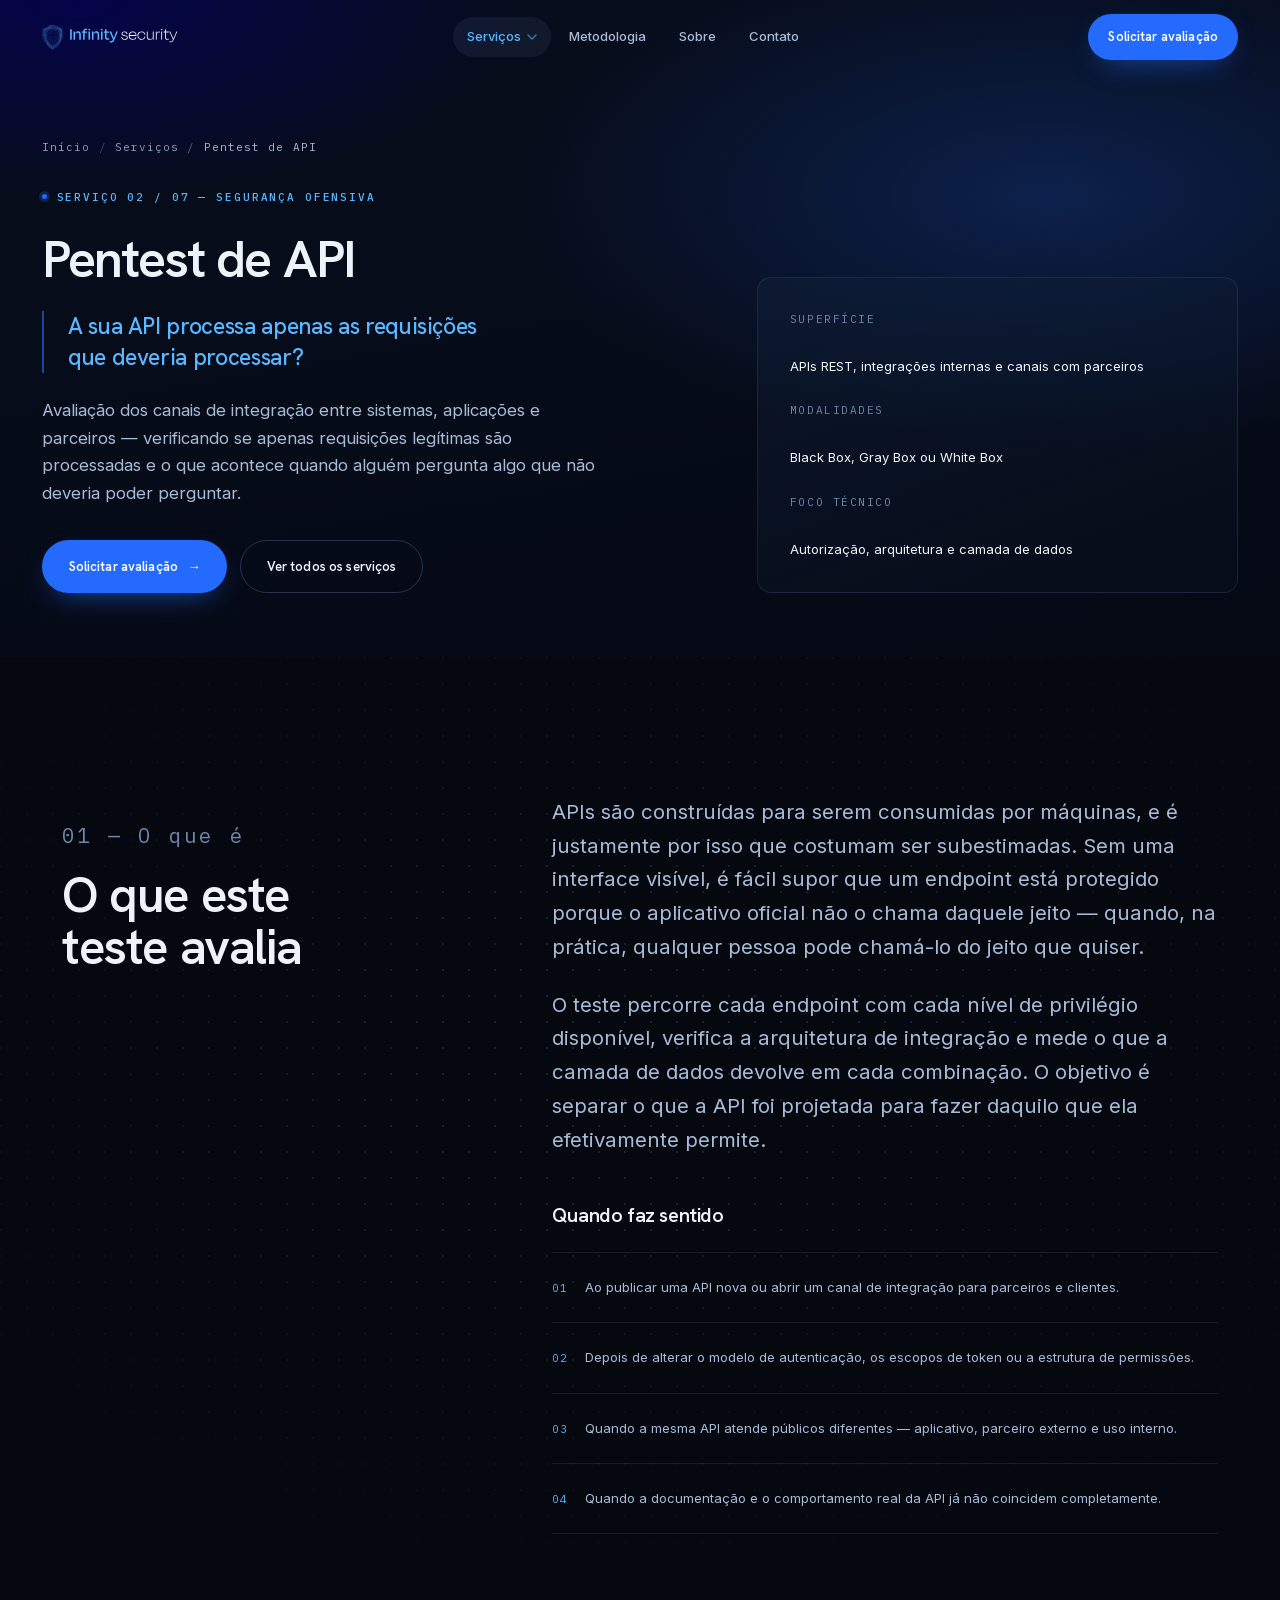
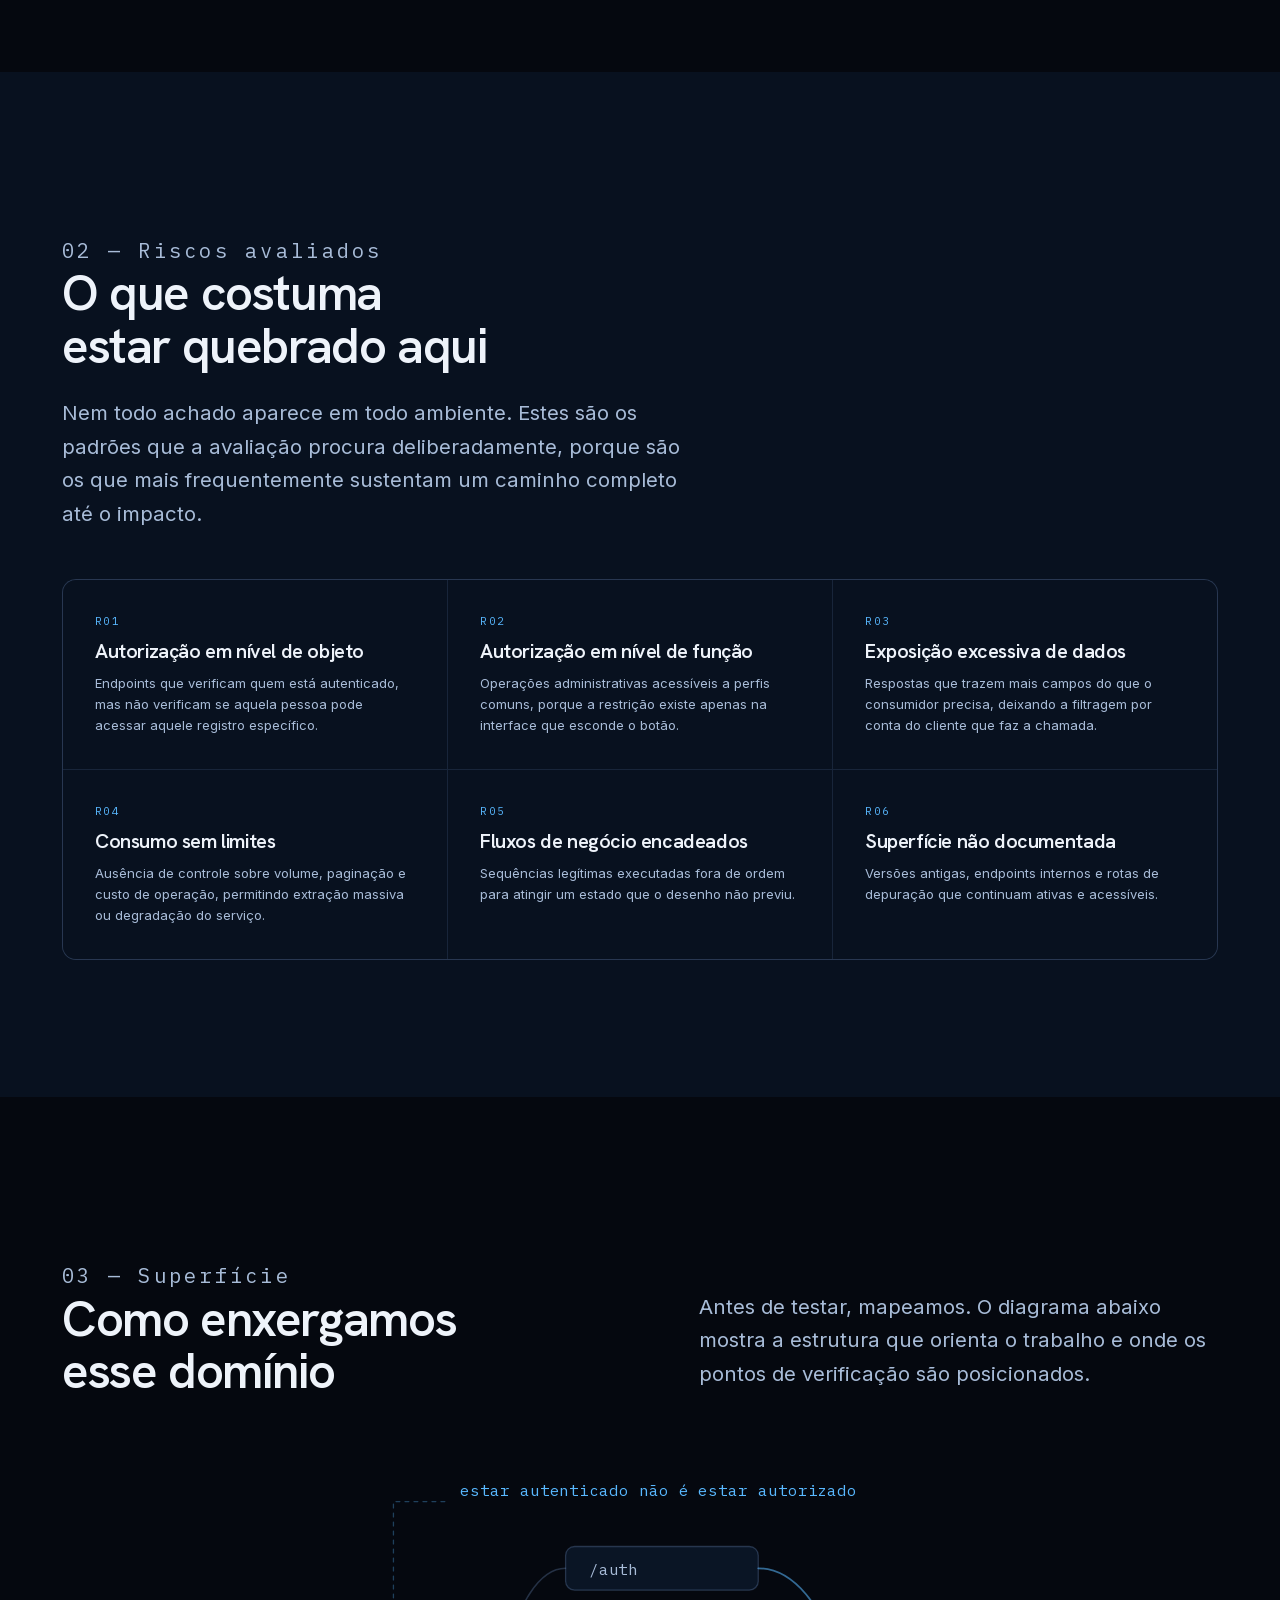
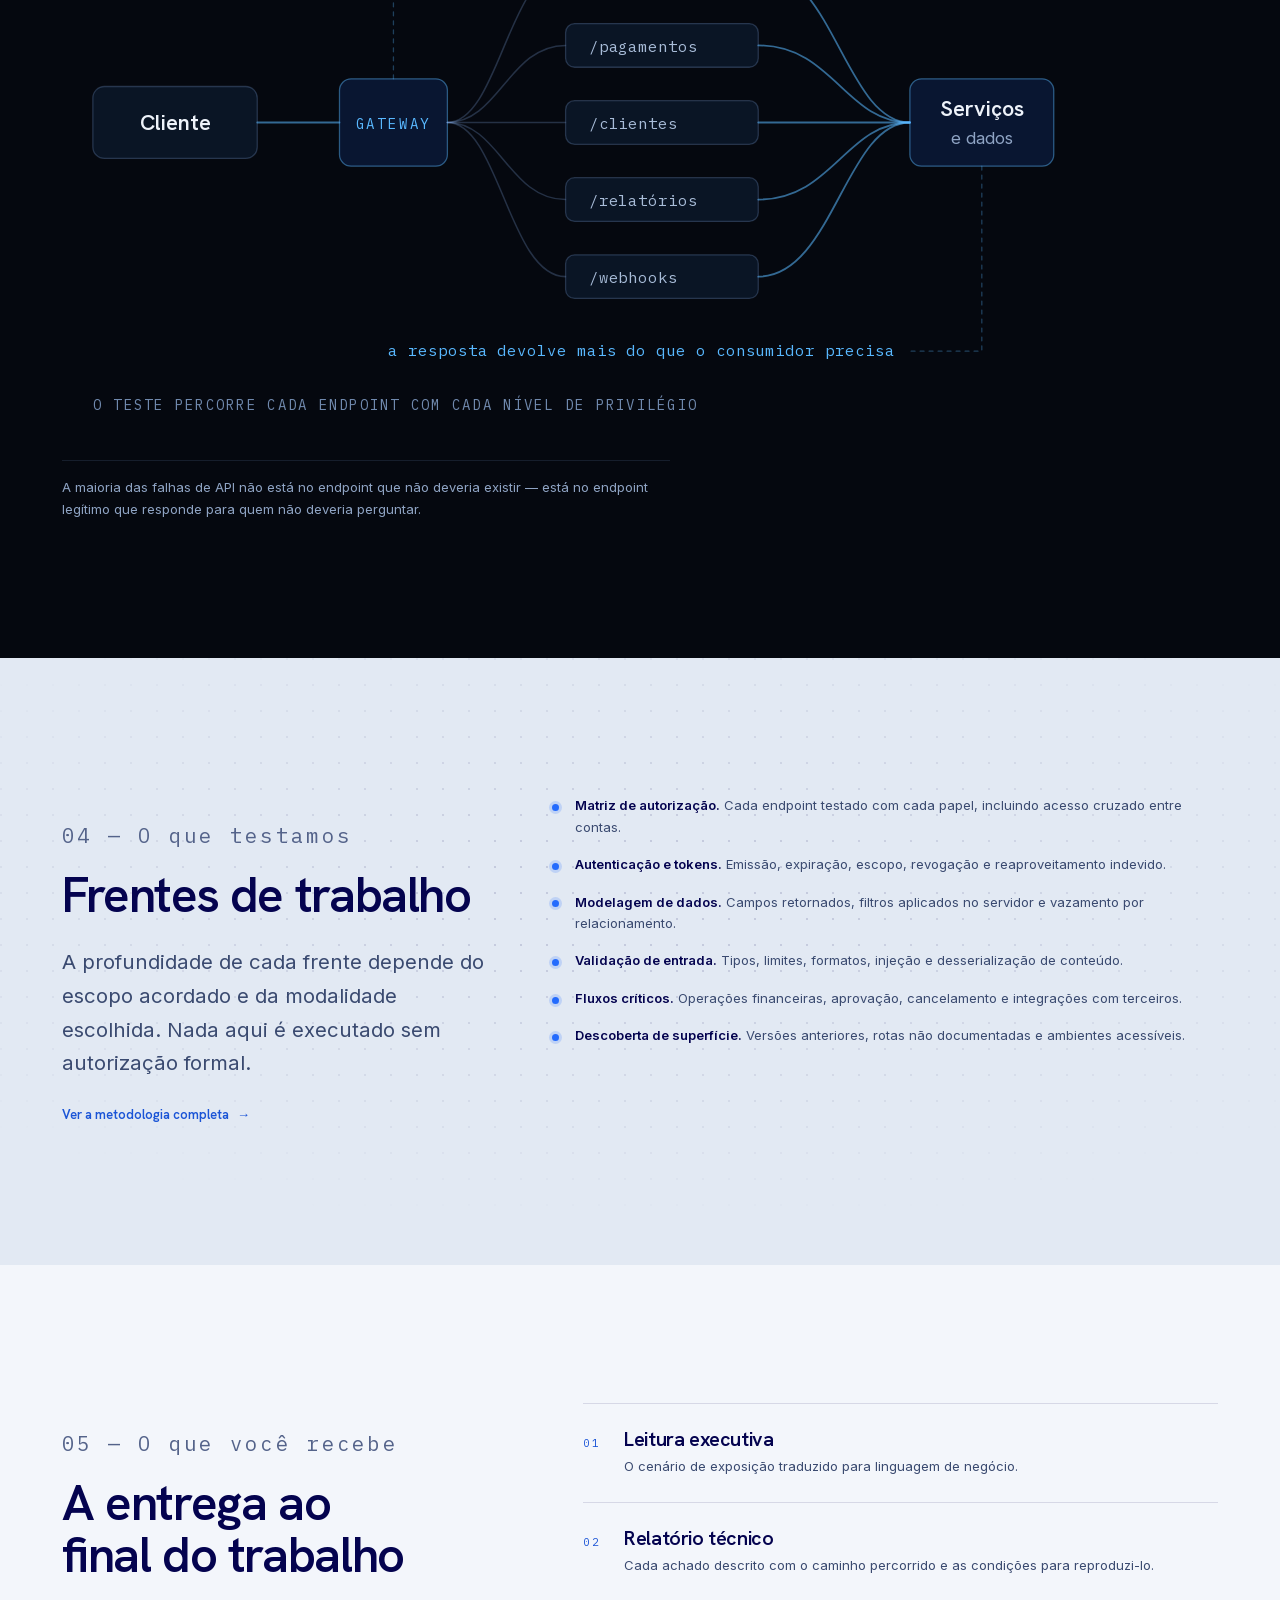
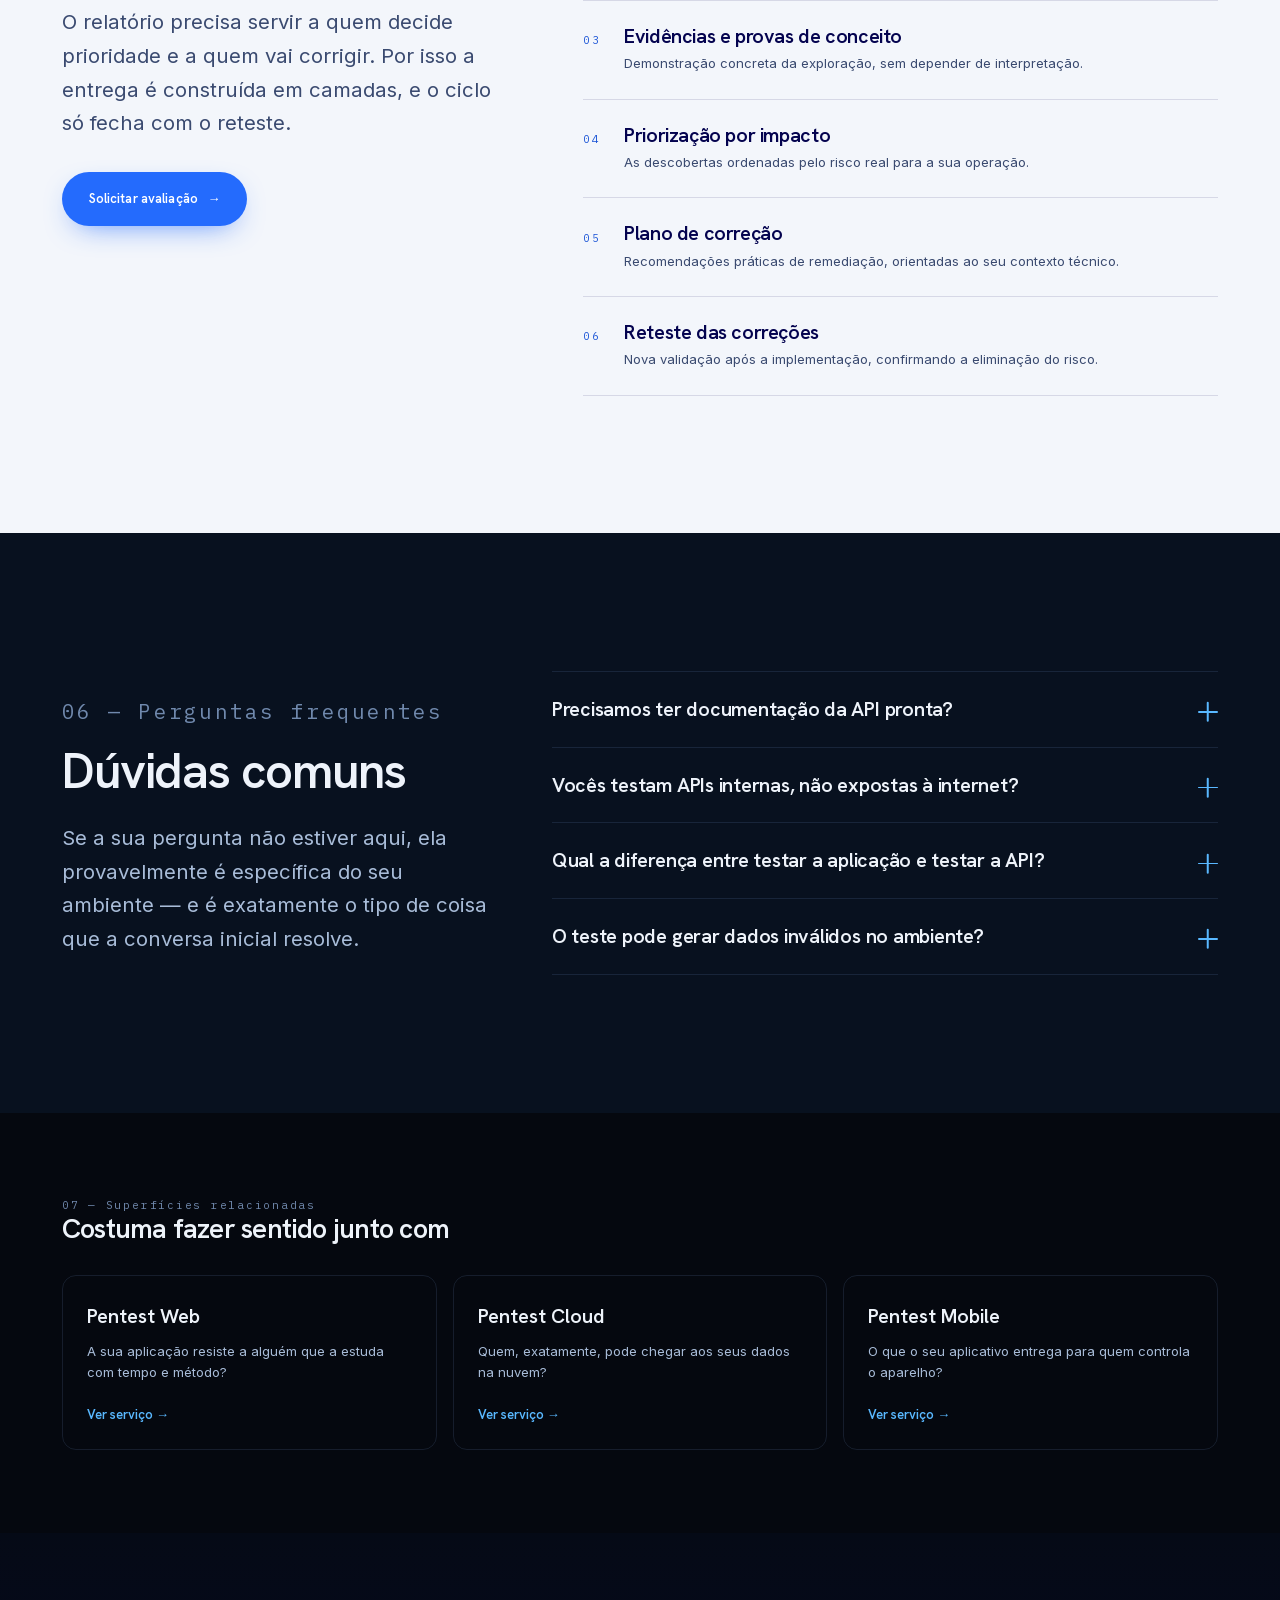
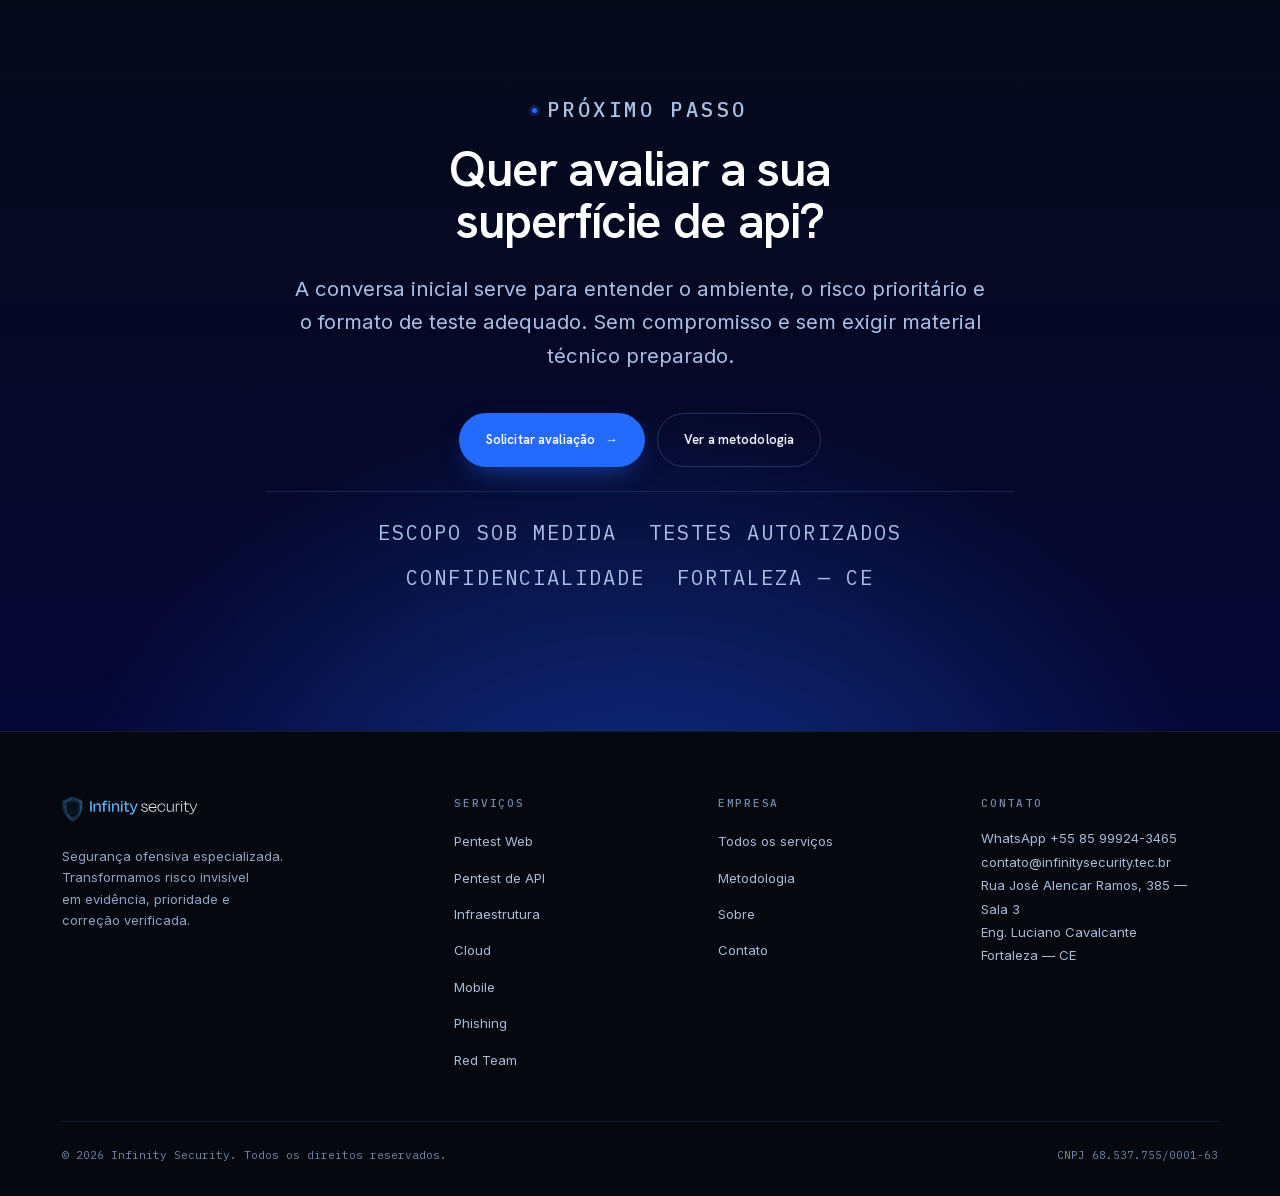
<file: servicos/pentest-api.html>
<!DOCTYPE html>
<html lang="pt-BR" class="no-js">
<head>
<meta charset="utf-8">
<meta name="viewport" content="width=device-width, initial-scale=1">
<title>Pentest de API | Infinity Security</title>
<meta name="description" content="Avaliação de segurança de APIs e integrações: autorização, arquitetura de integração, proteção da camada de dados e riscos em fluxos críticos de negócio.">
<link rel="canonical" href="https://infinitysecurity.com.br/servicos/pentest-api">
<meta name="theme-color" content="#08111f">
<meta name="robots" content="index, follow, max-image-preview:large">

<meta property="og:type" content="website">
<meta property="og:locale" content="pt_BR">
<meta property="og:site_name" content="Infinity Security">
<meta property="og:title" content="Pentest de API | Infinity Security">
<meta property="og:description" content="Avaliação de segurança de APIs e integrações: autorização, arquitetura de integração, proteção da camada de dados e riscos em fluxos críticos de negócio.">
<meta property="og:url" content="https://infinitysecurity.com.br/servicos/pentest-api">
<meta property="og:image" content="https://infinitysecurity.com.br/assets/img/og-image.png">
<meta property="og:image:width" content="1200">
<meta property="og:image:height" content="630">
<meta name="twitter:card" content="summary_large_image">
<meta name="twitter:title" content="Pentest de API | Infinity Security">
<meta name="twitter:description" content="Avaliação de segurança de APIs e integrações: autorização, arquitetura de integração, proteção da camada de dados e riscos em fluxos críticos de negócio.">
<meta name="twitter:image" content="https://infinitysecurity.com.br/assets/img/og-image.png">

<link rel="icon" href="/assets/img/favicon.svg" type="image/svg+xml">
<link rel="apple-touch-icon" href="/assets/img/favicon.svg">

<link rel="preload" href="/assets/fonts/hanken-grotesk-600-latin.woff2" as="font" type="font/woff2" crossorigin>
<link rel="preload" href="/assets/fonts/inter-400-latin.woff2" as="font" type="font/woff2" crossorigin>
<link rel="stylesheet" href="/assets/fonts/fonts.css?v=80ab1713">
<link rel="stylesheet" href="/assets/css/style.css?v=c6e8a2bc">
<script>document.documentElement.classList.remove('no-js');</script>
<script type="application/ld+json">
{"@context":"https://schema.org","@graph":[
{"@type":"Service","name":"Pentest de API","serviceType":"Teste de segurança ofensiva","url":"https://infinitysecurity.com.br/servicos/pentest-api",
"description":"Avaliação de segurança de APIs e integrações: autorização, arquitetura de integração, proteção da camada de dados e riscos em fluxos críticos de negócio.",
"provider":{"@type":"Organization","name":"Infinity Security","url":"https://infinitysecurity.com.br/"},
"areaServed":"BR"},
{"@type":"FAQPage","mainEntity":[{"@type":"Question","name":"Precisamos ter documentação da API pronta?","acceptedAnswer":{"@type":"Answer","text":"Ajuda, mas não é obrigatória. Com especificação (OpenAPI, coleções, exemplos) o tempo é usado em profundidade em vez de descoberta. Sem ela, parte do trabalho é justamente mapear a superfície real — o que muitas vezes já revela endpoints que ninguém lembrava que existiam."}}, {"@type":"Question","name":"Vocês testam APIs internas, não expostas à internet?","acceptedAnswer":{"@type":"Answer","text":"Sim. Uma API interna protege menos do que parece quando o atacante já obteve algum acesso à rede ou credenciais de um colaborador. Esse cenário pode ser incluído no escopo."}}, {"@type":"Question","name":"Qual a diferença entre testar a aplicação e testar a API?","acceptedAnswer":{"@type":"Answer","text":"O teste de aplicação avalia o produto pela interface que os usuários enxergam. O teste de API avalia o canal diretamente, sem as restrições que a interface impõe — e é aí que costumam aparecer as falhas de autorização mais relevantes."}}, {"@type":"Question","name":"O teste pode gerar dados inválidos no ambiente?","acceptedAnswer":{"@type":"Answer","text":"O escopo define quais operações de escrita são permitidas e em qual ambiente. Quando há gravação autorizada, os registros criados são identificáveis e informados no relatório."}}]}]}
</script>
</head>

<body>
<a class="skip-link" href="#conteudo">Ir para o conteúdo</a>

<header class="nav" data-nav>
  <div class="container container--wide nav__inner">
    <a class="nav__logo" href="/" aria-label="Infinity Security — página inicial">
      <img src="/assets/img/logo-lockup-dark.svg" alt="Infinity Security" width="136" height="26">
    </a>

    <nav aria-label="Principal">
      <ul class="nav__menu">
        <li class="nav__group">
          <a class="nav__link" href="/servicos" aria-current="page">
            Serviços
            <svg class="nav__caret" width="10" height="6" viewBox="0 0 10 6" fill="none" aria-hidden="true"><path d="M1 1l4 4 4-4" stroke="currentColor" stroke-width="1.4" stroke-linecap="round"/></svg>
          </a>
          <div class="nav__panel">
            <ul class="nav__panel-grid">
              <li><a class="nav__panel-link" href="/servicos/pentest-web"><strong>Pentest Web</strong><span>Aplicações, portais e regras de negócio</span></a></li>
              <li><a class="nav__panel-link" href="/servicos/pentest-api"><strong>Pentest de API</strong><span>Integrações, autorização e fluxos críticos</span></a></li>
              <li><a class="nav__panel-link" href="/servicos/pentest-infraestrutura"><strong>Pentest de Infraestrutura</strong><span>Perímetro, redes internas e servidores</span></a></li>
              <li><a class="nav__panel-link" href="/servicos/pentest-cloud"><strong>Pentest Cloud</strong><span>AWS, Azure e GCP: identidade e configuração</span></a></li>
              <li><a class="nav__panel-link" href="/servicos/pentest-mobile"><strong>Pentest Mobile</strong><span>iOS e Android, análise estática e dinâmica</span></a></li>
              <li><a class="nav__panel-link" href="/servicos/phishing"><strong>Campanhas de Phishing</strong><span>Resiliência humana a engenharia social</span></a></li>
              <li><a class="nav__panel-link" href="/servicos/red-team"><strong>Operações de Red Team</strong><span>Pessoas, processos, tecnologia e detecção</span></a></li>
            </ul>
            <div class="nav__panel-foot">
              <span>07 superfícies cobertas</span>
              <a class="link-arrow" href="/servicos">Ver todos os serviços <span class="arw" aria-hidden="true">→</span></a>
            </div>
          </div>
        </li>
        <li><a class="nav__link" href="/metodologia">Metodologia</a></li>
        <li><a class="nav__link" href="/sobre">Sobre</a></li>
        <li><a class="nav__link" href="/contato">Contato</a></li>
      </ul>
    </nav>

    <div class="nav__actions">
      <a class="btn" href="/contato">Solicitar avaliação</a>
      <button class="nav__toggle" type="button" data-nav-toggle aria-expanded="false" aria-controls="nav-drawer" aria-label="Abrir menu">
        <span></span><span></span><span></span>
      </button>
    </div>
  </div>
</header>

<div class="nav__drawer" id="nav-drawer" data-nav-drawer>
  <nav aria-label="Menu mobile">
    <ul class="nav__drawer-main">
      <li>
        <a href="/servicos">Serviços <span aria-hidden="true">→</span></a>
        <ul class="nav__drawer-sub">
          <li><a href="/servicos/pentest-web">Pentest Web</a></li>
          <li><a href="/servicos/pentest-api">Pentest de API</a></li>
          <li><a href="/servicos/pentest-infraestrutura">Pentest de Infraestrutura</a></li>
          <li><a href="/servicos/pentest-cloud">Pentest Cloud</a></li>
          <li><a href="/servicos/pentest-mobile">Pentest Mobile</a></li>
          <li><a href="/servicos/phishing">Campanhas de Phishing</a></li>
          <li><a href="/servicos/red-team">Operações de Red Team</a></li>
        </ul>
      </li>
      <li><a href="/metodologia">Metodologia <span aria-hidden="true">→</span></a></li>
      <li><a href="/sobre">Sobre <span aria-hidden="true">→</span></a></li>
      <li><a href="/contato">Contato <span aria-hidden="true">→</span></a></li>
    </ul>
    <a class="btn" href="/contato">Solicitar avaliação</a>
    <p class="nav__drawer-meta">
      WhatsApp +55 85 99924-3465<br>
      Fortaleza — CE
    </p>
  </nav>
</div>

<main id="conteudo">

<section class="page-hero">
  <div class="container container--wide">
    <nav class="crumbs" aria-label="Trilha de navegação"><ol><li><a href="/">Início</a></li><li><a href="/servicos">Serviços</a></li><li aria-current="page">Pentest de API</li></ol></nav><script type="application/ld+json">{"@context":"https://schema.org","@type":"BreadcrumbList","itemListElement":[{"@type":"ListItem","position":1,"name":"Início","item":"https://infinitysecurity.com.br/"}, {"@type":"ListItem","position":2,"name":"Serviços","item":"https://infinitysecurity.com.br/servicos"}, {"@type":"ListItem","position":3,"name":"Pentest de API"}]}</script>
    <div class="page-hero__grid">
      <div>
        <p class="eyebrow enter">Serviço 02 / 07 — Segurança ofensiva</p>
        <h1 class="enter" style="--reveal-delay:60ms">Pentest de API</h1>
        <p class="page-hero__q enter" style="--reveal-delay:110ms">A sua API processa apenas as requisições que deveria processar?</p>
        <p class="page-hero__lead enter" style="--reveal-delay:170ms">Avaliação dos canais de integração entre sistemas, aplicações e parceiros — verificando se apenas requisições legítimas são processadas e o que acontece quando alguém pergunta algo que não deveria poder perguntar.</p>
        <div class="page-hero__cta enter" style="--reveal-delay:210ms">
          <a class="btn" href="/contato">Solicitar avaliação <span class="arw" aria-hidden="true">→</span></a>
          <a class="btn btn--ghost" href="/servicos">Ver todos os serviços</a>
        </div>
      </div>
      <aside class="page-hero__aside enter" style="--reveal-delay:280ms">
        <dl><dt>Superfície</dt><dd>APIs REST, integrações internas e canais com parceiros</dd><dt>Modalidades</dt><dd>Black Box, Gray Box ou White Box</dd><dt>Foco técnico</dt><dd>Autorização, arquitetura e camada de dados</dd></dl>
      </aside>
    </div>
  </div>
</section>

<section class="section theme-ink dotfield" aria-labelledby="h-oque">
  <div class="container">
    <div class="split split--sticky">
      <div class="split__aside">
        <p class="chapter-index reveal">01 — O que é</p>
        <h2 id="h-oque" class="reveal" style="--reveal-delay:60ms">O que este teste avalia</h2>
      </div>
      <div class="reveal" style="--reveal-delay:120ms">
        <div class="prose"><p>APIs são construídas para serem consumidas por máquinas, e é justamente por isso que costumam ser subestimadas. Sem uma interface visível, é fácil supor que um endpoint está protegido porque o aplicativo oficial não o chama daquele jeito — quando, na prática, qualquer pessoa pode chamá-lo do jeito que quiser.</p><p>O teste percorre cada endpoint com cada nível de privilégio disponível, verifica a arquitetura de integração e mede o que a camada de dados devolve em cada combinação. O objetivo é separar o que a API foi projetada para fazer daquilo que ela efetivamente permite.</p></div>
        <h3 style="margin-top:var(--sp-8);font-size:var(--fs-h4)">Quando faz sentido</h3>
        <ul class="when-list when-list--tight" style="margin-top:var(--sp-5)"><li><span>01</span><p>Ao publicar uma API nova ou abrir um canal de integração para parceiros e clientes.</p></li><li><span>02</span><p>Depois de alterar o modelo de autenticação, os escopos de token ou a estrutura de permissões.</p></li><li><span>03</span><p>Quando a mesma API atende públicos diferentes — aplicativo, parceiro externo e uso interno.</p></li><li><span>04</span><p>Quando a documentação e o comportamento real da API já não coincidem completamente.</p></li></ul>
      </div>
    </div>
  </div>
</section>

<section class="section theme-dark" aria-labelledby="h-riscos">
  <div class="container">
    <div class="section-head">
      <p class="chapter-index reveal">02 — Riscos avaliados</p>
      <h2 id="h-riscos" class="reveal" style="--reveal-delay:60ms">O que costuma estar quebrado aqui</h2>
      <p class="reveal" style="--reveal-delay:140ms">
        Nem todo achado aparece em todo ambiente. Estes são os padrões que a avaliação procura
        deliberadamente, porque são os que mais frequentemente sustentam um caminho completo até o impacto.
      </p>
    </div>
    <div class="risks" style="margin-top:var(--sp-8)"><article class="risk reveal"><span class="risk__k">R01</span><h3>Autorização em nível de objeto</h3><p>Endpoints que verificam quem está autenticado, mas não verificam se aquela pessoa pode acessar aquele registro específico.</p></article><article class="risk reveal"><span class="risk__k">R02</span><h3>Autorização em nível de função</h3><p>Operações administrativas acessíveis a perfis comuns, porque a restrição existe apenas na interface que esconde o botão.</p></article><article class="risk reveal"><span class="risk__k">R03</span><h3>Exposição excessiva de dados</h3><p>Respostas que trazem mais campos do que o consumidor precisa, deixando a filtragem por conta do cliente que faz a chamada.</p></article><article class="risk reveal"><span class="risk__k">R04</span><h3>Consumo sem limites</h3><p>Ausência de controle sobre volume, paginação e custo de operação, permitindo extração massiva ou degradação do serviço.</p></article><article class="risk reveal"><span class="risk__k">R05</span><h3>Fluxos de negócio encadeados</h3><p>Sequências legítimas executadas fora de ordem para atingir um estado que o desenho não previu.</p></article><article class="risk reveal"><span class="risk__k">R06</span><h3>Superfície não documentada</h3><p>Versões antigas, endpoints internos e rotas de depuração que continuam ativas e acessíveis.</p></article></div>
  </div>
</section>

<section class="section theme-ink" aria-labelledby="h-diagrama">
  <div class="container">
    <div class="section-head section-head--split">
      <div>
        <p class="chapter-index reveal">03 — Superfície</p>
        <h2 id="h-diagrama" class="reveal" style="--reveal-delay:60ms">Como enxergamos esse domínio</h2>
      </div>
      <div class="reveal" style="--reveal-delay:140ms">
        <p style="margin-top:0">
          Antes de testar, mapeamos. O diagrama abaixo mostra a estrutura que orienta o trabalho
          e onde os pontos de verificação são posicionados.
        </p>
      </div>
    </div>
    <div class="reveal" style="--reveal-delay:180ms;margin-top:var(--sp-8)">
      <figure class="dgm " data-diagram>
  <div class="dgm__scroll">
    <svg viewBox="0 0 900 460" role="img" aria-labelledby="dgm-title" preserveAspectRatio="xMidYMid meet">
      <title id="dgm-title">Caminho de uma requisição: cliente, gateway, endpoints, serviços e dados</title>
    <g class="dgm-row" style="--i:0">
      <rect class="dgm-node" x="24" y="188" width="128" height="56" rx="9"/>
      <text class="dgm-name" x="88" y="222" text-anchor="middle">Cliente</text>
    </g>
    <path class="dgm-flow" d="M152 216 H 216"/>
    <g class="dgm-row" style="--i:1">
      <rect class="dgm-node dgm-node--key" x="216" y="182" width="84" height="68" rx="9"/>
      <text class="dgm-vert" x="258" y="221" text-anchor="middle">GATEWAY</text>
    </g>
    <g class="dgm-row" style="--i:0">
      <path class="dgm-branch" d="M300 216 C 340 216 348 96 392 96"/>
      <rect class="dgm-chip" x="392" y="79" width="150" height="34" rx="7"/>
      <text class="dgm-mono" x="410" y="101">/auth</text>
    </g>
    <g class="dgm-row" style="--i:1">
      <path class="dgm-branch" d="M300 216 C 340 216 348 156 392 156"/>
      <rect class="dgm-chip" x="392" y="139" width="150" height="34" rx="7"/>
      <text class="dgm-mono" x="410" y="161">/pagamentos</text>
    </g>
    <g class="dgm-row" style="--i:2">
      <path class="dgm-branch" d="M300 216 C 340 216 348 216 392 216"/>
      <rect class="dgm-chip" x="392" y="199" width="150" height="34" rx="7"/>
      <text class="dgm-mono" x="410" y="221">/clientes</text>
    </g>
    <g class="dgm-row" style="--i:3">
      <path class="dgm-branch" d="M300 216 C 340 216 348 276 392 276"/>
      <rect class="dgm-chip" x="392" y="259" width="150" height="34" rx="7"/>
      <text class="dgm-mono" x="410" y="281">/relatórios</text>
    </g>
    <g class="dgm-row" style="--i:4">
      <path class="dgm-branch" d="M300 216 C 340 216 348 336 392 336"/>
      <rect class="dgm-chip" x="392" y="319" width="150" height="34" rx="7"/>
      <text class="dgm-mono" x="410" y="341">/webhooks</text>
    </g>
    <path class="dgm-flow" d="M542 96 C 600 96 610 216 660 216"/>
    <path class="dgm-flow" d="M542 156 C 600 156 610 216 660 216"/>
    <path class="dgm-flow" d="M542 216 H 660"/>
    <path class="dgm-flow" d="M542 276 C 600 276 610 216 660 216"/>
    <path class="dgm-flow" d="M542 336 C 600 336 610 216 660 216"/>
    <g class="dgm-row" style="--i:6">
      <rect class="dgm-node dgm-node--key" x="660" y="182" width="112" height="68" rx="9"/>
      <text class="dgm-name" x="716" y="211" text-anchor="middle">Serviços</text>
      <text class="dgm-note" x="716" y="233" text-anchor="middle">e dados</text>
    </g>
    <g class="dgm-callout" style="--i:7">
      <path class="dgm-hint" d="M258 182 V 44 H 300"/>
      <text class="dgm-mono dgm-hot" x="310" y="40">estar autenticado não é estar autorizado</text>
      <path class="dgm-hint" d="M716 250 V 394 H 660"/>
      <text class="dgm-mono dgm-hot" x="648" y="398" text-anchor="end">a resposta devolve mais do que o consumidor precisa</text>
    </g>
    <text class="dgm-axis" x="24" y="440">O TESTE PERCORRE CADA ENDPOINT COM CADA NÍVEL DE PRIVILÉGIO</text>
    </svg>
  </div>
  <figcaption>A maioria das falhas de API não está no endpoint que não deveria existir — está no endpoint legítimo que responde para quem não deveria perguntar.</figcaption>
</figure>
    </div>
  </div>
</section>

<section class="section theme-light dotfield dotfield--light" aria-labelledby="h-testamos">
  <div class="container">
    <div class="split">
      <div class="split__aside">
        <p class="chapter-index reveal">04 — O que testamos</p>
        <h2 id="h-testamos" class="reveal" style="--reveal-delay:60ms">Frentes de trabalho</h2>
        <p class="reveal" style="--reveal-delay:120ms">
          A profundidade de cada frente depende do escopo acordado e da modalidade escolhida.
          Nada aqui é executado sem autorização formal.
        </p>
        <a class="link-arrow reveal" href="/metodologia" style="--reveal-delay:180ms;margin-top:var(--sp-5)">
          Ver a metodologia completa <span aria-hidden="true">→</span>
        </a>
      </div>
      <ul class="checks reveal" style="--reveal-delay:140ms"><li><div><strong>Matriz de autorização.</strong> Cada endpoint testado com cada papel, incluindo acesso cruzado entre contas.</div></li><li><div><strong>Autenticação e tokens.</strong> Emissão, expiração, escopo, revogação e reaproveitamento indevido.</div></li><li><div><strong>Modelagem de dados.</strong> Campos retornados, filtros aplicados no servidor e vazamento por relacionamento.</div></li><li><div><strong>Validação de entrada.</strong> Tipos, limites, formatos, injeção e desserialização de conteúdo.</div></li><li><div><strong>Fluxos críticos.</strong> Operações financeiras, aprovação, cancelamento e integrações com terceiros.</div></li><li><div><strong>Descoberta de superfície.</strong> Versões anteriores, rotas não documentadas e ambientes acessíveis.</div></li></ul>
    </div>
  </div>
</section>

<section class="section theme-paper" aria-labelledby="h-entrega">
  <div class="container">
    <div class="deliver">
      <div class="deliver__intro">
        <p class="chapter-index reveal">05 — O que você recebe</p>
        <h2 id="h-entrega" class="reveal" style="--reveal-delay:60ms">A entrega ao final do trabalho</h2>
        <p class="reveal" style="--reveal-delay:140ms">
          O relatório precisa servir a quem decide prioridade e a quem vai corrigir. Por isso a entrega
          é construída em camadas, e o ciclo só fecha com o reteste.
        </p>
        <a class="btn reveal" href="/contato" style="--reveal-delay:210ms;margin-top:var(--sp-6)">
          Solicitar avaliação <span class="arw" aria-hidden="true">→</span>
        </a>
      </div>
      <ul class="deliver__list"><li class="reveal" style="--reveal-delay:0ms"><span class="deliver__k">01</span><div><h3>Leitura executiva</h3><p>O cenário de exposição traduzido para linguagem de negócio.</p></div></li><li class="reveal" style="--reveal-delay:60ms"><span class="deliver__k">02</span><div><h3>Relatório técnico</h3><p>Cada achado descrito com o caminho percorrido e as condições para reproduzi-lo.</p></div></li><li class="reveal" style="--reveal-delay:120ms"><span class="deliver__k">03</span><div><h3>Evidências e provas de conceito</h3><p>Demonstração concreta da exploração, sem depender de interpretação.</p></div></li><li class="reveal" style="--reveal-delay:180ms"><span class="deliver__k">04</span><div><h3>Priorização por impacto</h3><p>As descobertas ordenadas pelo risco real para a sua operação.</p></div></li><li class="reveal" style="--reveal-delay:240ms"><span class="deliver__k">05</span><div><h3>Plano de correção</h3><p>Recomendações práticas de remediação, orientadas ao seu contexto técnico.</p></div></li><li class="reveal" style="--reveal-delay:300ms"><span class="deliver__k">06</span><div><h3>Reteste das correções</h3><p>Nova validação após a implementação, confirmando a eliminação do risco.</p></div></li></ul>
    </div>
  </div>
</section>

<section class="section theme-dark" aria-labelledby="h-faq">
  <div class="container">
    <div class="split">
      <div class="split__aside">
        <p class="chapter-index reveal">06 — Perguntas frequentes</p>
        <h2 id="h-faq" class="reveal" style="--reveal-delay:60ms">Dúvidas comuns</h2>
        <p class="reveal" style="--reveal-delay:120ms">
          Se a sua pergunta não estiver aqui, ela provavelmente é específica do seu ambiente —
          e é exatamente o tipo de coisa que a conversa inicial resolve.
        </p>
      </div>
      <div class="acc reveal" data-acc data-acc-single style="--reveal-delay:140ms"><div class="acc__item">
          <h3><button class="acc__btn" type="button" aria-expanded="false" aria-controls="faq-pentest-api-0">
            Precisamos ter documentação da API pronta?<span class="acc__icon" aria-hidden="true"></span>
          </button></h3>
          <div class="acc__panel" id="faq-pentest-api-0" role="region"><div><p>Ajuda, mas não é obrigatória. Com especificação (OpenAPI, coleções, exemplos) o tempo é usado em profundidade em vez de descoberta. Sem ela, parte do trabalho é justamente mapear a superfície real — o que muitas vezes já revela endpoints que ninguém lembrava que existiam.</p></div></div>
        </div><div class="acc__item">
          <h3><button class="acc__btn" type="button" aria-expanded="false" aria-controls="faq-pentest-api-1">
            Vocês testam APIs internas, não expostas à internet?<span class="acc__icon" aria-hidden="true"></span>
          </button></h3>
          <div class="acc__panel" id="faq-pentest-api-1" role="region"><div><p>Sim. Uma API interna protege menos do que parece quando o atacante já obteve algum acesso à rede ou credenciais de um colaborador. Esse cenário pode ser incluído no escopo.</p></div></div>
        </div><div class="acc__item">
          <h3><button class="acc__btn" type="button" aria-expanded="false" aria-controls="faq-pentest-api-2">
            Qual a diferença entre testar a aplicação e testar a API?<span class="acc__icon" aria-hidden="true"></span>
          </button></h3>
          <div class="acc__panel" id="faq-pentest-api-2" role="region"><div><p>O teste de aplicação avalia o produto pela interface que os usuários enxergam. O teste de API avalia o canal diretamente, sem as restrições que a interface impõe — e é aí que costumam aparecer as falhas de autorização mais relevantes.</p></div></div>
        </div><div class="acc__item">
          <h3><button class="acc__btn" type="button" aria-expanded="false" aria-controls="faq-pentest-api-3">
            O teste pode gerar dados inválidos no ambiente?<span class="acc__icon" aria-hidden="true"></span>
          </button></h3>
          <div class="acc__panel" id="faq-pentest-api-3" role="region"><div><p>O escopo define quais operações de escrita são permitidas e em qual ambiente. Quando há gravação autorizada, os registros criados são identificáveis e informados no relatório.</p></div></div>
        </div></div>
    </div>
  </div>
</section>

<section class="section section--tight theme-ink" aria-labelledby="h-rel">
  <div class="container">
    <p class="chapter-index reveal">07 — Superfícies relacionadas</p>
    <h2 id="h-rel" class="reveal" style="--reveal-delay:60ms;font-size:var(--fs-h3)">Costuma fazer sentido junto com</h2>
    <div class="rel-grid" style="margin-top:var(--sp-6)"><a class="rel reveal" href="/servicos/pentest-web"><strong>Pentest Web</strong><span>A sua aplicação resiste a alguém que a estuda com tempo e método?</span><em>Ver serviço →</em></a><a class="rel reveal" href="/servicos/pentest-cloud"><strong>Pentest Cloud</strong><span>Quem, exatamente, pode chegar aos seus dados na nuvem?</span><em>Ver serviço →</em></a><a class="rel reveal" href="/servicos/pentest-mobile"><strong>Pentest Mobile</strong><span>O que o seu aplicativo entrega para quem controla o aparelho?</span><em>Ver serviço →</em></a></div>
  </div>
</section>


<section class="cta-band" aria-labelledby="h-cta">
  <div class="container cta-band__inner">
    <p class="eyebrow reveal" style="justify-content:center">Próximo passo</p>
    <h2 id="h-cta" class="reveal" style="--reveal-delay:60ms;margin-top:var(--sp-4)">Quer avaliar a sua superfície de api?</h2>
    <p class="reveal" style="--reveal-delay:140ms">A conversa inicial serve para entender o ambiente, o risco prioritário e o formato de teste adequado. Sem compromisso e sem exigir material técnico preparado.</p>
    <div class="btn-row reveal" style="--reveal-delay:210ms">
      <a class="btn" href="/contato">Solicitar avaliação <span class="arw" aria-hidden="true">→</span></a>
      <a class="btn btn--ghost" href="/metodologia">Ver a metodologia</a>
    </div>
    <p class="cta-band__meta reveal" style="--reveal-delay:280ms"><span>Escopo sob medida</span><span>Testes autorizados</span><span>Confidencialidade</span><span>Fortaleza — CE</span></p>
  </div>
</section>


</main>

<footer class="footer">
  <div class="container">
    <div class="footer__grid">
      <div class="footer__brand">
        <img src="/assets/img/logo-lockup-dark.svg" alt="Infinity Security" width="136" height="26">
        <p>Segurança ofensiva especializada. Transformamos risco invisível em evidência, prioridade e correção verificada.</p>
      </div>

      <div>
        <h2 class="footer__h">Serviços</h2>
        <ul>
          <li><a href="/servicos/pentest-web">Pentest Web</a></li>
          <li><a href="/servicos/pentest-api">Pentest de API</a></li>
          <li><a href="/servicos/pentest-infraestrutura">Infraestrutura</a></li>
          <li><a href="/servicos/pentest-cloud">Cloud</a></li>
          <li><a href="/servicos/pentest-mobile">Mobile</a></li>
          <li><a href="/servicos/phishing">Phishing</a></li>
          <li><a href="/servicos/red-team">Red Team</a></li>
        </ul>
      </div>

      <div>
        <h2 class="footer__h">Empresa</h2>
        <ul>
          <li><a href="/servicos">Todos os serviços</a></li>
          <li><a href="/metodologia">Metodologia</a></li>
          <li><a href="/sobre">Sobre</a></li>
          <li><a href="/contato">Contato</a></li>
        </ul>
      </div>

      <div>
        <h2 class="footer__h">Contato</h2>
        <address>
          <a href="https://wa.me/5585999243465" rel="noopener">WhatsApp +55 85 99924-3465</a><br>
          <a href="mailto:contato@infinitysecurity.tec.br">contato@infinitysecurity.tec.br</a><br>
          Rua José Alencar Ramos, 385 — Sala 3<br>
          Eng. Luciano Cavalcante<br>
          Fortaleza — CE
        </address>
      </div>
    </div>

    <div class="footer__bottom">
      <span>© <span data-year>2026</span> Infinity Security. Todos os direitos reservados.</span>
      <span>CNPJ 68.537.755/0001-63</span>
    </div>
  </div>
</footer>

<script src="/assets/js/main.js?v=118ad06f" defer></script>
</body>
</html>
</file>
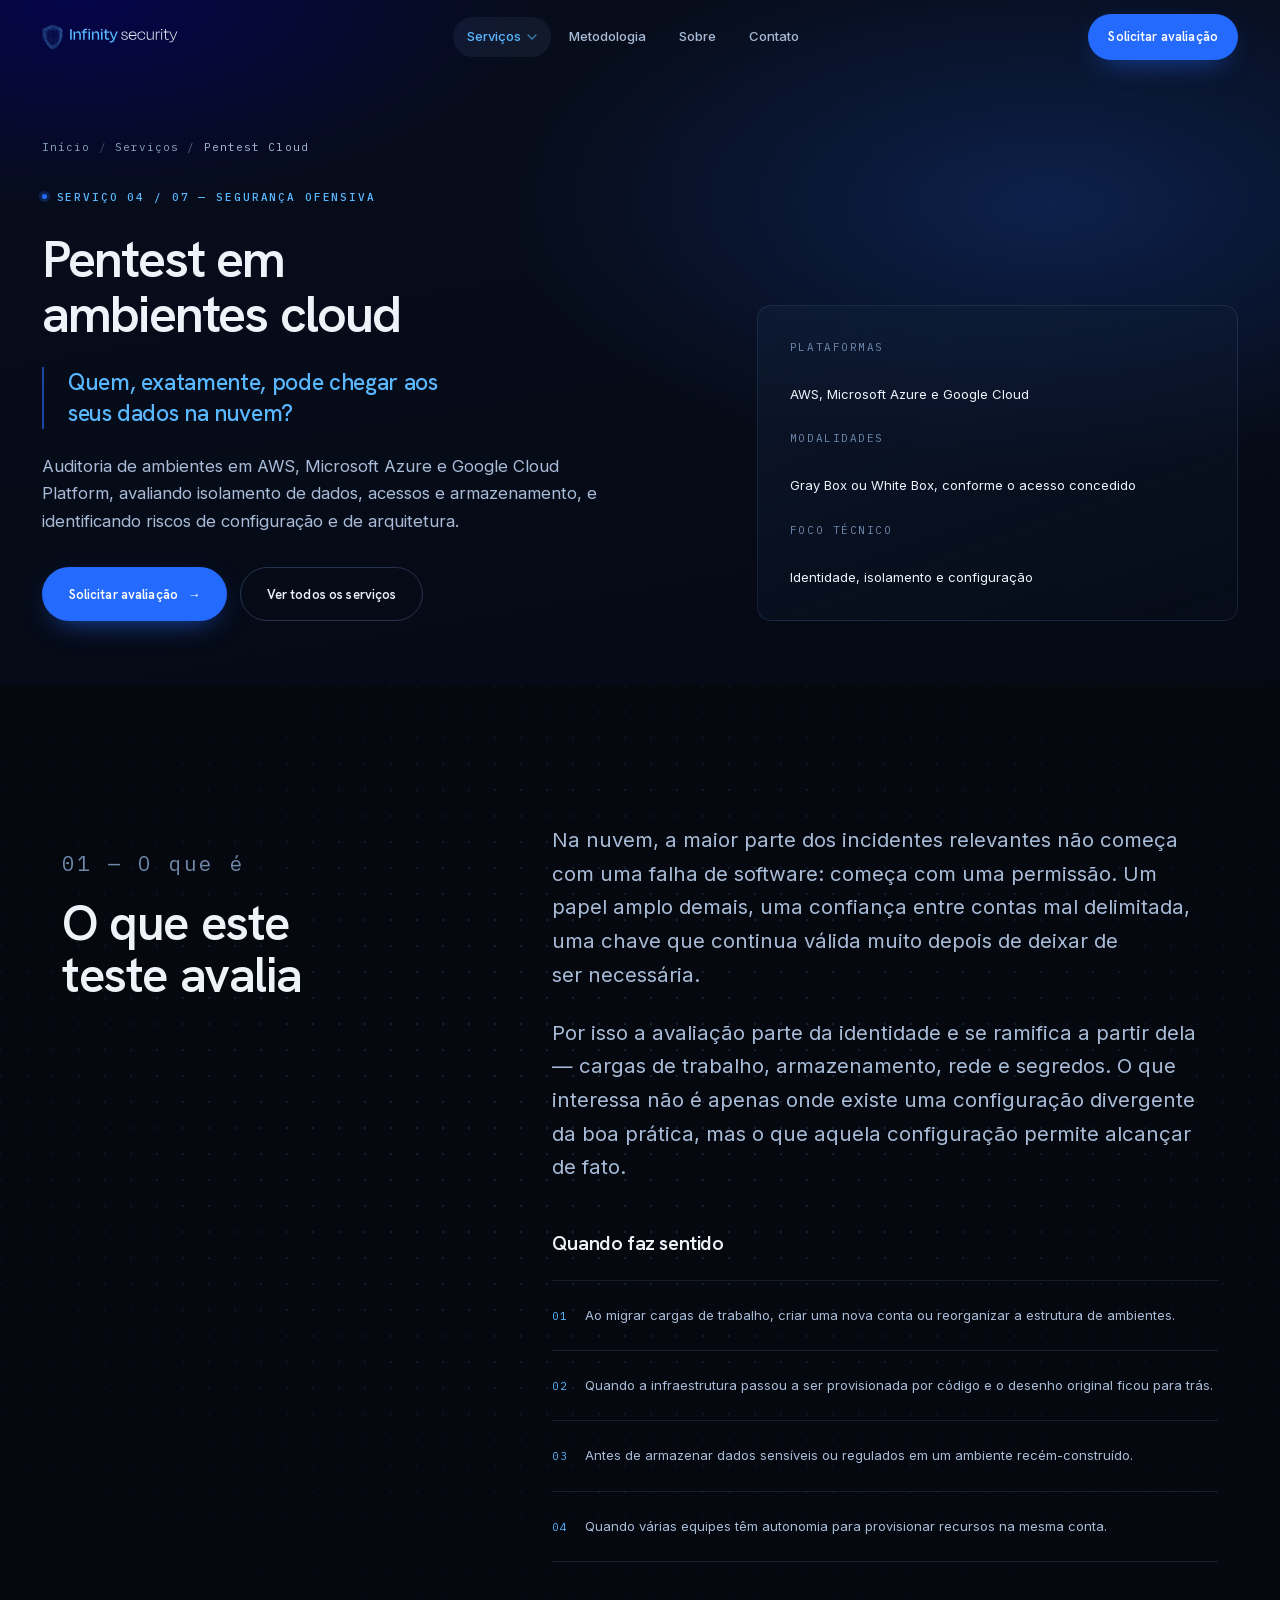
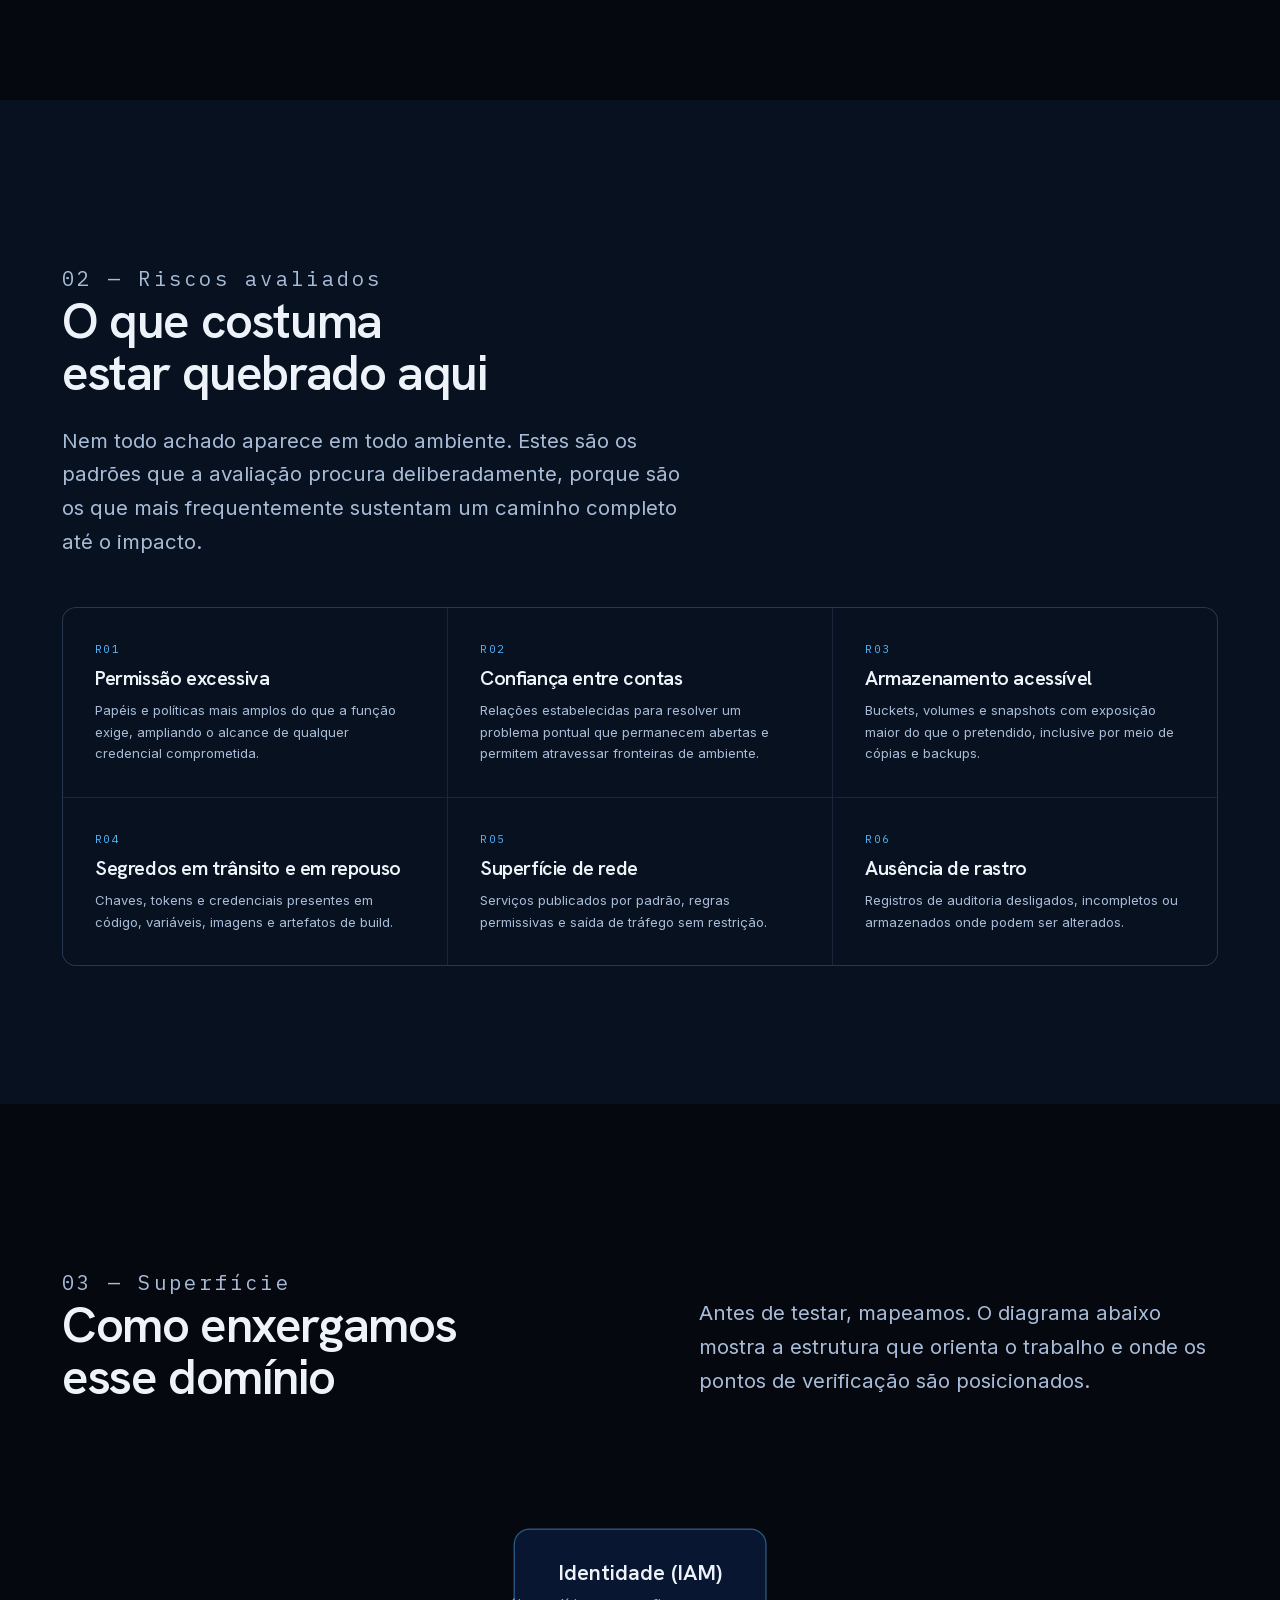
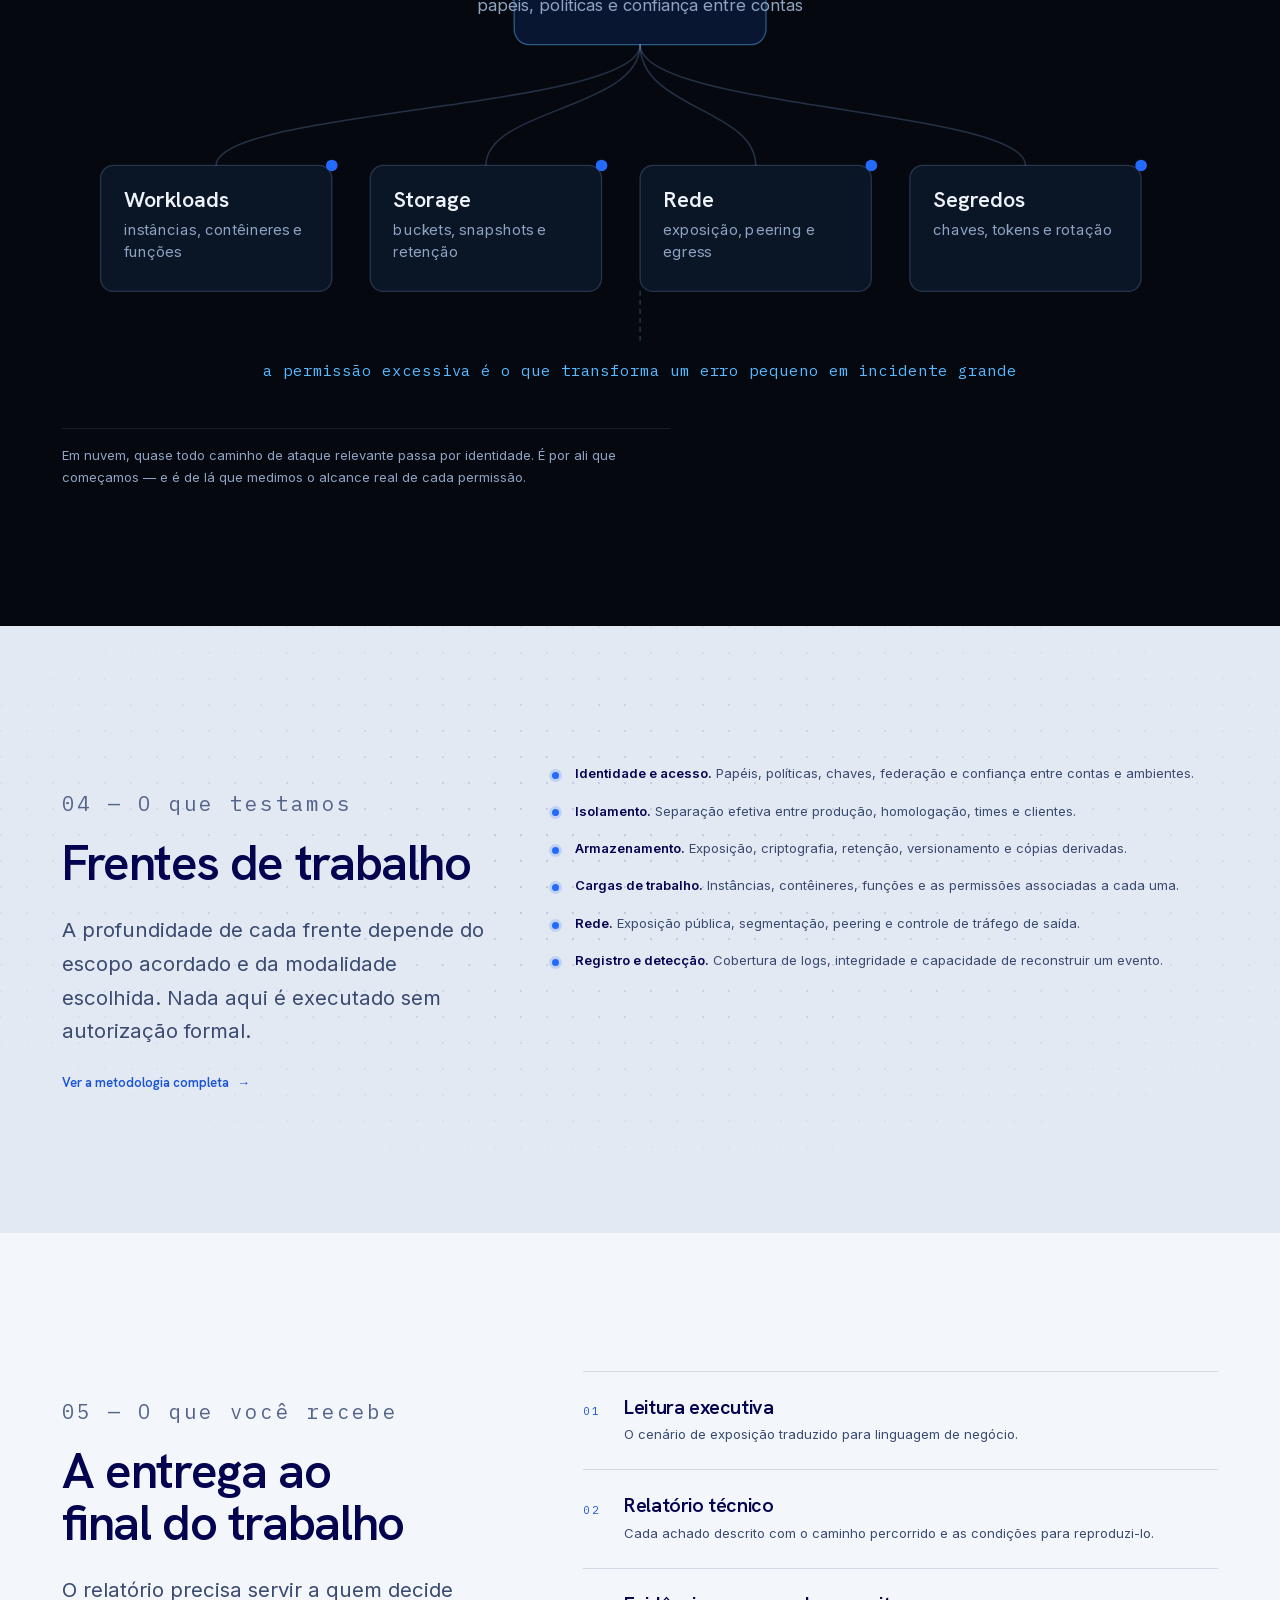
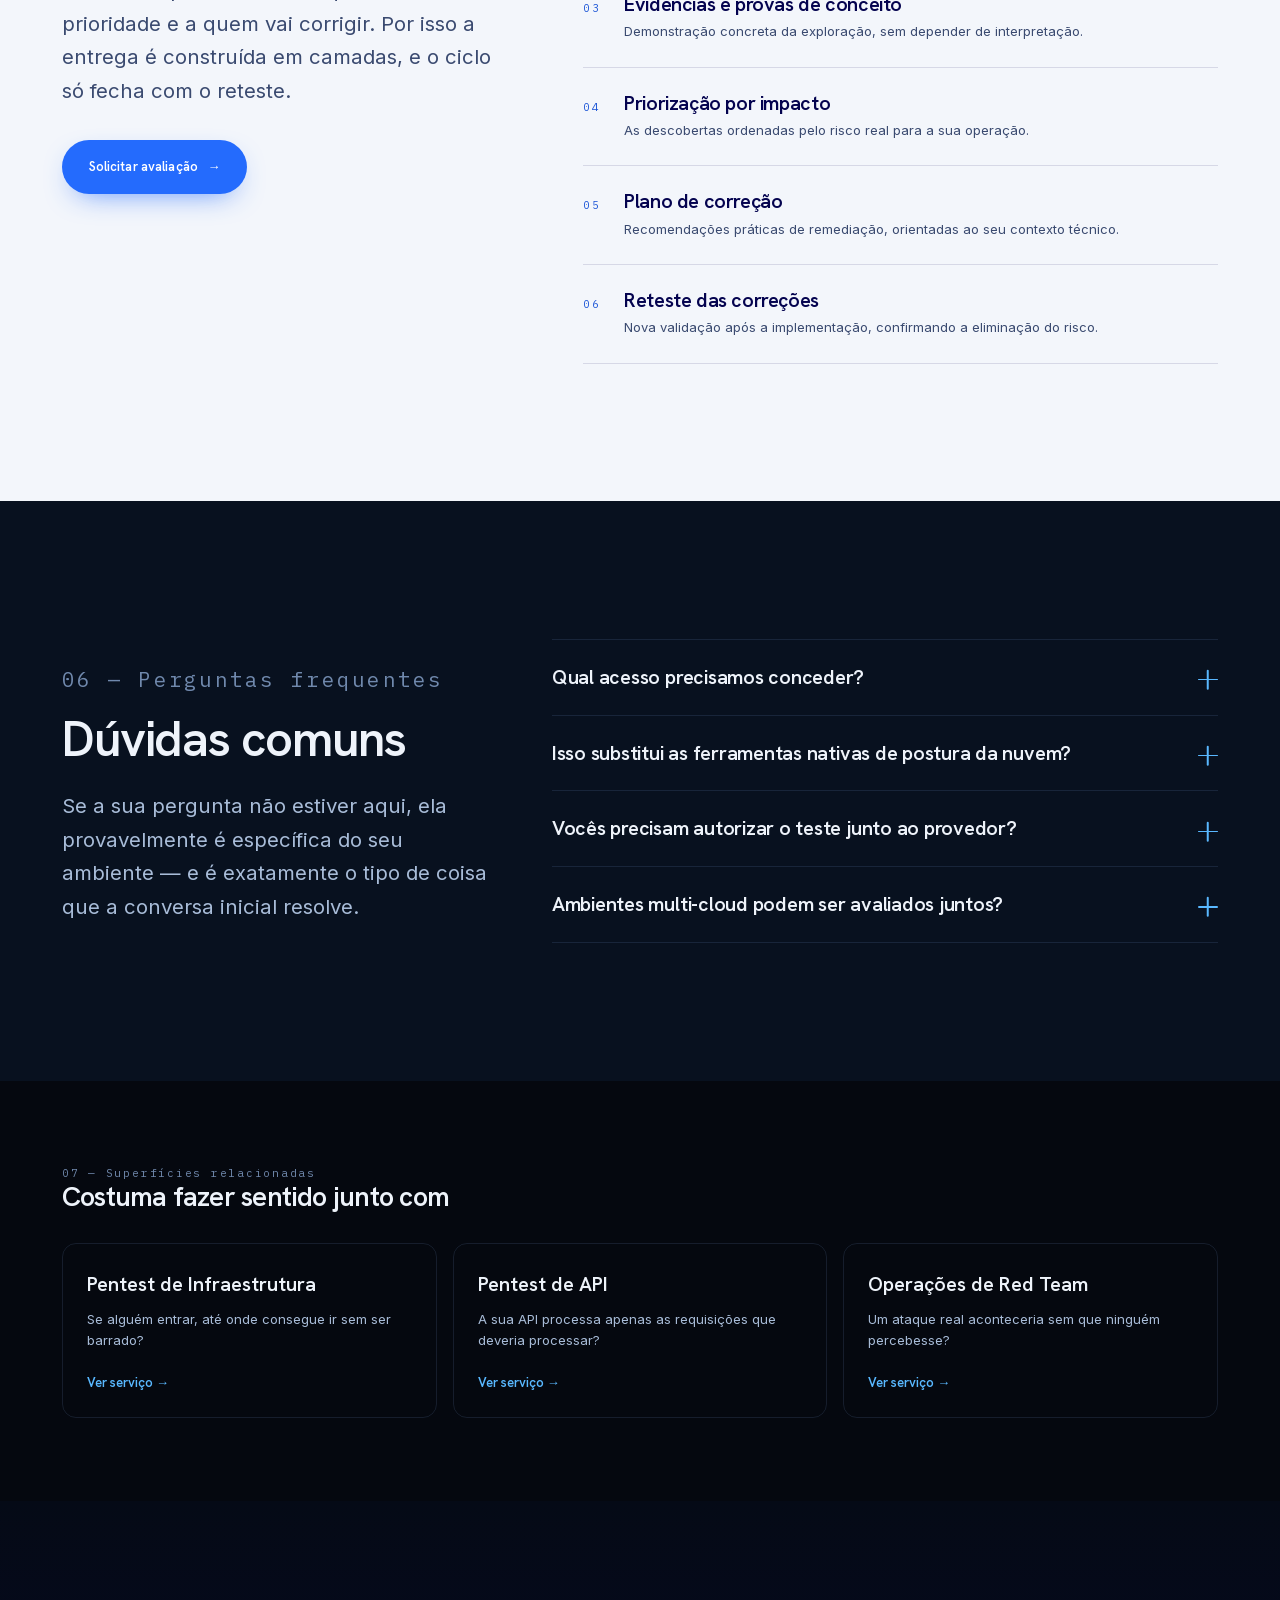
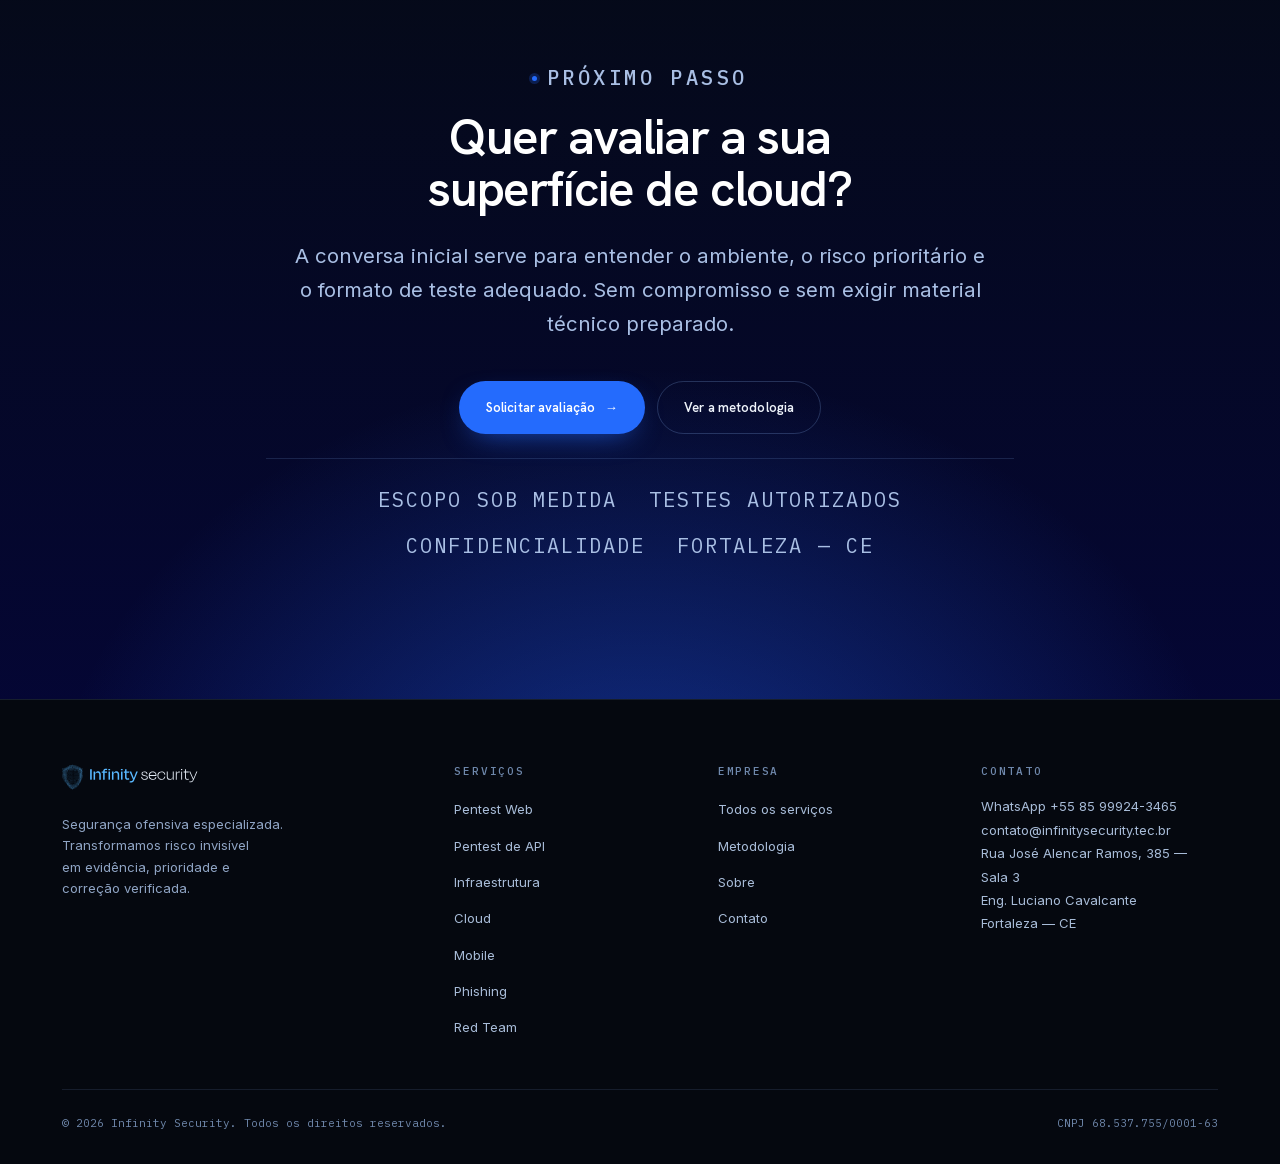
<file: servicos/pentest-cloud.html>
<!DOCTYPE html>
<html lang="pt-BR" class="no-js">
<head>
<meta charset="utf-8">
<meta name="viewport" content="width=device-width, initial-scale=1">
<title>Pentest em Ambientes Cloud — AWS, Azure e GCP | Infinity Security</title>
<meta name="description" content="Auditoria de segurança em nuvem: isolamento de dados, acessos, armazenamento e riscos de configuração e arquitetura em AWS, Microsoft Azure e Google Cloud.">
<link rel="canonical" href="https://infinitysecurity.com.br/servicos/pentest-cloud">
<meta name="theme-color" content="#08111f">
<meta name="robots" content="index, follow, max-image-preview:large">

<meta property="og:type" content="website">
<meta property="og:locale" content="pt_BR">
<meta property="og:site_name" content="Infinity Security">
<meta property="og:title" content="Pentest em Ambientes Cloud — AWS, Azure e GCP | Infinity Security">
<meta property="og:description" content="Auditoria de segurança em nuvem: isolamento de dados, acessos, armazenamento e riscos de configuração e arquitetura em AWS, Microsoft Azure e Google Cloud.">
<meta property="og:url" content="https://infinitysecurity.com.br/servicos/pentest-cloud">
<meta property="og:image" content="https://infinitysecurity.com.br/assets/img/og-image.png">
<meta property="og:image:width" content="1200">
<meta property="og:image:height" content="630">
<meta name="twitter:card" content="summary_large_image">
<meta name="twitter:title" content="Pentest em Ambientes Cloud — AWS, Azure e GCP | Infinity Security">
<meta name="twitter:description" content="Auditoria de segurança em nuvem: isolamento de dados, acessos, armazenamento e riscos de configuração e arquitetura em AWS, Microsoft Azure e Google Cloud.">
<meta name="twitter:image" content="https://infinitysecurity.com.br/assets/img/og-image.png">

<link rel="icon" href="/assets/img/favicon.svg" type="image/svg+xml">
<link rel="apple-touch-icon" href="/assets/img/favicon.svg">

<link rel="preload" href="/assets/fonts/hanken-grotesk-600-latin.woff2" as="font" type="font/woff2" crossorigin>
<link rel="preload" href="/assets/fonts/inter-400-latin.woff2" as="font" type="font/woff2" crossorigin>
<link rel="stylesheet" href="/assets/fonts/fonts.css?v=80ab1713">
<link rel="stylesheet" href="/assets/css/style.css?v=c6e8a2bc">
<script>document.documentElement.classList.remove('no-js');</script>
<script type="application/ld+json">
{"@context":"https://schema.org","@graph":[
{"@type":"Service","name":"Pentest Cloud","serviceType":"Teste de segurança ofensiva","url":"https://infinitysecurity.com.br/servicos/pentest-cloud",
"description":"Auditoria de segurança em nuvem: isolamento de dados, acessos, armazenamento e riscos de configuração e arquitetura em AWS, Microsoft Azure e Google Cloud.",
"provider":{"@type":"Organization","name":"Infinity Security","url":"https://infinitysecurity.com.br/"},
"areaServed":"BR"},
{"@type":"FAQPage","mainEntity":[{"@type":"Question","name":"Qual acesso precisamos conceder?","acceptedAnswer":{"@type":"Answer","text":"Normalmente um acesso de leitura sobre a configuração do ambiente, complementado por credenciais de baixo privilégio para validar caminhos de escalada. O nível exato é definido no escopo e permanece limitado ao necessário."}}, {"@type":"Question","name":"Isso substitui as ferramentas nativas de postura da nuvem?","acceptedAnswer":{"@type":"Answer","text":"Não. Elas apontam divergências de configuração com boa cobertura. O trabalho ofensivo entra depois: encadear essas divergências e demonstrar o que elas permitem alcançar na prática, o que uma lista de achados isolados não mostra."}}, {"@type":"Question","name":"Vocês precisam autorizar o teste junto ao provedor?","acceptedAnswer":{"@type":"Answer","text":"As políticas variam por provedor e por tipo de teste. Quando existe exigência formal, ela é verificada e tratada antes do início — e o escopo respeita os limites do provedor."}}, {"@type":"Question","name":"Ambientes multi-cloud podem ser avaliados juntos?","acceptedAnswer":{"@type":"Answer","text":"Sim, e frequentemente é o cenário mais revelador: as integrações entre provedores costumam ter confiança configurada com mais permissividade do que a que existe dentro de cada um deles."}}]}]}
</script>
</head>

<body>
<a class="skip-link" href="#conteudo">Ir para o conteúdo</a>

<header class="nav" data-nav>
  <div class="container container--wide nav__inner">
    <a class="nav__logo" href="/" aria-label="Infinity Security — página inicial">
      <img src="/assets/img/logo-lockup-dark.svg" alt="Infinity Security" width="136" height="26">
    </a>

    <nav aria-label="Principal">
      <ul class="nav__menu">
        <li class="nav__group">
          <a class="nav__link" href="/servicos" aria-current="page">
            Serviços
            <svg class="nav__caret" width="10" height="6" viewBox="0 0 10 6" fill="none" aria-hidden="true"><path d="M1 1l4 4 4-4" stroke="currentColor" stroke-width="1.4" stroke-linecap="round"/></svg>
          </a>
          <div class="nav__panel">
            <ul class="nav__panel-grid">
              <li><a class="nav__panel-link" href="/servicos/pentest-web"><strong>Pentest Web</strong><span>Aplicações, portais e regras de negócio</span></a></li>
              <li><a class="nav__panel-link" href="/servicos/pentest-api"><strong>Pentest de API</strong><span>Integrações, autorização e fluxos críticos</span></a></li>
              <li><a class="nav__panel-link" href="/servicos/pentest-infraestrutura"><strong>Pentest de Infraestrutura</strong><span>Perímetro, redes internas e servidores</span></a></li>
              <li><a class="nav__panel-link" href="/servicos/pentest-cloud"><strong>Pentest Cloud</strong><span>AWS, Azure e GCP: identidade e configuração</span></a></li>
              <li><a class="nav__panel-link" href="/servicos/pentest-mobile"><strong>Pentest Mobile</strong><span>iOS e Android, análise estática e dinâmica</span></a></li>
              <li><a class="nav__panel-link" href="/servicos/phishing"><strong>Campanhas de Phishing</strong><span>Resiliência humana a engenharia social</span></a></li>
              <li><a class="nav__panel-link" href="/servicos/red-team"><strong>Operações de Red Team</strong><span>Pessoas, processos, tecnologia e detecção</span></a></li>
            </ul>
            <div class="nav__panel-foot">
              <span>07 superfícies cobertas</span>
              <a class="link-arrow" href="/servicos">Ver todos os serviços <span class="arw" aria-hidden="true">→</span></a>
            </div>
          </div>
        </li>
        <li><a class="nav__link" href="/metodologia">Metodologia</a></li>
        <li><a class="nav__link" href="/sobre">Sobre</a></li>
        <li><a class="nav__link" href="/contato">Contato</a></li>
      </ul>
    </nav>

    <div class="nav__actions">
      <a class="btn" href="/contato">Solicitar avaliação</a>
      <button class="nav__toggle" type="button" data-nav-toggle aria-expanded="false" aria-controls="nav-drawer" aria-label="Abrir menu">
        <span></span><span></span><span></span>
      </button>
    </div>
  </div>
</header>

<div class="nav__drawer" id="nav-drawer" data-nav-drawer>
  <nav aria-label="Menu mobile">
    <ul class="nav__drawer-main">
      <li>
        <a href="/servicos">Serviços <span aria-hidden="true">→</span></a>
        <ul class="nav__drawer-sub">
          <li><a href="/servicos/pentest-web">Pentest Web</a></li>
          <li><a href="/servicos/pentest-api">Pentest de API</a></li>
          <li><a href="/servicos/pentest-infraestrutura">Pentest de Infraestrutura</a></li>
          <li><a href="/servicos/pentest-cloud">Pentest Cloud</a></li>
          <li><a href="/servicos/pentest-mobile">Pentest Mobile</a></li>
          <li><a href="/servicos/phishing">Campanhas de Phishing</a></li>
          <li><a href="/servicos/red-team">Operações de Red Team</a></li>
        </ul>
      </li>
      <li><a href="/metodologia">Metodologia <span aria-hidden="true">→</span></a></li>
      <li><a href="/sobre">Sobre <span aria-hidden="true">→</span></a></li>
      <li><a href="/contato">Contato <span aria-hidden="true">→</span></a></li>
    </ul>
    <a class="btn" href="/contato">Solicitar avaliação</a>
    <p class="nav__drawer-meta">
      WhatsApp +55 85 99924-3465<br>
      Fortaleza — CE
    </p>
  </nav>
</div>

<main id="conteudo">

<section class="page-hero">
  <div class="container container--wide">
    <nav class="crumbs" aria-label="Trilha de navegação"><ol><li><a href="/">Início</a></li><li><a href="/servicos">Serviços</a></li><li aria-current="page">Pentest Cloud</li></ol></nav><script type="application/ld+json">{"@context":"https://schema.org","@type":"BreadcrumbList","itemListElement":[{"@type":"ListItem","position":1,"name":"Início","item":"https://infinitysecurity.com.br/"}, {"@type":"ListItem","position":2,"name":"Serviços","item":"https://infinitysecurity.com.br/servicos"}, {"@type":"ListItem","position":3,"name":"Pentest Cloud"}]}</script>
    <div class="page-hero__grid">
      <div>
        <p class="eyebrow enter">Serviço 04 / 07 — Segurança ofensiva</p>
        <h1 class="enter" style="--reveal-delay:60ms">Pentest em ambientes cloud</h1>
        <p class="page-hero__q enter" style="--reveal-delay:110ms">Quem, exatamente, pode chegar aos seus dados na nuvem?</p>
        <p class="page-hero__lead enter" style="--reveal-delay:170ms">Auditoria de ambientes em AWS, Microsoft Azure e Google Cloud Platform, avaliando isolamento de dados, acessos e armazenamento, e identificando riscos de configuração e de arquitetura.</p>
        <div class="page-hero__cta enter" style="--reveal-delay:210ms">
          <a class="btn" href="/contato">Solicitar avaliação <span class="arw" aria-hidden="true">→</span></a>
          <a class="btn btn--ghost" href="/servicos">Ver todos os serviços</a>
        </div>
      </div>
      <aside class="page-hero__aside enter" style="--reveal-delay:280ms">
        <dl><dt>Plataformas</dt><dd>AWS, Microsoft Azure e Google Cloud</dd><dt>Modalidades</dt><dd>Gray Box ou White Box, conforme o acesso concedido</dd><dt>Foco técnico</dt><dd>Identidade, isolamento e configuração</dd></dl>
      </aside>
    </div>
  </div>
</section>

<section class="section theme-ink dotfield" aria-labelledby="h-oque">
  <div class="container">
    <div class="split split--sticky">
      <div class="split__aside">
        <p class="chapter-index reveal">01 — O que é</p>
        <h2 id="h-oque" class="reveal" style="--reveal-delay:60ms">O que este teste avalia</h2>
      </div>
      <div class="reveal" style="--reveal-delay:120ms">
        <div class="prose"><p>Na nuvem, a maior parte dos incidentes relevantes não começa com uma falha de software: começa com uma permissão. Um papel amplo demais, uma confiança entre contas mal delimitada, uma chave que continua válida muito depois de deixar de ser necessária.</p><p>Por isso a avaliação parte da identidade e se ramifica a partir dela — cargas de trabalho, armazenamento, rede e segredos. O que interessa não é apenas onde existe uma configuração divergente da boa prática, mas o que aquela configuração permite alcançar de fato.</p></div>
        <h3 style="margin-top:var(--sp-8);font-size:var(--fs-h4)">Quando faz sentido</h3>
        <ul class="when-list when-list--tight" style="margin-top:var(--sp-5)"><li><span>01</span><p>Ao migrar cargas de trabalho, criar uma nova conta ou reorganizar a estrutura de ambientes.</p></li><li><span>02</span><p>Quando a infraestrutura passou a ser provisionada por código e o desenho original ficou para trás.</p></li><li><span>03</span><p>Antes de armazenar dados sensíveis ou regulados em um ambiente recém-construído.</p></li><li><span>04</span><p>Quando várias equipes têm autonomia para provisionar recursos na mesma conta.</p></li></ul>
      </div>
    </div>
  </div>
</section>

<section class="section theme-dark" aria-labelledby="h-riscos">
  <div class="container">
    <div class="section-head">
      <p class="chapter-index reveal">02 — Riscos avaliados</p>
      <h2 id="h-riscos" class="reveal" style="--reveal-delay:60ms">O que costuma estar quebrado aqui</h2>
      <p class="reveal" style="--reveal-delay:140ms">
        Nem todo achado aparece em todo ambiente. Estes são os padrões que a avaliação procura
        deliberadamente, porque são os que mais frequentemente sustentam um caminho completo até o impacto.
      </p>
    </div>
    <div class="risks" style="margin-top:var(--sp-8)"><article class="risk reveal"><span class="risk__k">R01</span><h3>Permissão excessiva</h3><p>Papéis e políticas mais amplos do que a função exige, ampliando o alcance de qualquer credencial comprometida.</p></article><article class="risk reveal"><span class="risk__k">R02</span><h3>Confiança entre contas</h3><p>Relações estabelecidas para resolver um problema pontual que permanecem abertas e permitem atravessar fronteiras de ambiente.</p></article><article class="risk reveal"><span class="risk__k">R03</span><h3>Armazenamento acessível</h3><p>Buckets, volumes e snapshots com exposição maior do que o pretendido, inclusive por meio de cópias e backups.</p></article><article class="risk reveal"><span class="risk__k">R04</span><h3>Segredos em trânsito e em repouso</h3><p>Chaves, tokens e credenciais presentes em código, variáveis, imagens e artefatos de build.</p></article><article class="risk reveal"><span class="risk__k">R05</span><h3>Superfície de rede</h3><p>Serviços publicados por padrão, regras permissivas e saída de tráfego sem restrição.</p></article><article class="risk reveal"><span class="risk__k">R06</span><h3>Ausência de rastro</h3><p>Registros de auditoria desligados, incompletos ou armazenados onde podem ser alterados.</p></article></div>
  </div>
</section>

<section class="section theme-ink" aria-labelledby="h-diagrama">
  <div class="container">
    <div class="section-head section-head--split">
      <div>
        <p class="chapter-index reveal">03 — Superfície</p>
        <h2 id="h-diagrama" class="reveal" style="--reveal-delay:60ms">Como enxergamos esse domínio</h2>
      </div>
      <div class="reveal" style="--reveal-delay:140ms">
        <p style="margin-top:0">
          Antes de testar, mapeamos. O diagrama abaixo mostra a estrutura que orienta o trabalho
          e onde os pontos de verificação são posicionados.
        </p>
      </div>
    </div>
    <div class="reveal" style="--reveal-delay:180ms;margin-top:var(--sp-8)">
      <figure class="dgm " data-diagram>
  <div class="dgm__scroll">
    <svg viewBox="0 0 900 430" role="img" aria-labelledby="dgm-title" preserveAspectRatio="xMidYMid meet">
      <title id="dgm-title">Identidade em nuvem como eixo central e os quatro domínios derivados</title>
    <g class="dgm-row" style="--i:0">
      <rect class="dgm-node dgm-node--key" x="352" y="60" width="196" height="90" rx="12"/>
      <text class="dgm-name" x="450" y="100" text-anchor="middle">Identidade (IAM)</text>
      <text class="dgm-note" x="450" y="124" text-anchor="middle">papéis, políticas e confiança entre contas</text>
    </g>
    <g class="dgm-row" style="--i:1">
      <path class="dgm-branch" d="M450 150 C 450 200 120 200 120 244"/>
      <rect class="dgm-node" x="30" y="244" width="180" height="98" rx="10"/>
      <text class="dgm-name" x="48" y="276">Workloads</text>
      <foreignObject x="48" y="286" width="146" height="52">
        <div xmlns="http://www.w3.org/1999/xhtml" class="dgm-fo dgm-fo--sm">instâncias, contêineres e funções</div>
      </foreignObject>
      <circle class="dgm-probe" cx="210" cy="244" r="4.5"/>
    </g>
    <g class="dgm-row" style="--i:2">
      <path class="dgm-branch" d="M450 150 C 450 200 330 200 330 244"/>
      <rect class="dgm-node" x="240" y="244" width="180" height="98" rx="10"/>
      <text class="dgm-name" x="258" y="276">Storage</text>
      <foreignObject x="258" y="286" width="146" height="52">
        <div xmlns="http://www.w3.org/1999/xhtml" class="dgm-fo dgm-fo--sm">buckets, snapshots e retenção</div>
      </foreignObject>
      <circle class="dgm-probe" cx="420" cy="244" r="4.5"/>
    </g>
    <g class="dgm-row" style="--i:3">
      <path class="dgm-branch" d="M450 150 C 450 200 540 200 540 244"/>
      <rect class="dgm-node" x="450" y="244" width="180" height="98" rx="10"/>
      <text class="dgm-name" x="468" y="276">Rede</text>
      <foreignObject x="468" y="286" width="146" height="52">
        <div xmlns="http://www.w3.org/1999/xhtml" class="dgm-fo dgm-fo--sm">exposição, peering e egress</div>
      </foreignObject>
      <circle class="dgm-probe" cx="630" cy="244" r="4.5"/>
    </g>
    <g class="dgm-row" style="--i:4">
      <path class="dgm-branch" d="M450 150 C 450 200 750 200 750 244"/>
      <rect class="dgm-node" x="660" y="244" width="180" height="98" rx="10"/>
      <text class="dgm-name" x="678" y="276">Segredos</text>
      <foreignObject x="678" y="286" width="146" height="52">
        <div xmlns="http://www.w3.org/1999/xhtml" class="dgm-fo dgm-fo--sm">chaves, tokens e rotação</div>
      </foreignObject>
      <circle class="dgm-probe" cx="840" cy="244" r="4.5"/>
    </g>
    <g class="dgm-callout" style="--i:5">
      <path class="dgm-hint" d="M450 342 V 384"/>
      <text class="dgm-mono dgm-hot" x="450" y="408" text-anchor="middle">a permissão excessiva é o que transforma um erro pequeno em incidente grande</text>
    </g>
    </svg>
  </div>
  <figcaption>Em nuvem, quase todo caminho de ataque relevante passa por identidade. É por ali que começamos — e é de lá que medimos o alcance real de cada permissão.</figcaption>
</figure>
    </div>
  </div>
</section>

<section class="section theme-light dotfield dotfield--light" aria-labelledby="h-testamos">
  <div class="container">
    <div class="split">
      <div class="split__aside">
        <p class="chapter-index reveal">04 — O que testamos</p>
        <h2 id="h-testamos" class="reveal" style="--reveal-delay:60ms">Frentes de trabalho</h2>
        <p class="reveal" style="--reveal-delay:120ms">
          A profundidade de cada frente depende do escopo acordado e da modalidade escolhida.
          Nada aqui é executado sem autorização formal.
        </p>
        <a class="link-arrow reveal" href="/metodologia" style="--reveal-delay:180ms;margin-top:var(--sp-5)">
          Ver a metodologia completa <span aria-hidden="true">→</span>
        </a>
      </div>
      <ul class="checks reveal" style="--reveal-delay:140ms"><li><div><strong>Identidade e acesso.</strong> Papéis, políticas, chaves, federação e confiança entre contas e ambientes.</div></li><li><div><strong>Isolamento.</strong> Separação efetiva entre produção, homologação, times e clientes.</div></li><li><div><strong>Armazenamento.</strong> Exposição, criptografia, retenção, versionamento e cópias derivadas.</div></li><li><div><strong>Cargas de trabalho.</strong> Instâncias, contêineres, funções e as permissões associadas a cada uma.</div></li><li><div><strong>Rede.</strong> Exposição pública, segmentação, peering e controle de tráfego de saída.</div></li><li><div><strong>Registro e detecção.</strong> Cobertura de logs, integridade e capacidade de reconstruir um evento.</div></li></ul>
    </div>
  </div>
</section>

<section class="section theme-paper" aria-labelledby="h-entrega">
  <div class="container">
    <div class="deliver">
      <div class="deliver__intro">
        <p class="chapter-index reveal">05 — O que você recebe</p>
        <h2 id="h-entrega" class="reveal" style="--reveal-delay:60ms">A entrega ao final do trabalho</h2>
        <p class="reveal" style="--reveal-delay:140ms">
          O relatório precisa servir a quem decide prioridade e a quem vai corrigir. Por isso a entrega
          é construída em camadas, e o ciclo só fecha com o reteste.
        </p>
        <a class="btn reveal" href="/contato" style="--reveal-delay:210ms;margin-top:var(--sp-6)">
          Solicitar avaliação <span class="arw" aria-hidden="true">→</span>
        </a>
      </div>
      <ul class="deliver__list"><li class="reveal" style="--reveal-delay:0ms"><span class="deliver__k">01</span><div><h3>Leitura executiva</h3><p>O cenário de exposição traduzido para linguagem de negócio.</p></div></li><li class="reveal" style="--reveal-delay:60ms"><span class="deliver__k">02</span><div><h3>Relatório técnico</h3><p>Cada achado descrito com o caminho percorrido e as condições para reproduzi-lo.</p></div></li><li class="reveal" style="--reveal-delay:120ms"><span class="deliver__k">03</span><div><h3>Evidências e provas de conceito</h3><p>Demonstração concreta da exploração, sem depender de interpretação.</p></div></li><li class="reveal" style="--reveal-delay:180ms"><span class="deliver__k">04</span><div><h3>Priorização por impacto</h3><p>As descobertas ordenadas pelo risco real para a sua operação.</p></div></li><li class="reveal" style="--reveal-delay:240ms"><span class="deliver__k">05</span><div><h3>Plano de correção</h3><p>Recomendações práticas de remediação, orientadas ao seu contexto técnico.</p></div></li><li class="reveal" style="--reveal-delay:300ms"><span class="deliver__k">06</span><div><h3>Reteste das correções</h3><p>Nova validação após a implementação, confirmando a eliminação do risco.</p></div></li></ul>
    </div>
  </div>
</section>

<section class="section theme-dark" aria-labelledby="h-faq">
  <div class="container">
    <div class="split">
      <div class="split__aside">
        <p class="chapter-index reveal">06 — Perguntas frequentes</p>
        <h2 id="h-faq" class="reveal" style="--reveal-delay:60ms">Dúvidas comuns</h2>
        <p class="reveal" style="--reveal-delay:120ms">
          Se a sua pergunta não estiver aqui, ela provavelmente é específica do seu ambiente —
          e é exatamente o tipo de coisa que a conversa inicial resolve.
        </p>
      </div>
      <div class="acc reveal" data-acc data-acc-single style="--reveal-delay:140ms"><div class="acc__item">
          <h3><button class="acc__btn" type="button" aria-expanded="false" aria-controls="faq-pentest-cloud-0">
            Qual acesso precisamos conceder?<span class="acc__icon" aria-hidden="true"></span>
          </button></h3>
          <div class="acc__panel" id="faq-pentest-cloud-0" role="region"><div><p>Normalmente um acesso de leitura sobre a configuração do ambiente, complementado por credenciais de baixo privilégio para validar caminhos de escalada. O nível exato é definido no escopo e permanece limitado ao necessário.</p></div></div>
        </div><div class="acc__item">
          <h3><button class="acc__btn" type="button" aria-expanded="false" aria-controls="faq-pentest-cloud-1">
            Isso substitui as ferramentas nativas de postura da nuvem?<span class="acc__icon" aria-hidden="true"></span>
          </button></h3>
          <div class="acc__panel" id="faq-pentest-cloud-1" role="region"><div><p>Não. Elas apontam divergências de configuração com boa cobertura. O trabalho ofensivo entra depois: encadear essas divergências e demonstrar o que elas permitem alcançar na prática, o que uma lista de achados isolados não mostra.</p></div></div>
        </div><div class="acc__item">
          <h3><button class="acc__btn" type="button" aria-expanded="false" aria-controls="faq-pentest-cloud-2">
            Vocês precisam autorizar o teste junto ao provedor?<span class="acc__icon" aria-hidden="true"></span>
          </button></h3>
          <div class="acc__panel" id="faq-pentest-cloud-2" role="region"><div><p>As políticas variam por provedor e por tipo de teste. Quando existe exigência formal, ela é verificada e tratada antes do início — e o escopo respeita os limites do provedor.</p></div></div>
        </div><div class="acc__item">
          <h3><button class="acc__btn" type="button" aria-expanded="false" aria-controls="faq-pentest-cloud-3">
            Ambientes multi-cloud podem ser avaliados juntos?<span class="acc__icon" aria-hidden="true"></span>
          </button></h3>
          <div class="acc__panel" id="faq-pentest-cloud-3" role="region"><div><p>Sim, e frequentemente é o cenário mais revelador: as integrações entre provedores costumam ter confiança configurada com mais permissividade do que a que existe dentro de cada um deles.</p></div></div>
        </div></div>
    </div>
  </div>
</section>

<section class="section section--tight theme-ink" aria-labelledby="h-rel">
  <div class="container">
    <p class="chapter-index reveal">07 — Superfícies relacionadas</p>
    <h2 id="h-rel" class="reveal" style="--reveal-delay:60ms;font-size:var(--fs-h3)">Costuma fazer sentido junto com</h2>
    <div class="rel-grid" style="margin-top:var(--sp-6)"><a class="rel reveal" href="/servicos/pentest-infraestrutura"><strong>Pentest de Infraestrutura</strong><span>Se alguém entrar, até onde consegue ir sem ser barrado?</span><em>Ver serviço →</em></a><a class="rel reveal" href="/servicos/pentest-api"><strong>Pentest de API</strong><span>A sua API processa apenas as requisições que deveria processar?</span><em>Ver serviço →</em></a><a class="rel reveal" href="/servicos/red-team"><strong>Operações de Red Team</strong><span>Um ataque real aconteceria sem que ninguém percebesse?</span><em>Ver serviço →</em></a></div>
  </div>
</section>


<section class="cta-band" aria-labelledby="h-cta">
  <div class="container cta-band__inner">
    <p class="eyebrow reveal" style="justify-content:center">Próximo passo</p>
    <h2 id="h-cta" class="reveal" style="--reveal-delay:60ms;margin-top:var(--sp-4)">Quer avaliar a sua superfície de cloud?</h2>
    <p class="reveal" style="--reveal-delay:140ms">A conversa inicial serve para entender o ambiente, o risco prioritário e o formato de teste adequado. Sem compromisso e sem exigir material técnico preparado.</p>
    <div class="btn-row reveal" style="--reveal-delay:210ms">
      <a class="btn" href="/contato">Solicitar avaliação <span class="arw" aria-hidden="true">→</span></a>
      <a class="btn btn--ghost" href="/metodologia">Ver a metodologia</a>
    </div>
    <p class="cta-band__meta reveal" style="--reveal-delay:280ms"><span>Escopo sob medida</span><span>Testes autorizados</span><span>Confidencialidade</span><span>Fortaleza — CE</span></p>
  </div>
</section>


</main>

<footer class="footer">
  <div class="container">
    <div class="footer__grid">
      <div class="footer__brand">
        <img src="/assets/img/logo-lockup-dark.svg" alt="Infinity Security" width="136" height="26">
        <p>Segurança ofensiva especializada. Transformamos risco invisível em evidência, prioridade e correção verificada.</p>
      </div>

      <div>
        <h2 class="footer__h">Serviços</h2>
        <ul>
          <li><a href="/servicos/pentest-web">Pentest Web</a></li>
          <li><a href="/servicos/pentest-api">Pentest de API</a></li>
          <li><a href="/servicos/pentest-infraestrutura">Infraestrutura</a></li>
          <li><a href="/servicos/pentest-cloud">Cloud</a></li>
          <li><a href="/servicos/pentest-mobile">Mobile</a></li>
          <li><a href="/servicos/phishing">Phishing</a></li>
          <li><a href="/servicos/red-team">Red Team</a></li>
        </ul>
      </div>

      <div>
        <h2 class="footer__h">Empresa</h2>
        <ul>
          <li><a href="/servicos">Todos os serviços</a></li>
          <li><a href="/metodologia">Metodologia</a></li>
          <li><a href="/sobre">Sobre</a></li>
          <li><a href="/contato">Contato</a></li>
        </ul>
      </div>

      <div>
        <h2 class="footer__h">Contato</h2>
        <address>
          <a href="https://wa.me/5585999243465" rel="noopener">WhatsApp +55 85 99924-3465</a><br>
          <a href="mailto:contato@infinitysecurity.tec.br">contato@infinitysecurity.tec.br</a><br>
          Rua José Alencar Ramos, 385 — Sala 3<br>
          Eng. Luciano Cavalcante<br>
          Fortaleza — CE
        </address>
      </div>
    </div>

    <div class="footer__bottom">
      <span>© <span data-year>2026</span> Infinity Security. Todos os direitos reservados.</span>
      <span>CNPJ 68.537.755/0001-63</span>
    </div>
  </div>
</footer>

<script src="/assets/js/main.js?v=118ad06f" defer></script>
</body>
</html>
</file>
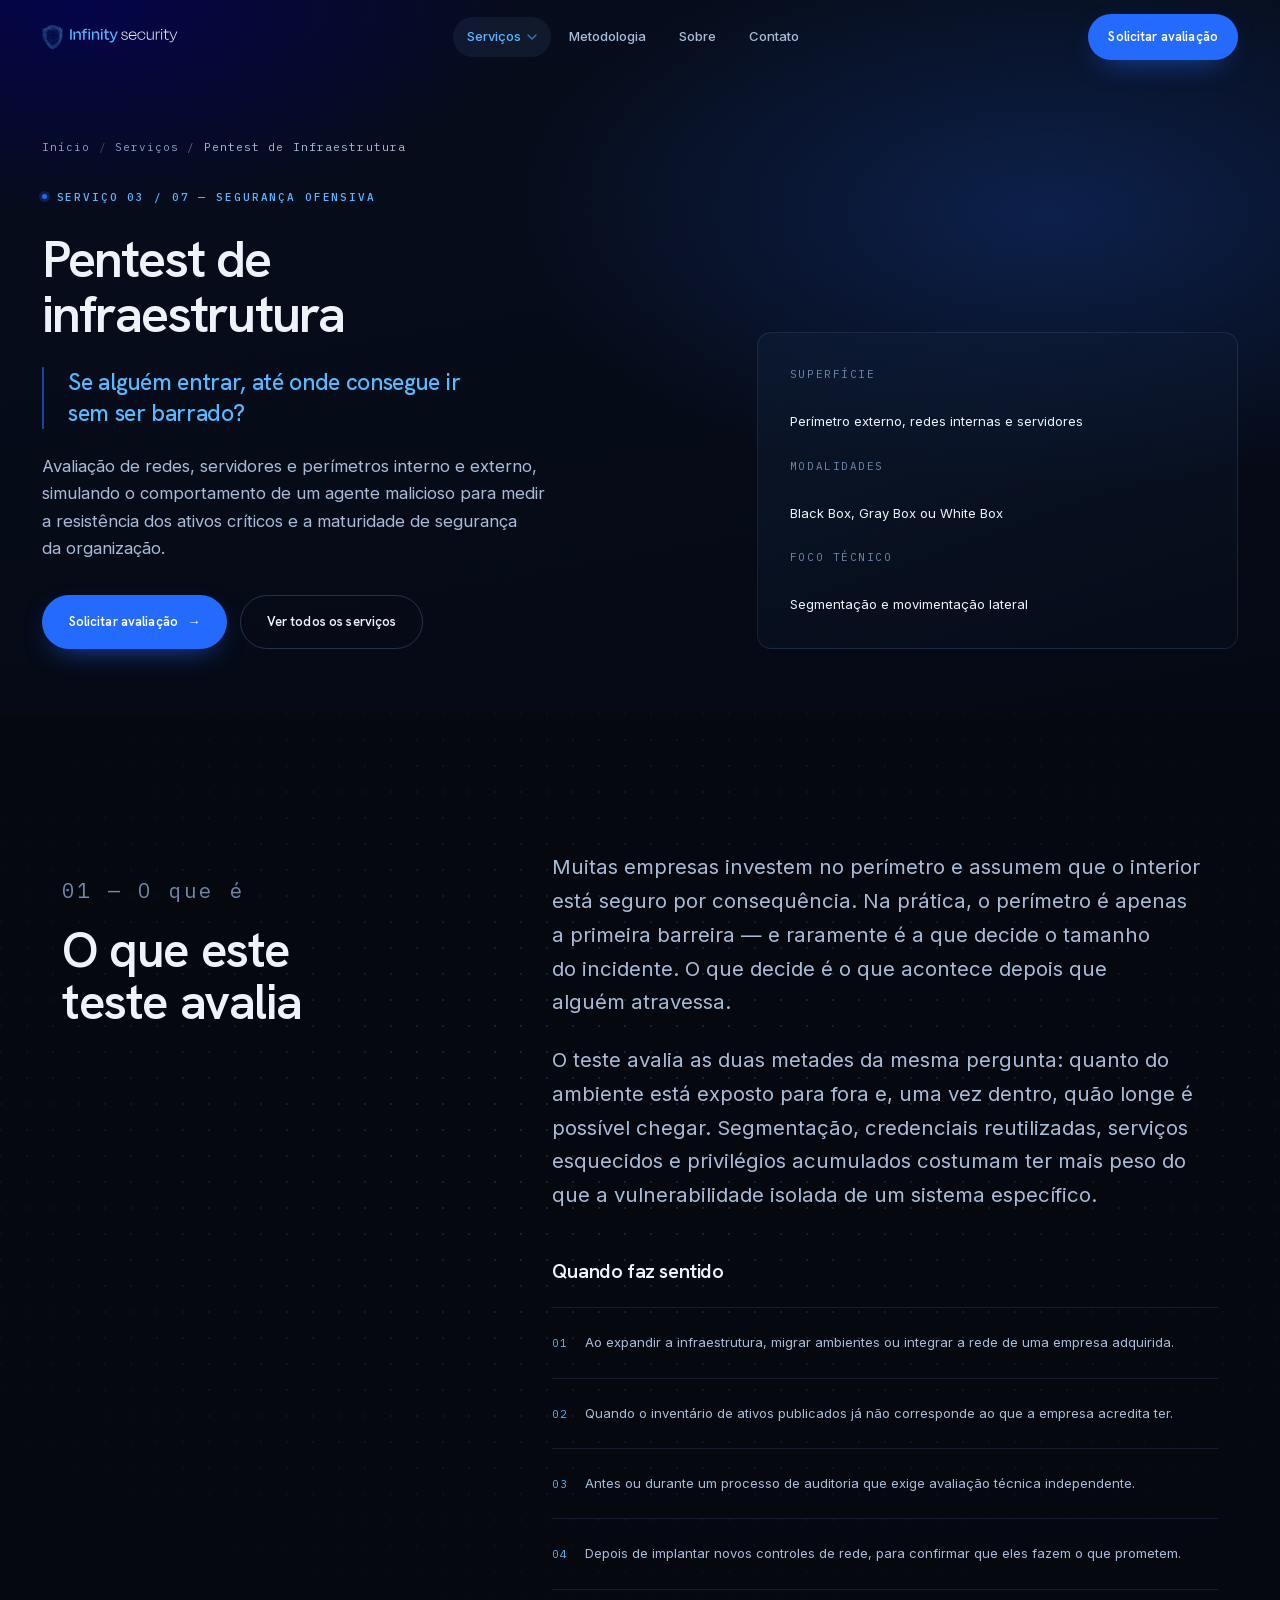
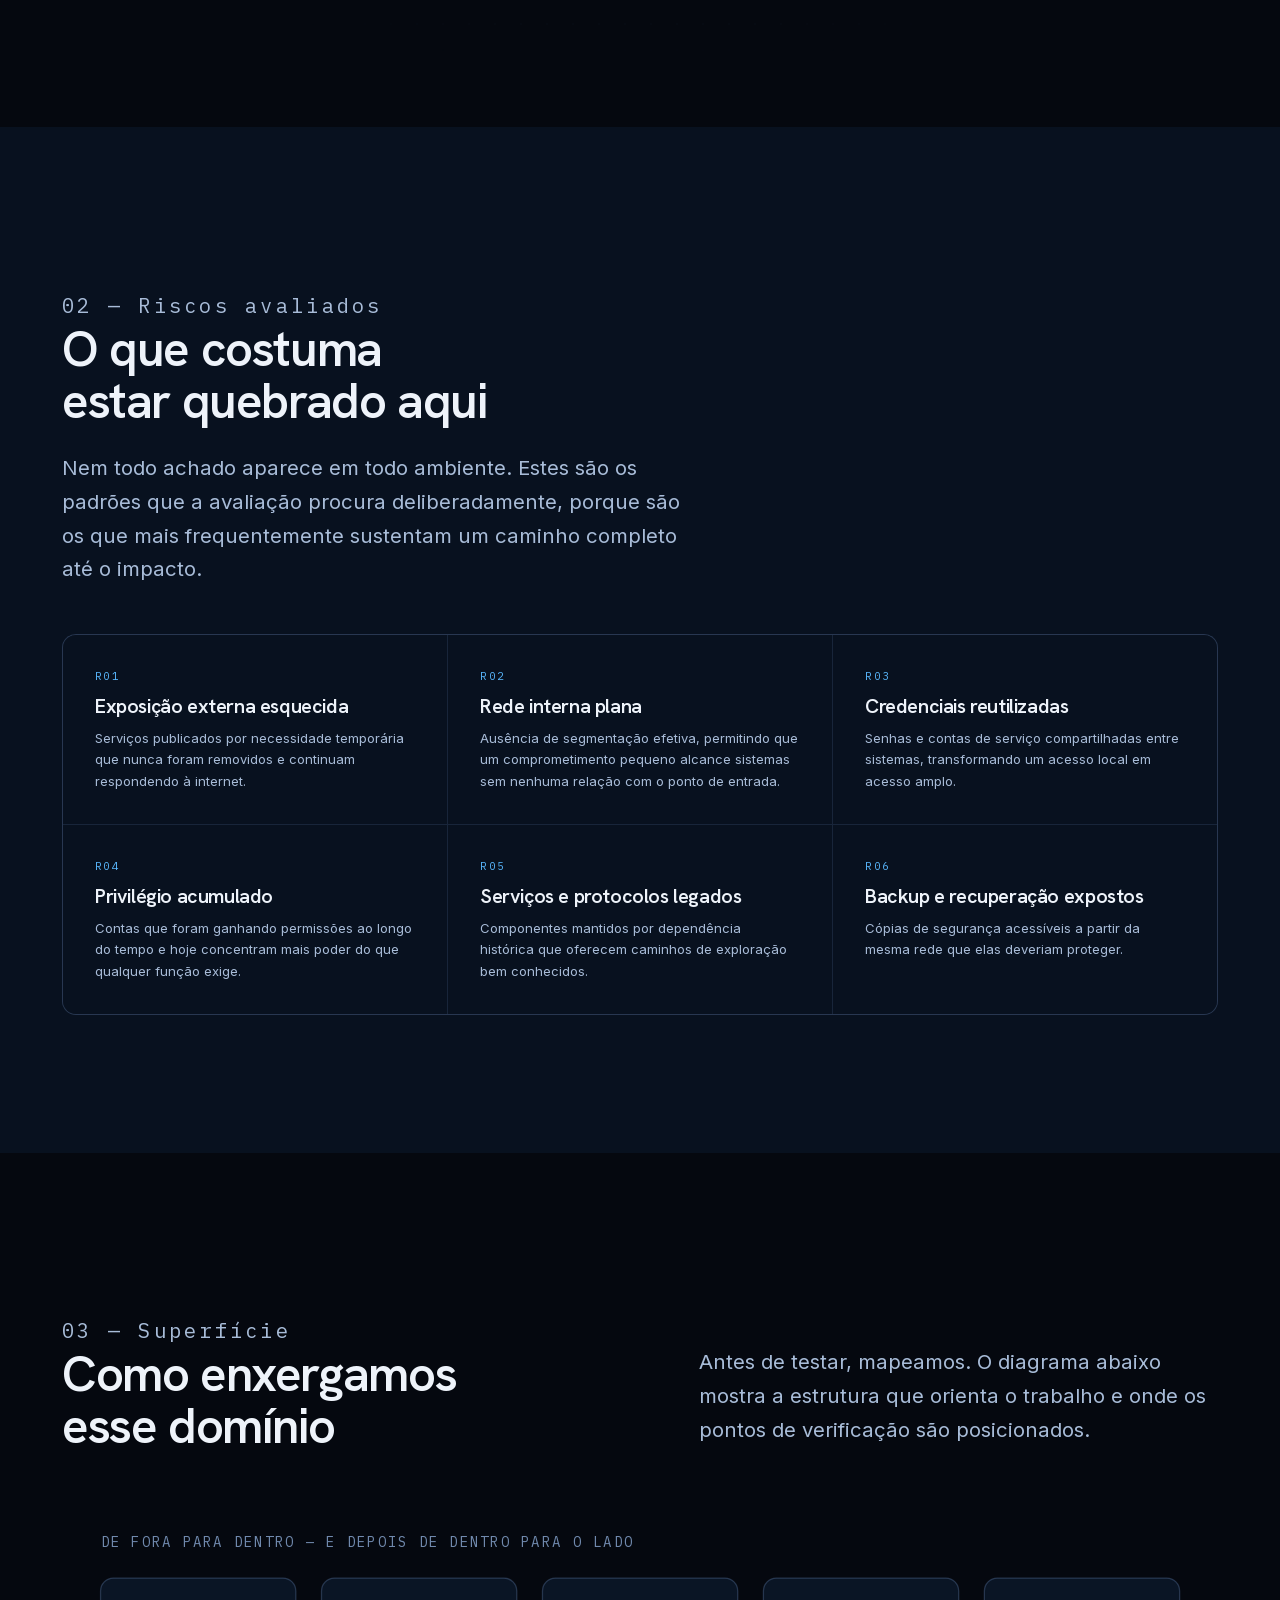
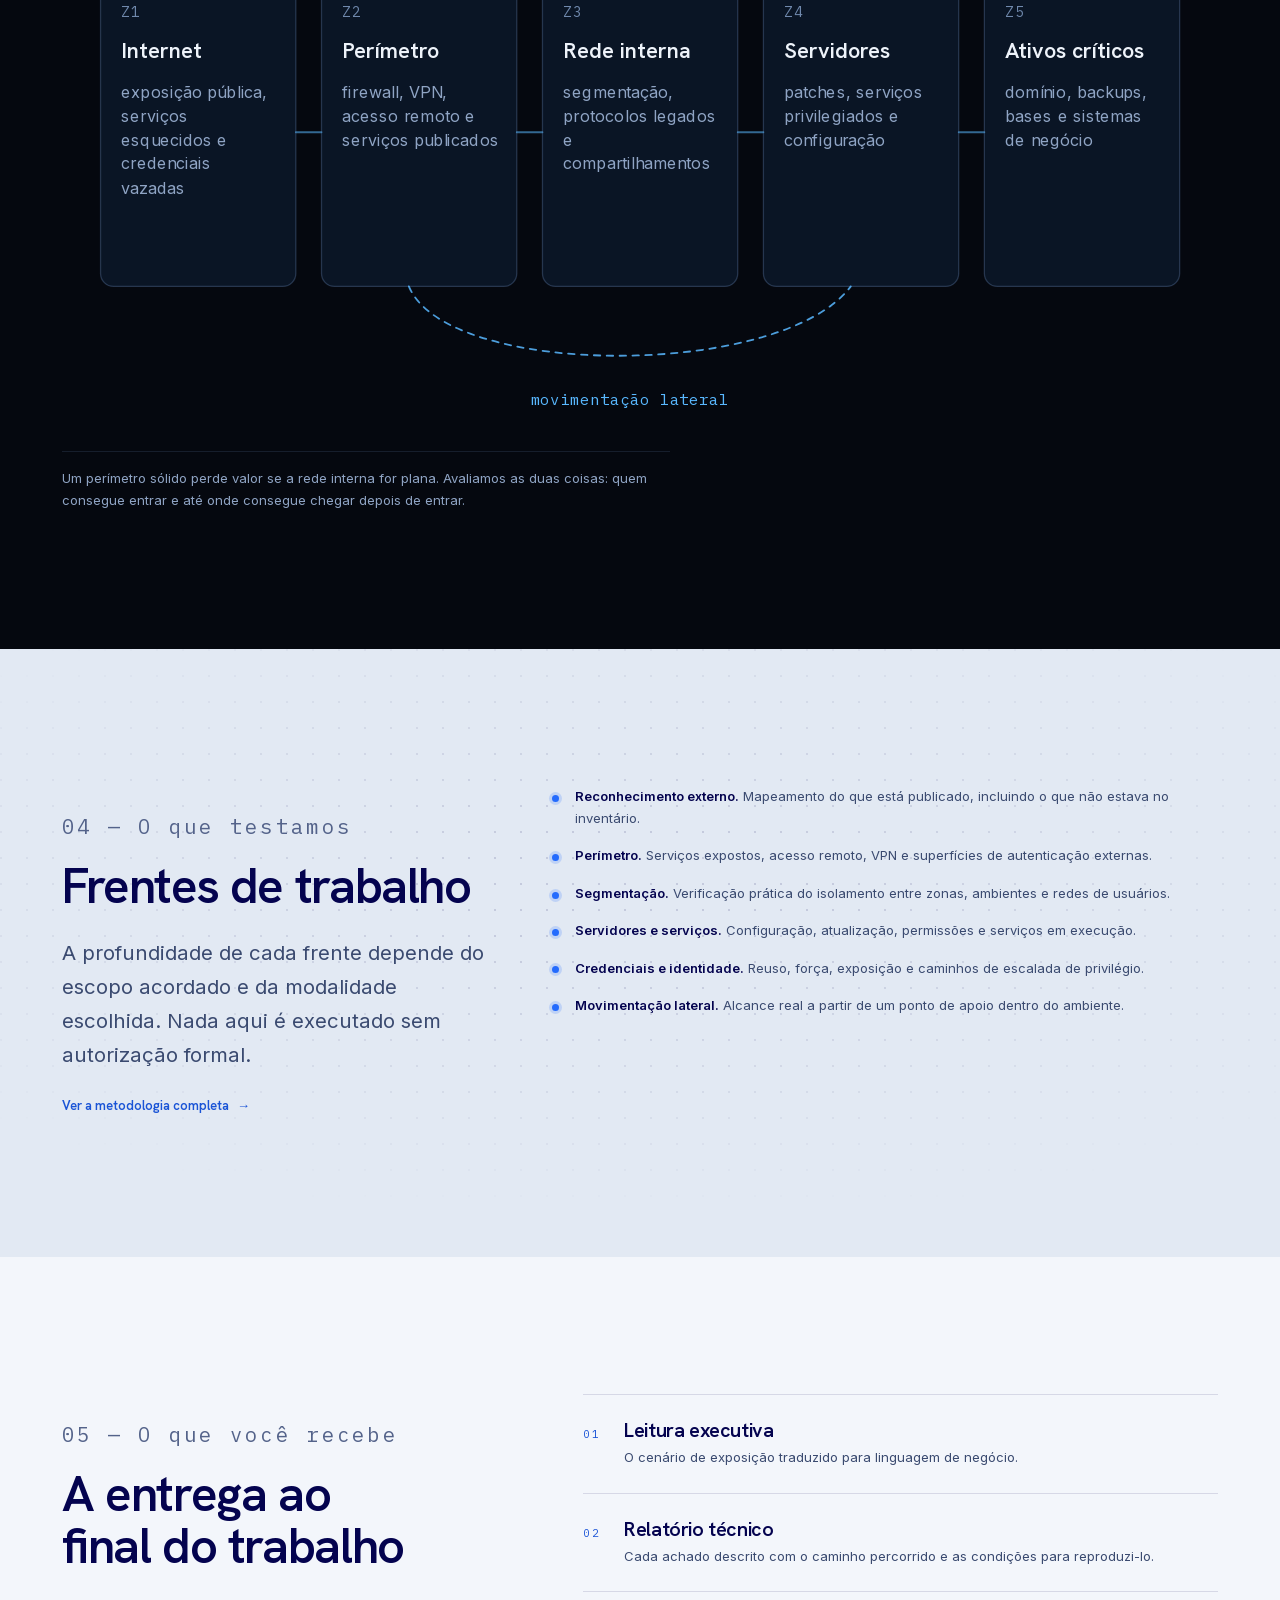
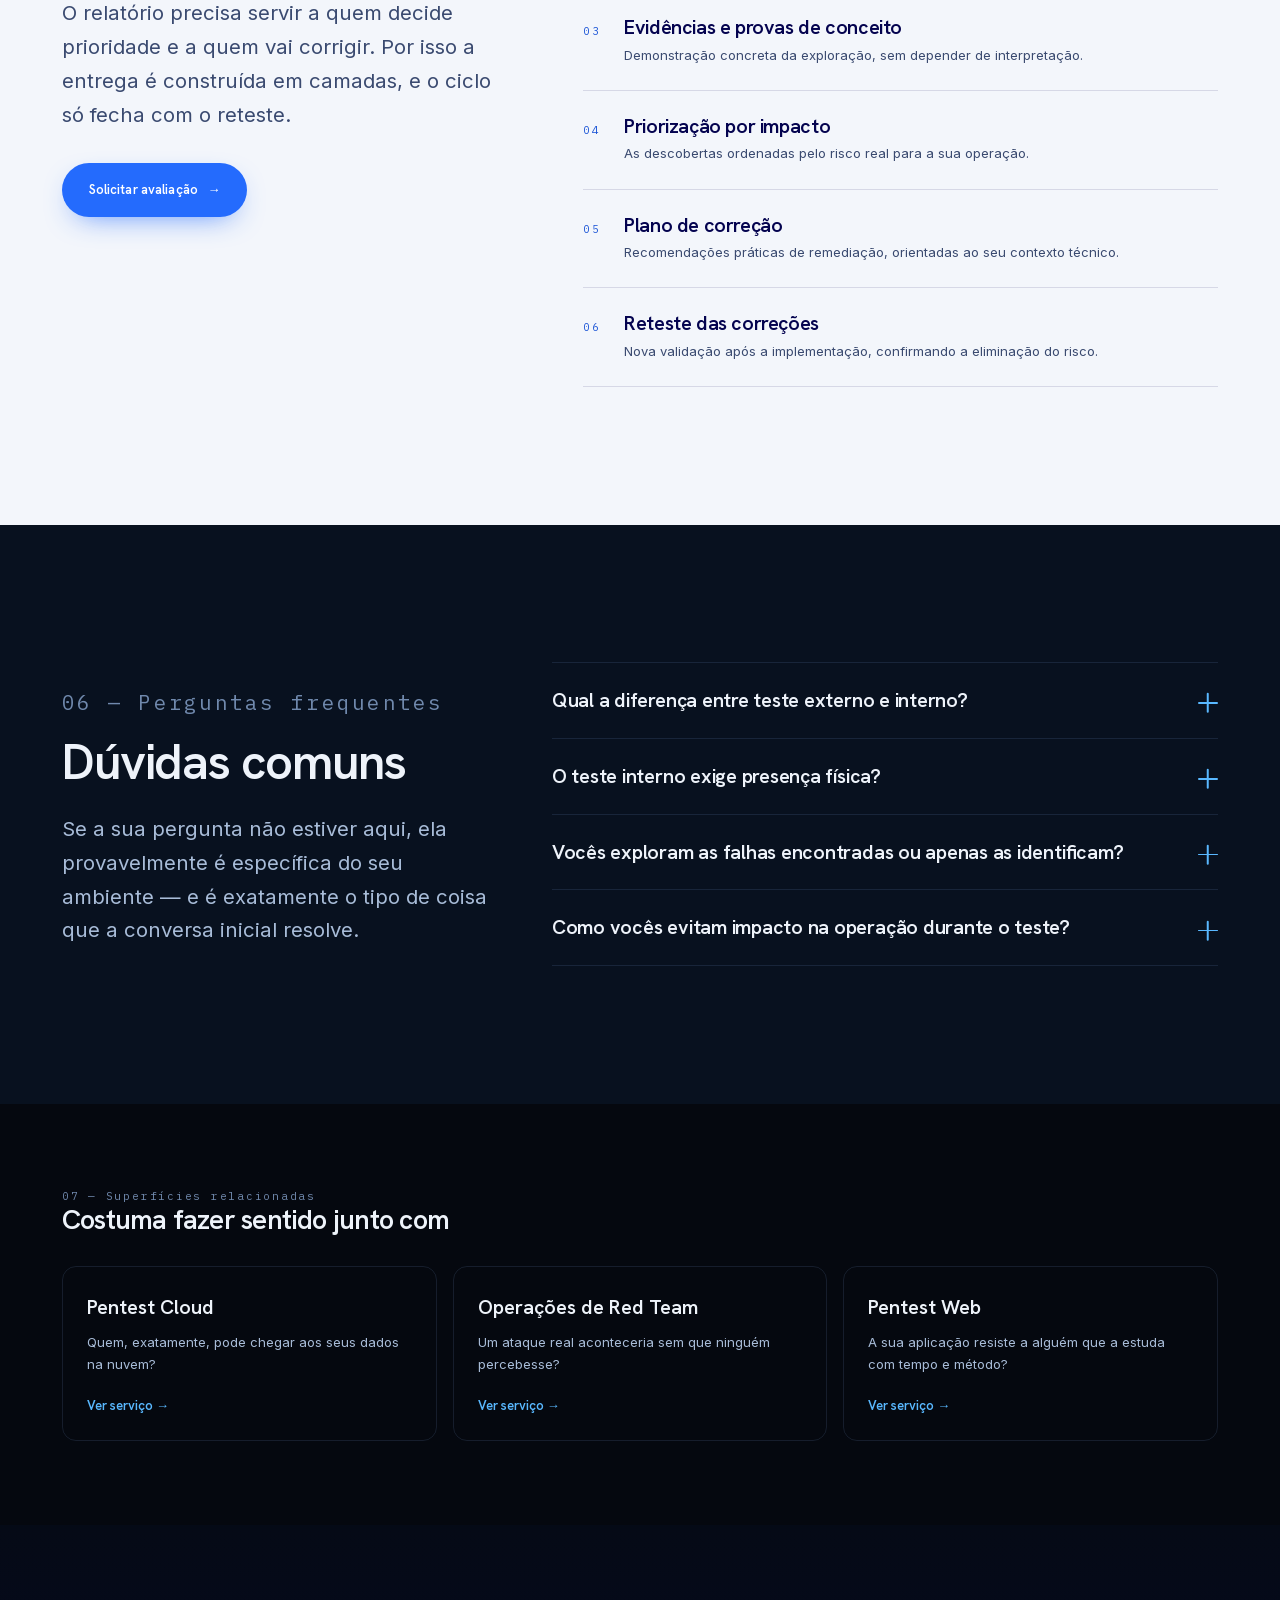
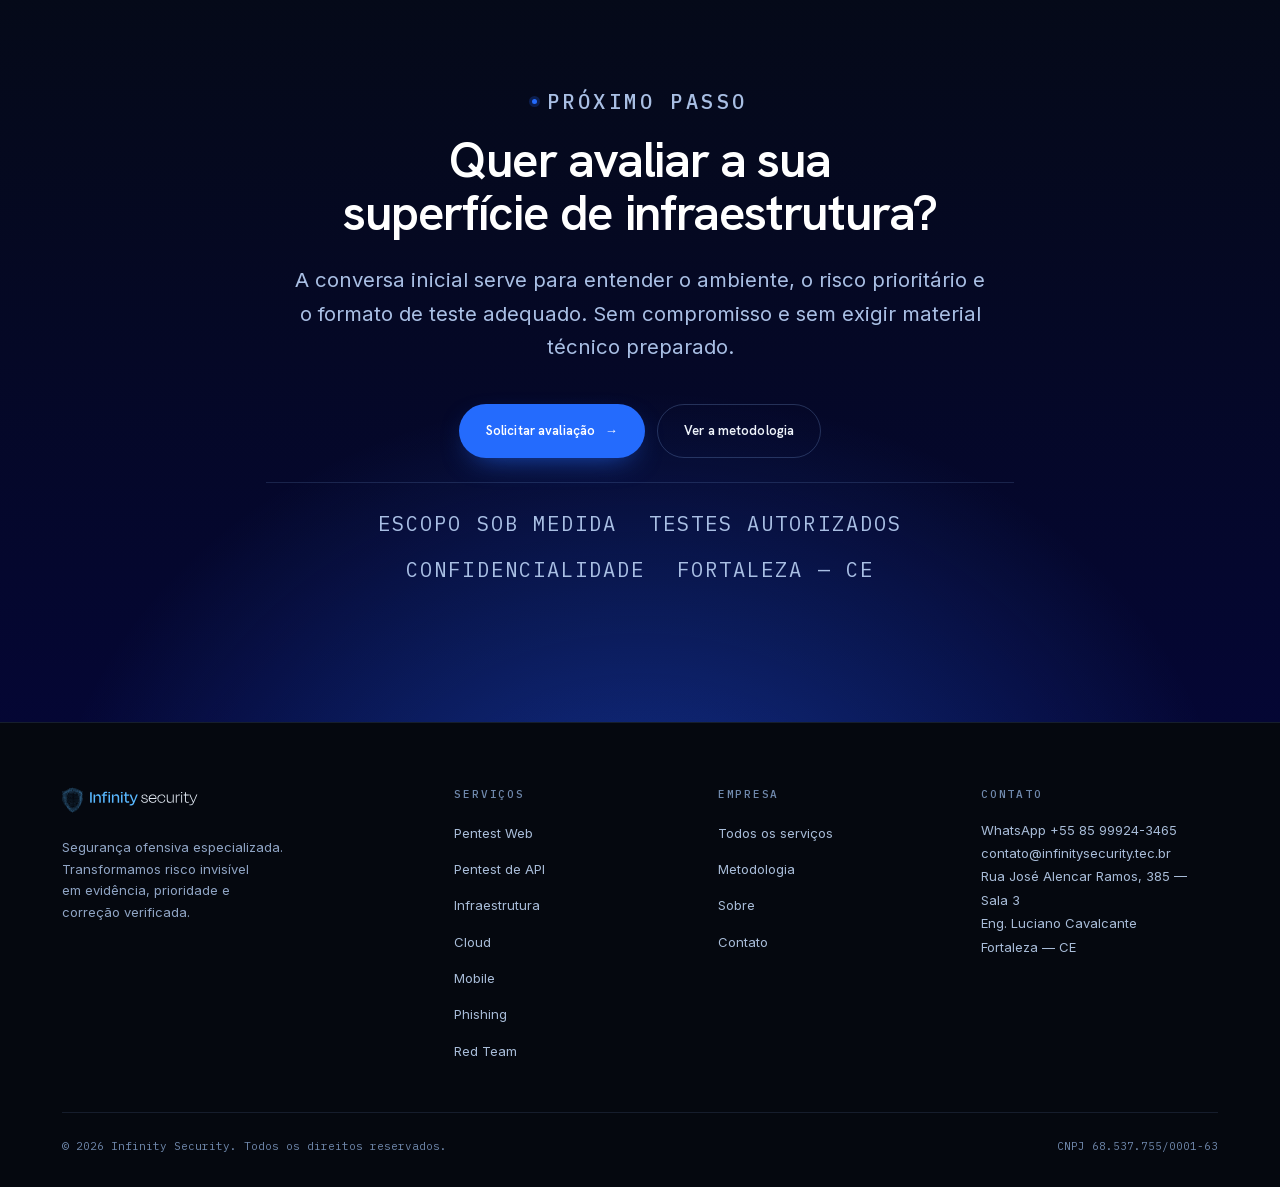
<file: servicos/pentest-infraestrutura.html>
<!DOCTYPE html>
<html lang="pt-BR" class="no-js">
<head>
<meta charset="utf-8">
<meta name="viewport" content="width=device-width, initial-scale=1">
<title>Pentest de Infraestrutura e Redes | Infinity Security</title>
<meta name="description" content="Teste de intrusão em redes, servidores e perímetros interno e externo, avaliando resistência de ativos críticos, segmentação e movimentação lateral.">
<link rel="canonical" href="https://infinitysecurity.com.br/servicos/pentest-infraestrutura">
<meta name="theme-color" content="#08111f">
<meta name="robots" content="index, follow, max-image-preview:large">

<meta property="og:type" content="website">
<meta property="og:locale" content="pt_BR">
<meta property="og:site_name" content="Infinity Security">
<meta property="og:title" content="Pentest de Infraestrutura e Redes | Infinity Security">
<meta property="og:description" content="Teste de intrusão em redes, servidores e perímetros interno e externo, avaliando resistência de ativos críticos, segmentação e movimentação lateral.">
<meta property="og:url" content="https://infinitysecurity.com.br/servicos/pentest-infraestrutura">
<meta property="og:image" content="https://infinitysecurity.com.br/assets/img/og-image.png">
<meta property="og:image:width" content="1200">
<meta property="og:image:height" content="630">
<meta name="twitter:card" content="summary_large_image">
<meta name="twitter:title" content="Pentest de Infraestrutura e Redes | Infinity Security">
<meta name="twitter:description" content="Teste de intrusão em redes, servidores e perímetros interno e externo, avaliando resistência de ativos críticos, segmentação e movimentação lateral.">
<meta name="twitter:image" content="https://infinitysecurity.com.br/assets/img/og-image.png">

<link rel="icon" href="/assets/img/favicon.svg" type="image/svg+xml">
<link rel="apple-touch-icon" href="/assets/img/favicon.svg">

<link rel="preload" href="/assets/fonts/hanken-grotesk-600-latin.woff2" as="font" type="font/woff2" crossorigin>
<link rel="preload" href="/assets/fonts/inter-400-latin.woff2" as="font" type="font/woff2" crossorigin>
<link rel="stylesheet" href="/assets/fonts/fonts.css?v=80ab1713">
<link rel="stylesheet" href="/assets/css/style.css?v=c6e8a2bc">
<script>document.documentElement.classList.remove('no-js');</script>
<script type="application/ld+json">
{"@context":"https://schema.org","@graph":[
{"@type":"Service","name":"Pentest de Infraestrutura","serviceType":"Teste de segurança ofensiva","url":"https://infinitysecurity.com.br/servicos/pentest-infraestrutura",
"description":"Teste de intrusão em redes, servidores e perímetros interno e externo, avaliando resistência de ativos críticos, segmentação e movimentação lateral.",
"provider":{"@type":"Organization","name":"Infinity Security","url":"https://infinitysecurity.com.br/"},
"areaServed":"BR"},
{"@type":"FAQPage","mainEntity":[{"@type":"Question","name":"Qual a diferença entre teste externo e interno?","acceptedAnswer":{"@type":"Answer","text":"O externo mede o que um atacante alcança pela internet, sem nenhum acesso prévio. O interno parte da premissa de que alguém já entrou — por phishing, por um equipamento comprometido ou por um acesso legítimo mal utilizado — e mede o alcance a partir dali. Os dois respondem perguntas diferentes e podem ser combinados."}}, {"@type":"Question","name":"O teste interno exige presença física?","acceptedAnswer":{"@type":"Answer","text":"Não necessariamente. O acesso pode ser concedido de forma remota e controlada, com o método definido no escopo junto com a sua equipe de infraestrutura."}}, {"@type":"Question","name":"Vocês exploram as falhas encontradas ou apenas as identificam?","acceptedAnswer":{"@type":"Answer","text":"Exploramos dentro dos limites autorizados, porque é a exploração que separa uma vulnerabilidade teórica de um risco real. O escopo define até onde essa exploração pode ir e quais ações ficam de fora."}}, {"@type":"Question","name":"Como vocês evitam impacto na operação durante o teste?","acceptedAnswer":{"@type":"Answer","text":"Com janelas acordadas, ações destrutivas fora do escopo por padrão, critérios de parada definidos e um canal de comunicação aberto durante todo o engajamento."}}]}]}
</script>
</head>

<body>
<a class="skip-link" href="#conteudo">Ir para o conteúdo</a>

<header class="nav" data-nav>
  <div class="container container--wide nav__inner">
    <a class="nav__logo" href="/" aria-label="Infinity Security — página inicial">
      <img src="/assets/img/logo-lockup-dark.svg" alt="Infinity Security" width="136" height="26">
    </a>

    <nav aria-label="Principal">
      <ul class="nav__menu">
        <li class="nav__group">
          <a class="nav__link" href="/servicos" aria-current="page">
            Serviços
            <svg class="nav__caret" width="10" height="6" viewBox="0 0 10 6" fill="none" aria-hidden="true"><path d="M1 1l4 4 4-4" stroke="currentColor" stroke-width="1.4" stroke-linecap="round"/></svg>
          </a>
          <div class="nav__panel">
            <ul class="nav__panel-grid">
              <li><a class="nav__panel-link" href="/servicos/pentest-web"><strong>Pentest Web</strong><span>Aplicações, portais e regras de negócio</span></a></li>
              <li><a class="nav__panel-link" href="/servicos/pentest-api"><strong>Pentest de API</strong><span>Integrações, autorização e fluxos críticos</span></a></li>
              <li><a class="nav__panel-link" href="/servicos/pentest-infraestrutura"><strong>Pentest de Infraestrutura</strong><span>Perímetro, redes internas e servidores</span></a></li>
              <li><a class="nav__panel-link" href="/servicos/pentest-cloud"><strong>Pentest Cloud</strong><span>AWS, Azure e GCP: identidade e configuração</span></a></li>
              <li><a class="nav__panel-link" href="/servicos/pentest-mobile"><strong>Pentest Mobile</strong><span>iOS e Android, análise estática e dinâmica</span></a></li>
              <li><a class="nav__panel-link" href="/servicos/phishing"><strong>Campanhas de Phishing</strong><span>Resiliência humana a engenharia social</span></a></li>
              <li><a class="nav__panel-link" href="/servicos/red-team"><strong>Operações de Red Team</strong><span>Pessoas, processos, tecnologia e detecção</span></a></li>
            </ul>
            <div class="nav__panel-foot">
              <span>07 superfícies cobertas</span>
              <a class="link-arrow" href="/servicos">Ver todos os serviços <span class="arw" aria-hidden="true">→</span></a>
            </div>
          </div>
        </li>
        <li><a class="nav__link" href="/metodologia">Metodologia</a></li>
        <li><a class="nav__link" href="/sobre">Sobre</a></li>
        <li><a class="nav__link" href="/contato">Contato</a></li>
      </ul>
    </nav>

    <div class="nav__actions">
      <a class="btn" href="/contato">Solicitar avaliação</a>
      <button class="nav__toggle" type="button" data-nav-toggle aria-expanded="false" aria-controls="nav-drawer" aria-label="Abrir menu">
        <span></span><span></span><span></span>
      </button>
    </div>
  </div>
</header>

<div class="nav__drawer" id="nav-drawer" data-nav-drawer>
  <nav aria-label="Menu mobile">
    <ul class="nav__drawer-main">
      <li>
        <a href="/servicos">Serviços <span aria-hidden="true">→</span></a>
        <ul class="nav__drawer-sub">
          <li><a href="/servicos/pentest-web">Pentest Web</a></li>
          <li><a href="/servicos/pentest-api">Pentest de API</a></li>
          <li><a href="/servicos/pentest-infraestrutura">Pentest de Infraestrutura</a></li>
          <li><a href="/servicos/pentest-cloud">Pentest Cloud</a></li>
          <li><a href="/servicos/pentest-mobile">Pentest Mobile</a></li>
          <li><a href="/servicos/phishing">Campanhas de Phishing</a></li>
          <li><a href="/servicos/red-team">Operações de Red Team</a></li>
        </ul>
      </li>
      <li><a href="/metodologia">Metodologia <span aria-hidden="true">→</span></a></li>
      <li><a href="/sobre">Sobre <span aria-hidden="true">→</span></a></li>
      <li><a href="/contato">Contato <span aria-hidden="true">→</span></a></li>
    </ul>
    <a class="btn" href="/contato">Solicitar avaliação</a>
    <p class="nav__drawer-meta">
      WhatsApp +55 85 99924-3465<br>
      Fortaleza — CE
    </p>
  </nav>
</div>

<main id="conteudo">

<section class="page-hero">
  <div class="container container--wide">
    <nav class="crumbs" aria-label="Trilha de navegação"><ol><li><a href="/">Início</a></li><li><a href="/servicos">Serviços</a></li><li aria-current="page">Pentest de Infraestrutura</li></ol></nav><script type="application/ld+json">{"@context":"https://schema.org","@type":"BreadcrumbList","itemListElement":[{"@type":"ListItem","position":1,"name":"Início","item":"https://infinitysecurity.com.br/"}, {"@type":"ListItem","position":2,"name":"Serviços","item":"https://infinitysecurity.com.br/servicos"}, {"@type":"ListItem","position":3,"name":"Pentest de Infraestrutura"}]}</script>
    <div class="page-hero__grid">
      <div>
        <p class="eyebrow enter">Serviço 03 / 07 — Segurança ofensiva</p>
        <h1 class="enter" style="--reveal-delay:60ms">Pentest de infraestrutura</h1>
        <p class="page-hero__q enter" style="--reveal-delay:110ms">Se alguém entrar, até onde consegue ir sem ser barrado?</p>
        <p class="page-hero__lead enter" style="--reveal-delay:170ms">Avaliação de redes, servidores e perímetros interno e externo, simulando o comportamento de um agente malicioso para medir a resistência dos ativos críticos e a maturidade de segurança da organização.</p>
        <div class="page-hero__cta enter" style="--reveal-delay:210ms">
          <a class="btn" href="/contato">Solicitar avaliação <span class="arw" aria-hidden="true">→</span></a>
          <a class="btn btn--ghost" href="/servicos">Ver todos os serviços</a>
        </div>
      </div>
      <aside class="page-hero__aside enter" style="--reveal-delay:280ms">
        <dl><dt>Superfície</dt><dd>Perímetro externo, redes internas e servidores</dd><dt>Modalidades</dt><dd>Black Box, Gray Box ou White Box</dd><dt>Foco técnico</dt><dd>Segmentação e movimentação lateral</dd></dl>
      </aside>
    </div>
  </div>
</section>

<section class="section theme-ink dotfield" aria-labelledby="h-oque">
  <div class="container">
    <div class="split split--sticky">
      <div class="split__aside">
        <p class="chapter-index reveal">01 — O que é</p>
        <h2 id="h-oque" class="reveal" style="--reveal-delay:60ms">O que este teste avalia</h2>
      </div>
      <div class="reveal" style="--reveal-delay:120ms">
        <div class="prose"><p>Muitas empresas investem no perímetro e assumem que o interior está seguro por consequência. Na prática, o perímetro é apenas a primeira barreira — e raramente é a que decide o tamanho do incidente. O que decide é o que acontece depois que alguém atravessa.</p><p>O teste avalia as duas metades da mesma pergunta: quanto do ambiente está exposto para fora e, uma vez dentro, quão longe é possível chegar. Segmentação, credenciais reutilizadas, serviços esquecidos e privilégios acumulados costumam ter mais peso do que a vulnerabilidade isolada de um sistema específico.</p></div>
        <h3 style="margin-top:var(--sp-8);font-size:var(--fs-h4)">Quando faz sentido</h3>
        <ul class="when-list when-list--tight" style="margin-top:var(--sp-5)"><li><span>01</span><p>Ao expandir a infraestrutura, migrar ambientes ou integrar a rede de uma empresa adquirida.</p></li><li><span>02</span><p>Quando o inventário de ativos publicados já não corresponde ao que a empresa acredita ter.</p></li><li><span>03</span><p>Antes ou durante um processo de auditoria que exige avaliação técnica independente.</p></li><li><span>04</span><p>Depois de implantar novos controles de rede, para confirmar que eles fazem o que prometem.</p></li></ul>
      </div>
    </div>
  </div>
</section>

<section class="section theme-dark" aria-labelledby="h-riscos">
  <div class="container">
    <div class="section-head">
      <p class="chapter-index reveal">02 — Riscos avaliados</p>
      <h2 id="h-riscos" class="reveal" style="--reveal-delay:60ms">O que costuma estar quebrado aqui</h2>
      <p class="reveal" style="--reveal-delay:140ms">
        Nem todo achado aparece em todo ambiente. Estes são os padrões que a avaliação procura
        deliberadamente, porque são os que mais frequentemente sustentam um caminho completo até o impacto.
      </p>
    </div>
    <div class="risks" style="margin-top:var(--sp-8)"><article class="risk reveal"><span class="risk__k">R01</span><h3>Exposição externa esquecida</h3><p>Serviços publicados por necessidade temporária que nunca foram removidos e continuam respondendo à internet.</p></article><article class="risk reveal"><span class="risk__k">R02</span><h3>Rede interna plana</h3><p>Ausência de segmentação efetiva, permitindo que um comprometimento pequeno alcance sistemas sem nenhuma relação com o ponto de entrada.</p></article><article class="risk reveal"><span class="risk__k">R03</span><h3>Credenciais reutilizadas</h3><p>Senhas e contas de serviço compartilhadas entre sistemas, transformando um acesso local em acesso amplo.</p></article><article class="risk reveal"><span class="risk__k">R04</span><h3>Privilégio acumulado</h3><p>Contas que foram ganhando permissões ao longo do tempo e hoje concentram mais poder do que qualquer função exige.</p></article><article class="risk reveal"><span class="risk__k">R05</span><h3>Serviços e protocolos legados</h3><p>Componentes mantidos por dependência histórica que oferecem caminhos de exploração bem conhecidos.</p></article><article class="risk reveal"><span class="risk__k">R06</span><h3>Backup e recuperação expostos</h3><p>Cópias de segurança acessíveis a partir da mesma rede que elas deveriam proteger.</p></article></div>
  </div>
</section>

<section class="section theme-ink" aria-labelledby="h-diagrama">
  <div class="container">
    <div class="section-head section-head--split">
      <div>
        <p class="chapter-index reveal">03 — Superfície</p>
        <h2 id="h-diagrama" class="reveal" style="--reveal-delay:60ms">Como enxergamos esse domínio</h2>
      </div>
      <div class="reveal" style="--reveal-delay:140ms">
        <p style="margin-top:0">
          Antes de testar, mapeamos. O diagrama abaixo mostra a estrutura que orienta o trabalho
          e onde os pontos de verificação são posicionados.
        </p>
      </div>
    </div>
    <div class="reveal" style="--reveal-delay:180ms;margin-top:var(--sp-8)">
      <figure class="dgm " data-diagram>
  <div class="dgm__scroll">
    <svg viewBox="0 0 900 410" role="img" aria-labelledby="dgm-title" preserveAspectRatio="xMidYMid meet">
      <title id="dgm-title">Zonas de rede avaliadas, do perímetro externo aos ativos críticos</title>
    <g class="dgm-row" style="--i:0">
      <rect class="dgm-zone" x="30" y="60" width="152" height="240" rx="10"/>
      <text class="dgm-idx" x="46" y="90">Z1</text>
      <text class="dgm-name" x="46" y="122">Internet</text>
      <foreignObject x="46" y="140" width="122" height="130">
        <div xmlns="http://www.w3.org/1999/xhtml" class="dgm-fo">exposição pública, serviços esquecidos e credenciais vazadas</div>
      </foreignObject>
    </g>
    <g class="dgm-row" style="--i:1">
      <rect class="dgm-zone" x="202" y="60" width="152" height="240" rx="10"/>
      <text class="dgm-idx" x="218" y="90">Z2</text>
      <text class="dgm-name" x="218" y="122">Perímetro</text>
      <foreignObject x="218" y="140" width="122" height="130">
        <div xmlns="http://www.w3.org/1999/xhtml" class="dgm-fo">firewall, VPN, acesso remoto e serviços publicados</div>
      </foreignObject>
    </g>
    <g class="dgm-row" style="--i:2">
      <rect class="dgm-zone" x="374" y="60" width="152" height="240" rx="10"/>
      <text class="dgm-idx" x="390" y="90">Z3</text>
      <text class="dgm-name" x="390" y="122">Rede interna</text>
      <foreignObject x="390" y="140" width="122" height="130">
        <div xmlns="http://www.w3.org/1999/xhtml" class="dgm-fo">segmentação, protocolos legados e compartilhamentos</div>
      </foreignObject>
    </g>
    <g class="dgm-row" style="--i:3">
      <rect class="dgm-zone" x="546" y="60" width="152" height="240" rx="10"/>
      <text class="dgm-idx" x="562" y="90">Z4</text>
      <text class="dgm-name" x="562" y="122">Servidores</text>
      <foreignObject x="562" y="140" width="122" height="130">
        <div xmlns="http://www.w3.org/1999/xhtml" class="dgm-fo">patches, serviços privilegiados e configuração</div>
      </foreignObject>
    </g>
    <g class="dgm-row" style="--i:4">
      <rect class="dgm-zone" x="718" y="60" width="152" height="240" rx="10"/>
      <text class="dgm-idx" x="734" y="90">Z5</text>
      <text class="dgm-name" x="734" y="122">Ativos críticos</text>
      <foreignObject x="734" y="140" width="122" height="130">
        <div xmlns="http://www.w3.org/1999/xhtml" class="dgm-fo">domínio, backups, bases e sistemas de negócio</div>
      </foreignObject>
    </g>
    <path class="dgm-flow" d="M182 180 H 202"/>
    <path class="dgm-flow" d="M354 180 H 374"/>
    <path class="dgm-flow" d="M526 180 H 546"/>
    <path class="dgm-flow" d="M698 180 H 718"/>
    <path class="dgm-lateral" d="M270 300 C 300 372 560 372 614 300"/>
    <text class="dgm-mono dgm-hot" x="442" y="392" text-anchor="middle">movimentação lateral</text>
    <text class="dgm-axis" x="30" y="36">DE FORA PARA DENTRO — E DEPOIS DE DENTRO PARA O LADO</text>
    </svg>
  </div>
  <figcaption>Um perímetro sólido perde valor se a rede interna for plana. Avaliamos as duas coisas: quem consegue entrar e até onde consegue chegar depois de entrar.</figcaption>
</figure>
    </div>
  </div>
</section>

<section class="section theme-light dotfield dotfield--light" aria-labelledby="h-testamos">
  <div class="container">
    <div class="split">
      <div class="split__aside">
        <p class="chapter-index reveal">04 — O que testamos</p>
        <h2 id="h-testamos" class="reveal" style="--reveal-delay:60ms">Frentes de trabalho</h2>
        <p class="reveal" style="--reveal-delay:120ms">
          A profundidade de cada frente depende do escopo acordado e da modalidade escolhida.
          Nada aqui é executado sem autorização formal.
        </p>
        <a class="link-arrow reveal" href="/metodologia" style="--reveal-delay:180ms;margin-top:var(--sp-5)">
          Ver a metodologia completa <span aria-hidden="true">→</span>
        </a>
      </div>
      <ul class="checks reveal" style="--reveal-delay:140ms"><li><div><strong>Reconhecimento externo.</strong> Mapeamento do que está publicado, incluindo o que não estava no inventário.</div></li><li><div><strong>Perímetro.</strong> Serviços expostos, acesso remoto, VPN e superfícies de autenticação externas.</div></li><li><div><strong>Segmentação.</strong> Verificação prática do isolamento entre zonas, ambientes e redes de usuários.</div></li><li><div><strong>Servidores e serviços.</strong> Configuração, atualização, permissões e serviços em execução.</div></li><li><div><strong>Credenciais e identidade.</strong> Reuso, força, exposição e caminhos de escalada de privilégio.</div></li><li><div><strong>Movimentação lateral.</strong> Alcance real a partir de um ponto de apoio dentro do ambiente.</div></li></ul>
    </div>
  </div>
</section>

<section class="section theme-paper" aria-labelledby="h-entrega">
  <div class="container">
    <div class="deliver">
      <div class="deliver__intro">
        <p class="chapter-index reveal">05 — O que você recebe</p>
        <h2 id="h-entrega" class="reveal" style="--reveal-delay:60ms">A entrega ao final do trabalho</h2>
        <p class="reveal" style="--reveal-delay:140ms">
          O relatório precisa servir a quem decide prioridade e a quem vai corrigir. Por isso a entrega
          é construída em camadas, e o ciclo só fecha com o reteste.
        </p>
        <a class="btn reveal" href="/contato" style="--reveal-delay:210ms;margin-top:var(--sp-6)">
          Solicitar avaliação <span class="arw" aria-hidden="true">→</span>
        </a>
      </div>
      <ul class="deliver__list"><li class="reveal" style="--reveal-delay:0ms"><span class="deliver__k">01</span><div><h3>Leitura executiva</h3><p>O cenário de exposição traduzido para linguagem de negócio.</p></div></li><li class="reveal" style="--reveal-delay:60ms"><span class="deliver__k">02</span><div><h3>Relatório técnico</h3><p>Cada achado descrito com o caminho percorrido e as condições para reproduzi-lo.</p></div></li><li class="reveal" style="--reveal-delay:120ms"><span class="deliver__k">03</span><div><h3>Evidências e provas de conceito</h3><p>Demonstração concreta da exploração, sem depender de interpretação.</p></div></li><li class="reveal" style="--reveal-delay:180ms"><span class="deliver__k">04</span><div><h3>Priorização por impacto</h3><p>As descobertas ordenadas pelo risco real para a sua operação.</p></div></li><li class="reveal" style="--reveal-delay:240ms"><span class="deliver__k">05</span><div><h3>Plano de correção</h3><p>Recomendações práticas de remediação, orientadas ao seu contexto técnico.</p></div></li><li class="reveal" style="--reveal-delay:300ms"><span class="deliver__k">06</span><div><h3>Reteste das correções</h3><p>Nova validação após a implementação, confirmando a eliminação do risco.</p></div></li></ul>
    </div>
  </div>
</section>

<section class="section theme-dark" aria-labelledby="h-faq">
  <div class="container">
    <div class="split">
      <div class="split__aside">
        <p class="chapter-index reveal">06 — Perguntas frequentes</p>
        <h2 id="h-faq" class="reveal" style="--reveal-delay:60ms">Dúvidas comuns</h2>
        <p class="reveal" style="--reveal-delay:120ms">
          Se a sua pergunta não estiver aqui, ela provavelmente é específica do seu ambiente —
          e é exatamente o tipo de coisa que a conversa inicial resolve.
        </p>
      </div>
      <div class="acc reveal" data-acc data-acc-single style="--reveal-delay:140ms"><div class="acc__item">
          <h3><button class="acc__btn" type="button" aria-expanded="false" aria-controls="faq-pentest-infraestrutura-0">
            Qual a diferença entre teste externo e interno?<span class="acc__icon" aria-hidden="true"></span>
          </button></h3>
          <div class="acc__panel" id="faq-pentest-infraestrutura-0" role="region"><div><p>O externo mede o que um atacante alcança pela internet, sem nenhum acesso prévio. O interno parte da premissa de que alguém já entrou — por phishing, por um equipamento comprometido ou por um acesso legítimo mal utilizado — e mede o alcance a partir dali. Os dois respondem perguntas diferentes e podem ser combinados.</p></div></div>
        </div><div class="acc__item">
          <h3><button class="acc__btn" type="button" aria-expanded="false" aria-controls="faq-pentest-infraestrutura-1">
            O teste interno exige presença física?<span class="acc__icon" aria-hidden="true"></span>
          </button></h3>
          <div class="acc__panel" id="faq-pentest-infraestrutura-1" role="region"><div><p>Não necessariamente. O acesso pode ser concedido de forma remota e controlada, com o método definido no escopo junto com a sua equipe de infraestrutura.</p></div></div>
        </div><div class="acc__item">
          <h3><button class="acc__btn" type="button" aria-expanded="false" aria-controls="faq-pentest-infraestrutura-2">
            Vocês exploram as falhas encontradas ou apenas as identificam?<span class="acc__icon" aria-hidden="true"></span>
          </button></h3>
          <div class="acc__panel" id="faq-pentest-infraestrutura-2" role="region"><div><p>Exploramos dentro dos limites autorizados, porque é a exploração que separa uma vulnerabilidade teórica de um risco real. O escopo define até onde essa exploração pode ir e quais ações ficam de fora.</p></div></div>
        </div><div class="acc__item">
          <h3><button class="acc__btn" type="button" aria-expanded="false" aria-controls="faq-pentest-infraestrutura-3">
            Como vocês evitam impacto na operação durante o teste?<span class="acc__icon" aria-hidden="true"></span>
          </button></h3>
          <div class="acc__panel" id="faq-pentest-infraestrutura-3" role="region"><div><p>Com janelas acordadas, ações destrutivas fora do escopo por padrão, critérios de parada definidos e um canal de comunicação aberto durante todo o engajamento.</p></div></div>
        </div></div>
    </div>
  </div>
</section>

<section class="section section--tight theme-ink" aria-labelledby="h-rel">
  <div class="container">
    <p class="chapter-index reveal">07 — Superfícies relacionadas</p>
    <h2 id="h-rel" class="reveal" style="--reveal-delay:60ms;font-size:var(--fs-h3)">Costuma fazer sentido junto com</h2>
    <div class="rel-grid" style="margin-top:var(--sp-6)"><a class="rel reveal" href="/servicos/pentest-cloud"><strong>Pentest Cloud</strong><span>Quem, exatamente, pode chegar aos seus dados na nuvem?</span><em>Ver serviço →</em></a><a class="rel reveal" href="/servicos/red-team"><strong>Operações de Red Team</strong><span>Um ataque real aconteceria sem que ninguém percebesse?</span><em>Ver serviço →</em></a><a class="rel reveal" href="/servicos/pentest-web"><strong>Pentest Web</strong><span>A sua aplicação resiste a alguém que a estuda com tempo e método?</span><em>Ver serviço →</em></a></div>
  </div>
</section>


<section class="cta-band" aria-labelledby="h-cta">
  <div class="container cta-band__inner">
    <p class="eyebrow reveal" style="justify-content:center">Próximo passo</p>
    <h2 id="h-cta" class="reveal" style="--reveal-delay:60ms;margin-top:var(--sp-4)">Quer avaliar a sua superfície de infraestrutura?</h2>
    <p class="reveal" style="--reveal-delay:140ms">A conversa inicial serve para entender o ambiente, o risco prioritário e o formato de teste adequado. Sem compromisso e sem exigir material técnico preparado.</p>
    <div class="btn-row reveal" style="--reveal-delay:210ms">
      <a class="btn" href="/contato">Solicitar avaliação <span class="arw" aria-hidden="true">→</span></a>
      <a class="btn btn--ghost" href="/metodologia">Ver a metodologia</a>
    </div>
    <p class="cta-band__meta reveal" style="--reveal-delay:280ms"><span>Escopo sob medida</span><span>Testes autorizados</span><span>Confidencialidade</span><span>Fortaleza — CE</span></p>
  </div>
</section>


</main>

<footer class="footer">
  <div class="container">
    <div class="footer__grid">
      <div class="footer__brand">
        <img src="/assets/img/logo-lockup-dark.svg" alt="Infinity Security" width="136" height="26">
        <p>Segurança ofensiva especializada. Transformamos risco invisível em evidência, prioridade e correção verificada.</p>
      </div>

      <div>
        <h2 class="footer__h">Serviços</h2>
        <ul>
          <li><a href="/servicos/pentest-web">Pentest Web</a></li>
          <li><a href="/servicos/pentest-api">Pentest de API</a></li>
          <li><a href="/servicos/pentest-infraestrutura">Infraestrutura</a></li>
          <li><a href="/servicos/pentest-cloud">Cloud</a></li>
          <li><a href="/servicos/pentest-mobile">Mobile</a></li>
          <li><a href="/servicos/phishing">Phishing</a></li>
          <li><a href="/servicos/red-team">Red Team</a></li>
        </ul>
      </div>

      <div>
        <h2 class="footer__h">Empresa</h2>
        <ul>
          <li><a href="/servicos">Todos os serviços</a></li>
          <li><a href="/metodologia">Metodologia</a></li>
          <li><a href="/sobre">Sobre</a></li>
          <li><a href="/contato">Contato</a></li>
        </ul>
      </div>

      <div>
        <h2 class="footer__h">Contato</h2>
        <address>
          <a href="https://wa.me/5585999243465" rel="noopener">WhatsApp +55 85 99924-3465</a><br>
          <a href="mailto:contato@infinitysecurity.tec.br">contato@infinitysecurity.tec.br</a><br>
          Rua José Alencar Ramos, 385 — Sala 3<br>
          Eng. Luciano Cavalcante<br>
          Fortaleza — CE
        </address>
      </div>
    </div>

    <div class="footer__bottom">
      <span>© <span data-year>2026</span> Infinity Security. Todos os direitos reservados.</span>
      <span>CNPJ 68.537.755/0001-63</span>
    </div>
  </div>
</footer>

<script src="/assets/js/main.js?v=118ad06f" defer></script>
</body>
</html>
</file>
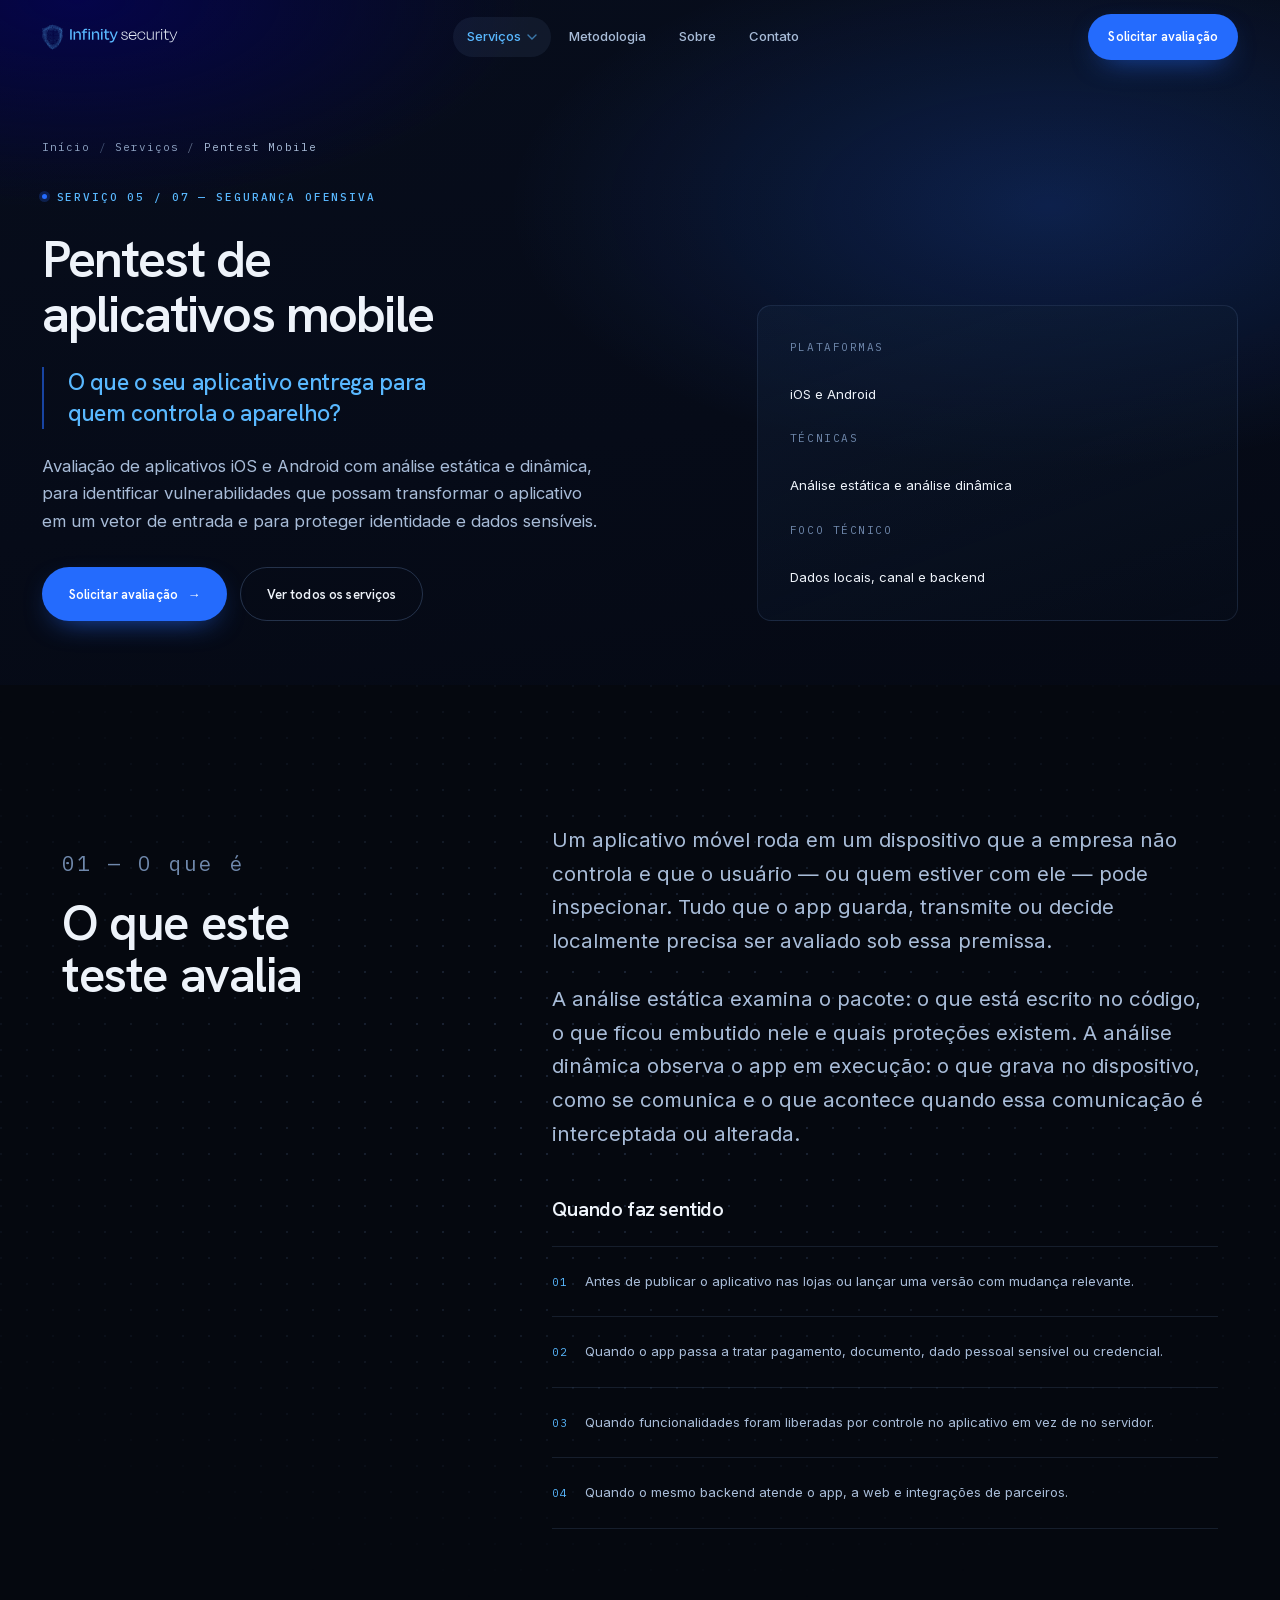
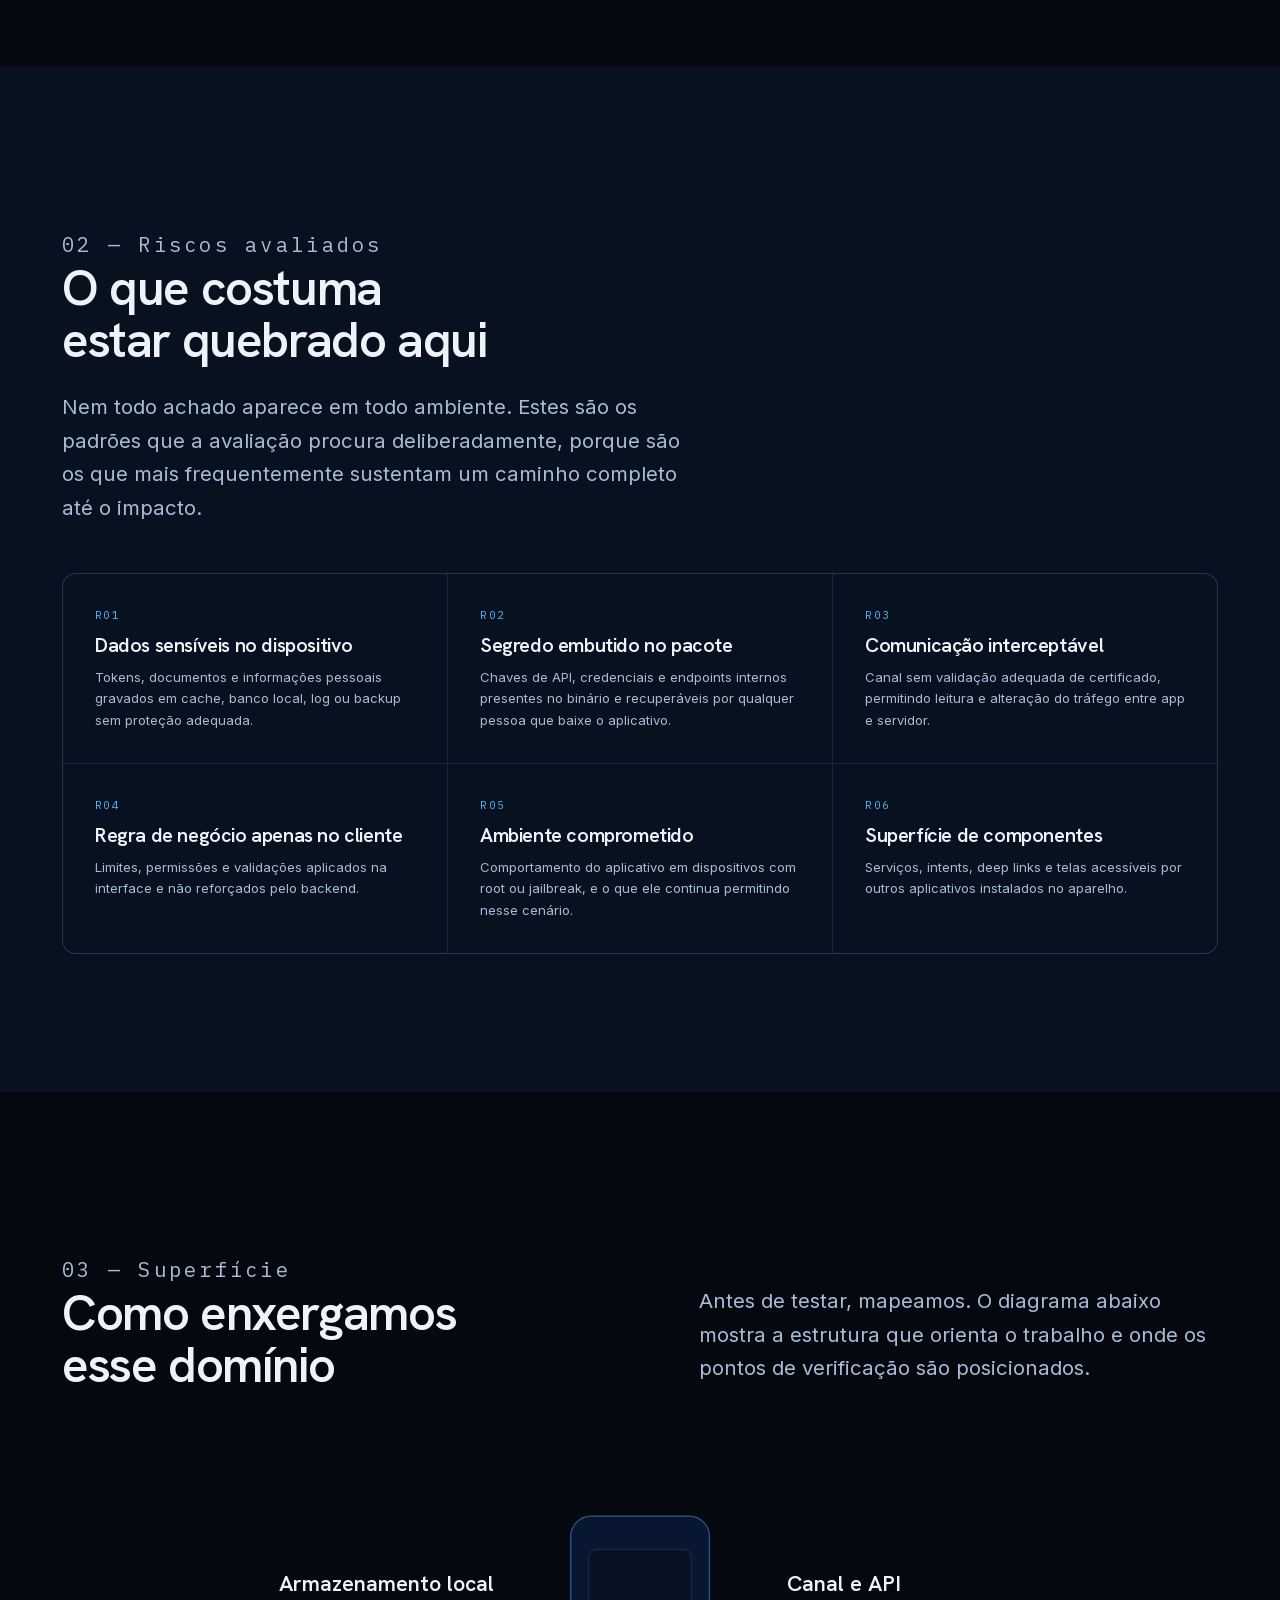
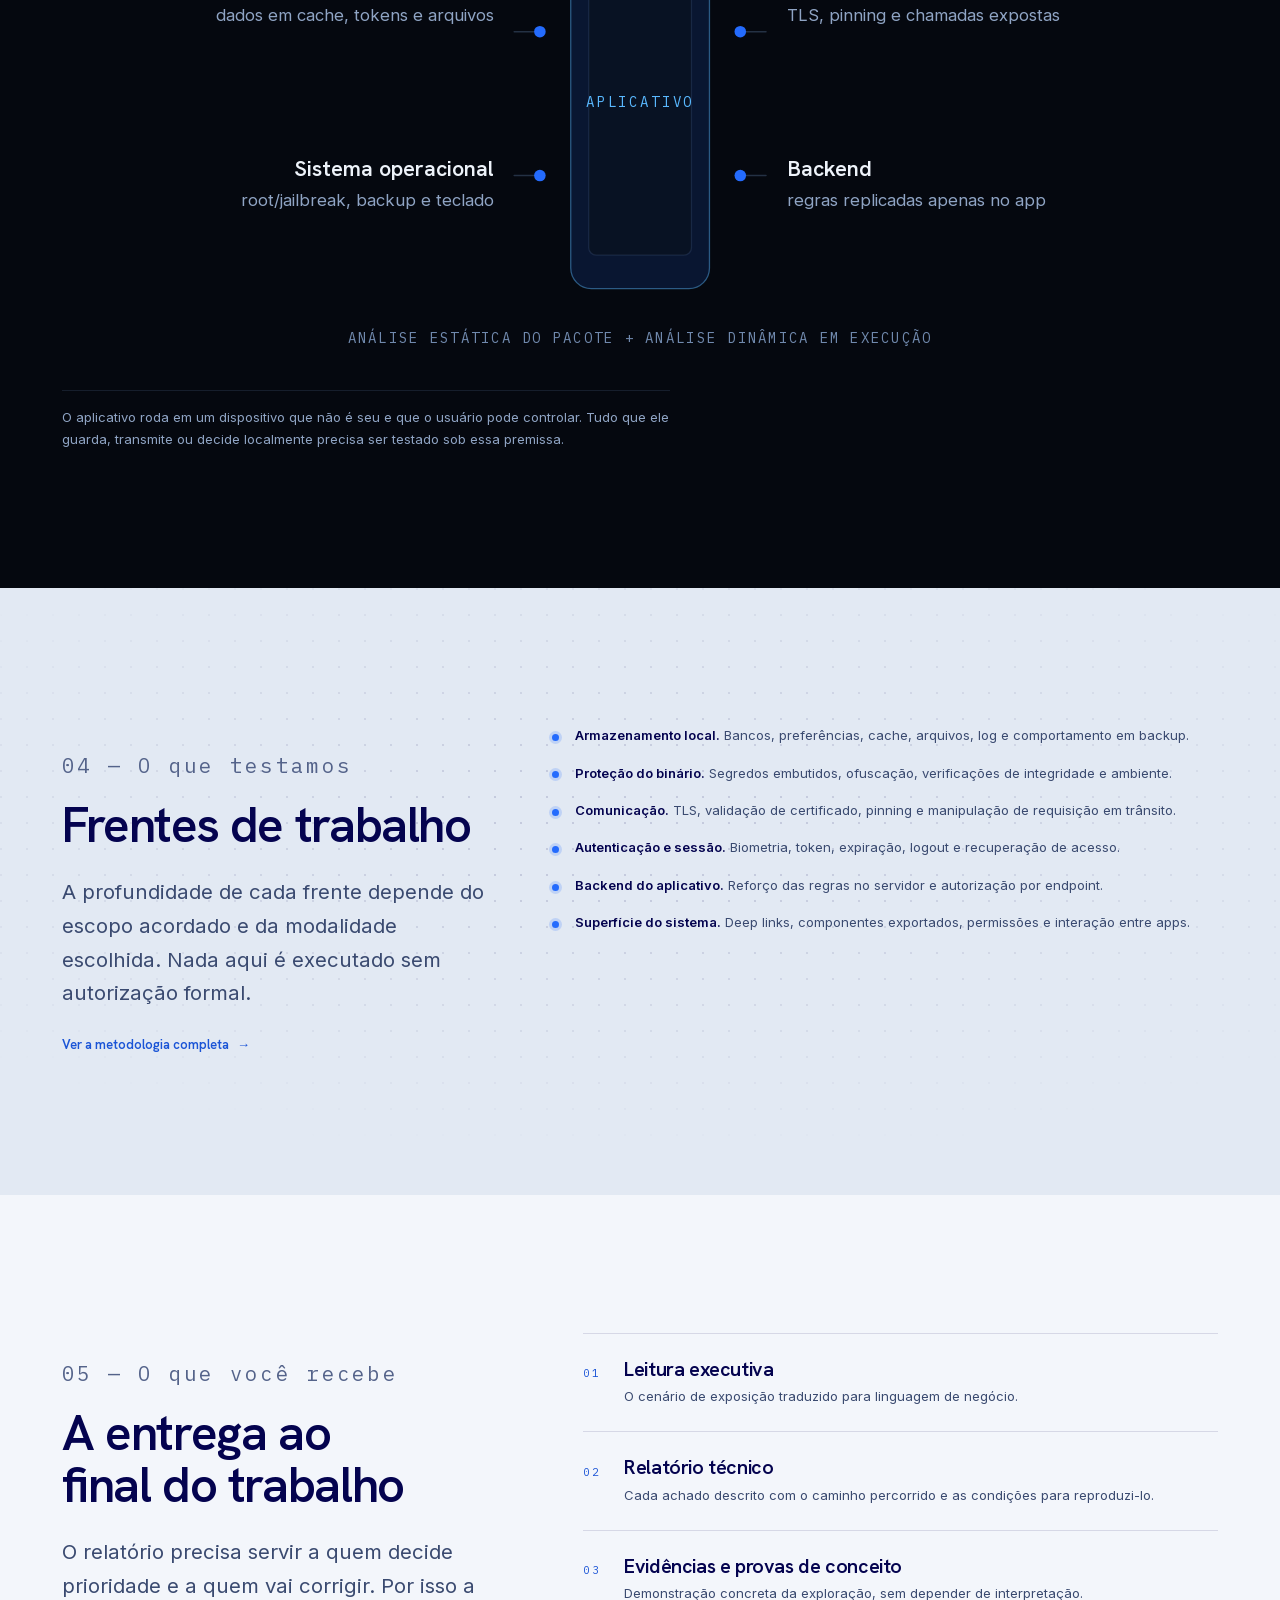
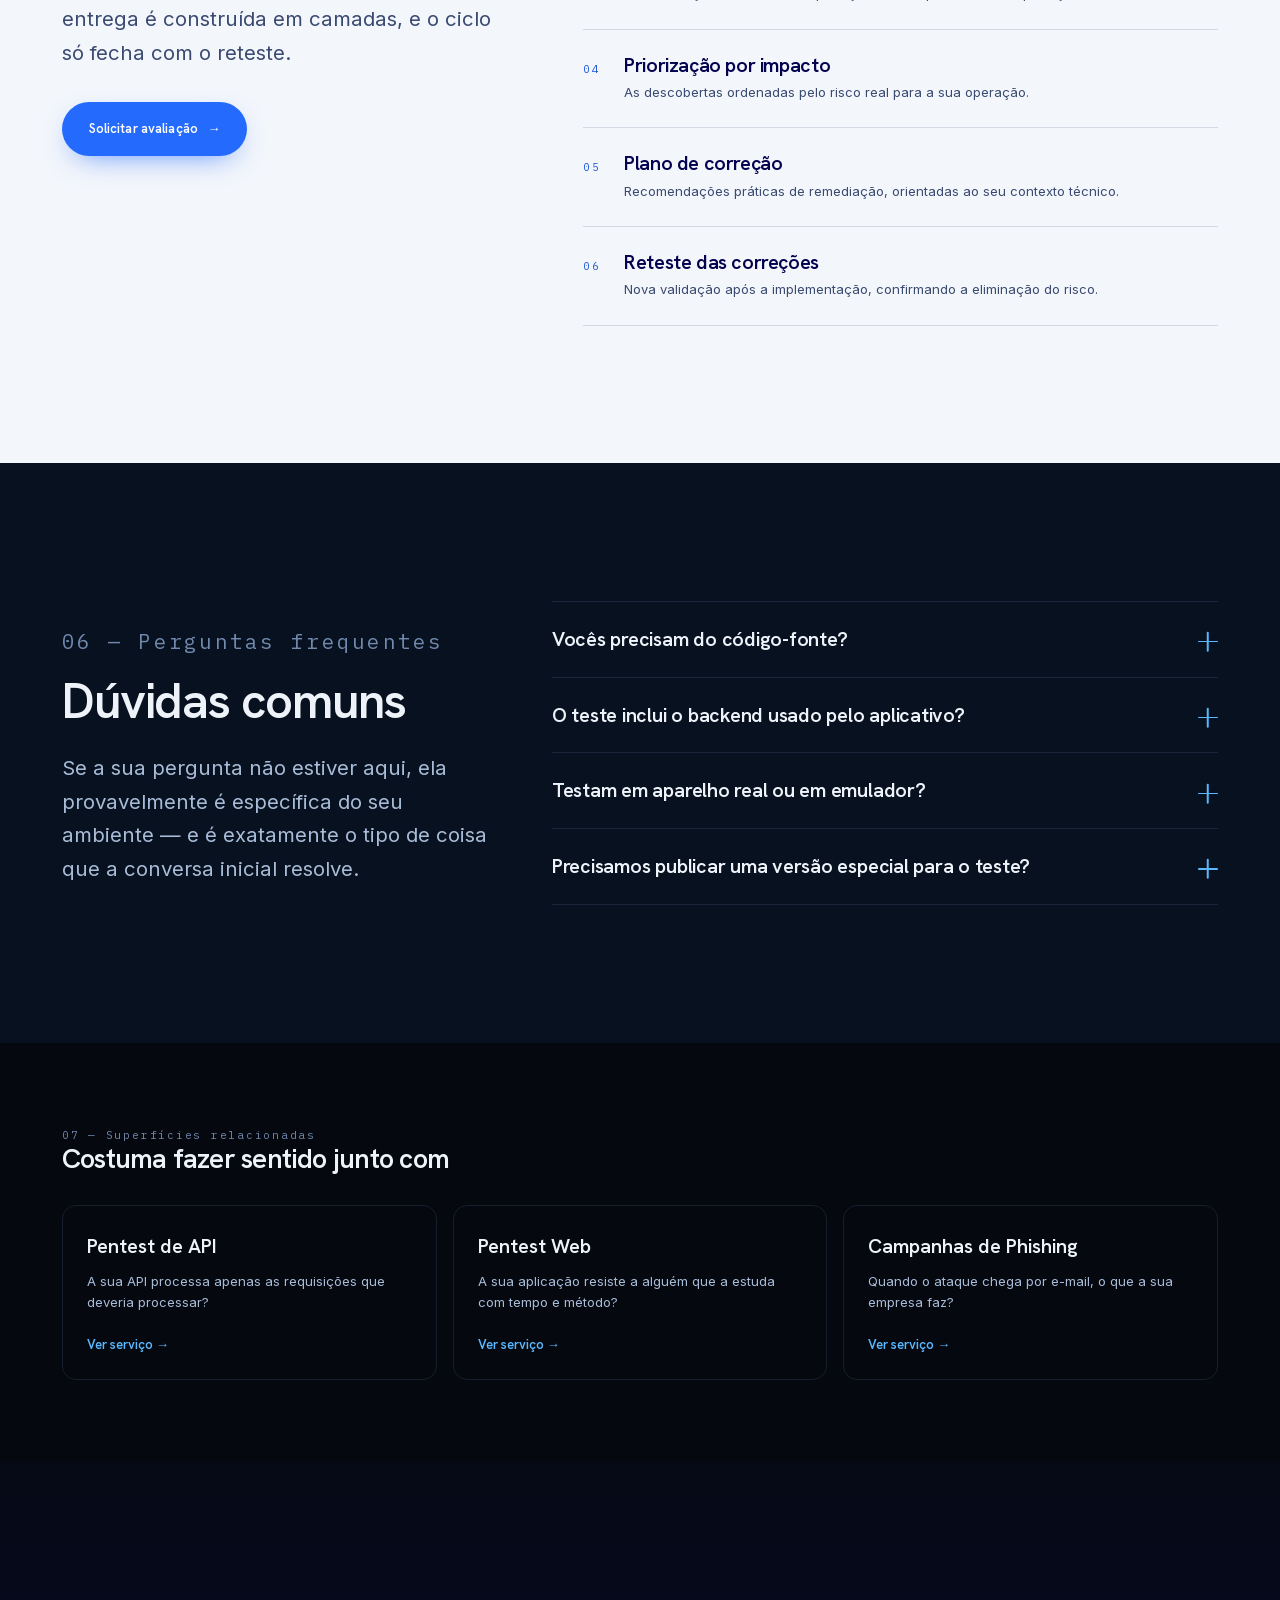
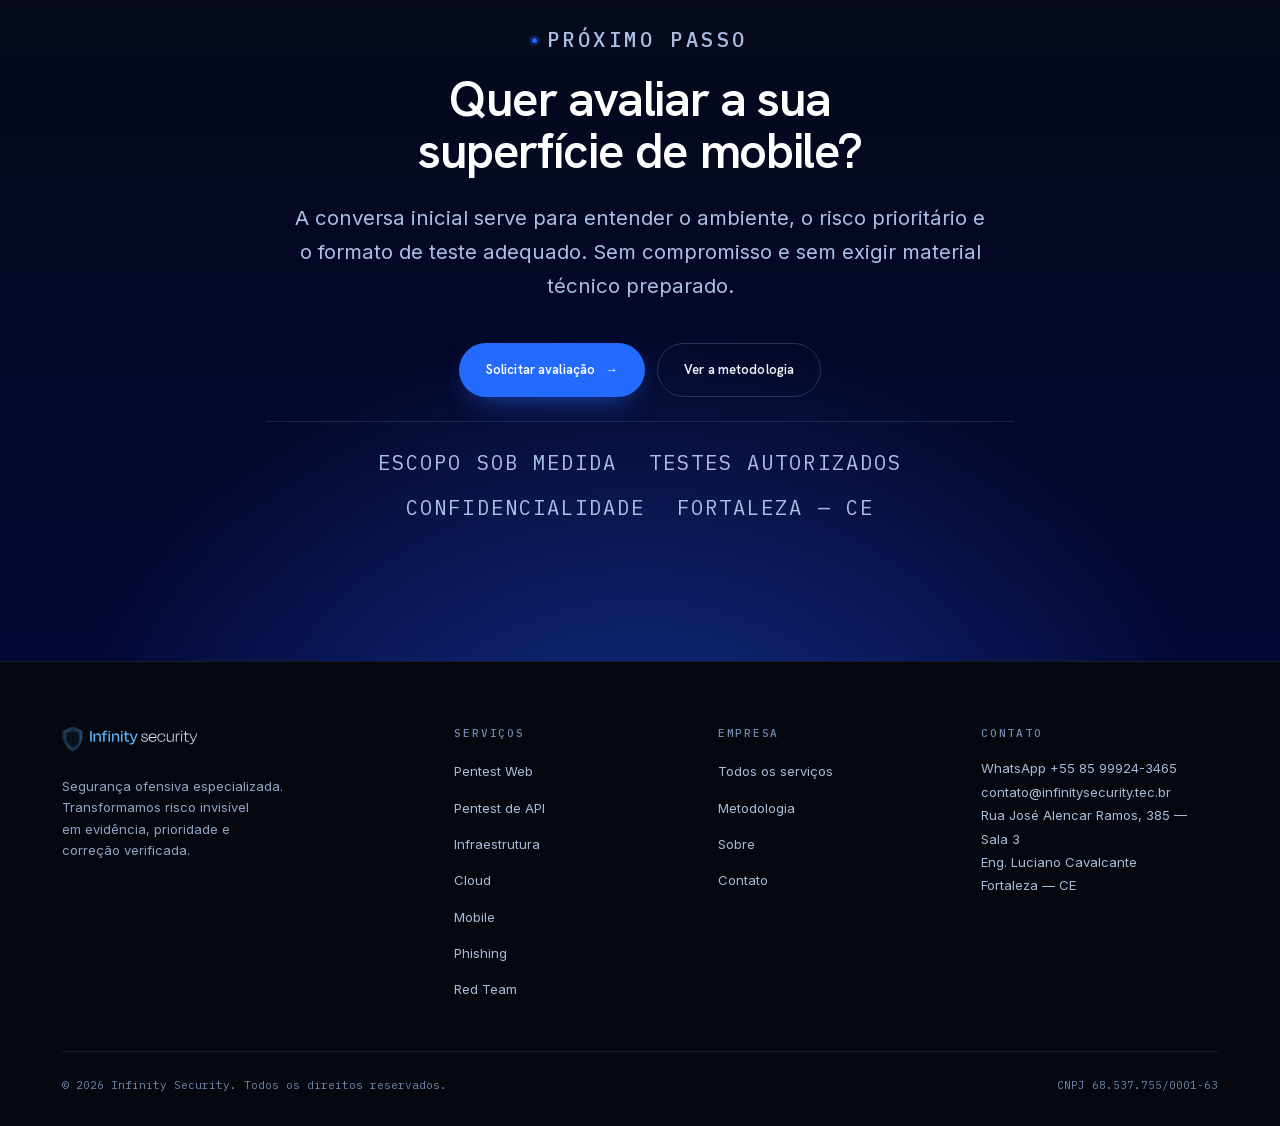
<file: servicos/pentest-mobile.html>
<!DOCTYPE html>
<html lang="pt-BR" class="no-js">
<head>
<meta charset="utf-8">
<meta name="viewport" content="width=device-width, initial-scale=1">
<title>Pentest de Aplicativos Mobile — iOS e Android | Infinity Security</title>
<meta name="description" content="Avaliação de segurança de aplicativos iOS e Android com análise estática e dinâmica, protegendo identidade, dados sensíveis e o backend contra uso indevido do app.">
<link rel="canonical" href="https://infinitysecurity.com.br/servicos/pentest-mobile">
<meta name="theme-color" content="#08111f">
<meta name="robots" content="index, follow, max-image-preview:large">

<meta property="og:type" content="website">
<meta property="og:locale" content="pt_BR">
<meta property="og:site_name" content="Infinity Security">
<meta property="og:title" content="Pentest de Aplicativos Mobile — iOS e Android | Infinity Security">
<meta property="og:description" content="Avaliação de segurança de aplicativos iOS e Android com análise estática e dinâmica, protegendo identidade, dados sensíveis e o backend contra uso indevido do app.">
<meta property="og:url" content="https://infinitysecurity.com.br/servicos/pentest-mobile">
<meta property="og:image" content="https://infinitysecurity.com.br/assets/img/og-image.png">
<meta property="og:image:width" content="1200">
<meta property="og:image:height" content="630">
<meta name="twitter:card" content="summary_large_image">
<meta name="twitter:title" content="Pentest de Aplicativos Mobile — iOS e Android | Infinity Security">
<meta name="twitter:description" content="Avaliação de segurança de aplicativos iOS e Android com análise estática e dinâmica, protegendo identidade, dados sensíveis e o backend contra uso indevido do app.">
<meta name="twitter:image" content="https://infinitysecurity.com.br/assets/img/og-image.png">

<link rel="icon" href="/assets/img/favicon.svg" type="image/svg+xml">
<link rel="apple-touch-icon" href="/assets/img/favicon.svg">

<link rel="preload" href="/assets/fonts/hanken-grotesk-600-latin.woff2" as="font" type="font/woff2" crossorigin>
<link rel="preload" href="/assets/fonts/inter-400-latin.woff2" as="font" type="font/woff2" crossorigin>
<link rel="stylesheet" href="/assets/fonts/fonts.css?v=80ab1713">
<link rel="stylesheet" href="/assets/css/style.css?v=c6e8a2bc">
<script>document.documentElement.classList.remove('no-js');</script>
<script type="application/ld+json">
{"@context":"https://schema.org","@graph":[
{"@type":"Service","name":"Pentest Mobile","serviceType":"Teste de segurança ofensiva","url":"https://infinitysecurity.com.br/servicos/pentest-mobile",
"description":"Avaliação de segurança de aplicativos iOS e Android com análise estática e dinâmica, protegendo identidade, dados sensíveis e o backend contra uso indevido do app.",
"provider":{"@type":"Organization","name":"Infinity Security","url":"https://infinitysecurity.com.br/"},
"areaServed":"BR"},
{"@type":"FAQPage","mainEntity":[{"@type":"Question","name":"Vocês precisam do código-fonte?","acceptedAnswer":{"@type":"Answer","text":"Não é obrigatório. A análise pode ser feita a partir do pacote publicado. Com acesso ao código (White Box), a cobertura aumenta e o mesmo tempo alcança pontos que a análise externa levaria muito mais tempo para atingir."}}, {"@type":"Question","name":"O teste inclui o backend usado pelo aplicativo?","acceptedAnswer":{"@type":"Answer","text":"Pode incluir e normalmente vale a pena: boa parte das falhas relevantes em mobile está no servidor que confia demais no aplicativo. O escopo define se essa camada entra como parte do trabalho."}}, {"@type":"Question","name":"Testam em aparelho real ou em emulador?","acceptedAnswer":{"@type":"Answer","text":"Ambos, conforme a necessidade. Emuladores dão agilidade; aparelhos reais são necessários para avaliar comportamento de hardware, biometria e proteções específicas do sistema."}}, {"@type":"Question","name":"Precisamos publicar uma versão especial para o teste?","acceptedAnswer":{"@type":"Answer","text":"Geralmente não. Uma build de homologação equivalente à de produção costuma ser suficiente, e a escolha é definida junto com o seu time."}}]}]}
</script>
</head>

<body>
<a class="skip-link" href="#conteudo">Ir para o conteúdo</a>

<header class="nav" data-nav>
  <div class="container container--wide nav__inner">
    <a class="nav__logo" href="/" aria-label="Infinity Security — página inicial">
      <img src="/assets/img/logo-lockup-dark.svg" alt="Infinity Security" width="136" height="26">
    </a>

    <nav aria-label="Principal">
      <ul class="nav__menu">
        <li class="nav__group">
          <a class="nav__link" href="/servicos" aria-current="page">
            Serviços
            <svg class="nav__caret" width="10" height="6" viewBox="0 0 10 6" fill="none" aria-hidden="true"><path d="M1 1l4 4 4-4" stroke="currentColor" stroke-width="1.4" stroke-linecap="round"/></svg>
          </a>
          <div class="nav__panel">
            <ul class="nav__panel-grid">
              <li><a class="nav__panel-link" href="/servicos/pentest-web"><strong>Pentest Web</strong><span>Aplicações, portais e regras de negócio</span></a></li>
              <li><a class="nav__panel-link" href="/servicos/pentest-api"><strong>Pentest de API</strong><span>Integrações, autorização e fluxos críticos</span></a></li>
              <li><a class="nav__panel-link" href="/servicos/pentest-infraestrutura"><strong>Pentest de Infraestrutura</strong><span>Perímetro, redes internas e servidores</span></a></li>
              <li><a class="nav__panel-link" href="/servicos/pentest-cloud"><strong>Pentest Cloud</strong><span>AWS, Azure e GCP: identidade e configuração</span></a></li>
              <li><a class="nav__panel-link" href="/servicos/pentest-mobile"><strong>Pentest Mobile</strong><span>iOS e Android, análise estática e dinâmica</span></a></li>
              <li><a class="nav__panel-link" href="/servicos/phishing"><strong>Campanhas de Phishing</strong><span>Resiliência humana a engenharia social</span></a></li>
              <li><a class="nav__panel-link" href="/servicos/red-team"><strong>Operações de Red Team</strong><span>Pessoas, processos, tecnologia e detecção</span></a></li>
            </ul>
            <div class="nav__panel-foot">
              <span>07 superfícies cobertas</span>
              <a class="link-arrow" href="/servicos">Ver todos os serviços <span class="arw" aria-hidden="true">→</span></a>
            </div>
          </div>
        </li>
        <li><a class="nav__link" href="/metodologia">Metodologia</a></li>
        <li><a class="nav__link" href="/sobre">Sobre</a></li>
        <li><a class="nav__link" href="/contato">Contato</a></li>
      </ul>
    </nav>

    <div class="nav__actions">
      <a class="btn" href="/contato">Solicitar avaliação</a>
      <button class="nav__toggle" type="button" data-nav-toggle aria-expanded="false" aria-controls="nav-drawer" aria-label="Abrir menu">
        <span></span><span></span><span></span>
      </button>
    </div>
  </div>
</header>

<div class="nav__drawer" id="nav-drawer" data-nav-drawer>
  <nav aria-label="Menu mobile">
    <ul class="nav__drawer-main">
      <li>
        <a href="/servicos">Serviços <span aria-hidden="true">→</span></a>
        <ul class="nav__drawer-sub">
          <li><a href="/servicos/pentest-web">Pentest Web</a></li>
          <li><a href="/servicos/pentest-api">Pentest de API</a></li>
          <li><a href="/servicos/pentest-infraestrutura">Pentest de Infraestrutura</a></li>
          <li><a href="/servicos/pentest-cloud">Pentest Cloud</a></li>
          <li><a href="/servicos/pentest-mobile">Pentest Mobile</a></li>
          <li><a href="/servicos/phishing">Campanhas de Phishing</a></li>
          <li><a href="/servicos/red-team">Operações de Red Team</a></li>
        </ul>
      </li>
      <li><a href="/metodologia">Metodologia <span aria-hidden="true">→</span></a></li>
      <li><a href="/sobre">Sobre <span aria-hidden="true">→</span></a></li>
      <li><a href="/contato">Contato <span aria-hidden="true">→</span></a></li>
    </ul>
    <a class="btn" href="/contato">Solicitar avaliação</a>
    <p class="nav__drawer-meta">
      WhatsApp +55 85 99924-3465<br>
      Fortaleza — CE
    </p>
  </nav>
</div>

<main id="conteudo">

<section class="page-hero">
  <div class="container container--wide">
    <nav class="crumbs" aria-label="Trilha de navegação"><ol><li><a href="/">Início</a></li><li><a href="/servicos">Serviços</a></li><li aria-current="page">Pentest Mobile</li></ol></nav><script type="application/ld+json">{"@context":"https://schema.org","@type":"BreadcrumbList","itemListElement":[{"@type":"ListItem","position":1,"name":"Início","item":"https://infinitysecurity.com.br/"}, {"@type":"ListItem","position":2,"name":"Serviços","item":"https://infinitysecurity.com.br/servicos"}, {"@type":"ListItem","position":3,"name":"Pentest Mobile"}]}</script>
    <div class="page-hero__grid">
      <div>
        <p class="eyebrow enter">Serviço 05 / 07 — Segurança ofensiva</p>
        <h1 class="enter" style="--reveal-delay:60ms">Pentest de aplicativos mobile</h1>
        <p class="page-hero__q enter" style="--reveal-delay:110ms">O que o seu aplicativo entrega para quem controla o aparelho?</p>
        <p class="page-hero__lead enter" style="--reveal-delay:170ms">Avaliação de aplicativos iOS e Android com análise estática e dinâmica, para identificar vulnerabilidades que possam transformar o aplicativo em um vetor de entrada e para proteger identidade e dados sensíveis.</p>
        <div class="page-hero__cta enter" style="--reveal-delay:210ms">
          <a class="btn" href="/contato">Solicitar avaliação <span class="arw" aria-hidden="true">→</span></a>
          <a class="btn btn--ghost" href="/servicos">Ver todos os serviços</a>
        </div>
      </div>
      <aside class="page-hero__aside enter" style="--reveal-delay:280ms">
        <dl><dt>Plataformas</dt><dd>iOS e Android</dd><dt>Técnicas</dt><dd>Análise estática e análise dinâmica</dd><dt>Foco técnico</dt><dd>Dados locais, canal e backend</dd></dl>
      </aside>
    </div>
  </div>
</section>

<section class="section theme-ink dotfield" aria-labelledby="h-oque">
  <div class="container">
    <div class="split split--sticky">
      <div class="split__aside">
        <p class="chapter-index reveal">01 — O que é</p>
        <h2 id="h-oque" class="reveal" style="--reveal-delay:60ms">O que este teste avalia</h2>
      </div>
      <div class="reveal" style="--reveal-delay:120ms">
        <div class="prose"><p>Um aplicativo móvel roda em um dispositivo que a empresa não controla e que o usuário — ou quem estiver com ele — pode inspecionar. Tudo que o app guarda, transmite ou decide localmente precisa ser avaliado sob essa premissa.</p><p>A análise estática examina o pacote: o que está escrito no código, o que ficou embutido nele e quais proteções existem. A análise dinâmica observa o app em execução: o que grava no dispositivo, como se comunica e o que acontece quando essa comunicação é interceptada ou alterada.</p></div>
        <h3 style="margin-top:var(--sp-8);font-size:var(--fs-h4)">Quando faz sentido</h3>
        <ul class="when-list when-list--tight" style="margin-top:var(--sp-5)"><li><span>01</span><p>Antes de publicar o aplicativo nas lojas ou lançar uma versão com mudança relevante.</p></li><li><span>02</span><p>Quando o app passa a tratar pagamento, documento, dado pessoal sensível ou credencial.</p></li><li><span>03</span><p>Quando funcionalidades foram liberadas por controle no aplicativo em vez de no servidor.</p></li><li><span>04</span><p>Quando o mesmo backend atende o app, a web e integrações de parceiros.</p></li></ul>
      </div>
    </div>
  </div>
</section>

<section class="section theme-dark" aria-labelledby="h-riscos">
  <div class="container">
    <div class="section-head">
      <p class="chapter-index reveal">02 — Riscos avaliados</p>
      <h2 id="h-riscos" class="reveal" style="--reveal-delay:60ms">O que costuma estar quebrado aqui</h2>
      <p class="reveal" style="--reveal-delay:140ms">
        Nem todo achado aparece em todo ambiente. Estes são os padrões que a avaliação procura
        deliberadamente, porque são os que mais frequentemente sustentam um caminho completo até o impacto.
      </p>
    </div>
    <div class="risks" style="margin-top:var(--sp-8)"><article class="risk reveal"><span class="risk__k">R01</span><h3>Dados sensíveis no dispositivo</h3><p>Tokens, documentos e informações pessoais gravados em cache, banco local, log ou backup sem proteção adequada.</p></article><article class="risk reveal"><span class="risk__k">R02</span><h3>Segredo embutido no pacote</h3><p>Chaves de API, credenciais e endpoints internos presentes no binário e recuperáveis por qualquer pessoa que baixe o aplicativo.</p></article><article class="risk reveal"><span class="risk__k">R03</span><h3>Comunicação interceptável</h3><p>Canal sem validação adequada de certificado, permitindo leitura e alteração do tráfego entre app e servidor.</p></article><article class="risk reveal"><span class="risk__k">R04</span><h3>Regra de negócio apenas no cliente</h3><p>Limites, permissões e validações aplicados na interface e não reforçados pelo backend.</p></article><article class="risk reveal"><span class="risk__k">R05</span><h3>Ambiente comprometido</h3><p>Comportamento do aplicativo em dispositivos com root ou jailbreak, e o que ele continua permitindo nesse cenário.</p></article><article class="risk reveal"><span class="risk__k">R06</span><h3>Superfície de componentes</h3><p>Serviços, intents, deep links e telas acessíveis por outros aplicativos instalados no aparelho.</p></article></div>
  </div>
</section>

<section class="section theme-ink" aria-labelledby="h-diagrama">
  <div class="container">
    <div class="section-head section-head--split">
      <div>
        <p class="chapter-index reveal">03 — Superfície</p>
        <h2 id="h-diagrama" class="reveal" style="--reveal-delay:60ms">Como enxergamos esse domínio</h2>
      </div>
      <div class="reveal" style="--reveal-delay:140ms">
        <p style="margin-top:0">
          Antes de testar, mapeamos. O diagrama abaixo mostra a estrutura que orienta o trabalho
          e onde os pontos de verificação são posicionados.
        </p>
      </div>
    </div>
    <div class="reveal" style="--reveal-delay:180ms;margin-top:var(--sp-8)">
      <figure class="dgm " data-diagram>
  <div class="dgm__scroll">
    <svg viewBox="0 0 900 410" role="img" aria-labelledby="dgm-title" preserveAspectRatio="xMidYMid meet">
      <title id="dgm-title">O aplicativo e os quatro vetores avaliados ao seu redor</title>
    <g class="dgm-row" style="--i:0">
      <rect class="dgm-node dgm-node--key" x="396" y="60" width="108" height="290" rx="16"/>
      <rect class="dgm-screen" x="410" y="86" width="80" height="238" rx="6"/>
      <text class="dgm-vert" x="450" y="209" text-anchor="middle">APLICATIVO</text>
    </g>
    <g class="dgm-row" style="--i:1">
      <text class="dgm-name" x="336" y="118" text-anchor="end">Armazenamento local</text>
      <text class="dgm-note" x="336" y="142" text-anchor="end">dados em cache, tokens e arquivos</text>
      <path class="dgm-branch" d="M372 150 H 352"/>
      <circle class="dgm-probe" cx="372" cy="150" r="4.5"/>
    </g>
    <g class="dgm-row" style="--i:2">
      <text class="dgm-name" x="336" y="262" text-anchor="end">Sistema operacional</text>
      <text class="dgm-note" x="336" y="286" text-anchor="end">root/jailbreak, backup e teclado</text>
      <path class="dgm-branch" d="M372 262 H 352"/>
      <circle class="dgm-probe" cx="372" cy="262" r="4.5"/>
    </g>
    <g class="dgm-row" style="--i:3">
      <text class="dgm-name" x="564" y="118" text-anchor="start">Canal e API</text>
      <text class="dgm-note" x="564" y="142" text-anchor="start">TLS, pinning e chamadas expostas</text>
      <path class="dgm-branch" d="M528 150 H 548"/>
      <circle class="dgm-probe" cx="528" cy="150" r="4.5"/>
    </g>
    <g class="dgm-row" style="--i:4">
      <text class="dgm-name" x="564" y="262" text-anchor="start">Backend</text>
      <text class="dgm-note" x="564" y="286" text-anchor="start">regras replicadas apenas no app</text>
      <path class="dgm-branch" d="M528 262 H 548"/>
      <circle class="dgm-probe" cx="528" cy="262" r="4.5"/>
    </g>
    <text class="dgm-axis" x="450" y="392" text-anchor="middle">ANÁLISE ESTÁTICA DO PACOTE + ANÁLISE DINÂMICA EM EXECUÇÃO</text>
    </svg>
  </div>
  <figcaption>O aplicativo roda em um dispositivo que não é seu e que o usuário pode controlar. Tudo que ele guarda, transmite ou decide localmente precisa ser testado sob essa premissa.</figcaption>
</figure>
    </div>
  </div>
</section>

<section class="section theme-light dotfield dotfield--light" aria-labelledby="h-testamos">
  <div class="container">
    <div class="split">
      <div class="split__aside">
        <p class="chapter-index reveal">04 — O que testamos</p>
        <h2 id="h-testamos" class="reveal" style="--reveal-delay:60ms">Frentes de trabalho</h2>
        <p class="reveal" style="--reveal-delay:120ms">
          A profundidade de cada frente depende do escopo acordado e da modalidade escolhida.
          Nada aqui é executado sem autorização formal.
        </p>
        <a class="link-arrow reveal" href="/metodologia" style="--reveal-delay:180ms;margin-top:var(--sp-5)">
          Ver a metodologia completa <span aria-hidden="true">→</span>
        </a>
      </div>
      <ul class="checks reveal" style="--reveal-delay:140ms"><li><div><strong>Armazenamento local.</strong> Bancos, preferências, cache, arquivos, log e comportamento em backup.</div></li><li><div><strong>Proteção do binário.</strong> Segredos embutidos, ofuscação, verificações de integridade e ambiente.</div></li><li><div><strong>Comunicação.</strong> TLS, validação de certificado, pinning e manipulação de requisição em trânsito.</div></li><li><div><strong>Autenticação e sessão.</strong> Biometria, token, expiração, logout e recuperação de acesso.</div></li><li><div><strong>Backend do aplicativo.</strong> Reforço das regras no servidor e autorização por endpoint.</div></li><li><div><strong>Superfície do sistema.</strong> Deep links, componentes exportados, permissões e interação entre apps.</div></li></ul>
    </div>
  </div>
</section>

<section class="section theme-paper" aria-labelledby="h-entrega">
  <div class="container">
    <div class="deliver">
      <div class="deliver__intro">
        <p class="chapter-index reveal">05 — O que você recebe</p>
        <h2 id="h-entrega" class="reveal" style="--reveal-delay:60ms">A entrega ao final do trabalho</h2>
        <p class="reveal" style="--reveal-delay:140ms">
          O relatório precisa servir a quem decide prioridade e a quem vai corrigir. Por isso a entrega
          é construída em camadas, e o ciclo só fecha com o reteste.
        </p>
        <a class="btn reveal" href="/contato" style="--reveal-delay:210ms;margin-top:var(--sp-6)">
          Solicitar avaliação <span class="arw" aria-hidden="true">→</span>
        </a>
      </div>
      <ul class="deliver__list"><li class="reveal" style="--reveal-delay:0ms"><span class="deliver__k">01</span><div><h3>Leitura executiva</h3><p>O cenário de exposição traduzido para linguagem de negócio.</p></div></li><li class="reveal" style="--reveal-delay:60ms"><span class="deliver__k">02</span><div><h3>Relatório técnico</h3><p>Cada achado descrito com o caminho percorrido e as condições para reproduzi-lo.</p></div></li><li class="reveal" style="--reveal-delay:120ms"><span class="deliver__k">03</span><div><h3>Evidências e provas de conceito</h3><p>Demonstração concreta da exploração, sem depender de interpretação.</p></div></li><li class="reveal" style="--reveal-delay:180ms"><span class="deliver__k">04</span><div><h3>Priorização por impacto</h3><p>As descobertas ordenadas pelo risco real para a sua operação.</p></div></li><li class="reveal" style="--reveal-delay:240ms"><span class="deliver__k">05</span><div><h3>Plano de correção</h3><p>Recomendações práticas de remediação, orientadas ao seu contexto técnico.</p></div></li><li class="reveal" style="--reveal-delay:300ms"><span class="deliver__k">06</span><div><h3>Reteste das correções</h3><p>Nova validação após a implementação, confirmando a eliminação do risco.</p></div></li></ul>
    </div>
  </div>
</section>

<section class="section theme-dark" aria-labelledby="h-faq">
  <div class="container">
    <div class="split">
      <div class="split__aside">
        <p class="chapter-index reveal">06 — Perguntas frequentes</p>
        <h2 id="h-faq" class="reveal" style="--reveal-delay:60ms">Dúvidas comuns</h2>
        <p class="reveal" style="--reveal-delay:120ms">
          Se a sua pergunta não estiver aqui, ela provavelmente é específica do seu ambiente —
          e é exatamente o tipo de coisa que a conversa inicial resolve.
        </p>
      </div>
      <div class="acc reveal" data-acc data-acc-single style="--reveal-delay:140ms"><div class="acc__item">
          <h3><button class="acc__btn" type="button" aria-expanded="false" aria-controls="faq-pentest-mobile-0">
            Vocês precisam do código-fonte?<span class="acc__icon" aria-hidden="true"></span>
          </button></h3>
          <div class="acc__panel" id="faq-pentest-mobile-0" role="region"><div><p>Não é obrigatório. A análise pode ser feita a partir do pacote publicado. Com acesso ao código (White Box), a cobertura aumenta e o mesmo tempo alcança pontos que a análise externa levaria muito mais tempo para atingir.</p></div></div>
        </div><div class="acc__item">
          <h3><button class="acc__btn" type="button" aria-expanded="false" aria-controls="faq-pentest-mobile-1">
            O teste inclui o backend usado pelo aplicativo?<span class="acc__icon" aria-hidden="true"></span>
          </button></h3>
          <div class="acc__panel" id="faq-pentest-mobile-1" role="region"><div><p>Pode incluir e normalmente vale a pena: boa parte das falhas relevantes em mobile está no servidor que confia demais no aplicativo. O escopo define se essa camada entra como parte do trabalho.</p></div></div>
        </div><div class="acc__item">
          <h3><button class="acc__btn" type="button" aria-expanded="false" aria-controls="faq-pentest-mobile-2">
            Testam em aparelho real ou em emulador?<span class="acc__icon" aria-hidden="true"></span>
          </button></h3>
          <div class="acc__panel" id="faq-pentest-mobile-2" role="region"><div><p>Ambos, conforme a necessidade. Emuladores dão agilidade; aparelhos reais são necessários para avaliar comportamento de hardware, biometria e proteções específicas do sistema.</p></div></div>
        </div><div class="acc__item">
          <h3><button class="acc__btn" type="button" aria-expanded="false" aria-controls="faq-pentest-mobile-3">
            Precisamos publicar uma versão especial para o teste?<span class="acc__icon" aria-hidden="true"></span>
          </button></h3>
          <div class="acc__panel" id="faq-pentest-mobile-3" role="region"><div><p>Geralmente não. Uma build de homologação equivalente à de produção costuma ser suficiente, e a escolha é definida junto com o seu time.</p></div></div>
        </div></div>
    </div>
  </div>
</section>

<section class="section section--tight theme-ink" aria-labelledby="h-rel">
  <div class="container">
    <p class="chapter-index reveal">07 — Superfícies relacionadas</p>
    <h2 id="h-rel" class="reveal" style="--reveal-delay:60ms;font-size:var(--fs-h3)">Costuma fazer sentido junto com</h2>
    <div class="rel-grid" style="margin-top:var(--sp-6)"><a class="rel reveal" href="/servicos/pentest-api"><strong>Pentest de API</strong><span>A sua API processa apenas as requisições que deveria processar?</span><em>Ver serviço →</em></a><a class="rel reveal" href="/servicos/pentest-web"><strong>Pentest Web</strong><span>A sua aplicação resiste a alguém que a estuda com tempo e método?</span><em>Ver serviço →</em></a><a class="rel reveal" href="/servicos/phishing"><strong>Campanhas de Phishing</strong><span>Quando o ataque chega por e-mail, o que a sua empresa faz?</span><em>Ver serviço →</em></a></div>
  </div>
</section>


<section class="cta-band" aria-labelledby="h-cta">
  <div class="container cta-band__inner">
    <p class="eyebrow reveal" style="justify-content:center">Próximo passo</p>
    <h2 id="h-cta" class="reveal" style="--reveal-delay:60ms;margin-top:var(--sp-4)">Quer avaliar a sua superfície de mobile?</h2>
    <p class="reveal" style="--reveal-delay:140ms">A conversa inicial serve para entender o ambiente, o risco prioritário e o formato de teste adequado. Sem compromisso e sem exigir material técnico preparado.</p>
    <div class="btn-row reveal" style="--reveal-delay:210ms">
      <a class="btn" href="/contato">Solicitar avaliação <span class="arw" aria-hidden="true">→</span></a>
      <a class="btn btn--ghost" href="/metodologia">Ver a metodologia</a>
    </div>
    <p class="cta-band__meta reveal" style="--reveal-delay:280ms"><span>Escopo sob medida</span><span>Testes autorizados</span><span>Confidencialidade</span><span>Fortaleza — CE</span></p>
  </div>
</section>


</main>

<footer class="footer">
  <div class="container">
    <div class="footer__grid">
      <div class="footer__brand">
        <img src="/assets/img/logo-lockup-dark.svg" alt="Infinity Security" width="136" height="26">
        <p>Segurança ofensiva especializada. Transformamos risco invisível em evidência, prioridade e correção verificada.</p>
      </div>

      <div>
        <h2 class="footer__h">Serviços</h2>
        <ul>
          <li><a href="/servicos/pentest-web">Pentest Web</a></li>
          <li><a href="/servicos/pentest-api">Pentest de API</a></li>
          <li><a href="/servicos/pentest-infraestrutura">Infraestrutura</a></li>
          <li><a href="/servicos/pentest-cloud">Cloud</a></li>
          <li><a href="/servicos/pentest-mobile">Mobile</a></li>
          <li><a href="/servicos/phishing">Phishing</a></li>
          <li><a href="/servicos/red-team">Red Team</a></li>
        </ul>
      </div>

      <div>
        <h2 class="footer__h">Empresa</h2>
        <ul>
          <li><a href="/servicos">Todos os serviços</a></li>
          <li><a href="/metodologia">Metodologia</a></li>
          <li><a href="/sobre">Sobre</a></li>
          <li><a href="/contato">Contato</a></li>
        </ul>
      </div>

      <div>
        <h2 class="footer__h">Contato</h2>
        <address>
          <a href="https://wa.me/5585999243465" rel="noopener">WhatsApp +55 85 99924-3465</a><br>
          <a href="mailto:contato@infinitysecurity.tec.br">contato@infinitysecurity.tec.br</a><br>
          Rua José Alencar Ramos, 385 — Sala 3<br>
          Eng. Luciano Cavalcante<br>
          Fortaleza — CE
        </address>
      </div>
    </div>

    <div class="footer__bottom">
      <span>© <span data-year>2026</span> Infinity Security. Todos os direitos reservados.</span>
      <span>CNPJ 68.537.755/0001-63</span>
    </div>
  </div>
</footer>

<script src="/assets/js/main.js?v=118ad06f" defer></script>
</body>
</html>
</file>
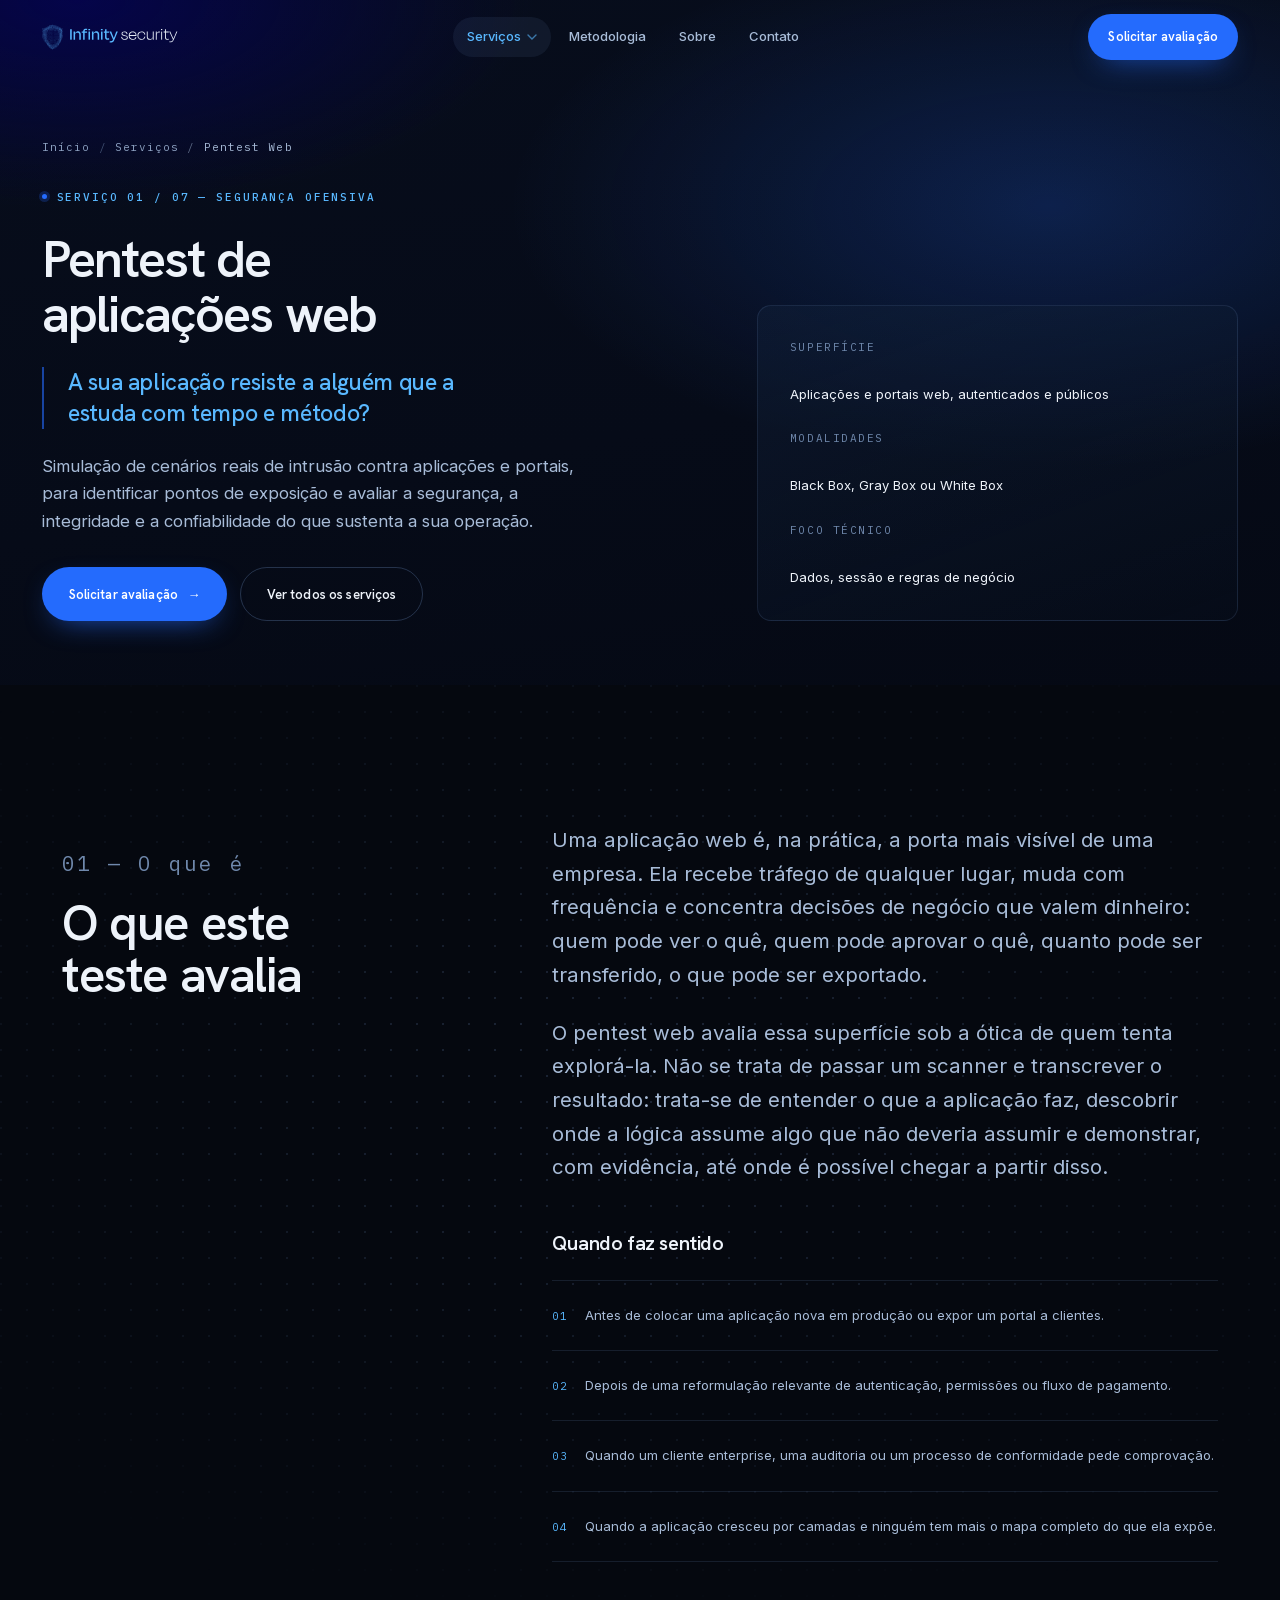
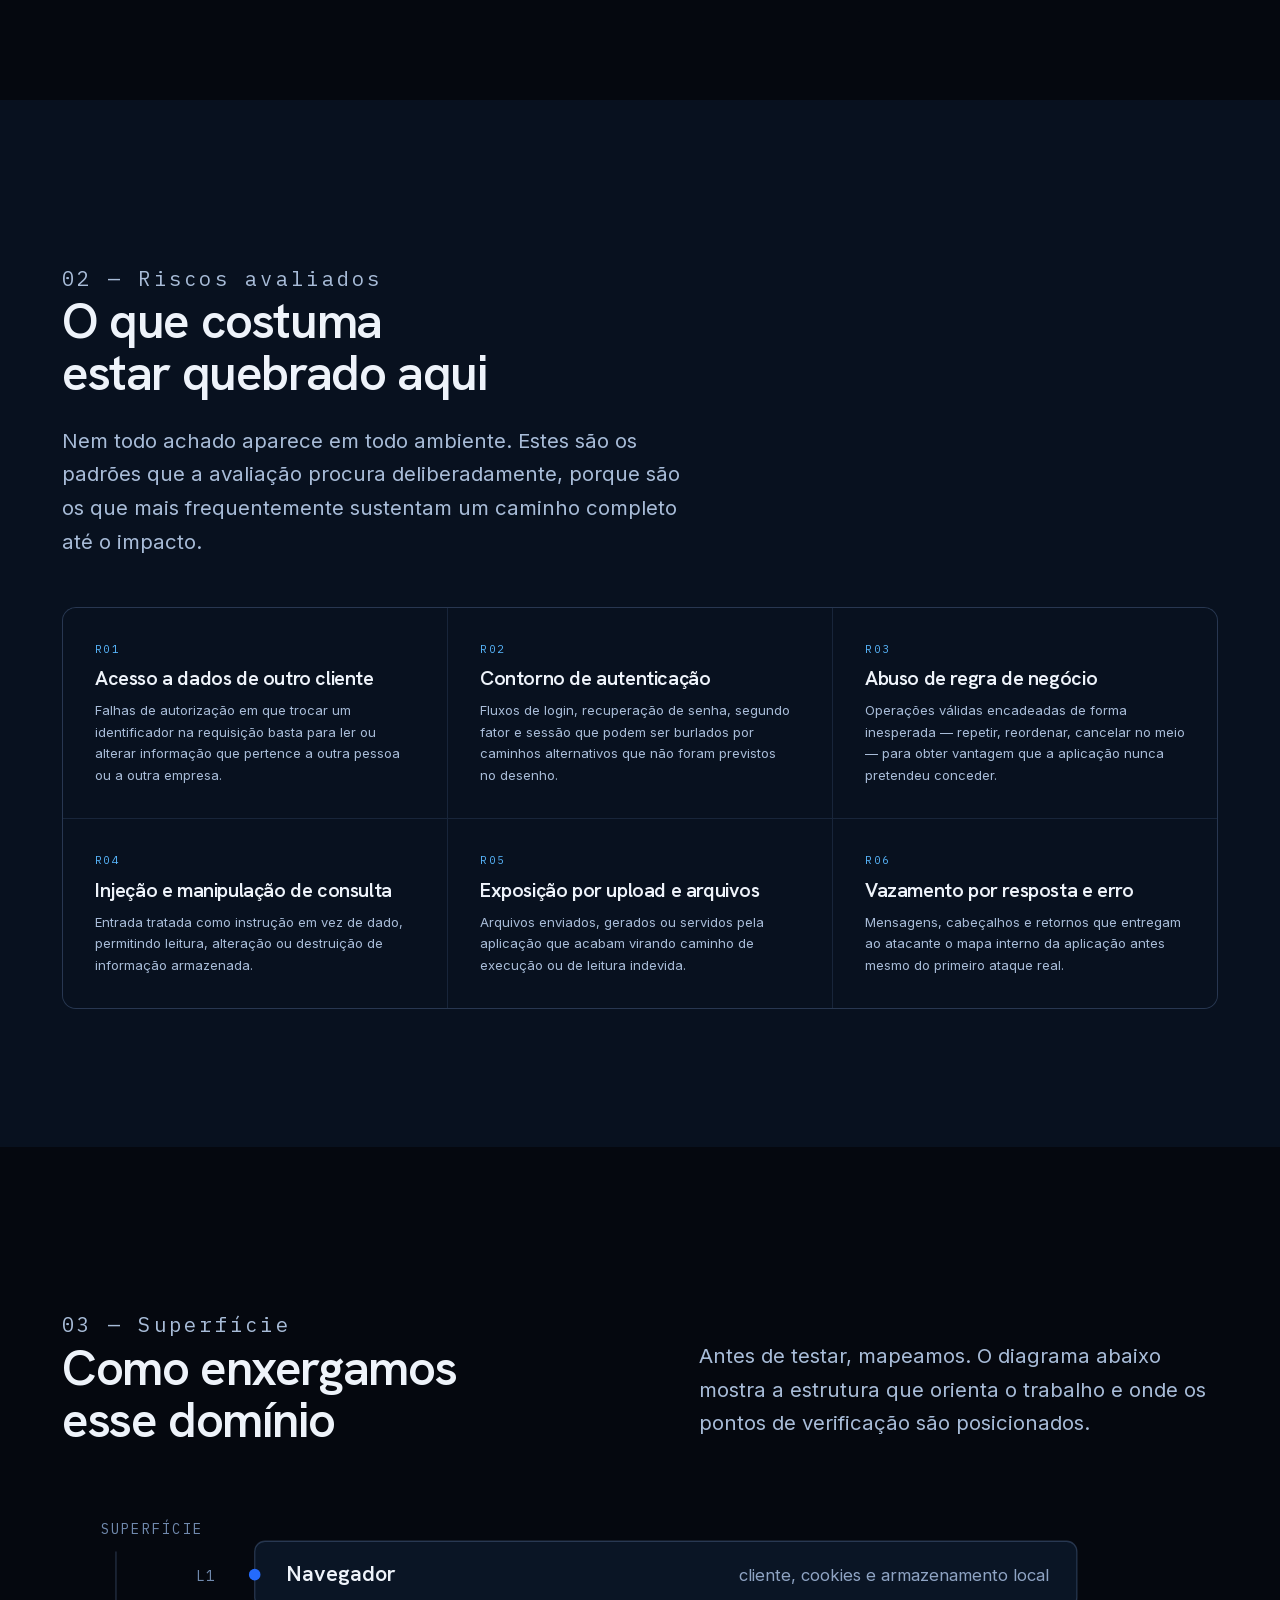
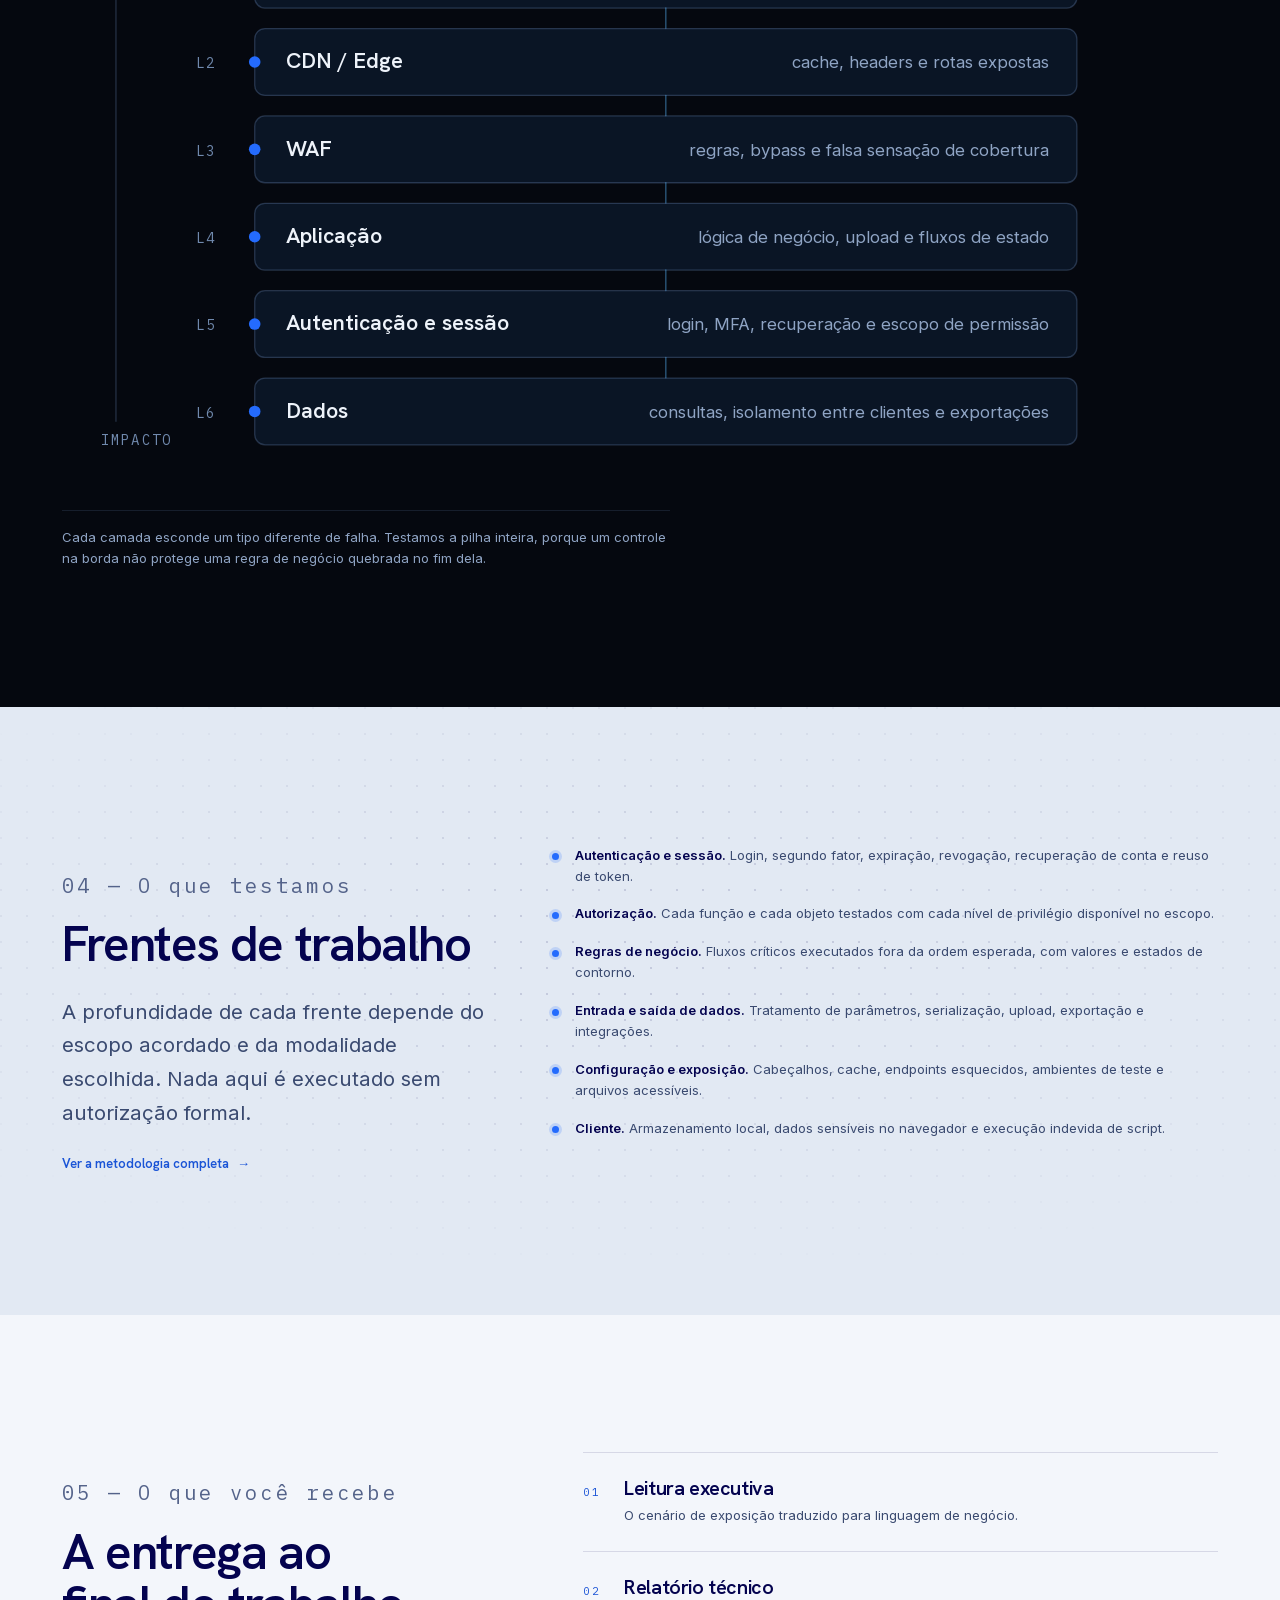
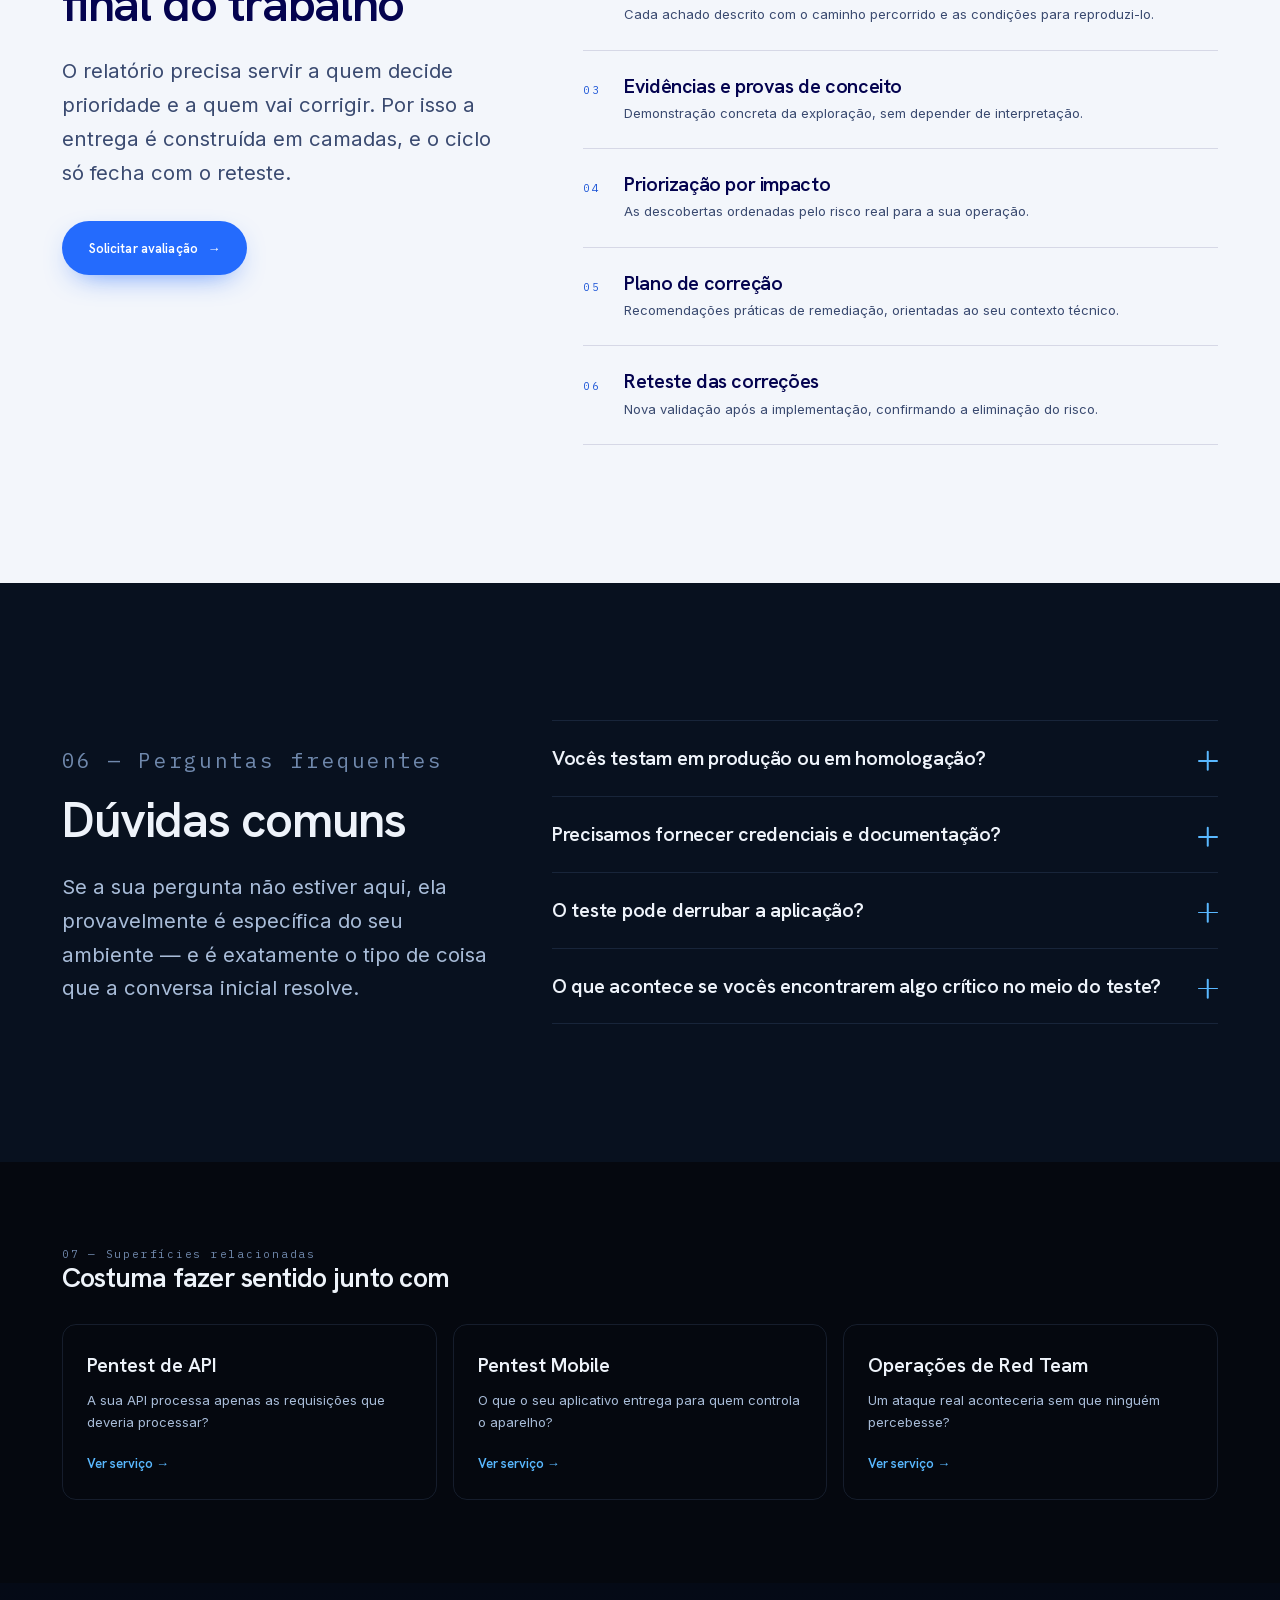
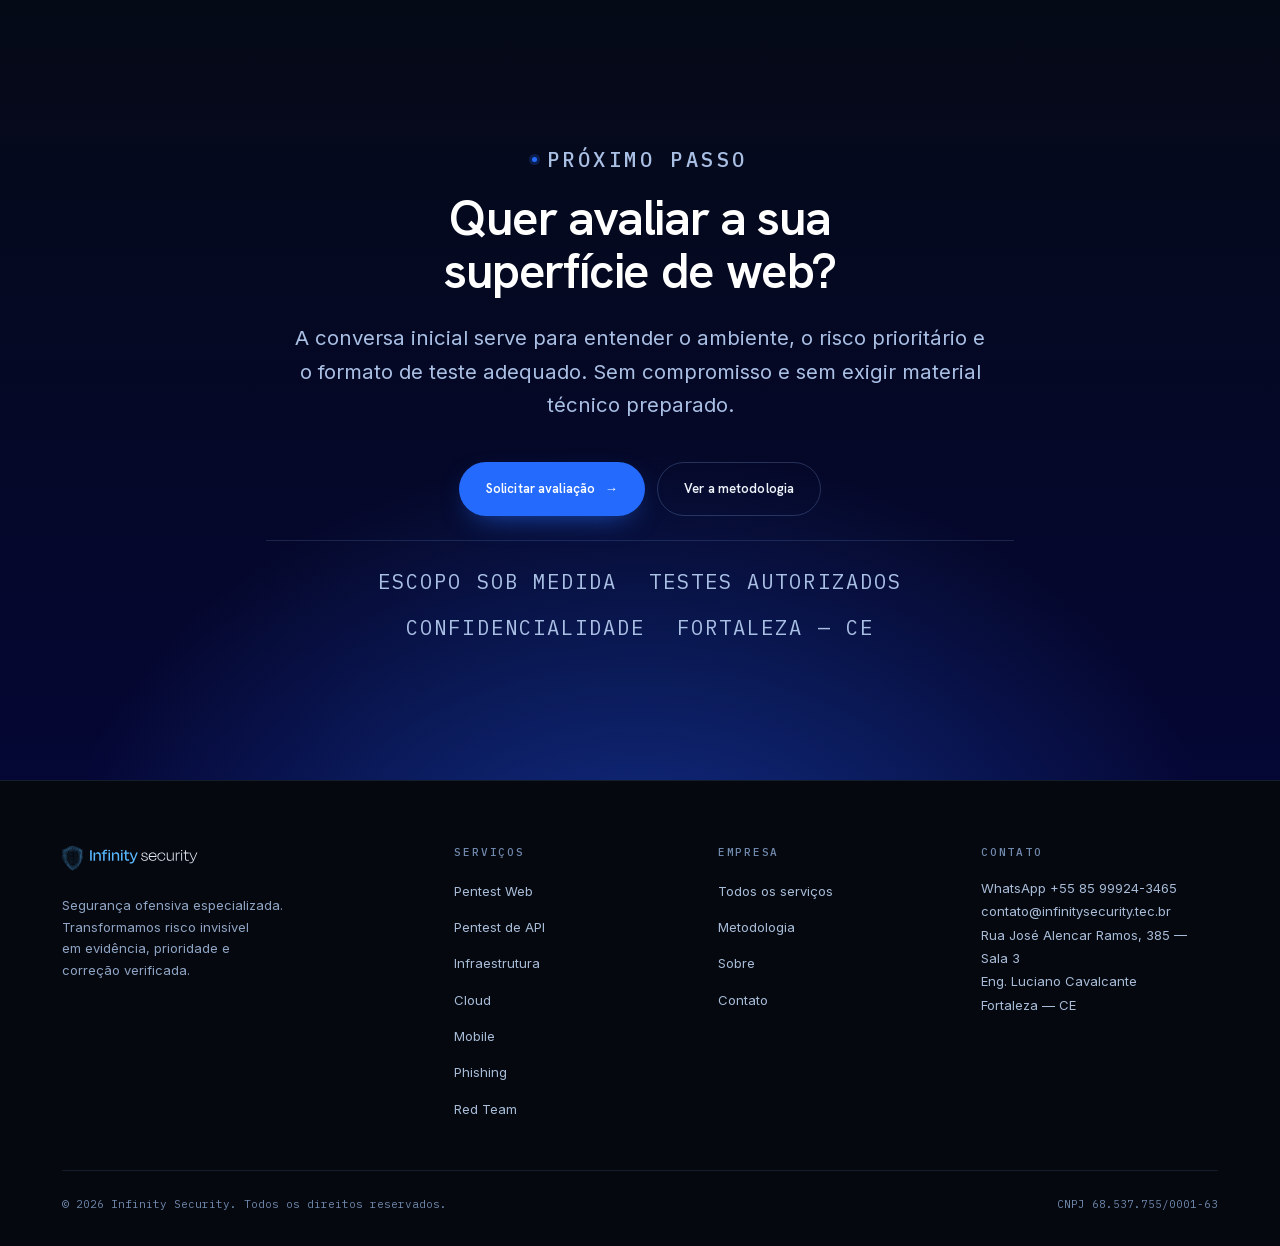
<file: servicos/pentest-web.html>
<!DOCTYPE html>
<html lang="pt-BR" class="no-js">
<head>
<meta charset="utf-8">
<meta name="viewport" content="width=device-width, initial-scale=1">
<title>Pentest de Aplicações Web | Infinity Security</title>
<meta name="description" content="Teste de intrusão em aplicações e portais web: autenticação, autorização, regras de negócio e proteção de dados, com evidências reproduzíveis e reteste das correções.">
<link rel="canonical" href="https://infinitysecurity.com.br/servicos/pentest-web">
<meta name="theme-color" content="#08111f">
<meta name="robots" content="index, follow, max-image-preview:large">

<meta property="og:type" content="website">
<meta property="og:locale" content="pt_BR">
<meta property="og:site_name" content="Infinity Security">
<meta property="og:title" content="Pentest de Aplicações Web | Infinity Security">
<meta property="og:description" content="Teste de intrusão em aplicações e portais web: autenticação, autorização, regras de negócio e proteção de dados, com evidências reproduzíveis e reteste das correções.">
<meta property="og:url" content="https://infinitysecurity.com.br/servicos/pentest-web">
<meta property="og:image" content="https://infinitysecurity.com.br/assets/img/og-image.png">
<meta property="og:image:width" content="1200">
<meta property="og:image:height" content="630">
<meta name="twitter:card" content="summary_large_image">
<meta name="twitter:title" content="Pentest de Aplicações Web | Infinity Security">
<meta name="twitter:description" content="Teste de intrusão em aplicações e portais web: autenticação, autorização, regras de negócio e proteção de dados, com evidências reproduzíveis e reteste das correções.">
<meta name="twitter:image" content="https://infinitysecurity.com.br/assets/img/og-image.png">

<link rel="icon" href="/assets/img/favicon.svg" type="image/svg+xml">
<link rel="apple-touch-icon" href="/assets/img/favicon.svg">

<link rel="preload" href="/assets/fonts/hanken-grotesk-600-latin.woff2" as="font" type="font/woff2" crossorigin>
<link rel="preload" href="/assets/fonts/inter-400-latin.woff2" as="font" type="font/woff2" crossorigin>
<link rel="stylesheet" href="/assets/fonts/fonts.css?v=80ab1713">
<link rel="stylesheet" href="/assets/css/style.css?v=c6e8a2bc">
<script>document.documentElement.classList.remove('no-js');</script>
<script type="application/ld+json">
{"@context":"https://schema.org","@graph":[
{"@type":"Service","name":"Pentest Web","serviceType":"Teste de segurança ofensiva","url":"https://infinitysecurity.com.br/servicos/pentest-web",
"description":"Teste de intrusão em aplicações e portais web: autenticação, autorização, regras de negócio e proteção de dados, com evidências reproduzíveis e reteste das correções.",
"provider":{"@type":"Organization","name":"Infinity Security","url":"https://infinitysecurity.com.br/"},
"areaServed":"BR"},
{"@type":"FAQPage","mainEntity":[{"@type":"Question","name":"Vocês testam em produção ou em homologação?","acceptedAnswer":{"@type":"Answer","text":"As duas coisas são possíveis e a escolha faz parte do escopo. Homologação reduz risco operacional, mas só vale se for fiel à produção. Produção dá o resultado mais realista e exige combinação prévia de janela, limites e critérios de parada. Isso é definido com você antes do início."}}, {"@type":"Question","name":"Precisamos fornecer credenciais e documentação?","acceptedAnswer":{"@type":"Answer","text":"Depende da modalidade escolhida. Sem credenciais (Black Box) o teste reproduz a visão de um atacante externo. Com credenciais e documentação (Gray ou White Box) o mesmo tempo cobre mais profundidade, especialmente em autorização e regra de negócio."}}, {"@type":"Question","name":"O teste pode derrubar a aplicação?","acceptedAnswer":{"@type":"Answer","text":"O escopo define explicitamente o que é permitido. Testes destrutivos, negação de serviço e ações de alto impacto ficam de fora salvo autorização específica, e existem critérios de parada acordados antes do início do trabalho."}}, {"@type":"Question","name":"O que acontece se vocês encontrarem algo crítico no meio do teste?","acceptedAnswer":{"@type":"Answer","text":"Achados de alta severidade são comunicados durante o engajamento, sem esperar o relatório final, para que a correção possa começar imediatamente."}}]}]}
</script>
</head>

<body>
<a class="skip-link" href="#conteudo">Ir para o conteúdo</a>

<header class="nav" data-nav>
  <div class="container container--wide nav__inner">
    <a class="nav__logo" href="/" aria-label="Infinity Security — página inicial">
      <img src="/assets/img/logo-lockup-dark.svg" alt="Infinity Security" width="136" height="26">
    </a>

    <nav aria-label="Principal">
      <ul class="nav__menu">
        <li class="nav__group">
          <a class="nav__link" href="/servicos" aria-current="page">
            Serviços
            <svg class="nav__caret" width="10" height="6" viewBox="0 0 10 6" fill="none" aria-hidden="true"><path d="M1 1l4 4 4-4" stroke="currentColor" stroke-width="1.4" stroke-linecap="round"/></svg>
          </a>
          <div class="nav__panel">
            <ul class="nav__panel-grid">
              <li><a class="nav__panel-link" href="/servicos/pentest-web"><strong>Pentest Web</strong><span>Aplicações, portais e regras de negócio</span></a></li>
              <li><a class="nav__panel-link" href="/servicos/pentest-api"><strong>Pentest de API</strong><span>Integrações, autorização e fluxos críticos</span></a></li>
              <li><a class="nav__panel-link" href="/servicos/pentest-infraestrutura"><strong>Pentest de Infraestrutura</strong><span>Perímetro, redes internas e servidores</span></a></li>
              <li><a class="nav__panel-link" href="/servicos/pentest-cloud"><strong>Pentest Cloud</strong><span>AWS, Azure e GCP: identidade e configuração</span></a></li>
              <li><a class="nav__panel-link" href="/servicos/pentest-mobile"><strong>Pentest Mobile</strong><span>iOS e Android, análise estática e dinâmica</span></a></li>
              <li><a class="nav__panel-link" href="/servicos/phishing"><strong>Campanhas de Phishing</strong><span>Resiliência humana a engenharia social</span></a></li>
              <li><a class="nav__panel-link" href="/servicos/red-team"><strong>Operações de Red Team</strong><span>Pessoas, processos, tecnologia e detecção</span></a></li>
            </ul>
            <div class="nav__panel-foot">
              <span>07 superfícies cobertas</span>
              <a class="link-arrow" href="/servicos">Ver todos os serviços <span class="arw" aria-hidden="true">→</span></a>
            </div>
          </div>
        </li>
        <li><a class="nav__link" href="/metodologia">Metodologia</a></li>
        <li><a class="nav__link" href="/sobre">Sobre</a></li>
        <li><a class="nav__link" href="/contato">Contato</a></li>
      </ul>
    </nav>

    <div class="nav__actions">
      <a class="btn" href="/contato">Solicitar avaliação</a>
      <button class="nav__toggle" type="button" data-nav-toggle aria-expanded="false" aria-controls="nav-drawer" aria-label="Abrir menu">
        <span></span><span></span><span></span>
      </button>
    </div>
  </div>
</header>

<div class="nav__drawer" id="nav-drawer" data-nav-drawer>
  <nav aria-label="Menu mobile">
    <ul class="nav__drawer-main">
      <li>
        <a href="/servicos">Serviços <span aria-hidden="true">→</span></a>
        <ul class="nav__drawer-sub">
          <li><a href="/servicos/pentest-web">Pentest Web</a></li>
          <li><a href="/servicos/pentest-api">Pentest de API</a></li>
          <li><a href="/servicos/pentest-infraestrutura">Pentest de Infraestrutura</a></li>
          <li><a href="/servicos/pentest-cloud">Pentest Cloud</a></li>
          <li><a href="/servicos/pentest-mobile">Pentest Mobile</a></li>
          <li><a href="/servicos/phishing">Campanhas de Phishing</a></li>
          <li><a href="/servicos/red-team">Operações de Red Team</a></li>
        </ul>
      </li>
      <li><a href="/metodologia">Metodologia <span aria-hidden="true">→</span></a></li>
      <li><a href="/sobre">Sobre <span aria-hidden="true">→</span></a></li>
      <li><a href="/contato">Contato <span aria-hidden="true">→</span></a></li>
    </ul>
    <a class="btn" href="/contato">Solicitar avaliação</a>
    <p class="nav__drawer-meta">
      WhatsApp +55 85 99924-3465<br>
      Fortaleza — CE
    </p>
  </nav>
</div>

<main id="conteudo">

<section class="page-hero">
  <div class="container container--wide">
    <nav class="crumbs" aria-label="Trilha de navegação"><ol><li><a href="/">Início</a></li><li><a href="/servicos">Serviços</a></li><li aria-current="page">Pentest Web</li></ol></nav><script type="application/ld+json">{"@context":"https://schema.org","@type":"BreadcrumbList","itemListElement":[{"@type":"ListItem","position":1,"name":"Início","item":"https://infinitysecurity.com.br/"}, {"@type":"ListItem","position":2,"name":"Serviços","item":"https://infinitysecurity.com.br/servicos"}, {"@type":"ListItem","position":3,"name":"Pentest Web"}]}</script>
    <div class="page-hero__grid">
      <div>
        <p class="eyebrow enter">Serviço 01 / 07 — Segurança ofensiva</p>
        <h1 class="enter" style="--reveal-delay:60ms">Pentest de aplicações web</h1>
        <p class="page-hero__q enter" style="--reveal-delay:110ms">A sua aplicação resiste a alguém que a estuda com tempo e método?</p>
        <p class="page-hero__lead enter" style="--reveal-delay:170ms">Simulação de cenários reais de intrusão contra aplicações e portais, para identificar pontos de exposição e avaliar a segurança, a integridade e a confiabilidade do que sustenta a sua operação.</p>
        <div class="page-hero__cta enter" style="--reveal-delay:210ms">
          <a class="btn" href="/contato">Solicitar avaliação <span class="arw" aria-hidden="true">→</span></a>
          <a class="btn btn--ghost" href="/servicos">Ver todos os serviços</a>
        </div>
      </div>
      <aside class="page-hero__aside enter" style="--reveal-delay:280ms">
        <dl><dt>Superfície</dt><dd>Aplicações e portais web, autenticados e públicos</dd><dt>Modalidades</dt><dd>Black Box, Gray Box ou White Box</dd><dt>Foco técnico</dt><dd>Dados, sessão e regras de negócio</dd></dl>
      </aside>
    </div>
  </div>
</section>

<section class="section theme-ink dotfield" aria-labelledby="h-oque">
  <div class="container">
    <div class="split split--sticky">
      <div class="split__aside">
        <p class="chapter-index reveal">01 — O que é</p>
        <h2 id="h-oque" class="reveal" style="--reveal-delay:60ms">O que este teste avalia</h2>
      </div>
      <div class="reveal" style="--reveal-delay:120ms">
        <div class="prose"><p>Uma aplicação web é, na prática, a porta mais visível de uma empresa. Ela recebe tráfego de qualquer lugar, muda com frequência e concentra decisões de negócio que valem dinheiro: quem pode ver o quê, quem pode aprovar o quê, quanto pode ser transferido, o que pode ser exportado.</p><p>O pentest web avalia essa superfície sob a ótica de quem tenta explorá-la. Não se trata de passar um scanner e transcrever o resultado: trata-se de entender o que a aplicação faz, descobrir onde a lógica assume algo que não deveria assumir e demonstrar, com evidência, até onde é possível chegar a partir disso.</p></div>
        <h3 style="margin-top:var(--sp-8);font-size:var(--fs-h4)">Quando faz sentido</h3>
        <ul class="when-list when-list--tight" style="margin-top:var(--sp-5)"><li><span>01</span><p>Antes de colocar uma aplicação nova em produção ou expor um portal a clientes.</p></li><li><span>02</span><p>Depois de uma reformulação relevante de autenticação, permissões ou fluxo de pagamento.</p></li><li><span>03</span><p>Quando um cliente enterprise, uma auditoria ou um processo de conformidade pede comprovação.</p></li><li><span>04</span><p>Quando a aplicação cresceu por camadas e ninguém tem mais o mapa completo do que ela expõe.</p></li></ul>
      </div>
    </div>
  </div>
</section>

<section class="section theme-dark" aria-labelledby="h-riscos">
  <div class="container">
    <div class="section-head">
      <p class="chapter-index reveal">02 — Riscos avaliados</p>
      <h2 id="h-riscos" class="reveal" style="--reveal-delay:60ms">O que costuma estar quebrado aqui</h2>
      <p class="reveal" style="--reveal-delay:140ms">
        Nem todo achado aparece em todo ambiente. Estes são os padrões que a avaliação procura
        deliberadamente, porque são os que mais frequentemente sustentam um caminho completo até o impacto.
      </p>
    </div>
    <div class="risks" style="margin-top:var(--sp-8)"><article class="risk reveal"><span class="risk__k">R01</span><h3>Acesso a dados de outro cliente</h3><p>Falhas de autorização em que trocar um identificador na requisição basta para ler ou alterar informação que pertence a outra pessoa ou a outra empresa.</p></article><article class="risk reveal"><span class="risk__k">R02</span><h3>Contorno de autenticação</h3><p>Fluxos de login, recuperação de senha, segundo fator e sessão que podem ser burlados por caminhos alternativos que não foram previstos no desenho.</p></article><article class="risk reveal"><span class="risk__k">R03</span><h3>Abuso de regra de negócio</h3><p>Operações válidas encadeadas de forma inesperada — repetir, reordenar, cancelar no meio — para obter vantagem que a aplicação nunca pretendeu conceder.</p></article><article class="risk reveal"><span class="risk__k">R04</span><h3>Injeção e manipulação de consulta</h3><p>Entrada tratada como instrução em vez de dado, permitindo leitura, alteração ou destruição de informação armazenada.</p></article><article class="risk reveal"><span class="risk__k">R05</span><h3>Exposição por upload e arquivos</h3><p>Arquivos enviados, gerados ou servidos pela aplicação que acabam virando caminho de execução ou de leitura indevida.</p></article><article class="risk reveal"><span class="risk__k">R06</span><h3>Vazamento por resposta e erro</h3><p>Mensagens, cabeçalhos e retornos que entregam ao atacante o mapa interno da aplicação antes mesmo do primeiro ataque real.</p></article></div>
  </div>
</section>

<section class="section theme-ink" aria-labelledby="h-diagrama">
  <div class="container">
    <div class="section-head section-head--split">
      <div>
        <p class="chapter-index reveal">03 — Superfície</p>
        <h2 id="h-diagrama" class="reveal" style="--reveal-delay:60ms">Como enxergamos esse domínio</h2>
      </div>
      <div class="reveal" style="--reveal-delay:140ms">
        <p style="margin-top:0">
          Antes de testar, mapeamos. O diagrama abaixo mostra a estrutura que orienta o trabalho
          e onde os pontos de verificação são posicionados.
        </p>
      </div>
    </div>
    <div class="reveal" style="--reveal-delay:180ms;margin-top:var(--sp-8)">
      <figure class="dgm " data-diagram>
  <div class="dgm__scroll">
    <svg viewBox="0 0 900 460" role="img" aria-labelledby="dgm-title" preserveAspectRatio="xMidYMid meet">
      <title id="dgm-title">Camadas de uma aplicação web e o que é avaliado em cada uma</title>
    <g class="dgm-row" style="--i:0">
      <rect class="dgm-slab" x="150" y="36" width="640" height="52" rx="8"/>
      <text class="dgm-idx" x="120" y="67" text-anchor="end">L1</text>
      <text class="dgm-name" x="174" y="67">Navegador</text>
      <text class="dgm-note" x="768" y="67" text-anchor="end">cliente, cookies e armazenamento local</text>
      <circle class="dgm-probe" cx="150" cy="62" r="4.5"/>
    </g>
    <path class="dgm-drop" d="M470 88 V 104"/>
    <g class="dgm-row" style="--i:1">
      <rect class="dgm-slab" x="150" y="104" width="640" height="52" rx="8"/>
      <text class="dgm-idx" x="120" y="135" text-anchor="end">L2</text>
      <text class="dgm-name" x="174" y="135">CDN / Edge</text>
      <text class="dgm-note" x="768" y="135" text-anchor="end">cache, headers e rotas expostas</text>
      <circle class="dgm-probe" cx="150" cy="130" r="4.5"/>
    </g>
    <path class="dgm-drop" d="M470 156 V 172"/>
    <g class="dgm-row" style="--i:2">
      <rect class="dgm-slab" x="150" y="172" width="640" height="52" rx="8"/>
      <text class="dgm-idx" x="120" y="203" text-anchor="end">L3</text>
      <text class="dgm-name" x="174" y="203">WAF</text>
      <text class="dgm-note" x="768" y="203" text-anchor="end">regras, bypass e falsa sensação de cobertura</text>
      <circle class="dgm-probe" cx="150" cy="198" r="4.5"/>
    </g>
    <path class="dgm-drop" d="M470 224 V 240"/>
    <g class="dgm-row" style="--i:3">
      <rect class="dgm-slab" x="150" y="240" width="640" height="52" rx="8"/>
      <text class="dgm-idx" x="120" y="271" text-anchor="end">L4</text>
      <text class="dgm-name" x="174" y="271">Aplicação</text>
      <text class="dgm-note" x="768" y="271" text-anchor="end">lógica de negócio, upload e fluxos de estado</text>
      <circle class="dgm-probe" cx="150" cy="266" r="4.5"/>
    </g>
    <path class="dgm-drop" d="M470 292 V 308"/>
    <g class="dgm-row" style="--i:4">
      <rect class="dgm-slab" x="150" y="308" width="640" height="52" rx="8"/>
      <text class="dgm-idx" x="120" y="339" text-anchor="end">L5</text>
      <text class="dgm-name" x="174" y="339">Autenticação e sessão</text>
      <text class="dgm-note" x="768" y="339" text-anchor="end">login, MFA, recuperação e escopo de permissão</text>
      <circle class="dgm-probe" cx="150" cy="334" r="4.5"/>
    </g>
    <path class="dgm-drop" d="M470 360 V 376"/>
    <g class="dgm-row" style="--i:5">
      <rect class="dgm-slab" x="150" y="376" width="640" height="52" rx="8"/>
      <text class="dgm-idx" x="120" y="407" text-anchor="end">L6</text>
      <text class="dgm-name" x="174" y="407">Dados</text>
      <text class="dgm-note" x="768" y="407" text-anchor="end">consultas, isolamento entre clientes e exportações</text>
      <circle class="dgm-probe" cx="150" cy="402" r="4.5"/>
    </g>
    <text class="dgm-axis" x="30" y="30">SUPERFÍCIE</text>
    <text class="dgm-axis" x="30" y="428">IMPACTO</text>
    <path class="dgm-rail" d="M42 44 V 410"/>
    </svg>
  </div>
  <figcaption>Cada camada esconde um tipo diferente de falha. Testamos a pilha inteira, porque um controle na borda não protege uma regra de negócio quebrada no fim dela.</figcaption>
</figure>
    </div>
  </div>
</section>

<section class="section theme-light dotfield dotfield--light" aria-labelledby="h-testamos">
  <div class="container">
    <div class="split">
      <div class="split__aside">
        <p class="chapter-index reveal">04 — O que testamos</p>
        <h2 id="h-testamos" class="reveal" style="--reveal-delay:60ms">Frentes de trabalho</h2>
        <p class="reveal" style="--reveal-delay:120ms">
          A profundidade de cada frente depende do escopo acordado e da modalidade escolhida.
          Nada aqui é executado sem autorização formal.
        </p>
        <a class="link-arrow reveal" href="/metodologia" style="--reveal-delay:180ms;margin-top:var(--sp-5)">
          Ver a metodologia completa <span aria-hidden="true">→</span>
        </a>
      </div>
      <ul class="checks reveal" style="--reveal-delay:140ms"><li><div><strong>Autenticação e sessão.</strong> Login, segundo fator, expiração, revogação, recuperação de conta e reuso de token.</div></li><li><div><strong>Autorização.</strong> Cada função e cada objeto testados com cada nível de privilégio disponível no escopo.</div></li><li><div><strong>Regras de negócio.</strong> Fluxos críticos executados fora da ordem esperada, com valores e estados de contorno.</div></li><li><div><strong>Entrada e saída de dados.</strong> Tratamento de parâmetros, serialização, upload, exportação e integrações.</div></li><li><div><strong>Configuração e exposição.</strong> Cabeçalhos, cache, endpoints esquecidos, ambientes de teste e arquivos acessíveis.</div></li><li><div><strong>Cliente.</strong> Armazenamento local, dados sensíveis no navegador e execução indevida de script.</div></li></ul>
    </div>
  </div>
</section>

<section class="section theme-paper" aria-labelledby="h-entrega">
  <div class="container">
    <div class="deliver">
      <div class="deliver__intro">
        <p class="chapter-index reveal">05 — O que você recebe</p>
        <h2 id="h-entrega" class="reveal" style="--reveal-delay:60ms">A entrega ao final do trabalho</h2>
        <p class="reveal" style="--reveal-delay:140ms">
          O relatório precisa servir a quem decide prioridade e a quem vai corrigir. Por isso a entrega
          é construída em camadas, e o ciclo só fecha com o reteste.
        </p>
        <a class="btn reveal" href="/contato" style="--reveal-delay:210ms;margin-top:var(--sp-6)">
          Solicitar avaliação <span class="arw" aria-hidden="true">→</span>
        </a>
      </div>
      <ul class="deliver__list"><li class="reveal" style="--reveal-delay:0ms"><span class="deliver__k">01</span><div><h3>Leitura executiva</h3><p>O cenário de exposição traduzido para linguagem de negócio.</p></div></li><li class="reveal" style="--reveal-delay:60ms"><span class="deliver__k">02</span><div><h3>Relatório técnico</h3><p>Cada achado descrito com o caminho percorrido e as condições para reproduzi-lo.</p></div></li><li class="reveal" style="--reveal-delay:120ms"><span class="deliver__k">03</span><div><h3>Evidências e provas de conceito</h3><p>Demonstração concreta da exploração, sem depender de interpretação.</p></div></li><li class="reveal" style="--reveal-delay:180ms"><span class="deliver__k">04</span><div><h3>Priorização por impacto</h3><p>As descobertas ordenadas pelo risco real para a sua operação.</p></div></li><li class="reveal" style="--reveal-delay:240ms"><span class="deliver__k">05</span><div><h3>Plano de correção</h3><p>Recomendações práticas de remediação, orientadas ao seu contexto técnico.</p></div></li><li class="reveal" style="--reveal-delay:300ms"><span class="deliver__k">06</span><div><h3>Reteste das correções</h3><p>Nova validação após a implementação, confirmando a eliminação do risco.</p></div></li></ul>
    </div>
  </div>
</section>

<section class="section theme-dark" aria-labelledby="h-faq">
  <div class="container">
    <div class="split">
      <div class="split__aside">
        <p class="chapter-index reveal">06 — Perguntas frequentes</p>
        <h2 id="h-faq" class="reveal" style="--reveal-delay:60ms">Dúvidas comuns</h2>
        <p class="reveal" style="--reveal-delay:120ms">
          Se a sua pergunta não estiver aqui, ela provavelmente é específica do seu ambiente —
          e é exatamente o tipo de coisa que a conversa inicial resolve.
        </p>
      </div>
      <div class="acc reveal" data-acc data-acc-single style="--reveal-delay:140ms"><div class="acc__item">
          <h3><button class="acc__btn" type="button" aria-expanded="false" aria-controls="faq-pentest-web-0">
            Vocês testam em produção ou em homologação?<span class="acc__icon" aria-hidden="true"></span>
          </button></h3>
          <div class="acc__panel" id="faq-pentest-web-0" role="region"><div><p>As duas coisas são possíveis e a escolha faz parte do escopo. Homologação reduz risco operacional, mas só vale se for fiel à produção. Produção dá o resultado mais realista e exige combinação prévia de janela, limites e critérios de parada. Isso é definido com você antes do início.</p></div></div>
        </div><div class="acc__item">
          <h3><button class="acc__btn" type="button" aria-expanded="false" aria-controls="faq-pentest-web-1">
            Precisamos fornecer credenciais e documentação?<span class="acc__icon" aria-hidden="true"></span>
          </button></h3>
          <div class="acc__panel" id="faq-pentest-web-1" role="region"><div><p>Depende da modalidade escolhida. Sem credenciais (Black Box) o teste reproduz a visão de um atacante externo. Com credenciais e documentação (Gray ou White Box) o mesmo tempo cobre mais profundidade, especialmente em autorização e regra de negócio.</p></div></div>
        </div><div class="acc__item">
          <h3><button class="acc__btn" type="button" aria-expanded="false" aria-controls="faq-pentest-web-2">
            O teste pode derrubar a aplicação?<span class="acc__icon" aria-hidden="true"></span>
          </button></h3>
          <div class="acc__panel" id="faq-pentest-web-2" role="region"><div><p>O escopo define explicitamente o que é permitido. Testes destrutivos, negação de serviço e ações de alto impacto ficam de fora salvo autorização específica, e existem critérios de parada acordados antes do início do trabalho.</p></div></div>
        </div><div class="acc__item">
          <h3><button class="acc__btn" type="button" aria-expanded="false" aria-controls="faq-pentest-web-3">
            O que acontece se vocês encontrarem algo crítico no meio do teste?<span class="acc__icon" aria-hidden="true"></span>
          </button></h3>
          <div class="acc__panel" id="faq-pentest-web-3" role="region"><div><p>Achados de alta severidade são comunicados durante o engajamento, sem esperar o relatório final, para que a correção possa começar imediatamente.</p></div></div>
        </div></div>
    </div>
  </div>
</section>

<section class="section section--tight theme-ink" aria-labelledby="h-rel">
  <div class="container">
    <p class="chapter-index reveal">07 — Superfícies relacionadas</p>
    <h2 id="h-rel" class="reveal" style="--reveal-delay:60ms;font-size:var(--fs-h3)">Costuma fazer sentido junto com</h2>
    <div class="rel-grid" style="margin-top:var(--sp-6)"><a class="rel reveal" href="/servicos/pentest-api"><strong>Pentest de API</strong><span>A sua API processa apenas as requisições que deveria processar?</span><em>Ver serviço →</em></a><a class="rel reveal" href="/servicos/pentest-mobile"><strong>Pentest Mobile</strong><span>O que o seu aplicativo entrega para quem controla o aparelho?</span><em>Ver serviço →</em></a><a class="rel reveal" href="/servicos/red-team"><strong>Operações de Red Team</strong><span>Um ataque real aconteceria sem que ninguém percebesse?</span><em>Ver serviço →</em></a></div>
  </div>
</section>


<section class="cta-band" aria-labelledby="h-cta">
  <div class="container cta-band__inner">
    <p class="eyebrow reveal" style="justify-content:center">Próximo passo</p>
    <h2 id="h-cta" class="reveal" style="--reveal-delay:60ms;margin-top:var(--sp-4)">Quer avaliar a sua superfície de web?</h2>
    <p class="reveal" style="--reveal-delay:140ms">A conversa inicial serve para entender o ambiente, o risco prioritário e o formato de teste adequado. Sem compromisso e sem exigir material técnico preparado.</p>
    <div class="btn-row reveal" style="--reveal-delay:210ms">
      <a class="btn" href="/contato">Solicitar avaliação <span class="arw" aria-hidden="true">→</span></a>
      <a class="btn btn--ghost" href="/metodologia">Ver a metodologia</a>
    </div>
    <p class="cta-band__meta reveal" style="--reveal-delay:280ms"><span>Escopo sob medida</span><span>Testes autorizados</span><span>Confidencialidade</span><span>Fortaleza — CE</span></p>
  </div>
</section>


</main>

<footer class="footer">
  <div class="container">
    <div class="footer__grid">
      <div class="footer__brand">
        <img src="/assets/img/logo-lockup-dark.svg" alt="Infinity Security" width="136" height="26">
        <p>Segurança ofensiva especializada. Transformamos risco invisível em evidência, prioridade e correção verificada.</p>
      </div>

      <div>
        <h2 class="footer__h">Serviços</h2>
        <ul>
          <li><a href="/servicos/pentest-web">Pentest Web</a></li>
          <li><a href="/servicos/pentest-api">Pentest de API</a></li>
          <li><a href="/servicos/pentest-infraestrutura">Infraestrutura</a></li>
          <li><a href="/servicos/pentest-cloud">Cloud</a></li>
          <li><a href="/servicos/pentest-mobile">Mobile</a></li>
          <li><a href="/servicos/phishing">Phishing</a></li>
          <li><a href="/servicos/red-team">Red Team</a></li>
        </ul>
      </div>

      <div>
        <h2 class="footer__h">Empresa</h2>
        <ul>
          <li><a href="/servicos">Todos os serviços</a></li>
          <li><a href="/metodologia">Metodologia</a></li>
          <li><a href="/sobre">Sobre</a></li>
          <li><a href="/contato">Contato</a></li>
        </ul>
      </div>

      <div>
        <h2 class="footer__h">Contato</h2>
        <address>
          <a href="https://wa.me/5585999243465" rel="noopener">WhatsApp +55 85 99924-3465</a><br>
          <a href="mailto:contato@infinitysecurity.tec.br">contato@infinitysecurity.tec.br</a><br>
          Rua José Alencar Ramos, 385 — Sala 3<br>
          Eng. Luciano Cavalcante<br>
          Fortaleza — CE
        </address>
      </div>
    </div>

    <div class="footer__bottom">
      <span>© <span data-year>2026</span> Infinity Security. Todos os direitos reservados.</span>
      <span>CNPJ 68.537.755/0001-63</span>
    </div>
  </div>
</footer>

<script src="/assets/js/main.js?v=118ad06f" defer></script>
</body>
</html>
</file>
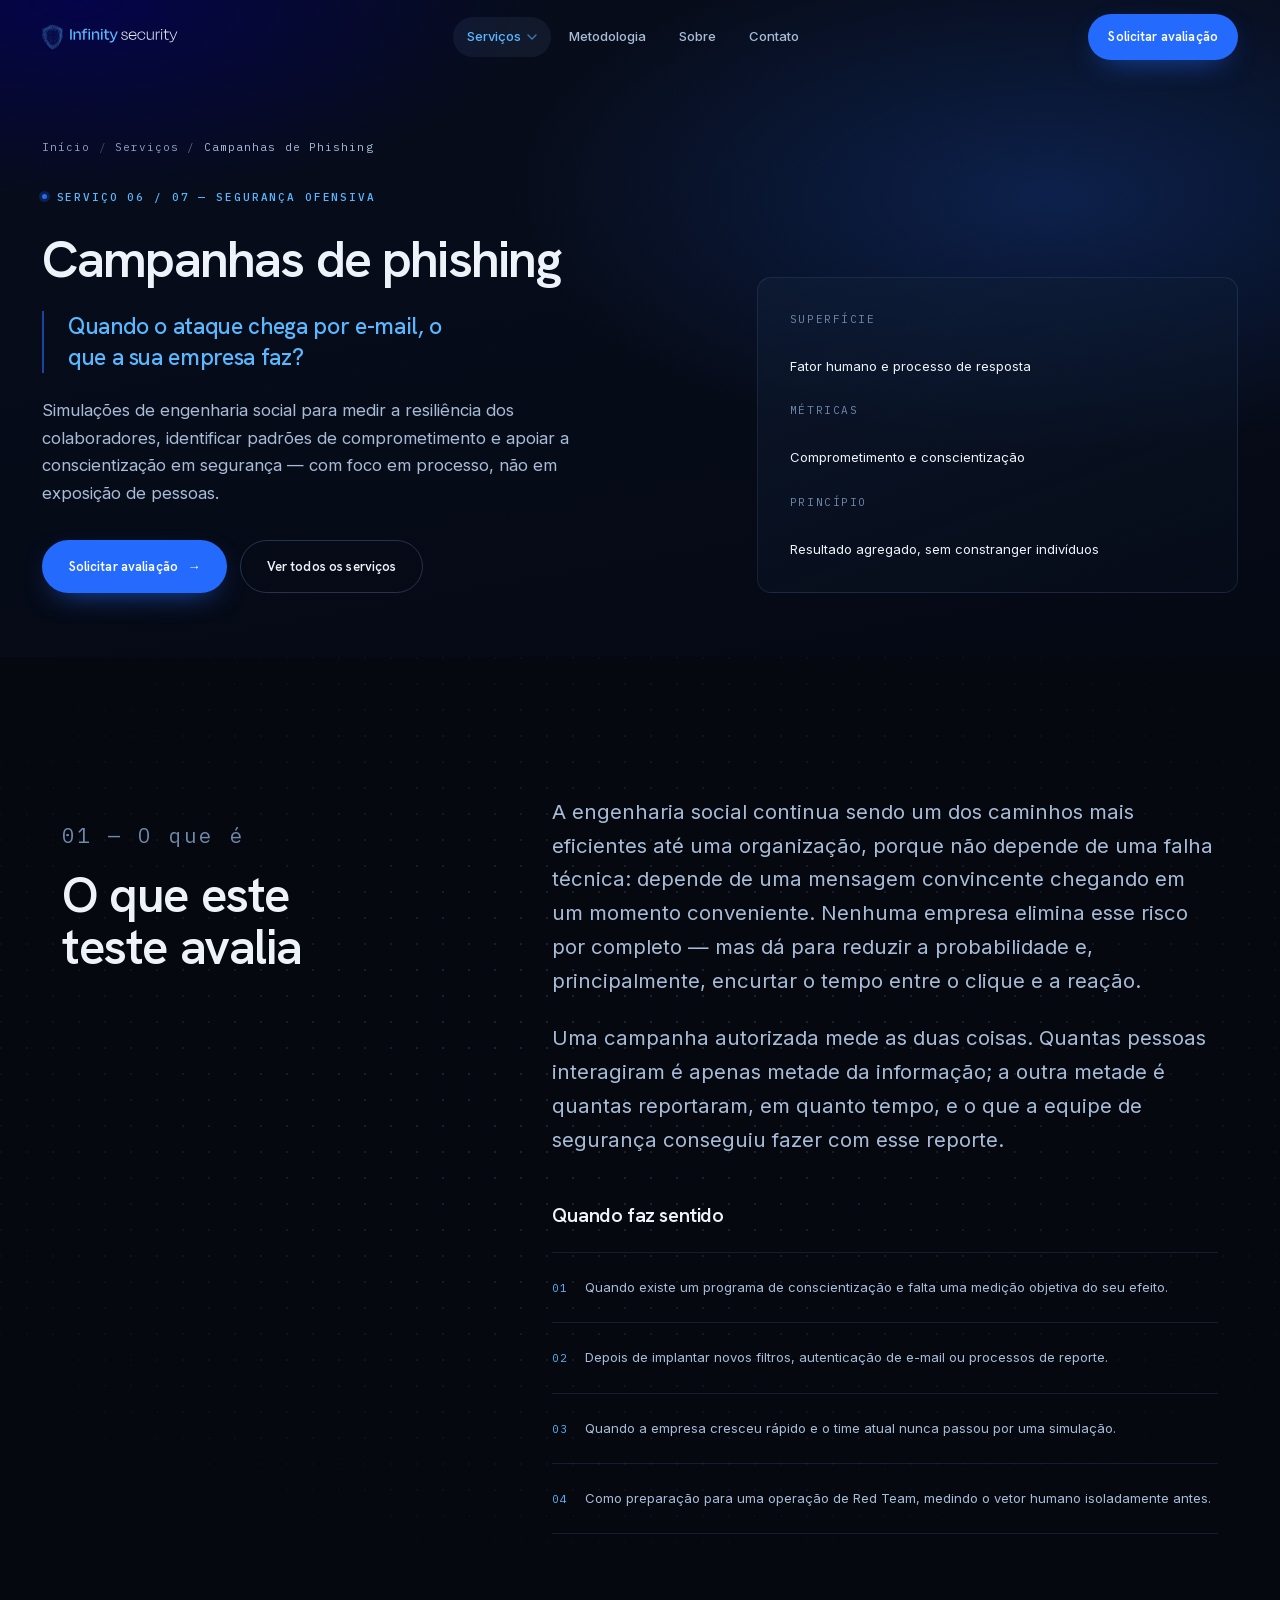
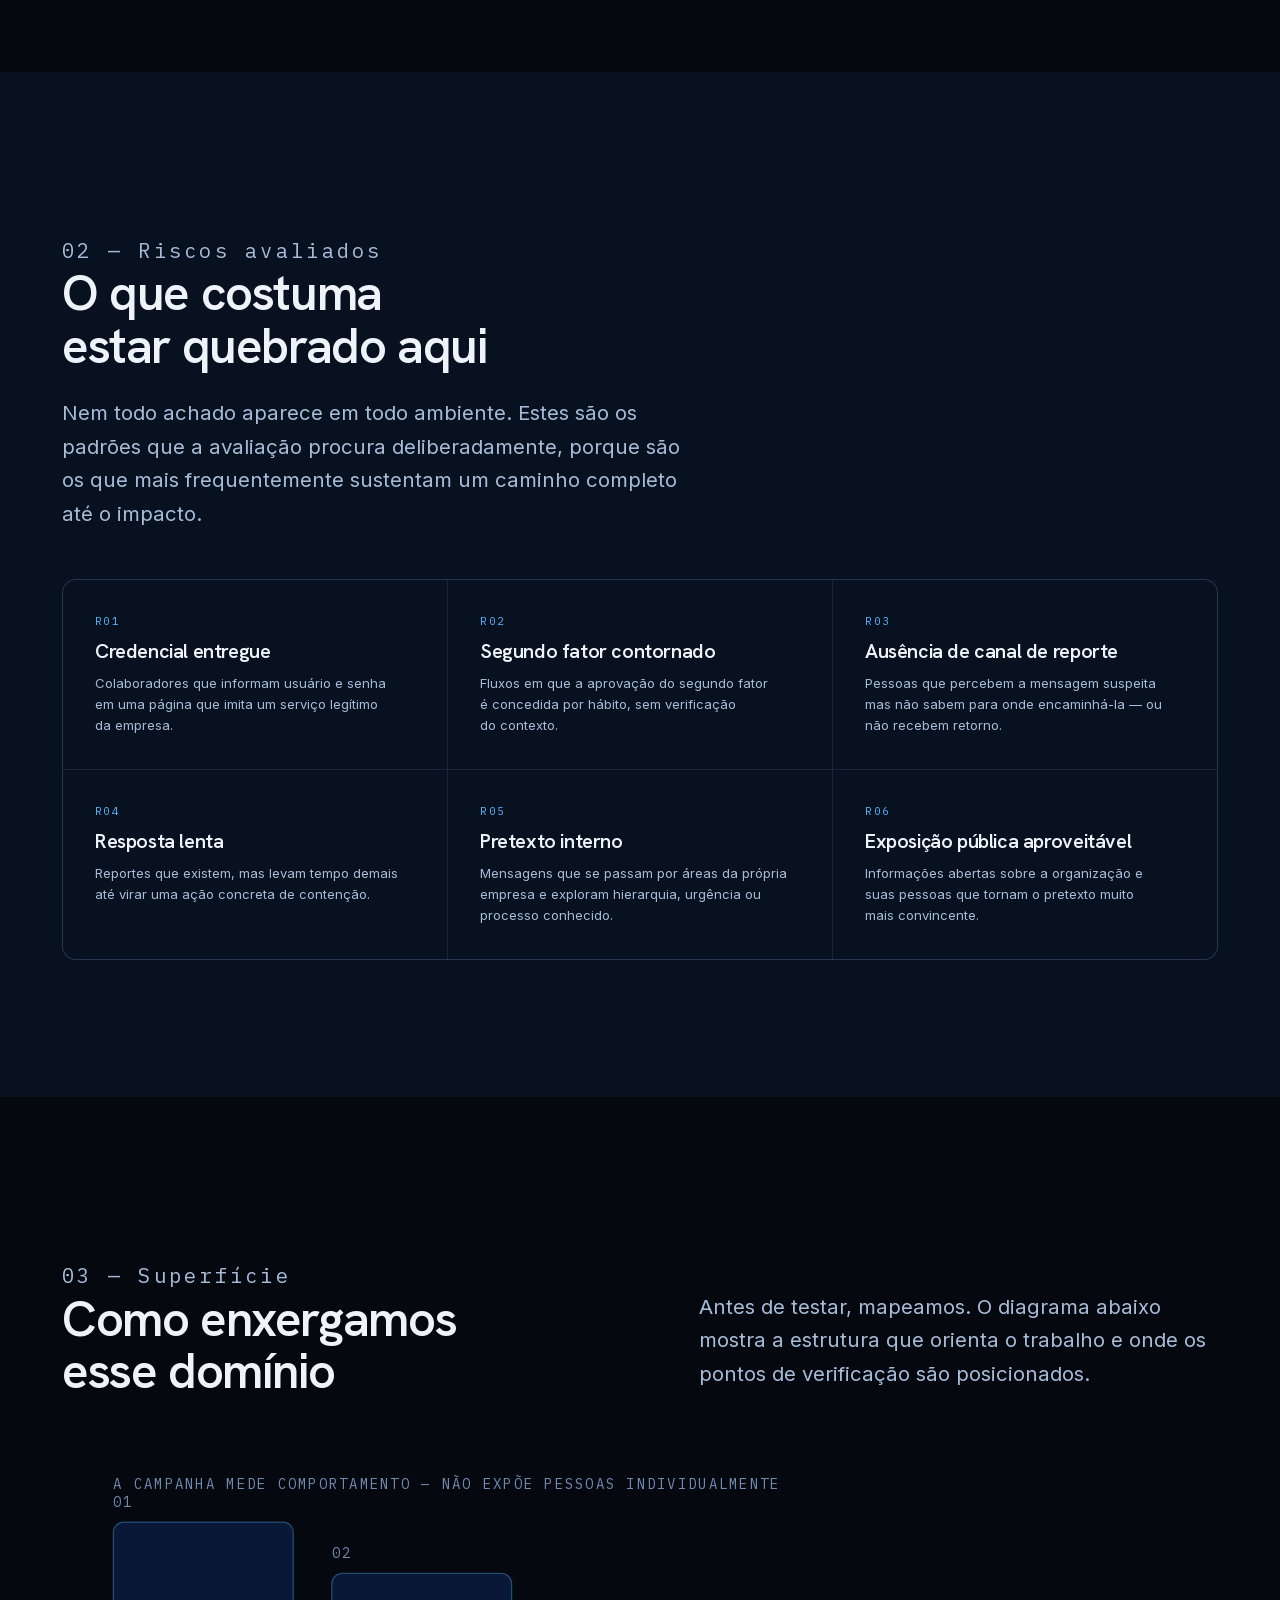
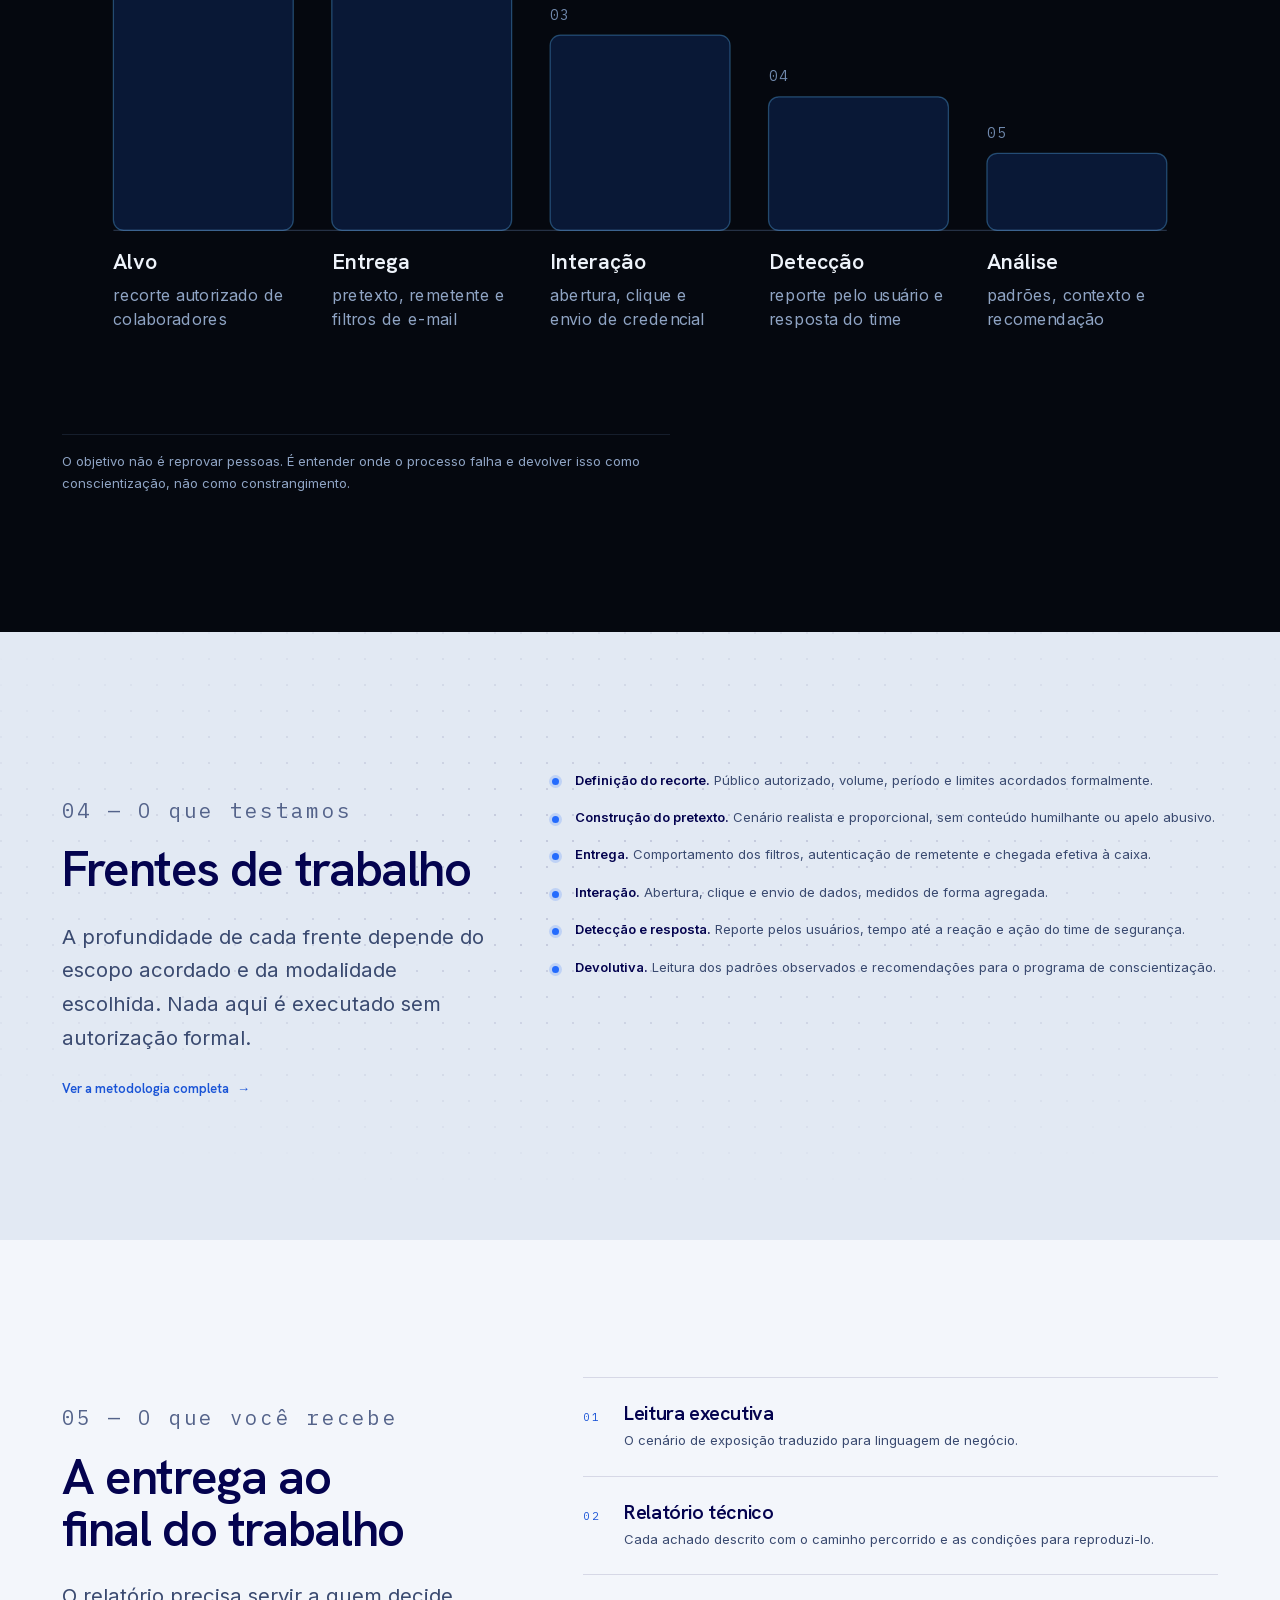
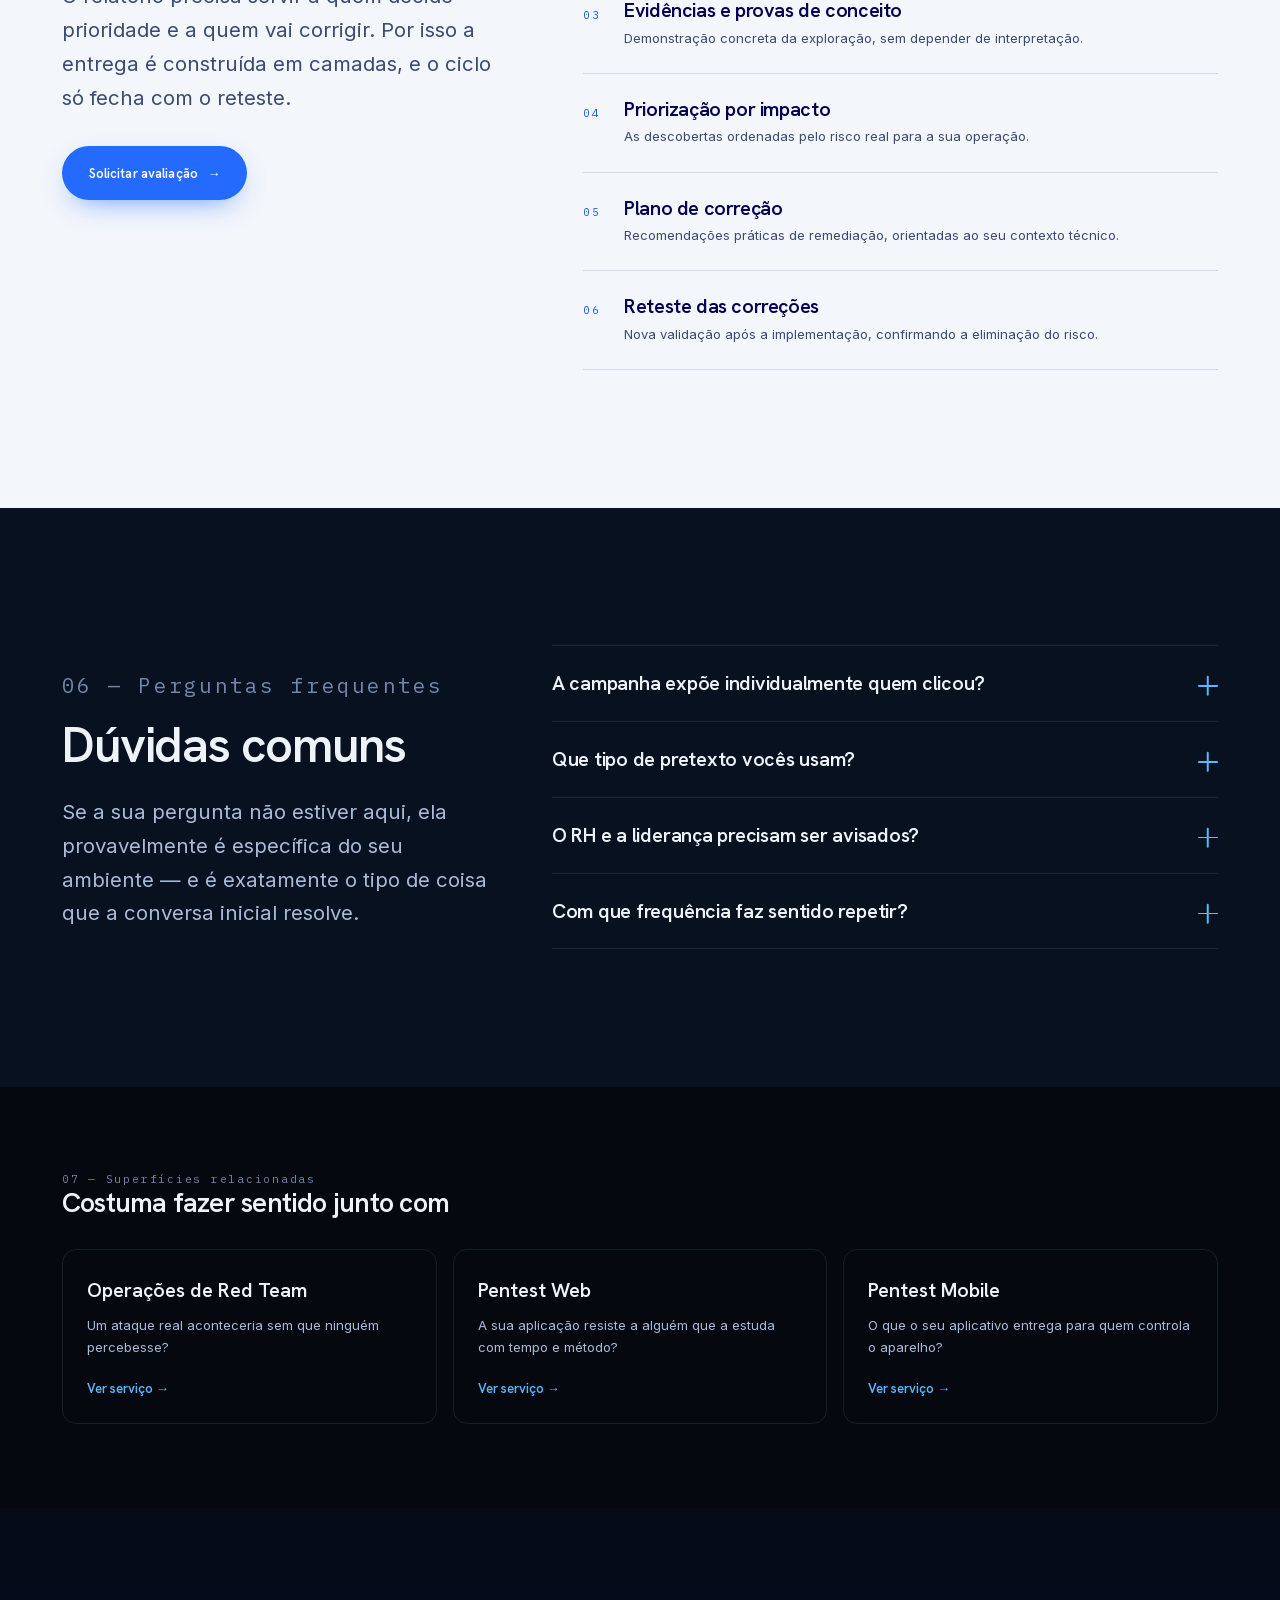
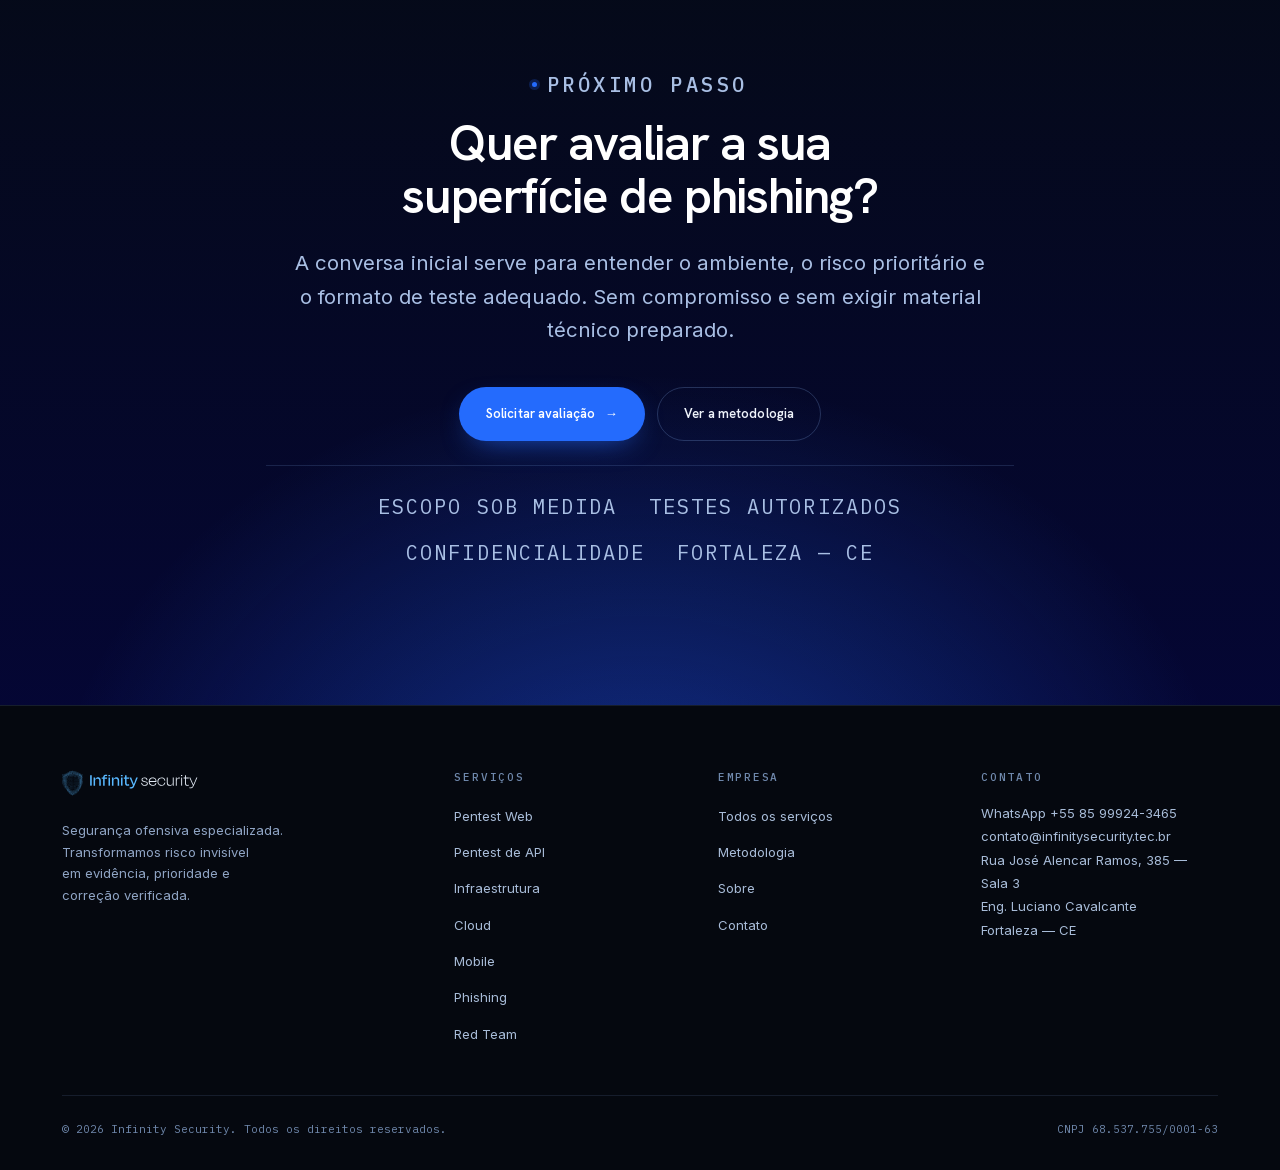
<file: servicos/phishing.html>
<!DOCTYPE html>
<html lang="pt-BR" class="no-js">
<head>
<meta charset="utf-8">
<meta name="viewport" content="width=device-width, initial-scale=1">
<title>Campanhas de Phishing e Engenharia Social | Infinity Security</title>
<meta name="description" content="Simulações autorizadas de engenharia social para medir exposição humana, identificar padrões de comprometimento e apoiar programas de conscientização em segurança.">
<link rel="canonical" href="https://infinitysecurity.com.br/servicos/phishing">
<meta name="theme-color" content="#08111f">
<meta name="robots" content="index, follow, max-image-preview:large">

<meta property="og:type" content="website">
<meta property="og:locale" content="pt_BR">
<meta property="og:site_name" content="Infinity Security">
<meta property="og:title" content="Campanhas de Phishing e Engenharia Social | Infinity Security">
<meta property="og:description" content="Simulações autorizadas de engenharia social para medir exposição humana, identificar padrões de comprometimento e apoiar programas de conscientização em segurança.">
<meta property="og:url" content="https://infinitysecurity.com.br/servicos/phishing">
<meta property="og:image" content="https://infinitysecurity.com.br/assets/img/og-image.png">
<meta property="og:image:width" content="1200">
<meta property="og:image:height" content="630">
<meta name="twitter:card" content="summary_large_image">
<meta name="twitter:title" content="Campanhas de Phishing e Engenharia Social | Infinity Security">
<meta name="twitter:description" content="Simulações autorizadas de engenharia social para medir exposição humana, identificar padrões de comprometimento e apoiar programas de conscientização em segurança.">
<meta name="twitter:image" content="https://infinitysecurity.com.br/assets/img/og-image.png">

<link rel="icon" href="/assets/img/favicon.svg" type="image/svg+xml">
<link rel="apple-touch-icon" href="/assets/img/favicon.svg">

<link rel="preload" href="/assets/fonts/hanken-grotesk-600-latin.woff2" as="font" type="font/woff2" crossorigin>
<link rel="preload" href="/assets/fonts/inter-400-latin.woff2" as="font" type="font/woff2" crossorigin>
<link rel="stylesheet" href="/assets/fonts/fonts.css?v=80ab1713">
<link rel="stylesheet" href="/assets/css/style.css?v=c6e8a2bc">
<script>document.documentElement.classList.remove('no-js');</script>
<script type="application/ld+json">
{"@context":"https://schema.org","@graph":[
{"@type":"Service","name":"Campanhas de Phishing","serviceType":"Teste de segurança ofensiva","url":"https://infinitysecurity.com.br/servicos/phishing",
"description":"Simulações autorizadas de engenharia social para medir exposição humana, identificar padrões de comprometimento e apoiar programas de conscientização em segurança.",
"provider":{"@type":"Organization","name":"Infinity Security","url":"https://infinitysecurity.com.br/"},
"areaServed":"BR"},
{"@type":"FAQPage","mainEntity":[{"@type":"Question","name":"A campanha expõe individualmente quem clicou?","acceptedAnswer":{"@type":"Answer","text":"Não é esse o objetivo. O resultado é apresentado de forma agregada, para orientar o programa de conscientização e o processo de resposta. Punir pessoas reduz o reporte futuro — que é justamente o comportamento que a empresa mais precisa incentivar."}}, {"@type":"Question","name":"Que tipo de pretexto vocês usam?","acceptedAnswer":{"@type":"Answer","text":"Cenários plausíveis e proporcionais ao contexto corporativo, definidos com você antes do envio. Temas sensíveis, apelos abusivos e conteúdo que possa causar dano pessoal ficam fora."}}, {"@type":"Question","name":"O RH e a liderança precisam ser avisados?","acceptedAnswer":{"@type":"Answer","text":"Sim. Existe um grupo autorizador que conhece a campanha desde o início — normalmente segurança, TI e as áreas responsáveis por pessoas. O restante da organização não é avisado, porque isso invalidaria a medição."}}, {"@type":"Question","name":"Com que frequência faz sentido repetir?","acceptedAnswer":{"@type":"Answer","text":"A repetição periódica é o que mostra evolução: uma campanha isolada dá uma fotografia, uma série mostra se o programa está funcionando. A cadência é definida com você conforme a maturidade atual."}}]}]}
</script>
</head>

<body>
<a class="skip-link" href="#conteudo">Ir para o conteúdo</a>

<header class="nav" data-nav>
  <div class="container container--wide nav__inner">
    <a class="nav__logo" href="/" aria-label="Infinity Security — página inicial">
      <img src="/assets/img/logo-lockup-dark.svg" alt="Infinity Security" width="136" height="26">
    </a>

    <nav aria-label="Principal">
      <ul class="nav__menu">
        <li class="nav__group">
          <a class="nav__link" href="/servicos" aria-current="page">
            Serviços
            <svg class="nav__caret" width="10" height="6" viewBox="0 0 10 6" fill="none" aria-hidden="true"><path d="M1 1l4 4 4-4" stroke="currentColor" stroke-width="1.4" stroke-linecap="round"/></svg>
          </a>
          <div class="nav__panel">
            <ul class="nav__panel-grid">
              <li><a class="nav__panel-link" href="/servicos/pentest-web"><strong>Pentest Web</strong><span>Aplicações, portais e regras de negócio</span></a></li>
              <li><a class="nav__panel-link" href="/servicos/pentest-api"><strong>Pentest de API</strong><span>Integrações, autorização e fluxos críticos</span></a></li>
              <li><a class="nav__panel-link" href="/servicos/pentest-infraestrutura"><strong>Pentest de Infraestrutura</strong><span>Perímetro, redes internas e servidores</span></a></li>
              <li><a class="nav__panel-link" href="/servicos/pentest-cloud"><strong>Pentest Cloud</strong><span>AWS, Azure e GCP: identidade e configuração</span></a></li>
              <li><a class="nav__panel-link" href="/servicos/pentest-mobile"><strong>Pentest Mobile</strong><span>iOS e Android, análise estática e dinâmica</span></a></li>
              <li><a class="nav__panel-link" href="/servicos/phishing"><strong>Campanhas de Phishing</strong><span>Resiliência humana a engenharia social</span></a></li>
              <li><a class="nav__panel-link" href="/servicos/red-team"><strong>Operações de Red Team</strong><span>Pessoas, processos, tecnologia e detecção</span></a></li>
            </ul>
            <div class="nav__panel-foot">
              <span>07 superfícies cobertas</span>
              <a class="link-arrow" href="/servicos">Ver todos os serviços <span class="arw" aria-hidden="true">→</span></a>
            </div>
          </div>
        </li>
        <li><a class="nav__link" href="/metodologia">Metodologia</a></li>
        <li><a class="nav__link" href="/sobre">Sobre</a></li>
        <li><a class="nav__link" href="/contato">Contato</a></li>
      </ul>
    </nav>

    <div class="nav__actions">
      <a class="btn" href="/contato">Solicitar avaliação</a>
      <button class="nav__toggle" type="button" data-nav-toggle aria-expanded="false" aria-controls="nav-drawer" aria-label="Abrir menu">
        <span></span><span></span><span></span>
      </button>
    </div>
  </div>
</header>

<div class="nav__drawer" id="nav-drawer" data-nav-drawer>
  <nav aria-label="Menu mobile">
    <ul class="nav__drawer-main">
      <li>
        <a href="/servicos">Serviços <span aria-hidden="true">→</span></a>
        <ul class="nav__drawer-sub">
          <li><a href="/servicos/pentest-web">Pentest Web</a></li>
          <li><a href="/servicos/pentest-api">Pentest de API</a></li>
          <li><a href="/servicos/pentest-infraestrutura">Pentest de Infraestrutura</a></li>
          <li><a href="/servicos/pentest-cloud">Pentest Cloud</a></li>
          <li><a href="/servicos/pentest-mobile">Pentest Mobile</a></li>
          <li><a href="/servicos/phishing">Campanhas de Phishing</a></li>
          <li><a href="/servicos/red-team">Operações de Red Team</a></li>
        </ul>
      </li>
      <li><a href="/metodologia">Metodologia <span aria-hidden="true">→</span></a></li>
      <li><a href="/sobre">Sobre <span aria-hidden="true">→</span></a></li>
      <li><a href="/contato">Contato <span aria-hidden="true">→</span></a></li>
    </ul>
    <a class="btn" href="/contato">Solicitar avaliação</a>
    <p class="nav__drawer-meta">
      WhatsApp +55 85 99924-3465<br>
      Fortaleza — CE
    </p>
  </nav>
</div>

<main id="conteudo">

<section class="page-hero">
  <div class="container container--wide">
    <nav class="crumbs" aria-label="Trilha de navegação"><ol><li><a href="/">Início</a></li><li><a href="/servicos">Serviços</a></li><li aria-current="page">Campanhas de Phishing</li></ol></nav><script type="application/ld+json">{"@context":"https://schema.org","@type":"BreadcrumbList","itemListElement":[{"@type":"ListItem","position":1,"name":"Início","item":"https://infinitysecurity.com.br/"}, {"@type":"ListItem","position":2,"name":"Serviços","item":"https://infinitysecurity.com.br/servicos"}, {"@type":"ListItem","position":3,"name":"Campanhas de Phishing"}]}</script>
    <div class="page-hero__grid">
      <div>
        <p class="eyebrow enter">Serviço 06 / 07 — Segurança ofensiva</p>
        <h1 class="enter" style="--reveal-delay:60ms">Campanhas de phishing</h1>
        <p class="page-hero__q enter" style="--reveal-delay:110ms">Quando o ataque chega por e-mail, o que a sua empresa faz?</p>
        <p class="page-hero__lead enter" style="--reveal-delay:170ms">Simulações de engenharia social para medir a resiliência dos colaboradores, identificar padrões de comprometimento e apoiar a conscientização em segurança — com foco em processo, não em exposição de pessoas.</p>
        <div class="page-hero__cta enter" style="--reveal-delay:210ms">
          <a class="btn" href="/contato">Solicitar avaliação <span class="arw" aria-hidden="true">→</span></a>
          <a class="btn btn--ghost" href="/servicos">Ver todos os serviços</a>
        </div>
      </div>
      <aside class="page-hero__aside enter" style="--reveal-delay:280ms">
        <dl><dt>Superfície</dt><dd>Fator humano e processo de resposta</dd><dt>Métricas</dt><dd>Comprometimento e conscientização</dd><dt>Princípio</dt><dd>Resultado agregado, sem constranger indivíduos</dd></dl>
      </aside>
    </div>
  </div>
</section>

<section class="section theme-ink dotfield" aria-labelledby="h-oque">
  <div class="container">
    <div class="split split--sticky">
      <div class="split__aside">
        <p class="chapter-index reveal">01 — O que é</p>
        <h2 id="h-oque" class="reveal" style="--reveal-delay:60ms">O que este teste avalia</h2>
      </div>
      <div class="reveal" style="--reveal-delay:120ms">
        <div class="prose"><p>A engenharia social continua sendo um dos caminhos mais eficientes até uma organização, porque não depende de uma falha técnica: depende de uma mensagem convincente chegando em um momento conveniente. Nenhuma empresa elimina esse risco por completo — mas dá para reduzir a probabilidade e, principalmente, encurtar o tempo entre o clique e a reação.</p><p>Uma campanha autorizada mede as duas coisas. Quantas pessoas interagiram é apenas metade da informação; a outra metade é quantas reportaram, em quanto tempo, e o que a equipe de segurança conseguiu fazer com esse reporte.</p></div>
        <h3 style="margin-top:var(--sp-8);font-size:var(--fs-h4)">Quando faz sentido</h3>
        <ul class="when-list when-list--tight" style="margin-top:var(--sp-5)"><li><span>01</span><p>Quando existe um programa de conscientização e falta uma medição objetiva do seu efeito.</p></li><li><span>02</span><p>Depois de implantar novos filtros, autenticação de e-mail ou processos de reporte.</p></li><li><span>03</span><p>Quando a empresa cresceu rápido e o time atual nunca passou por uma simulação.</p></li><li><span>04</span><p>Como preparação para uma operação de Red Team, medindo o vetor humano isoladamente antes.</p></li></ul>
      </div>
    </div>
  </div>
</section>

<section class="section theme-dark" aria-labelledby="h-riscos">
  <div class="container">
    <div class="section-head">
      <p class="chapter-index reveal">02 — Riscos avaliados</p>
      <h2 id="h-riscos" class="reveal" style="--reveal-delay:60ms">O que costuma estar quebrado aqui</h2>
      <p class="reveal" style="--reveal-delay:140ms">
        Nem todo achado aparece em todo ambiente. Estes são os padrões que a avaliação procura
        deliberadamente, porque são os que mais frequentemente sustentam um caminho completo até o impacto.
      </p>
    </div>
    <div class="risks" style="margin-top:var(--sp-8)"><article class="risk reveal"><span class="risk__k">R01</span><h3>Credencial entregue</h3><p>Colaboradores que informam usuário e senha em uma página que imita um serviço legítimo da empresa.</p></article><article class="risk reveal"><span class="risk__k">R02</span><h3>Segundo fator contornado</h3><p>Fluxos em que a aprovação do segundo fator é concedida por hábito, sem verificação do contexto.</p></article><article class="risk reveal"><span class="risk__k">R03</span><h3>Ausência de canal de reporte</h3><p>Pessoas que percebem a mensagem suspeita mas não sabem para onde encaminhá-la — ou não recebem retorno.</p></article><article class="risk reveal"><span class="risk__k">R04</span><h3>Resposta lenta</h3><p>Reportes que existem, mas levam tempo demais até virar uma ação concreta de contenção.</p></article><article class="risk reveal"><span class="risk__k">R05</span><h3>Pretexto interno</h3><p>Mensagens que se passam por áreas da própria empresa e exploram hierarquia, urgência ou processo conhecido.</p></article><article class="risk reveal"><span class="risk__k">R06</span><h3>Exposição pública aproveitável</h3><p>Informações abertas sobre a organização e suas pessoas que tornam o pretexto muito mais convincente.</p></article></div>
  </div>
</section>

<section class="section theme-ink" aria-labelledby="h-diagrama">
  <div class="container">
    <div class="section-head section-head--split">
      <div>
        <p class="chapter-index reveal">03 — Superfície</p>
        <h2 id="h-diagrama" class="reveal" style="--reveal-delay:60ms">Como enxergamos esse domínio</h2>
      </div>
      <div class="reveal" style="--reveal-delay:140ms">
        <p style="margin-top:0">
          Antes de testar, mapeamos. O diagrama abaixo mostra a estrutura que orienta o trabalho
          e onde os pontos de verificação são posicionados.
        </p>
      </div>
    </div>
    <div class="reveal" style="--reveal-delay:180ms;margin-top:var(--sp-8)">
      <figure class="dgm " data-diagram>
  <div class="dgm__scroll">
    <svg viewBox="0 0 900 440" role="img" aria-labelledby="dgm-title" preserveAspectRatio="xMidYMid meet">
      <title id="dgm-title">Estágios de uma campanha de phishing autorizada, do recorte à análise</title>
    <g class="dgm-row" style="--i:0">
      <rect class="dgm-funnel" x="40" y="60" width="140" height="240" rx="8"/>
      <text class="dgm-idx" x="40" y="48">01</text>
      <text class="dgm-name" x="40" y="330">Alvo</text>
      <foreignObject x="40" y="342" width="140" height="80">
        <div xmlns="http://www.w3.org/1999/xhtml" class="dgm-fo">recorte autorizado de colaboradores</div>
      </foreignObject>
    </g>
    <g class="dgm-row" style="--i:1">
      <rect class="dgm-funnel" x="210" y="100" width="140" height="200" rx="8"/>
      <text class="dgm-idx" x="210" y="88">02</text>
      <text class="dgm-name" x="210" y="330">Entrega</text>
      <foreignObject x="210" y="342" width="140" height="80">
        <div xmlns="http://www.w3.org/1999/xhtml" class="dgm-fo">pretexto, remetente e filtros de e-mail</div>
      </foreignObject>
    </g>
    <g class="dgm-row" style="--i:2">
      <rect class="dgm-funnel" x="380" y="148" width="140" height="152" rx="8"/>
      <text class="dgm-idx" x="380" y="136">03</text>
      <text class="dgm-name" x="380" y="330">Interação</text>
      <foreignObject x="380" y="342" width="140" height="80">
        <div xmlns="http://www.w3.org/1999/xhtml" class="dgm-fo">abertura, clique e envio de credencial</div>
      </foreignObject>
    </g>
    <g class="dgm-row" style="--i:3">
      <rect class="dgm-funnel" x="550" y="196" width="140" height="104" rx="8"/>
      <text class="dgm-idx" x="550" y="184">04</text>
      <text class="dgm-name" x="550" y="330">Detecção</text>
      <foreignObject x="550" y="342" width="140" height="80">
        <div xmlns="http://www.w3.org/1999/xhtml" class="dgm-fo">reporte pelo usuário e resposta do time</div>
      </foreignObject>
    </g>
    <g class="dgm-row" style="--i:4">
      <rect class="dgm-funnel" x="720" y="240" width="140" height="60" rx="8"/>
      <text class="dgm-idx" x="720" y="228">05</text>
      <text class="dgm-name" x="720" y="330">Análise</text>
      <foreignObject x="720" y="342" width="140" height="80">
        <div xmlns="http://www.w3.org/1999/xhtml" class="dgm-fo">padrões, contexto e recomendação</div>
      </foreignObject>
    </g>
    <path class="dgm-rail" d="M40 300 H 860"/>
    <text class="dgm-axis" x="40" y="34">A CAMPANHA MEDE COMPORTAMENTO — NÃO EXPÕE PESSOAS INDIVIDUALMENTE</text>
    </svg>
  </div>
  <figcaption>O objetivo não é reprovar pessoas. É entender onde o processo falha e devolver isso como conscientização, não como constrangimento.</figcaption>
</figure>
    </div>
  </div>
</section>

<section class="section theme-light dotfield dotfield--light" aria-labelledby="h-testamos">
  <div class="container">
    <div class="split">
      <div class="split__aside">
        <p class="chapter-index reveal">04 — O que testamos</p>
        <h2 id="h-testamos" class="reveal" style="--reveal-delay:60ms">Frentes de trabalho</h2>
        <p class="reveal" style="--reveal-delay:120ms">
          A profundidade de cada frente depende do escopo acordado e da modalidade escolhida.
          Nada aqui é executado sem autorização formal.
        </p>
        <a class="link-arrow reveal" href="/metodologia" style="--reveal-delay:180ms;margin-top:var(--sp-5)">
          Ver a metodologia completa <span aria-hidden="true">→</span>
        </a>
      </div>
      <ul class="checks reveal" style="--reveal-delay:140ms"><li><div><strong>Definição do recorte.</strong> Público autorizado, volume, período e limites acordados formalmente.</div></li><li><div><strong>Construção do pretexto.</strong> Cenário realista e proporcional, sem conteúdo humilhante ou apelo abusivo.</div></li><li><div><strong>Entrega.</strong> Comportamento dos filtros, autenticação de remetente e chegada efetiva à caixa.</div></li><li><div><strong>Interação.</strong> Abertura, clique e envio de dados, medidos de forma agregada.</div></li><li><div><strong>Detecção e resposta.</strong> Reporte pelos usuários, tempo até a reação e ação do time de segurança.</div></li><li><div><strong>Devolutiva.</strong> Leitura dos padrões observados e recomendações para o programa de conscientização.</div></li></ul>
    </div>
  </div>
</section>

<section class="section theme-paper" aria-labelledby="h-entrega">
  <div class="container">
    <div class="deliver">
      <div class="deliver__intro">
        <p class="chapter-index reveal">05 — O que você recebe</p>
        <h2 id="h-entrega" class="reveal" style="--reveal-delay:60ms">A entrega ao final do trabalho</h2>
        <p class="reveal" style="--reveal-delay:140ms">
          O relatório precisa servir a quem decide prioridade e a quem vai corrigir. Por isso a entrega
          é construída em camadas, e o ciclo só fecha com o reteste.
        </p>
        <a class="btn reveal" href="/contato" style="--reveal-delay:210ms;margin-top:var(--sp-6)">
          Solicitar avaliação <span class="arw" aria-hidden="true">→</span>
        </a>
      </div>
      <ul class="deliver__list"><li class="reveal" style="--reveal-delay:0ms"><span class="deliver__k">01</span><div><h3>Leitura executiva</h3><p>O cenário de exposição traduzido para linguagem de negócio.</p></div></li><li class="reveal" style="--reveal-delay:60ms"><span class="deliver__k">02</span><div><h3>Relatório técnico</h3><p>Cada achado descrito com o caminho percorrido e as condições para reproduzi-lo.</p></div></li><li class="reveal" style="--reveal-delay:120ms"><span class="deliver__k">03</span><div><h3>Evidências e provas de conceito</h3><p>Demonstração concreta da exploração, sem depender de interpretação.</p></div></li><li class="reveal" style="--reveal-delay:180ms"><span class="deliver__k">04</span><div><h3>Priorização por impacto</h3><p>As descobertas ordenadas pelo risco real para a sua operação.</p></div></li><li class="reveal" style="--reveal-delay:240ms"><span class="deliver__k">05</span><div><h3>Plano de correção</h3><p>Recomendações práticas de remediação, orientadas ao seu contexto técnico.</p></div></li><li class="reveal" style="--reveal-delay:300ms"><span class="deliver__k">06</span><div><h3>Reteste das correções</h3><p>Nova validação após a implementação, confirmando a eliminação do risco.</p></div></li></ul>
    </div>
  </div>
</section>

<section class="section theme-dark" aria-labelledby="h-faq">
  <div class="container">
    <div class="split">
      <div class="split__aside">
        <p class="chapter-index reveal">06 — Perguntas frequentes</p>
        <h2 id="h-faq" class="reveal" style="--reveal-delay:60ms">Dúvidas comuns</h2>
        <p class="reveal" style="--reveal-delay:120ms">
          Se a sua pergunta não estiver aqui, ela provavelmente é específica do seu ambiente —
          e é exatamente o tipo de coisa que a conversa inicial resolve.
        </p>
      </div>
      <div class="acc reveal" data-acc data-acc-single style="--reveal-delay:140ms"><div class="acc__item">
          <h3><button class="acc__btn" type="button" aria-expanded="false" aria-controls="faq-phishing-0">
            A campanha expõe individualmente quem clicou?<span class="acc__icon" aria-hidden="true"></span>
          </button></h3>
          <div class="acc__panel" id="faq-phishing-0" role="region"><div><p>Não é esse o objetivo. O resultado é apresentado de forma agregada, para orientar o programa de conscientização e o processo de resposta. Punir pessoas reduz o reporte futuro — que é justamente o comportamento que a empresa mais precisa incentivar.</p></div></div>
        </div><div class="acc__item">
          <h3><button class="acc__btn" type="button" aria-expanded="false" aria-controls="faq-phishing-1">
            Que tipo de pretexto vocês usam?<span class="acc__icon" aria-hidden="true"></span>
          </button></h3>
          <div class="acc__panel" id="faq-phishing-1" role="region"><div><p>Cenários plausíveis e proporcionais ao contexto corporativo, definidos com você antes do envio. Temas sensíveis, apelos abusivos e conteúdo que possa causar dano pessoal ficam fora.</p></div></div>
        </div><div class="acc__item">
          <h3><button class="acc__btn" type="button" aria-expanded="false" aria-controls="faq-phishing-2">
            O RH e a liderança precisam ser avisados?<span class="acc__icon" aria-hidden="true"></span>
          </button></h3>
          <div class="acc__panel" id="faq-phishing-2" role="region"><div><p>Sim. Existe um grupo autorizador que conhece a campanha desde o início — normalmente segurança, TI e as áreas responsáveis por pessoas. O restante da organização não é avisado, porque isso invalidaria a medição.</p></div></div>
        </div><div class="acc__item">
          <h3><button class="acc__btn" type="button" aria-expanded="false" aria-controls="faq-phishing-3">
            Com que frequência faz sentido repetir?<span class="acc__icon" aria-hidden="true"></span>
          </button></h3>
          <div class="acc__panel" id="faq-phishing-3" role="region"><div><p>A repetição periódica é o que mostra evolução: uma campanha isolada dá uma fotografia, uma série mostra se o programa está funcionando. A cadência é definida com você conforme a maturidade atual.</p></div></div>
        </div></div>
    </div>
  </div>
</section>

<section class="section section--tight theme-ink" aria-labelledby="h-rel">
  <div class="container">
    <p class="chapter-index reveal">07 — Superfícies relacionadas</p>
    <h2 id="h-rel" class="reveal" style="--reveal-delay:60ms;font-size:var(--fs-h3)">Costuma fazer sentido junto com</h2>
    <div class="rel-grid" style="margin-top:var(--sp-6)"><a class="rel reveal" href="/servicos/red-team"><strong>Operações de Red Team</strong><span>Um ataque real aconteceria sem que ninguém percebesse?</span><em>Ver serviço →</em></a><a class="rel reveal" href="/servicos/pentest-web"><strong>Pentest Web</strong><span>A sua aplicação resiste a alguém que a estuda com tempo e método?</span><em>Ver serviço →</em></a><a class="rel reveal" href="/servicos/pentest-mobile"><strong>Pentest Mobile</strong><span>O que o seu aplicativo entrega para quem controla o aparelho?</span><em>Ver serviço →</em></a></div>
  </div>
</section>


<section class="cta-band" aria-labelledby="h-cta">
  <div class="container cta-band__inner">
    <p class="eyebrow reveal" style="justify-content:center">Próximo passo</p>
    <h2 id="h-cta" class="reveal" style="--reveal-delay:60ms;margin-top:var(--sp-4)">Quer avaliar a sua superfície de phishing?</h2>
    <p class="reveal" style="--reveal-delay:140ms">A conversa inicial serve para entender o ambiente, o risco prioritário e o formato de teste adequado. Sem compromisso e sem exigir material técnico preparado.</p>
    <div class="btn-row reveal" style="--reveal-delay:210ms">
      <a class="btn" href="/contato">Solicitar avaliação <span class="arw" aria-hidden="true">→</span></a>
      <a class="btn btn--ghost" href="/metodologia">Ver a metodologia</a>
    </div>
    <p class="cta-band__meta reveal" style="--reveal-delay:280ms"><span>Escopo sob medida</span><span>Testes autorizados</span><span>Confidencialidade</span><span>Fortaleza — CE</span></p>
  </div>
</section>


</main>

<footer class="footer">
  <div class="container">
    <div class="footer__grid">
      <div class="footer__brand">
        <img src="/assets/img/logo-lockup-dark.svg" alt="Infinity Security" width="136" height="26">
        <p>Segurança ofensiva especializada. Transformamos risco invisível em evidência, prioridade e correção verificada.</p>
      </div>

      <div>
        <h2 class="footer__h">Serviços</h2>
        <ul>
          <li><a href="/servicos/pentest-web">Pentest Web</a></li>
          <li><a href="/servicos/pentest-api">Pentest de API</a></li>
          <li><a href="/servicos/pentest-infraestrutura">Infraestrutura</a></li>
          <li><a href="/servicos/pentest-cloud">Cloud</a></li>
          <li><a href="/servicos/pentest-mobile">Mobile</a></li>
          <li><a href="/servicos/phishing">Phishing</a></li>
          <li><a href="/servicos/red-team">Red Team</a></li>
        </ul>
      </div>

      <div>
        <h2 class="footer__h">Empresa</h2>
        <ul>
          <li><a href="/servicos">Todos os serviços</a></li>
          <li><a href="/metodologia">Metodologia</a></li>
          <li><a href="/sobre">Sobre</a></li>
          <li><a href="/contato">Contato</a></li>
        </ul>
      </div>

      <div>
        <h2 class="footer__h">Contato</h2>
        <address>
          <a href="https://wa.me/5585999243465" rel="noopener">WhatsApp +55 85 99924-3465</a><br>
          <a href="mailto:contato@infinitysecurity.tec.br">contato@infinitysecurity.tec.br</a><br>
          Rua José Alencar Ramos, 385 — Sala 3<br>
          Eng. Luciano Cavalcante<br>
          Fortaleza — CE
        </address>
      </div>
    </div>

    <div class="footer__bottom">
      <span>© <span data-year>2026</span> Infinity Security. Todos os direitos reservados.</span>
      <span>CNPJ 68.537.755/0001-63</span>
    </div>
  </div>
</footer>

<script src="/assets/js/main.js?v=118ad06f" defer></script>
</body>
</html>
</file>
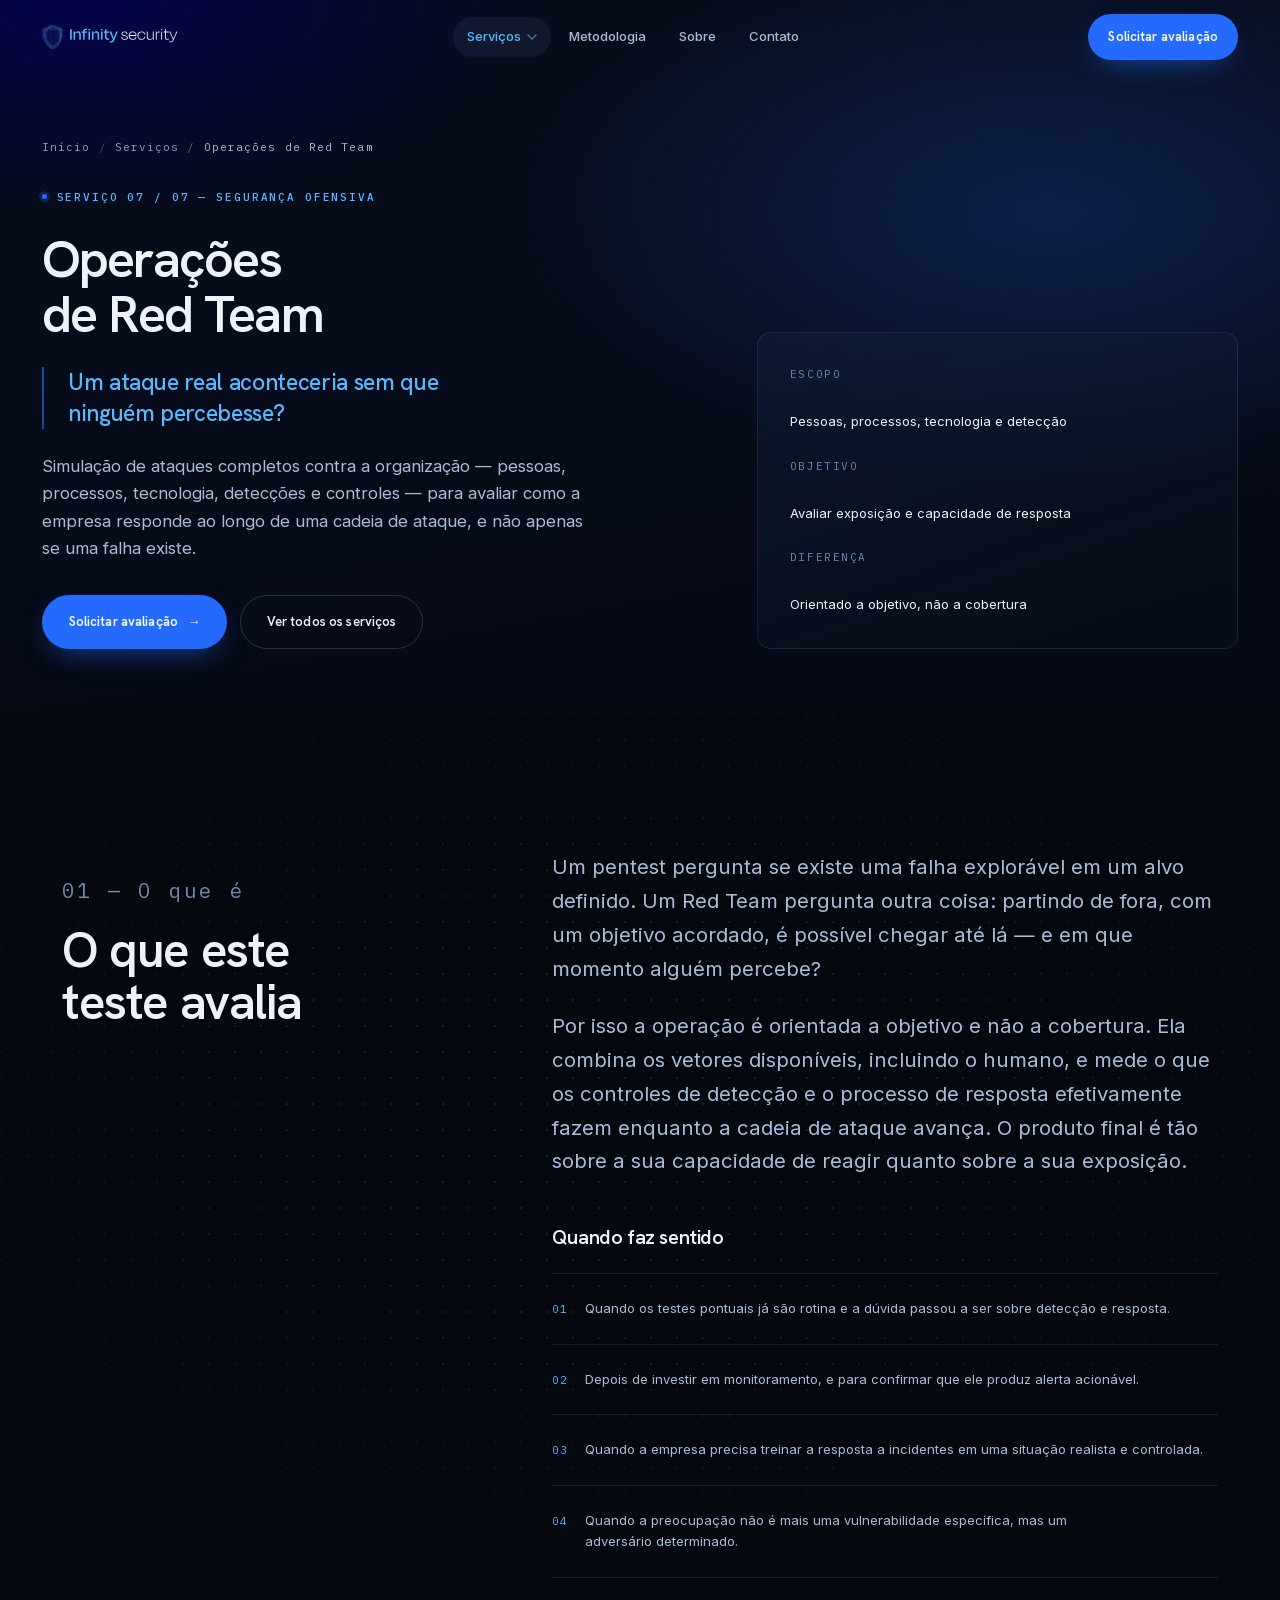
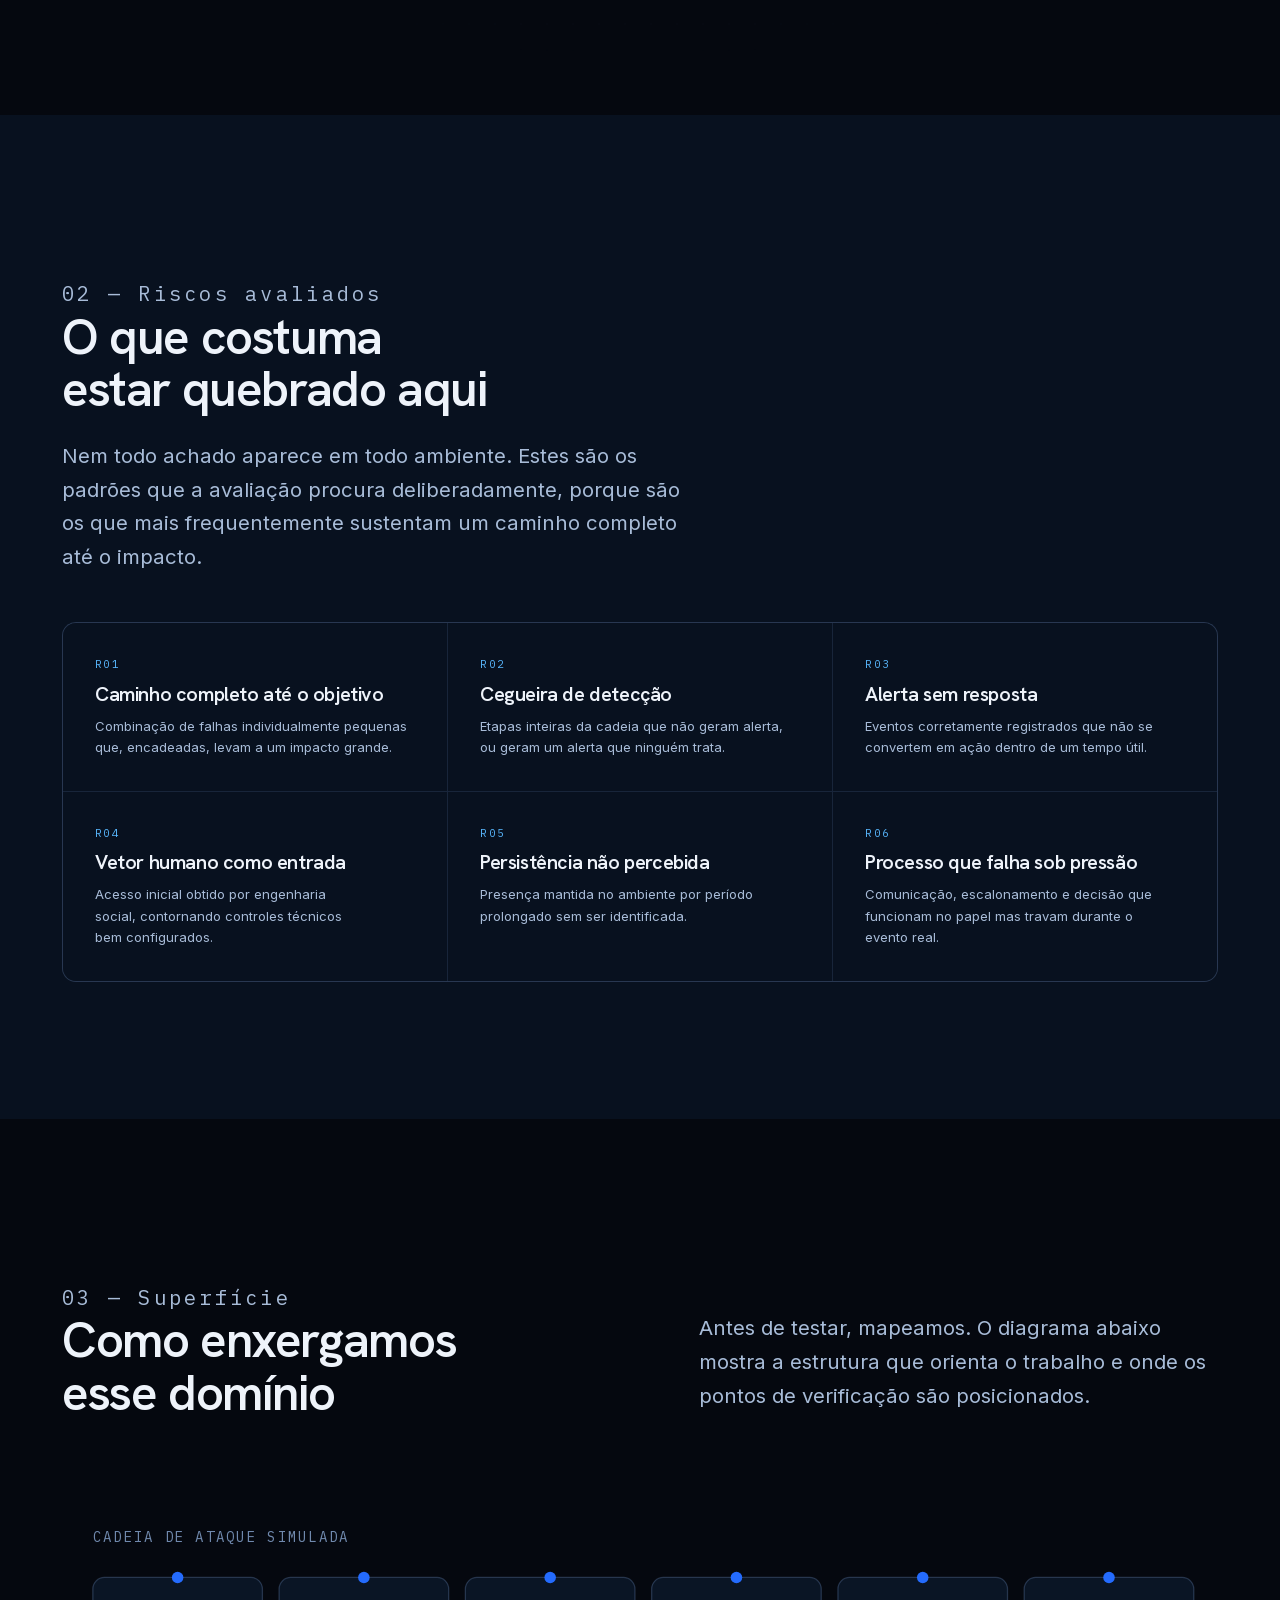
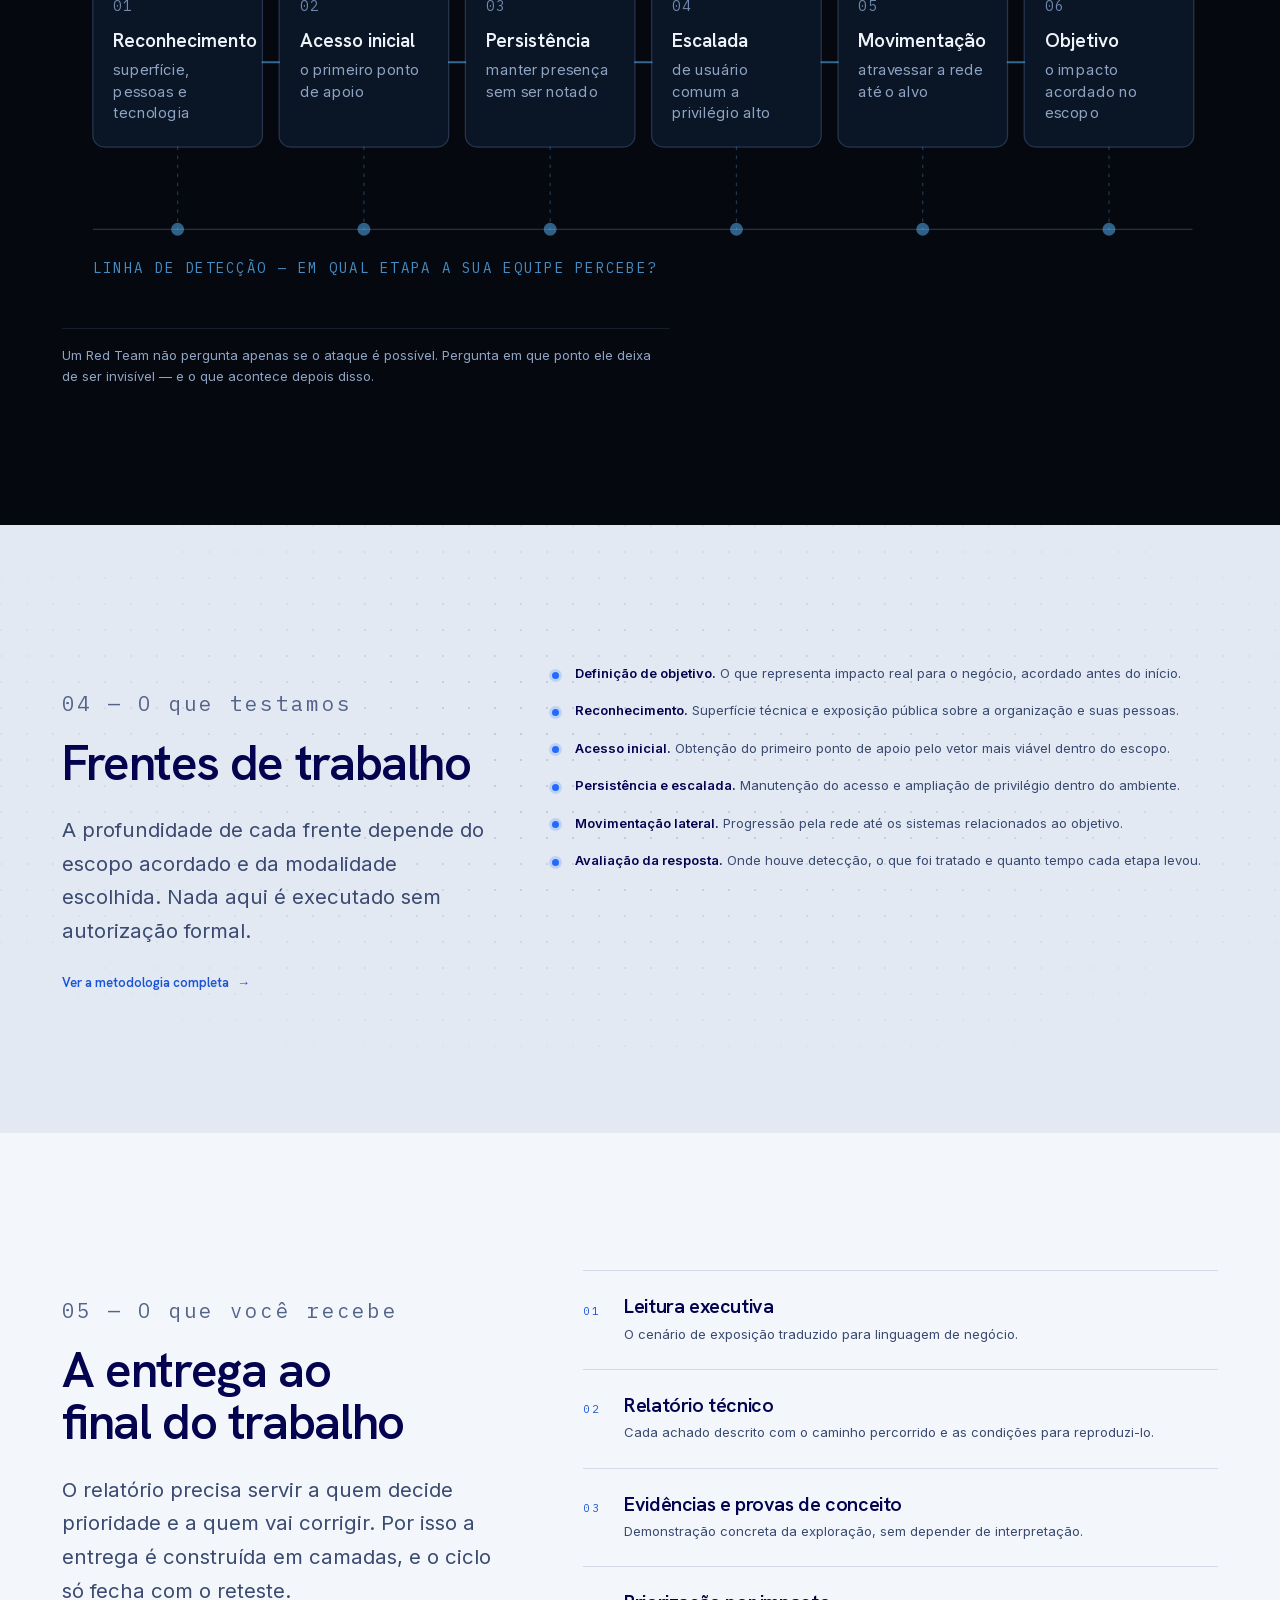
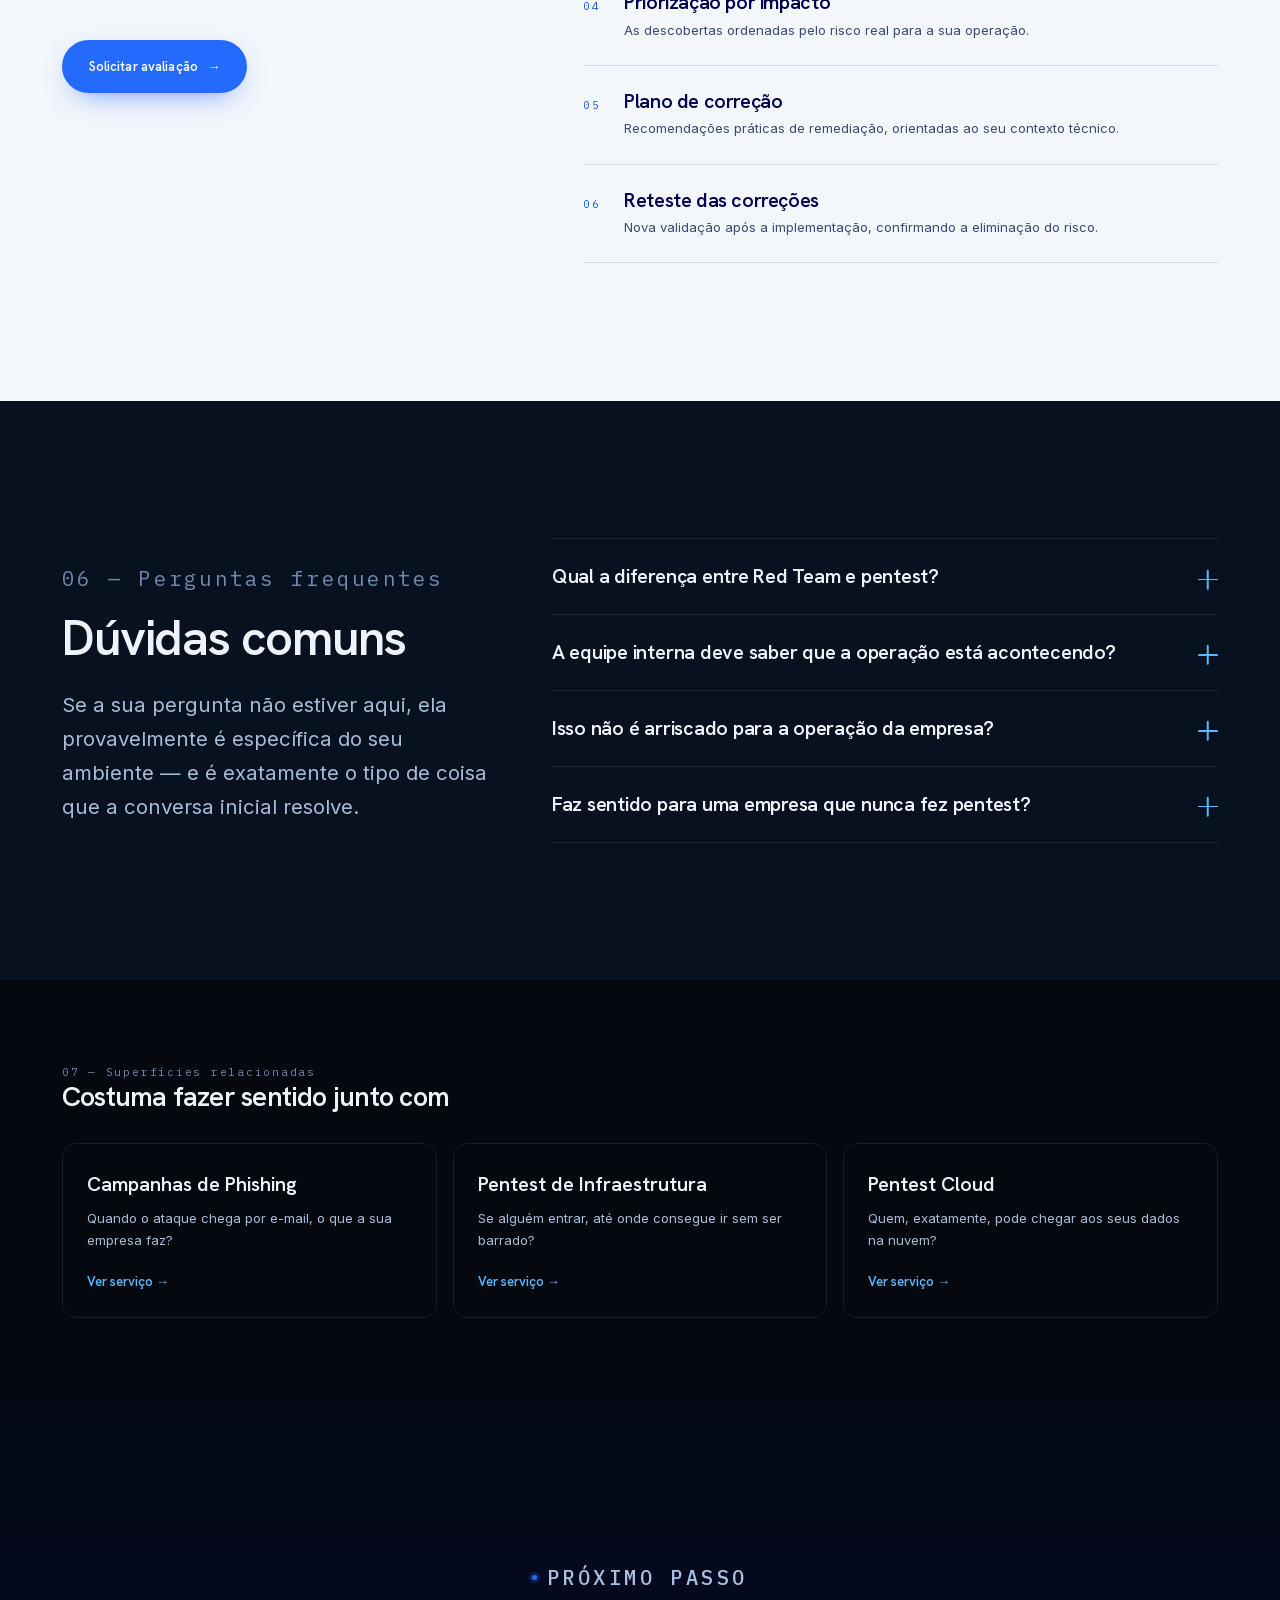
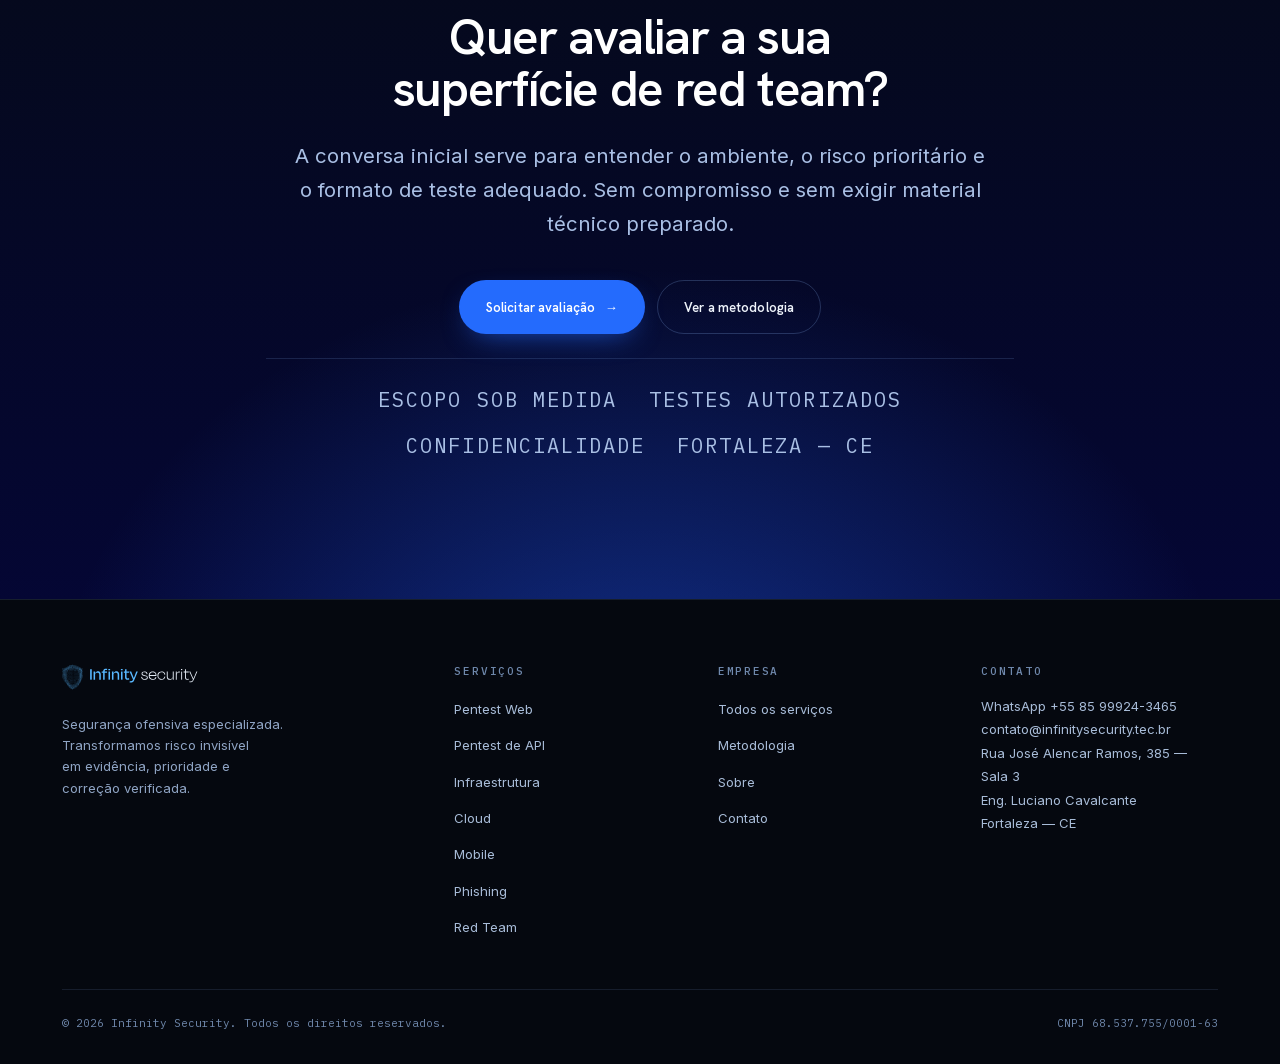
<file: servicos/red-team.html>
<!DOCTYPE html>
<html lang="pt-BR" class="no-js">
<head>
<meta charset="utf-8">
<meta name="viewport" content="width=device-width, initial-scale=1">
<title>Operações de Red Team | Infinity Security</title>
<meta name="description" content="Simulação completa de adversário contra pessoas, processos, tecnologia e controles de detecção, avaliando não apenas a exposição, mas a capacidade de resposta da organização.">
<link rel="canonical" href="https://infinitysecurity.com.br/servicos/red-team">
<meta name="theme-color" content="#08111f">
<meta name="robots" content="index, follow, max-image-preview:large">

<meta property="og:type" content="website">
<meta property="og:locale" content="pt_BR">
<meta property="og:site_name" content="Infinity Security">
<meta property="og:title" content="Operações de Red Team | Infinity Security">
<meta property="og:description" content="Simulação completa de adversário contra pessoas, processos, tecnologia e controles de detecção, avaliando não apenas a exposição, mas a capacidade de resposta da organização.">
<meta property="og:url" content="https://infinitysecurity.com.br/servicos/red-team">
<meta property="og:image" content="https://infinitysecurity.com.br/assets/img/og-image.png">
<meta property="og:image:width" content="1200">
<meta property="og:image:height" content="630">
<meta name="twitter:card" content="summary_large_image">
<meta name="twitter:title" content="Operações de Red Team | Infinity Security">
<meta name="twitter:description" content="Simulação completa de adversário contra pessoas, processos, tecnologia e controles de detecção, avaliando não apenas a exposição, mas a capacidade de resposta da organização.">
<meta name="twitter:image" content="https://infinitysecurity.com.br/assets/img/og-image.png">

<link rel="icon" href="/assets/img/favicon.svg" type="image/svg+xml">
<link rel="apple-touch-icon" href="/assets/img/favicon.svg">

<link rel="preload" href="/assets/fonts/hanken-grotesk-600-latin.woff2" as="font" type="font/woff2" crossorigin>
<link rel="preload" href="/assets/fonts/inter-400-latin.woff2" as="font" type="font/woff2" crossorigin>
<link rel="stylesheet" href="/assets/fonts/fonts.css?v=80ab1713">
<link rel="stylesheet" href="/assets/css/style.css?v=c6e8a2bc">
<script>document.documentElement.classList.remove('no-js');</script>
<script type="application/ld+json">
{"@context":"https://schema.org","@graph":[
{"@type":"Service","name":"Operações de Red Team","serviceType":"Teste de segurança ofensiva","url":"https://infinitysecurity.com.br/servicos/red-team",
"description":"Simulação completa de adversário contra pessoas, processos, tecnologia e controles de detecção, avaliando não apenas a exposição, mas a capacidade de resposta da organização.",
"provider":{"@type":"Organization","name":"Infinity Security","url":"https://infinitysecurity.com.br/"},
"areaServed":"BR"},
{"@type":"FAQPage","mainEntity":[{"@type":"Question","name":"Qual a diferença entre Red Team e pentest?","acceptedAnswer":{"@type":"Answer","text":"O pentest busca cobertura: encontrar o máximo de falhas relevantes em um alvo definido, dentro do tempo acordado. O Red Team busca um objetivo: chegar a um resultado específico da forma que um adversário chegaria, medindo também a detecção. São complementares — e o pentest costuma vir antes."}}, {"@type":"Question","name":"A equipe interna deve saber que a operação está acontecendo?","acceptedAnswer":{"@type":"Answer","text":"Normalmente não, porque é isso que permite medir a detecção real. Existe sempre um grupo restrito de pessoas autorizadoras que conhece a operação, para garantir controle, segurança e critérios de parada."}}, {"@type":"Question","name":"Isso não é arriscado para a operação da empresa?","acceptedAnswer":{"@type":"Answer","text":"A operação tem escopo, limites e regras de engajamento definidos por escrito, com ações destrutivas excluídas e critérios de parada acordados. O objetivo é demonstrar o caminho, não causar dano."}}, {"@type":"Question","name":"Faz sentido para uma empresa que nunca fez pentest?","acceptedAnswer":{"@type":"Answer","text":"Em geral, não. Se a superfície ainda tem falhas evidentes, um pentest entrega mais valor por um custo menor. O Red Team faz mais sentido quando o básico já está coberto e a pergunta passou a ser sobre resposta."}}]}]}
</script>
</head>

<body>
<a class="skip-link" href="#conteudo">Ir para o conteúdo</a>

<header class="nav" data-nav>
  <div class="container container--wide nav__inner">
    <a class="nav__logo" href="/" aria-label="Infinity Security — página inicial">
      <img src="/assets/img/logo-lockup-dark.svg" alt="Infinity Security" width="136" height="26">
    </a>

    <nav aria-label="Principal">
      <ul class="nav__menu">
        <li class="nav__group">
          <a class="nav__link" href="/servicos" aria-current="page">
            Serviços
            <svg class="nav__caret" width="10" height="6" viewBox="0 0 10 6" fill="none" aria-hidden="true"><path d="M1 1l4 4 4-4" stroke="currentColor" stroke-width="1.4" stroke-linecap="round"/></svg>
          </a>
          <div class="nav__panel">
            <ul class="nav__panel-grid">
              <li><a class="nav__panel-link" href="/servicos/pentest-web"><strong>Pentest Web</strong><span>Aplicações, portais e regras de negócio</span></a></li>
              <li><a class="nav__panel-link" href="/servicos/pentest-api"><strong>Pentest de API</strong><span>Integrações, autorização e fluxos críticos</span></a></li>
              <li><a class="nav__panel-link" href="/servicos/pentest-infraestrutura"><strong>Pentest de Infraestrutura</strong><span>Perímetro, redes internas e servidores</span></a></li>
              <li><a class="nav__panel-link" href="/servicos/pentest-cloud"><strong>Pentest Cloud</strong><span>AWS, Azure e GCP: identidade e configuração</span></a></li>
              <li><a class="nav__panel-link" href="/servicos/pentest-mobile"><strong>Pentest Mobile</strong><span>iOS e Android, análise estática e dinâmica</span></a></li>
              <li><a class="nav__panel-link" href="/servicos/phishing"><strong>Campanhas de Phishing</strong><span>Resiliência humana a engenharia social</span></a></li>
              <li><a class="nav__panel-link" href="/servicos/red-team"><strong>Operações de Red Team</strong><span>Pessoas, processos, tecnologia e detecção</span></a></li>
            </ul>
            <div class="nav__panel-foot">
              <span>07 superfícies cobertas</span>
              <a class="link-arrow" href="/servicos">Ver todos os serviços <span class="arw" aria-hidden="true">→</span></a>
            </div>
          </div>
        </li>
        <li><a class="nav__link" href="/metodologia">Metodologia</a></li>
        <li><a class="nav__link" href="/sobre">Sobre</a></li>
        <li><a class="nav__link" href="/contato">Contato</a></li>
      </ul>
    </nav>

    <div class="nav__actions">
      <a class="btn" href="/contato">Solicitar avaliação</a>
      <button class="nav__toggle" type="button" data-nav-toggle aria-expanded="false" aria-controls="nav-drawer" aria-label="Abrir menu">
        <span></span><span></span><span></span>
      </button>
    </div>
  </div>
</header>

<div class="nav__drawer" id="nav-drawer" data-nav-drawer>
  <nav aria-label="Menu mobile">
    <ul class="nav__drawer-main">
      <li>
        <a href="/servicos">Serviços <span aria-hidden="true">→</span></a>
        <ul class="nav__drawer-sub">
          <li><a href="/servicos/pentest-web">Pentest Web</a></li>
          <li><a href="/servicos/pentest-api">Pentest de API</a></li>
          <li><a href="/servicos/pentest-infraestrutura">Pentest de Infraestrutura</a></li>
          <li><a href="/servicos/pentest-cloud">Pentest Cloud</a></li>
          <li><a href="/servicos/pentest-mobile">Pentest Mobile</a></li>
          <li><a href="/servicos/phishing">Campanhas de Phishing</a></li>
          <li><a href="/servicos/red-team">Operações de Red Team</a></li>
        </ul>
      </li>
      <li><a href="/metodologia">Metodologia <span aria-hidden="true">→</span></a></li>
      <li><a href="/sobre">Sobre <span aria-hidden="true">→</span></a></li>
      <li><a href="/contato">Contato <span aria-hidden="true">→</span></a></li>
    </ul>
    <a class="btn" href="/contato">Solicitar avaliação</a>
    <p class="nav__drawer-meta">
      WhatsApp +55 85 99924-3465<br>
      Fortaleza — CE
    </p>
  </nav>
</div>

<main id="conteudo">

<section class="page-hero">
  <div class="container container--wide">
    <nav class="crumbs" aria-label="Trilha de navegação"><ol><li><a href="/">Início</a></li><li><a href="/servicos">Serviços</a></li><li aria-current="page">Operações de Red Team</li></ol></nav><script type="application/ld+json">{"@context":"https://schema.org","@type":"BreadcrumbList","itemListElement":[{"@type":"ListItem","position":1,"name":"Início","item":"https://infinitysecurity.com.br/"}, {"@type":"ListItem","position":2,"name":"Serviços","item":"https://infinitysecurity.com.br/servicos"}, {"@type":"ListItem","position":3,"name":"Operações de Red Team"}]}</script>
    <div class="page-hero__grid">
      <div>
        <p class="eyebrow enter">Serviço 07 / 07 — Segurança ofensiva</p>
        <h1 class="enter" style="--reveal-delay:60ms">Operações de Red Team</h1>
        <p class="page-hero__q enter" style="--reveal-delay:110ms">Um ataque real aconteceria sem que ninguém percebesse?</p>
        <p class="page-hero__lead enter" style="--reveal-delay:170ms">Simulação de ataques completos contra a organização — pessoas, processos, tecnologia, detecções e controles — para avaliar como a empresa responde ao longo de uma cadeia de ataque, e não apenas se uma falha existe.</p>
        <div class="page-hero__cta enter" style="--reveal-delay:210ms">
          <a class="btn" href="/contato">Solicitar avaliação <span class="arw" aria-hidden="true">→</span></a>
          <a class="btn btn--ghost" href="/servicos">Ver todos os serviços</a>
        </div>
      </div>
      <aside class="page-hero__aside enter" style="--reveal-delay:280ms">
        <dl><dt>Escopo</dt><dd>Pessoas, processos, tecnologia e detecção</dd><dt>Objetivo</dt><dd>Avaliar exposição e capacidade de resposta</dd><dt>Diferença</dt><dd>Orientado a objetivo, não a cobertura</dd></dl>
      </aside>
    </div>
  </div>
</section>

<section class="section theme-ink dotfield" aria-labelledby="h-oque">
  <div class="container">
    <div class="split split--sticky">
      <div class="split__aside">
        <p class="chapter-index reveal">01 — O que é</p>
        <h2 id="h-oque" class="reveal" style="--reveal-delay:60ms">O que este teste avalia</h2>
      </div>
      <div class="reveal" style="--reveal-delay:120ms">
        <div class="prose"><p>Um pentest pergunta se existe uma falha explorável em um alvo definido. Um Red Team pergunta outra coisa: partindo de fora, com um objetivo acordado, é possível chegar até lá — e em que momento alguém percebe?</p><p>Por isso a operação é orientada a objetivo e não a cobertura. Ela combina os vetores disponíveis, incluindo o humano, e mede o que os controles de detecção e o processo de resposta efetivamente fazem enquanto a cadeia de ataque avança. O produto final é tão sobre a sua capacidade de reagir quanto sobre a sua exposição.</p></div>
        <h3 style="margin-top:var(--sp-8);font-size:var(--fs-h4)">Quando faz sentido</h3>
        <ul class="when-list when-list--tight" style="margin-top:var(--sp-5)"><li><span>01</span><p>Quando os testes pontuais já são rotina e a dúvida passou a ser sobre detecção e resposta.</p></li><li><span>02</span><p>Depois de investir em monitoramento, e para confirmar que ele produz alerta acionável.</p></li><li><span>03</span><p>Quando a empresa precisa treinar a resposta a incidentes em uma situação realista e controlada.</p></li><li><span>04</span><p>Quando a preocupação não é mais uma vulnerabilidade específica, mas um adversário determinado.</p></li></ul>
      </div>
    </div>
  </div>
</section>

<section class="section theme-dark" aria-labelledby="h-riscos">
  <div class="container">
    <div class="section-head">
      <p class="chapter-index reveal">02 — Riscos avaliados</p>
      <h2 id="h-riscos" class="reveal" style="--reveal-delay:60ms">O que costuma estar quebrado aqui</h2>
      <p class="reveal" style="--reveal-delay:140ms">
        Nem todo achado aparece em todo ambiente. Estes são os padrões que a avaliação procura
        deliberadamente, porque são os que mais frequentemente sustentam um caminho completo até o impacto.
      </p>
    </div>
    <div class="risks" style="margin-top:var(--sp-8)"><article class="risk reveal"><span class="risk__k">R01</span><h3>Caminho completo até o objetivo</h3><p>Combinação de falhas individualmente pequenas que, encadeadas, levam a um impacto grande.</p></article><article class="risk reveal"><span class="risk__k">R02</span><h3>Cegueira de detecção</h3><p>Etapas inteiras da cadeia que não geram alerta, ou geram um alerta que ninguém trata.</p></article><article class="risk reveal"><span class="risk__k">R03</span><h3>Alerta sem resposta</h3><p>Eventos corretamente registrados que não se convertem em ação dentro de um tempo útil.</p></article><article class="risk reveal"><span class="risk__k">R04</span><h3>Vetor humano como entrada</h3><p>Acesso inicial obtido por engenharia social, contornando controles técnicos bem configurados.</p></article><article class="risk reveal"><span class="risk__k">R05</span><h3>Persistência não percebida</h3><p>Presença mantida no ambiente por período prolongado sem ser identificada.</p></article><article class="risk reveal"><span class="risk__k">R06</span><h3>Processo que falha sob pressão</h3><p>Comunicação, escalonamento e decisão que funcionam no papel mas travam durante o evento real.</p></article></div>
  </div>
</section>

<section class="section theme-ink" aria-labelledby="h-diagrama">
  <div class="container">
    <div class="section-head section-head--split">
      <div>
        <p class="chapter-index reveal">03 — Superfície</p>
        <h2 id="h-diagrama" class="reveal" style="--reveal-delay:60ms">Como enxergamos esse domínio</h2>
      </div>
      <div class="reveal" style="--reveal-delay:140ms">
        <p style="margin-top:0">
          Antes de testar, mapeamos. O diagrama abaixo mostra a estrutura que orienta o trabalho
          e onde os pontos de verificação são posicionados.
        </p>
      </div>
    </div>
    <div class="reveal" style="--reveal-delay:180ms;margin-top:var(--sp-8)">
      <figure class="dgm " data-diagram>
  <div class="dgm__scroll">
    <svg viewBox="0 0 900 340" role="img" aria-labelledby="dgm-title" preserveAspectRatio="xMidYMid meet">
      <title id="dgm-title">Cadeia de ataque simulada e a linha de detecção correspondente</title>
    <g class="dgm-row" style="--i:0">
      <rect class="dgm-gate" x="24" y="86" width="132" height="132" rx="9"/>
      <text class="dgm-idx" x="40" y="112">01</text>
      <text class="dgm-gname" x="40" y="140">Reconhecimento</text>
      <foreignObject x="40" y="150" width="102" height="62">
        <div xmlns="http://www.w3.org/1999/xhtml" class="dgm-fo dgm-fo--sm">superfície, pessoas e tecnologia</div>
      </foreignObject>
      <circle class="dgm-probe" cx="90" cy="86" r="4.5"/>
      <path class="dgm-detect" d="M90 218 V 282"/>
      <circle class="dgm-detect-dot" cx="90" cy="282" r="5"/>
    </g>
    <g class="dgm-row" style="--i:1">
      <rect class="dgm-gate" x="169" y="86" width="132" height="132" rx="9"/>
      <text class="dgm-idx" x="185" y="112">02</text>
      <text class="dgm-gname" x="185" y="140">Acesso inicial</text>
      <foreignObject x="185" y="150" width="102" height="62">
        <div xmlns="http://www.w3.org/1999/xhtml" class="dgm-fo dgm-fo--sm">o primeiro ponto de apoio</div>
      </foreignObject>
      <circle class="dgm-probe" cx="235" cy="86" r="4.5"/>
      <path class="dgm-detect" d="M235 218 V 282"/>
      <circle class="dgm-detect-dot" cx="235" cy="282" r="5"/>
    </g>
    <g class="dgm-row" style="--i:2">
      <rect class="dgm-gate" x="314" y="86" width="132" height="132" rx="9"/>
      <text class="dgm-idx" x="330" y="112">03</text>
      <text class="dgm-gname" x="330" y="140">Persistência</text>
      <foreignObject x="330" y="150" width="102" height="62">
        <div xmlns="http://www.w3.org/1999/xhtml" class="dgm-fo dgm-fo--sm">manter presença sem ser notado</div>
      </foreignObject>
      <circle class="dgm-probe" cx="380" cy="86" r="4.5"/>
      <path class="dgm-detect" d="M380 218 V 282"/>
      <circle class="dgm-detect-dot" cx="380" cy="282" r="5"/>
    </g>
    <g class="dgm-row" style="--i:3">
      <rect class="dgm-gate" x="459" y="86" width="132" height="132" rx="9"/>
      <text class="dgm-idx" x="475" y="112">04</text>
      <text class="dgm-gname" x="475" y="140">Escalada</text>
      <foreignObject x="475" y="150" width="102" height="62">
        <div xmlns="http://www.w3.org/1999/xhtml" class="dgm-fo dgm-fo--sm">de usuário comum a privilégio alto</div>
      </foreignObject>
      <circle class="dgm-probe" cx="525" cy="86" r="4.5"/>
      <path class="dgm-detect" d="M525 218 V 282"/>
      <circle class="dgm-detect-dot" cx="525" cy="282" r="5"/>
    </g>
    <g class="dgm-row" style="--i:4">
      <rect class="dgm-gate" x="604" y="86" width="132" height="132" rx="9"/>
      <text class="dgm-idx" x="620" y="112">05</text>
      <text class="dgm-gname" x="620" y="140">Movimentação</text>
      <foreignObject x="620" y="150" width="102" height="62">
        <div xmlns="http://www.w3.org/1999/xhtml" class="dgm-fo dgm-fo--sm">atravessar a rede até o alvo</div>
      </foreignObject>
      <circle class="dgm-probe" cx="670" cy="86" r="4.5"/>
      <path class="dgm-detect" d="M670 218 V 282"/>
      <circle class="dgm-detect-dot" cx="670" cy="282" r="5"/>
    </g>
    <g class="dgm-row" style="--i:5">
      <rect class="dgm-gate" x="749" y="86" width="132" height="132" rx="9"/>
      <text class="dgm-idx" x="765" y="112">06</text>
      <text class="dgm-gname" x="765" y="140">Objetivo</text>
      <foreignObject x="765" y="150" width="102" height="62">
        <div xmlns="http://www.w3.org/1999/xhtml" class="dgm-fo dgm-fo--sm">o impacto acordado no escopo</div>
      </foreignObject>
      <circle class="dgm-probe" cx="815" cy="86" r="4.5"/>
      <path class="dgm-detect" d="M815 218 V 282"/>
      <circle class="dgm-detect-dot" cx="815" cy="282" r="5"/>
    </g>
    <path class="dgm-flow" d="M156 152 H 169"/>
    <path class="dgm-flow" d="M301 152 H 314"/>
    <path class="dgm-flow" d="M446 152 H 459"/>
    <path class="dgm-flow" d="M591 152 H 604"/>
    <path class="dgm-flow" d="M736 152 H 749"/>
    <path class="dgm-rail" d="M24 282 H 880"/>
    <text class="dgm-axis" x="24" y="58">CADEIA DE ATAQUE SIMULADA</text>
    <text class="dgm-axis dgm-axis--warm" x="24" y="316">LINHA DE DETECÇÃO — EM QUAL ETAPA A SUA EQUIPE PERCEBE?</text>
    </svg>
  </div>
  <figcaption>Um Red Team não pergunta apenas se o ataque é possível. Pergunta em que ponto ele deixa de ser invisível — e o que acontece depois disso.</figcaption>
</figure>
    </div>
  </div>
</section>

<section class="section theme-light dotfield dotfield--light" aria-labelledby="h-testamos">
  <div class="container">
    <div class="split">
      <div class="split__aside">
        <p class="chapter-index reveal">04 — O que testamos</p>
        <h2 id="h-testamos" class="reveal" style="--reveal-delay:60ms">Frentes de trabalho</h2>
        <p class="reveal" style="--reveal-delay:120ms">
          A profundidade de cada frente depende do escopo acordado e da modalidade escolhida.
          Nada aqui é executado sem autorização formal.
        </p>
        <a class="link-arrow reveal" href="/metodologia" style="--reveal-delay:180ms;margin-top:var(--sp-5)">
          Ver a metodologia completa <span aria-hidden="true">→</span>
        </a>
      </div>
      <ul class="checks reveal" style="--reveal-delay:140ms"><li><div><strong>Definição de objetivo.</strong> O que representa impacto real para o negócio, acordado antes do início.</div></li><li><div><strong>Reconhecimento.</strong> Superfície técnica e exposição pública sobre a organização e suas pessoas.</div></li><li><div><strong>Acesso inicial.</strong> Obtenção do primeiro ponto de apoio pelo vetor mais viável dentro do escopo.</div></li><li><div><strong>Persistência e escalada.</strong> Manutenção do acesso e ampliação de privilégio dentro do ambiente.</div></li><li><div><strong>Movimentação lateral.</strong> Progressão pela rede até os sistemas relacionados ao objetivo.</div></li><li><div><strong>Avaliação da resposta.</strong> Onde houve detecção, o que foi tratado e quanto tempo cada etapa levou.</div></li></ul>
    </div>
  </div>
</section>

<section class="section theme-paper" aria-labelledby="h-entrega">
  <div class="container">
    <div class="deliver">
      <div class="deliver__intro">
        <p class="chapter-index reveal">05 — O que você recebe</p>
        <h2 id="h-entrega" class="reveal" style="--reveal-delay:60ms">A entrega ao final do trabalho</h2>
        <p class="reveal" style="--reveal-delay:140ms">
          O relatório precisa servir a quem decide prioridade e a quem vai corrigir. Por isso a entrega
          é construída em camadas, e o ciclo só fecha com o reteste.
        </p>
        <a class="btn reveal" href="/contato" style="--reveal-delay:210ms;margin-top:var(--sp-6)">
          Solicitar avaliação <span class="arw" aria-hidden="true">→</span>
        </a>
      </div>
      <ul class="deliver__list"><li class="reveal" style="--reveal-delay:0ms"><span class="deliver__k">01</span><div><h3>Leitura executiva</h3><p>O cenário de exposição traduzido para linguagem de negócio.</p></div></li><li class="reveal" style="--reveal-delay:60ms"><span class="deliver__k">02</span><div><h3>Relatório técnico</h3><p>Cada achado descrito com o caminho percorrido e as condições para reproduzi-lo.</p></div></li><li class="reveal" style="--reveal-delay:120ms"><span class="deliver__k">03</span><div><h3>Evidências e provas de conceito</h3><p>Demonstração concreta da exploração, sem depender de interpretação.</p></div></li><li class="reveal" style="--reveal-delay:180ms"><span class="deliver__k">04</span><div><h3>Priorização por impacto</h3><p>As descobertas ordenadas pelo risco real para a sua operação.</p></div></li><li class="reveal" style="--reveal-delay:240ms"><span class="deliver__k">05</span><div><h3>Plano de correção</h3><p>Recomendações práticas de remediação, orientadas ao seu contexto técnico.</p></div></li><li class="reveal" style="--reveal-delay:300ms"><span class="deliver__k">06</span><div><h3>Reteste das correções</h3><p>Nova validação após a implementação, confirmando a eliminação do risco.</p></div></li></ul>
    </div>
  </div>
</section>

<section class="section theme-dark" aria-labelledby="h-faq">
  <div class="container">
    <div class="split">
      <div class="split__aside">
        <p class="chapter-index reveal">06 — Perguntas frequentes</p>
        <h2 id="h-faq" class="reveal" style="--reveal-delay:60ms">Dúvidas comuns</h2>
        <p class="reveal" style="--reveal-delay:120ms">
          Se a sua pergunta não estiver aqui, ela provavelmente é específica do seu ambiente —
          e é exatamente o tipo de coisa que a conversa inicial resolve.
        </p>
      </div>
      <div class="acc reveal" data-acc data-acc-single style="--reveal-delay:140ms"><div class="acc__item">
          <h3><button class="acc__btn" type="button" aria-expanded="false" aria-controls="faq-red-team-0">
            Qual a diferença entre Red Team e pentest?<span class="acc__icon" aria-hidden="true"></span>
          </button></h3>
          <div class="acc__panel" id="faq-red-team-0" role="region"><div><p>O pentest busca cobertura: encontrar o máximo de falhas relevantes em um alvo definido, dentro do tempo acordado. O Red Team busca um objetivo: chegar a um resultado específico da forma que um adversário chegaria, medindo também a detecção. São complementares — e o pentest costuma vir antes.</p></div></div>
        </div><div class="acc__item">
          <h3><button class="acc__btn" type="button" aria-expanded="false" aria-controls="faq-red-team-1">
            A equipe interna deve saber que a operação está acontecendo?<span class="acc__icon" aria-hidden="true"></span>
          </button></h3>
          <div class="acc__panel" id="faq-red-team-1" role="region"><div><p>Normalmente não, porque é isso que permite medir a detecção real. Existe sempre um grupo restrito de pessoas autorizadoras que conhece a operação, para garantir controle, segurança e critérios de parada.</p></div></div>
        </div><div class="acc__item">
          <h3><button class="acc__btn" type="button" aria-expanded="false" aria-controls="faq-red-team-2">
            Isso não é arriscado para a operação da empresa?<span class="acc__icon" aria-hidden="true"></span>
          </button></h3>
          <div class="acc__panel" id="faq-red-team-2" role="region"><div><p>A operação tem escopo, limites e regras de engajamento definidos por escrito, com ações destrutivas excluídas e critérios de parada acordados. O objetivo é demonstrar o caminho, não causar dano.</p></div></div>
        </div><div class="acc__item">
          <h3><button class="acc__btn" type="button" aria-expanded="false" aria-controls="faq-red-team-3">
            Faz sentido para uma empresa que nunca fez pentest?<span class="acc__icon" aria-hidden="true"></span>
          </button></h3>
          <div class="acc__panel" id="faq-red-team-3" role="region"><div><p>Em geral, não. Se a superfície ainda tem falhas evidentes, um pentest entrega mais valor por um custo menor. O Red Team faz mais sentido quando o básico já está coberto e a pergunta passou a ser sobre resposta.</p></div></div>
        </div></div>
    </div>
  </div>
</section>

<section class="section section--tight theme-ink" aria-labelledby="h-rel">
  <div class="container">
    <p class="chapter-index reveal">07 — Superfícies relacionadas</p>
    <h2 id="h-rel" class="reveal" style="--reveal-delay:60ms;font-size:var(--fs-h3)">Costuma fazer sentido junto com</h2>
    <div class="rel-grid" style="margin-top:var(--sp-6)"><a class="rel reveal" href="/servicos/phishing"><strong>Campanhas de Phishing</strong><span>Quando o ataque chega por e-mail, o que a sua empresa faz?</span><em>Ver serviço →</em></a><a class="rel reveal" href="/servicos/pentest-infraestrutura"><strong>Pentest de Infraestrutura</strong><span>Se alguém entrar, até onde consegue ir sem ser barrado?</span><em>Ver serviço →</em></a><a class="rel reveal" href="/servicos/pentest-cloud"><strong>Pentest Cloud</strong><span>Quem, exatamente, pode chegar aos seus dados na nuvem?</span><em>Ver serviço →</em></a></div>
  </div>
</section>


<section class="cta-band" aria-labelledby="h-cta">
  <div class="container cta-band__inner">
    <p class="eyebrow reveal" style="justify-content:center">Próximo passo</p>
    <h2 id="h-cta" class="reveal" style="--reveal-delay:60ms;margin-top:var(--sp-4)">Quer avaliar a sua superfície de red team?</h2>
    <p class="reveal" style="--reveal-delay:140ms">A conversa inicial serve para entender o ambiente, o risco prioritário e o formato de teste adequado. Sem compromisso e sem exigir material técnico preparado.</p>
    <div class="btn-row reveal" style="--reveal-delay:210ms">
      <a class="btn" href="/contato">Solicitar avaliação <span class="arw" aria-hidden="true">→</span></a>
      <a class="btn btn--ghost" href="/metodologia">Ver a metodologia</a>
    </div>
    <p class="cta-band__meta reveal" style="--reveal-delay:280ms"><span>Escopo sob medida</span><span>Testes autorizados</span><span>Confidencialidade</span><span>Fortaleza — CE</span></p>
  </div>
</section>


</main>

<footer class="footer">
  <div class="container">
    <div class="footer__grid">
      <div class="footer__brand">
        <img src="/assets/img/logo-lockup-dark.svg" alt="Infinity Security" width="136" height="26">
        <p>Segurança ofensiva especializada. Transformamos risco invisível em evidência, prioridade e correção verificada.</p>
      </div>

      <div>
        <h2 class="footer__h">Serviços</h2>
        <ul>
          <li><a href="/servicos/pentest-web">Pentest Web</a></li>
          <li><a href="/servicos/pentest-api">Pentest de API</a></li>
          <li><a href="/servicos/pentest-infraestrutura">Infraestrutura</a></li>
          <li><a href="/servicos/pentest-cloud">Cloud</a></li>
          <li><a href="/servicos/pentest-mobile">Mobile</a></li>
          <li><a href="/servicos/phishing">Phishing</a></li>
          <li><a href="/servicos/red-team">Red Team</a></li>
        </ul>
      </div>

      <div>
        <h2 class="footer__h">Empresa</h2>
        <ul>
          <li><a href="/servicos">Todos os serviços</a></li>
          <li><a href="/metodologia">Metodologia</a></li>
          <li><a href="/sobre">Sobre</a></li>
          <li><a href="/contato">Contato</a></li>
        </ul>
      </div>

      <div>
        <h2 class="footer__h">Contato</h2>
        <address>
          <a href="https://wa.me/5585999243465" rel="noopener">WhatsApp +55 85 99924-3465</a><br>
          <a href="mailto:contato@infinitysecurity.tec.br">contato@infinitysecurity.tec.br</a><br>
          Rua José Alencar Ramos, 385 — Sala 3<br>
          Eng. Luciano Cavalcante<br>
          Fortaleza — CE
        </address>
      </div>
    </div>

    <div class="footer__bottom">
      <span>© <span data-year>2026</span> Infinity Security. Todos os direitos reservados.</span>
      <span>CNPJ 68.537.755/0001-63</span>
    </div>
  </div>
</footer>

<script src="/assets/js/main.js?v=118ad06f" defer></script>
</body>
</html>
</file>
<file: assets/fonts/fonts.css>
/* Fontes servidas pelo próprio domínio — nenhuma requisição a terceiros. */
@font-face{font-family:'Hanken Grotesk';font-style:normal;font-weight:500;font-display:swap;src:url(/assets/fonts/hanken-grotesk-500-latin-ext.woff2) format('woff2');unicode-range:U+0100-02BA, U+02BD-02C5, U+02C7-02CC, U+02CE-02D7, U+02DD-02FF, U+0304, U+0308, U+0329, U+1D00-1DBF, U+1E00-1E9F, U+1EF2-1EFF, U+2020, U+20A0-20AB, U+20AD-20C0, U+2113, U+2C60-2C7F, U+A720-A7FF}
@font-face{font-family:'Hanken Grotesk';font-style:normal;font-weight:500;font-display:swap;src:url(/assets/fonts/hanken-grotesk-500-latin.woff2) format('woff2');unicode-range:U+0000-00FF, U+0131, U+0152-0153, U+02BB-02BC, U+02C6, U+02DA, U+02DC, U+0304, U+0308, U+0329, U+2000-206F, U+20AC, U+2122, U+2191, U+2193, U+2212, U+2215, U+FEFF, U+FFFD}
@font-face{font-family:'Hanken Grotesk';font-style:normal;font-weight:600;font-display:swap;src:url(/assets/fonts/hanken-grotesk-600-latin-ext.woff2) format('woff2');unicode-range:U+0100-02BA, U+02BD-02C5, U+02C7-02CC, U+02CE-02D7, U+02DD-02FF, U+0304, U+0308, U+0329, U+1D00-1DBF, U+1E00-1E9F, U+1EF2-1EFF, U+2020, U+20A0-20AB, U+20AD-20C0, U+2113, U+2C60-2C7F, U+A720-A7FF}
@font-face{font-family:'Hanken Grotesk';font-style:normal;font-weight:600;font-display:swap;src:url(/assets/fonts/hanken-grotesk-600-latin.woff2) format('woff2');unicode-range:U+0000-00FF, U+0131, U+0152-0153, U+02BB-02BC, U+02C6, U+02DA, U+02DC, U+0304, U+0308, U+0329, U+2000-206F, U+20AC, U+2122, U+2191, U+2193, U+2212, U+2215, U+FEFF, U+FFFD}
@font-face{font-family:'IBM Plex Mono';font-style:normal;font-weight:400;font-display:swap;src:url(/assets/fonts/ibm-plex-mono-400-latin-ext.woff2) format('woff2');unicode-range:U+0100-02BA, U+02BD-02C5, U+02C7-02CC, U+02CE-02D7, U+02DD-02FF, U+0304, U+0308, U+0329, U+1D00-1DBF, U+1E00-1E9F, U+1EF2-1EFF, U+2020, U+20A0-20AB, U+20AD-20C0, U+2113, U+2C60-2C7F, U+A720-A7FF}
@font-face{font-family:'IBM Plex Mono';font-style:normal;font-weight:400;font-display:swap;src:url(/assets/fonts/ibm-plex-mono-400-latin.woff2) format('woff2');unicode-range:U+0000-00FF, U+0131, U+0152-0153, U+02BB-02BC, U+02C6, U+02DA, U+02DC, U+0304, U+0308, U+0329, U+2000-206F, U+20AC, U+2122, U+2191, U+2193, U+2212, U+2215, U+FEFF, U+FFFD}
@font-face{font-family:'IBM Plex Mono';font-style:normal;font-weight:500;font-display:swap;src:url(/assets/fonts/ibm-plex-mono-500-latin-ext.woff2) format('woff2');unicode-range:U+0100-02BA, U+02BD-02C5, U+02C7-02CC, U+02CE-02D7, U+02DD-02FF, U+0304, U+0308, U+0329, U+1D00-1DBF, U+1E00-1E9F, U+1EF2-1EFF, U+2020, U+20A0-20AB, U+20AD-20C0, U+2113, U+2C60-2C7F, U+A720-A7FF}
@font-face{font-family:'IBM Plex Mono';font-style:normal;font-weight:500;font-display:swap;src:url(/assets/fonts/ibm-plex-mono-500-latin.woff2) format('woff2');unicode-range:U+0000-00FF, U+0131, U+0152-0153, U+02BB-02BC, U+02C6, U+02DA, U+02DC, U+0304, U+0308, U+0329, U+2000-206F, U+20AC, U+2122, U+2191, U+2193, U+2212, U+2215, U+FEFF, U+FFFD}
@font-face{font-family:'Inter';font-style:normal;font-weight:400;font-display:swap;src:url(/assets/fonts/inter-400-latin-ext.woff2) format('woff2');unicode-range:U+0100-02BA, U+02BD-02C5, U+02C7-02CC, U+02CE-02D7, U+02DD-02FF, U+0304, U+0308, U+0329, U+1D00-1DBF, U+1E00-1E9F, U+1EF2-1EFF, U+2020, U+20A0-20AB, U+20AD-20C0, U+2113, U+2C60-2C7F, U+A720-A7FF}
@font-face{font-family:'Inter';font-style:normal;font-weight:400;font-display:swap;src:url(/assets/fonts/inter-400-latin.woff2) format('woff2');unicode-range:U+0000-00FF, U+0131, U+0152-0153, U+02BB-02BC, U+02C6, U+02DA, U+02DC, U+0304, U+0308, U+0329, U+2000-206F, U+20AC, U+2122, U+2191, U+2193, U+2212, U+2215, U+FEFF, U+FFFD}
@font-face{font-family:'Inter';font-style:normal;font-weight:500;font-display:swap;src:url(/assets/fonts/inter-500-latin-ext.woff2) format('woff2');unicode-range:U+0100-02BA, U+02BD-02C5, U+02C7-02CC, U+02CE-02D7, U+02DD-02FF, U+0304, U+0308, U+0329, U+1D00-1DBF, U+1E00-1E9F, U+1EF2-1EFF, U+2020, U+20A0-20AB, U+20AD-20C0, U+2113, U+2C60-2C7F, U+A720-A7FF}
@font-face{font-family:'Inter';font-style:normal;font-weight:500;font-display:swap;src:url(/assets/fonts/inter-500-latin.woff2) format('woff2');unicode-range:U+0000-00FF, U+0131, U+0152-0153, U+02BB-02BC, U+02C6, U+02DA, U+02DC, U+0304, U+0308, U+0329, U+2000-206F, U+20AC, U+2122, U+2191, U+2193, U+2212, U+2215, U+FEFF, U+FFFD}
@font-face{font-family:'Inter';font-style:normal;font-weight:600;font-display:swap;src:url(/assets/fonts/inter-600-latin-ext.woff2) format('woff2');unicode-range:U+0100-02BA, U+02BD-02C5, U+02C7-02CC, U+02CE-02D7, U+02DD-02FF, U+0304, U+0308, U+0329, U+1D00-1DBF, U+1E00-1E9F, U+1EF2-1EFF, U+2020, U+20A0-20AB, U+20AD-20C0, U+2113, U+2C60-2C7F, U+A720-A7FF}
@font-face{font-family:'Inter';font-style:normal;font-weight:600;font-display:swap;src:url(/assets/fonts/inter-600-latin.woff2) format('woff2');unicode-range:U+0000-00FF, U+0131, U+0152-0153, U+02BB-02BC, U+02C6, U+02DA, U+02DC, U+0304, U+0308, U+0329, U+2000-206F, U+20AC, U+2122, U+2191, U+2193, U+2212, U+2215, U+FEFF, U+FFFD}
</file>
<file: assets/css/style.css>
/* ==========================================================================
   INFINITY SECURITY — SISTEMA VISUAL
   Conceito: "A proteção nasce dos pontos."
   Paleta e tipografia derivadas do Brandbook oficial.
   ========================================================================== */

/* --------------------------------------------------------------------------
   1. TOKENS
   -------------------------------------------------------------------------- */
:root {
  /* --- Cores oficiais da marca (Brandbook, p.43) --- */
  --brand-deep:      #04034f;  /* Azul profundo — principal */
  --brand-ink:       #08111f;  /* Quase-preto navy */
  --brand-electric:  #246bfd;  /* Azul elétrico — ação */
  --brand-light:     #59b8ff;  /* Azul claro — acento */
  --brand-pale:      #e2e9f3;  /* Off-white */

  /* --- Escala derivada: superfícies escuras --- */
  --surface-000: #05080f;
  --surface-050: #070c17;
  --surface-100: #08111f;
  --surface-200: #0b1729;
  --surface-300: #101f38;
  --surface-400: #16294a;
  --surface-deep: #04034f;

  /* --- Escala derivada: superfícies claras --- */
  --paper-000: #ffffff;
  --paper-100: #f3f6fb;
  --paper-200: #e2e9f3;
  --paper-300: #cfdaea;

  /* --- Texto sobre escuro (todos ≥ 4.5:1 nas superfícies escuras) --- */
  --text-hi:   #eef3fa;
  --text-mid:  #a8bcd8;
  --text-low:  #8fa4c4;
  --text-faint:#7089ad;

  /* --- Texto sobre claro (todos ≥ 4.5:1 sobre --paper-100/200) --- */
  --ink-hi:   #04034f;
  --ink-mid:  #3a4a70;
  --ink-low:  #54638a;

  /* Azul de ação em versão legível sobre fundos claros */
  --brand-electric-ink: #1a54d6;

  /* --- Bordas --- */
  --line-dark:   rgba(137, 178, 240, 0.13);
  --line-dark-2: rgba(137, 178, 240, 0.24);
  --line-light:  rgba(4, 3, 79, 0.12);
  --line-light-2:rgba(4, 3, 79, 0.22);

  /* --- Glow / atmosfera --- */
  --glow-electric: 0 0 0 1px rgba(36,107,253,.35), 0 12px 44px -12px rgba(36,107,253,.55);
  --glow-soft:     0 18px 60px -24px rgba(36,107,253,.42);
  --shadow-card:   0 26px 70px -34px rgba(2, 6, 23, .95);
  --shadow-lift:   0 34px 90px -38px rgba(2, 6, 23, 1);

  /* --- Tipografia (tokens: trocar aqui pelas fontes oficiais Adobe) --- */
  --font-display: 'Hanken Grotesk', 'Helvetica Neue', Helvetica, Arial, sans-serif;
  --font-text:    'Inter', 'Helvetica Neue', Helvetica, Arial, sans-serif;
  --font-mono:    'IBM Plex Mono', ui-monospace, SFMono-Regular, Menlo, monospace;

  /* --- Escala tipográfica fluida --- */
  --fs-micro:  0.6875rem;                              /* 11px  — labels mono */
  --fs-small:  0.8125rem;                              /* 13px */
  --fs-body:   clamp(0.9375rem, 0.9rem + 0.18vw, 1.0625rem);
  --fs-lead:   clamp(1.0625rem, 0.99rem + 0.36vw, 1.3125rem);
  --fs-h4:     clamp(1.0625rem, 1rem + 0.3vw, 1.25rem);
  --fs-h3:     clamp(1.3125rem, 1.16rem + 0.7vw, 1.875rem);
  --fs-h2:     clamp(1.875rem, 1.4rem + 2.1vw, 3.25rem);
  --fs-h1:     clamp(2.5rem, 1.5rem + 4.4vw, 5.25rem);
  --fs-display:clamp(3rem, 1.4rem + 6.6vw, 7rem);

  /* --- Espaçamento --- */
  --sp-1: 0.25rem;  --sp-2: 0.5rem;   --sp-3: 0.75rem;  --sp-4: 1rem;
  --sp-5: 1.5rem;   --sp-6: 2rem;     --sp-7: 2.5rem;   --sp-8: 3rem;
  --sp-9: 4rem;     --sp-10: 5rem;    --sp-11: 6.5rem;  --sp-12: 8rem;
  --section-y: clamp(4.5rem, 3rem + 7vw, 9rem);

  /* --- Layout --- */
  --container: 1240px;
  --container-wide: 1440px;
  --container-text: 720px;
  --gutter: clamp(1.25rem, 0.7rem + 2.4vw, 3rem);

  /* --- Raio --- */
  --r-xs: 4px; --r-sm: 8px; --r-md: 14px; --r-lg: 20px; --r-xl: 28px; --r-pill: 999px;

  /* --- Motion --- */
  --ease-out:  cubic-bezier(0.16, 1, 0.3, 1);
  --ease-in-out: cubic-bezier(0.65, 0, 0.35, 1);
  --ease-spring: cubic-bezier(0.34, 1.4, 0.64, 1);
  --dur-fast: 160ms; --dur-mid: 320ms; --dur-slow: 620ms; --dur-reveal: 900ms;

  /* --- Z-index --- */
  --z-base: 1; --z-raised: 10; --z-sticky: 100; --z-nav: 500; --z-overlay: 900;
}

/* --------------------------------------------------------------------------
   2. RESET E BASE
   -------------------------------------------------------------------------- */
*, *::before, *::after { box-sizing: border-box; }
* { margin: 0; }

html {
  -webkit-text-size-adjust: 100%;
  scroll-behavior: smooth;
  scroll-padding-top: 6rem;
}

body {
  background: var(--surface-100);
  color: var(--text-mid);
  font-family: var(--font-text);
  font-size: var(--fs-body);
  line-height: 1.65;
  font-feature-settings: 'kern' 1, 'liga' 1, 'cv11' 1;
  -webkit-font-smoothing: antialiased;
  -moz-osx-font-smoothing: grayscale;
  overflow-x: hidden;
}

img, svg, canvas { display: block; max-width: 100%; }
img { height: auto; }

h1, h2, h3, h4, h5 {
  font-family: var(--font-display);
  color: var(--text-hi);
  font-weight: 600;
  line-height: 1.06;
  letter-spacing: -0.028em;
  text-wrap: balance;
}
h1 { font-size: var(--fs-h1); }
h2 { font-size: var(--fs-h2); }
h3 { font-size: var(--fs-h3); letter-spacing: -0.02em; line-height: 1.18; }
h4 { font-size: var(--fs-h4); letter-spacing: -0.012em; line-height: 1.32; }

p { text-wrap: pretty; }

a { color: inherit; text-decoration: none; }

button, input, select, textarea { font: inherit; color: inherit; }

:focus-visible {
  outline: 2px solid var(--brand-light);
  outline-offset: 3px;
  border-radius: var(--r-xs);
}

::selection { background: var(--brand-electric); color: #fff; }

/* --------------------------------------------------------------------------
   3. UTILITÁRIOS DE LAYOUT
   -------------------------------------------------------------------------- */
.container {
  position: relative;
  z-index: 1;
  width: 100%;
  max-width: var(--container);
  margin-inline: auto;
  padding-inline: var(--gutter);
}
.container--wide { max-width: var(--container-wide); }
.container--text { max-width: var(--container-text); }

.section { padding-block: var(--section-y); position: relative; }
.section--tight { padding-block: clamp(3rem, 2rem + 4vw, 5.5rem); }

.skip-link {
  position: absolute; top: -100%; left: var(--gutter); z-index: var(--z-overlay);
  background: var(--brand-electric); color: #fff;
  padding: .75rem 1.25rem; border-radius: var(--r-sm); font-size: var(--fs-small);
}
.skip-link:focus { top: 1rem; }

.visually-hidden {
  position: absolute; width: 1px; height: 1px; padding: 0; margin: -1px;
  overflow: hidden; clip: rect(0 0 0 0); white-space: nowrap; border: 0;
}

/* --------------------------------------------------------------------------
   4. TEMAS DE SEÇÃO — ritmo dark / light
   -------------------------------------------------------------------------- */
.theme-dark  { background: var(--surface-100); color: var(--text-mid); }
.theme-deep  { background: var(--surface-deep); color: #b9c8ee; }
.theme-ink   { background: var(--surface-000); color: var(--text-mid); }
.theme-light { background: var(--paper-200); color: var(--ink-mid); }
.theme-paper { background: var(--paper-100); color: var(--ink-mid); }

.theme-light h1, .theme-light h2, .theme-light h3, .theme-light h4,
.theme-paper h1, .theme-paper h2, .theme-paper h3, .theme-paper h4 { color: var(--ink-hi); }
.theme-deep h1, .theme-deep h2, .theme-deep h3, .theme-deep h4 { color: #fff; }

/* --------------------------------------------------------------------------
   5. TEXTURA — o grid de pontos da marca
   -------------------------------------------------------------------------- */
.dotfield { position: relative; isolation: isolate; }
.dotfield::before {
  content: ''; position: absolute; inset: 0; z-index: 0; pointer-events: none;
  background-image: radial-gradient(circle at 1px 1px, rgba(137,178,240,.16) 1px, transparent 0);
  background-size: 26px 26px;
  -webkit-mask-image: radial-gradient(ellipse 90% 70% at 50% 40%, #000 15%, transparent 78%);
          mask-image: radial-gradient(ellipse 90% 70% at 50% 40%, #000 15%, transparent 78%);
}
.dotfield--light::before {
  background-image: radial-gradient(circle at 1px 1px, rgba(4,3,79,.13) 1px, transparent 0);
}

/* halo de luz atrás de blocos */
.aura { position: relative; isolation: isolate; }
.aura::after {
  content: ''; position: absolute; z-index: 0; pointer-events: none;
  inset: -20% -10% auto -10%; height: 70%;
  background: radial-gradient(ellipse 50% 60% at 50% 0%, rgba(36,107,253,.20), transparent 70%);
}

/* --------------------------------------------------------------------------
   6. COMPONENTE — Section label (mono, com ponto)
   -------------------------------------------------------------------------- */
.eyebrow {
  display: inline-flex; align-items: center; gap: .6rem;
  font-family: var(--font-mono); font-size: var(--fs-micro);
  letter-spacing: .17em; text-transform: uppercase;
  color: var(--brand-light); font-weight: 500;
}
.eyebrow::before {
  content: ''; width: 5px; height: 5px; border-radius: 50%;
  background: var(--brand-electric);
  box-shadow: 0 0 0 3px rgba(36,107,253,.22);
  flex: none;
}
.theme-light .eyebrow, .theme-paper .eyebrow { color: var(--brand-electric-ink); }

.chapter-index {
  font-family: var(--font-mono); font-size: var(--fs-micro);
  letter-spacing: .16em; color: var(--text-faint);
}
.theme-light .chapter-index, .theme-paper .chapter-index { color: var(--ink-low); }

/* Cabeçalho de seção */
.section-head { max-width: 62ch; }
.section-head .eyebrow { margin-bottom: var(--sp-4); }
.section-head p { margin-top: var(--sp-5); font-size: var(--fs-lead); color: var(--text-mid); }
.theme-light .section-head p, .theme-paper .section-head p { color: var(--ink-mid); }

/* Cabeçalho de seção em duas colunas (editorial, assimétrico) */
.section-head--split {
  display: grid; gap: var(--sp-6) var(--sp-9); max-width: none;
  grid-template-columns: 1fr;
}
@media (min-width: 900px) {
  .section-head--split { grid-template-columns: minmax(0, 1.05fr) minmax(0, .95fr); align-items: end; }
  .section-head--split > :last-child { padding-bottom: .4rem; }
}

/* --------------------------------------------------------------------------
   7. COMPONENTE — Botões
   -------------------------------------------------------------------------- */
.btn {
  --btn-bg: var(--brand-electric);
  --btn-fg: #fff;
  display: inline-flex; align-items: center; justify-content: center; gap: .6rem;
  padding: .95rem 1.6rem;
  background: var(--btn-bg); color: var(--btn-fg);
  border: 1px solid transparent; border-radius: var(--r-pill);
  font-family: var(--font-display); font-size: var(--fs-small); font-weight: 600;
  letter-spacing: .01em; cursor: pointer; position: relative; isolation: isolate;
  transition: transform var(--dur-fast) var(--ease-out),
              box-shadow var(--dur-mid) var(--ease-out),
              background-color var(--dur-mid) var(--ease-out),
              border-color var(--dur-mid) var(--ease-out),
              color var(--dur-mid) var(--ease-out);
  box-shadow: 0 10px 30px -14px rgba(36,107,253,.9);
}
.btn:hover { transform: translateY(-2px); box-shadow: 0 18px 44px -16px rgba(36,107,253,.95); }
.btn:active { transform: translateY(0); }
.btn .arw { transition: transform var(--dur-mid) var(--ease-out); }
.btn:hover .arw { transform: translateX(3px); }

.btn--ghost {
  --btn-bg: transparent; --btn-fg: var(--text-hi);
  border-color: var(--line-dark-2); box-shadow: none;
}
.btn--ghost:hover {
  background: rgba(36,107,253,.10); border-color: rgba(89,184,255,.5);
  color: #fff; box-shadow: none;
}
.theme-light .btn--ghost, .theme-paper .btn--ghost {
  --btn-fg: var(--ink-hi); border-color: var(--line-light-2);
}
.theme-light .btn--ghost:hover, .theme-paper .btn--ghost:hover {
  background: rgba(4,3,79,.05); border-color: var(--brand-electric); color: var(--ink-hi);
}

.btn--light { --btn-bg: var(--paper-200); --btn-fg: var(--brand-deep); box-shadow: none; }
.btn--light:hover { --btn-bg: #fff; box-shadow: 0 16px 40px -18px rgba(0,0,0,.6); }

/* Link com seta */
.link-arrow {
  display: inline-flex; align-items: center; gap: .5rem;
  font-family: var(--font-display); font-weight: 600; font-size: var(--fs-small);
  color: var(--brand-light);
  transition: color var(--dur-fast) var(--ease-out), gap var(--dur-mid) var(--ease-out);
}
.link-arrow:hover { color: #fff; gap: .8rem; }
.theme-light .link-arrow, .theme-paper .link-arrow { color: var(--brand-electric-ink); }
.theme-light .link-arrow:hover, .theme-paper .link-arrow:hover { color: var(--ink-hi); }

/* --------------------------------------------------------------------------
   8. COMPONENTE — Navegação
   -------------------------------------------------------------------------- */
.nav {
  position: fixed; inset: 0 0 auto 0; z-index: var(--z-nav);
  transition: background-color var(--dur-mid) var(--ease-out),
              border-color var(--dur-mid) var(--ease-out),
              backdrop-filter var(--dur-mid) var(--ease-out);
  border-bottom: 1px solid transparent;
}
.nav.is-stuck {
  background: rgba(6, 10, 22, .82);
  -webkit-backdrop-filter: blur(16px) saturate(1.4);
          backdrop-filter: blur(16px) saturate(1.4);
  border-bottom-color: var(--line-dark);
}
.nav__inner {
  display: flex; align-items: center; justify-content: space-between; gap: var(--sp-4);
  height: 74px;
}
.nav__logo { display: flex; align-items: center; flex: none; }
.nav__logo img { height: 26px; width: auto; }

/* Em telas estreitas a assinatura cede lugar ao símbolo, liberando espaço para o CTA */
@media (max-width: 760px) {
  .nav__inner { height: 64px; }
  .nav__logo img { content: url('/assets/img/symbol-blue.svg'); height: 30px; }
}

.nav__menu {
  display: none; align-items: center; gap: .25rem;
  list-style: none; padding: 0; margin: 0;
}
@media (min-width: 1000px) { .nav__menu { display: flex; } }

.nav__link {
  display: inline-flex; align-items: center; gap: .35rem;
  padding: .55rem .9rem; border-radius: var(--r-pill);
  font-size: var(--fs-small); font-weight: 500; color: var(--text-mid);
  transition: color var(--dur-fast) var(--ease-out), background-color var(--dur-fast) var(--ease-out);
}
.nav__link:hover, .nav__link[aria-current="page"] { color: var(--text-hi); background: rgba(137,178,240,.08); }
.nav__link[aria-current="page"] { color: var(--brand-light); }

.nav__actions { display: flex; align-items: center; gap: .5rem; }
.nav .btn { padding: .68rem 1.2rem; white-space: nowrap; }
@media (max-width: 760px) {
  .nav .btn { padding: .6rem 1rem; font-size: var(--fs-micro); letter-spacing: .01em; }
}
@media (max-width: 359px) { .nav .btn { display: none; } }

/* Dropdown de serviços (desktop) */
.nav__group { position: relative; }
.nav__caret { transition: transform var(--dur-mid) var(--ease-out); opacity: .6; }
.nav__group:hover .nav__caret, .nav__group:focus-within .nav__caret { transform: rotate(180deg); opacity: 1; }

.nav__panel {
  position: absolute; top: calc(100% + 10px); left: 50%; translate: -50% 0;
  width: min(660px, calc(100vw - 3rem));
  background: rgba(9, 15, 30, .97);
  -webkit-backdrop-filter: blur(20px); backdrop-filter: blur(20px);
  border: 1px solid var(--line-dark-2); border-radius: var(--r-lg);
  box-shadow: var(--shadow-lift);
  padding: .7rem;
  opacity: 0; visibility: hidden; transform: translateY(-6px);
  transition: opacity var(--dur-mid) var(--ease-out), transform var(--dur-mid) var(--ease-out),
              visibility 0s linear var(--dur-mid);
}
.nav__group:hover .nav__panel, .nav__group:focus-within .nav__panel {
  opacity: 1; visibility: visible; transform: translateY(0); transition-delay: 0s;
}
.nav__panel-grid { display: grid; grid-template-columns: 1fr 1fr; gap: .2rem; list-style: none; margin: 0; padding: 0; }
.nav__panel-link {
  display: block; padding: .7rem .8rem; border-radius: var(--r-sm);
  transition: background-color var(--dur-fast) var(--ease-out);
}
.nav__panel-link:hover { background: rgba(36,107,253,.13); }
.nav__panel-link strong {
  display: block; font-family: var(--font-display); font-size: var(--fs-small);
  font-weight: 600; color: var(--text-hi); letter-spacing: -.01em;
}
.nav__panel-link span { display: block; font-size: var(--fs-micro); color: var(--text-low); margin-top: .12rem; line-height: 1.5; }
.nav__panel-foot {
  margin-top: .35rem; padding: .75rem .8rem 0; border-top: 1px solid var(--line-dark);
  display: flex; justify-content: space-between; align-items: center; gap: 1rem;
}
.nav__panel-foot span { font-size: var(--fs-micro); color: var(--text-low); font-family: var(--font-mono); }

/* Botão hambúrguer */
.nav__toggle {
  display: inline-flex; flex-direction: column; justify-content: center; gap: 5px;
  width: 42px; height: 42px; padding: 0 10px;
  background: transparent; border: 1px solid var(--line-dark-2); border-radius: var(--r-pill);
  cursor: pointer;
}
@media (min-width: 1000px) { .nav__toggle { display: none; } }
.nav__toggle span {
  display: block; height: 1.5px; width: 100%; background: var(--text-hi); border-radius: 2px;
  transition: transform var(--dur-mid) var(--ease-out), opacity var(--dur-fast) var(--ease-out);
}
.nav__toggle[aria-expanded="true"] span:nth-child(1) { transform: translateY(6.5px) rotate(45deg); }
.nav__toggle[aria-expanded="true"] span:nth-child(2) { opacity: 0; }
.nav__toggle[aria-expanded="true"] span:nth-child(3) { transform: translateY(-6.5px) rotate(-45deg); }

/* Drawer mobile */
.nav__drawer {
  position: fixed; inset: 64px 0 0 0; z-index: calc(var(--z-nav) - 1);
  background: rgba(5, 9, 20, .98);
  -webkit-backdrop-filter: blur(20px); backdrop-filter: blur(20px);
  padding: var(--sp-6) var(--gutter) var(--sp-9);
  overflow-y: auto;
  opacity: 0; visibility: hidden; transform: translateY(-8px);
  transition: opacity var(--dur-mid) var(--ease-out), transform var(--dur-mid) var(--ease-out),
              visibility 0s linear var(--dur-mid);
}
.nav__drawer.is-open { opacity: 1; visibility: visible; transform: translateY(0); transition-delay: 0s; }
@media (min-width: 1000px) { .nav__drawer { display: none; } }
.nav__drawer ul { list-style: none; margin: 0; padding: 0; }
.nav__drawer-main > li + li { border-top: 1px solid var(--line-dark); }
.nav__drawer-main > li > a {
  display: flex; align-items: center; justify-content: space-between;
  padding: 1.05rem 0; font-family: var(--font-display); font-size: 1.45rem;
  font-weight: 600; color: var(--text-hi); letter-spacing: -.02em;
}
.nav__drawer-sub { padding: 0 0 1.1rem; display: grid; gap: .1rem; }
.nav__drawer-sub a {
  display: block; padding: .5rem 0 .5rem 1rem; font-size: var(--fs-small);
  color: var(--text-mid); border-left: 1px solid var(--line-dark);
}
.nav__drawer-sub a:hover { color: var(--brand-light); border-left-color: var(--brand-electric); }
.nav__drawer .btn { width: 100%; margin-top: var(--sp-6); }
.nav__drawer-meta {
  margin-top: var(--sp-6); padding-top: var(--sp-5); border-top: 1px solid var(--line-dark);
  font-family: var(--font-mono); font-size: var(--fs-micro); color: var(--text-low); line-height: 1.9;
}
body.nav-open { overflow: hidden; }

/* --------------------------------------------------------------------------
   9. COMPONENTE — Hero
   -------------------------------------------------------------------------- */
.hero {
  position: relative; isolation: isolate;
  min-height: min(100svh, 940px);
  display: flex; flex-direction: column; justify-content: center;
  padding-block: calc(74px + var(--sp-8)) 0;
  overflow: hidden;
  background:
    radial-gradient(ellipse 74% 58% at 74% 46%, rgba(36,107,253,.22), transparent 64%),
    radial-gradient(ellipse 60% 50% at 10% 4%, rgba(4,3,79,.9), transparent 68%),
    linear-gradient(168deg, #070d1c 0%, #070c18 44%, #050914 100%);
}
.hero__canvas {
  position: absolute; inset: 0; z-index: 0; width: 100%; height: 100%;
  pointer-events: none;
}
.hero__grid {
  position: relative; z-index: 1; display: grid; gap: var(--sp-8);
  align-items: center; flex: 1; align-content: center;
}
/* O escudo tem espaço reservado no layout — nunca fica sob o texto */
.hero__object { min-height: clamp(230px, 58vw, 300px); order: -1; }
@media (min-width: 1000px) {
  .hero__grid { grid-template-columns: minmax(0, 1.02fr) minmax(0, .98fr); gap: var(--sp-9); }
  .hero__object { min-height: 440px; order: 0; }
}
@media (max-width: 999px) {
  .hero { padding-bottom: 0; min-height: auto; padding-top: calc(64px + var(--sp-6)); }
  .hero__grid { padding-block: var(--sp-4) var(--sp-8); gap: var(--sp-5); }
  .hero__title { max-width: none; }
  .hero__lead { max-width: none; }
}

/* Faixa técnica na base do hero */
.hero__rail {
  position: relative; z-index: 1;
  margin-top: var(--sp-8);
  border-top: 1px solid var(--line-dark);
  padding-block: var(--sp-5) var(--sp-6);
}
.hero__rail-label {
  display: flex; align-items: center; gap: .8rem;
  font-family: var(--font-mono); font-size: var(--fs-micro);
  letter-spacing: .16em; text-transform: uppercase; color: var(--text-faint);
  margin-bottom: var(--sp-4);
}
.hero__rail-label span { color: var(--brand-light); }
.hero__rail ul {
  list-style: none; margin: 0; padding: 0;
  display: grid; gap: var(--sp-3) var(--sp-5);
  grid-template-columns: repeat(2, minmax(0, 1fr));
}
@media (min-width: 700px)  { .hero__rail ul { grid-template-columns: repeat(4, minmax(0, 1fr)); } }
@media (min-width: 1120px) { .hero__rail ul { grid-template-columns: repeat(7, minmax(0, 1fr)); } }
.hero__rail li { display: flex; align-items: baseline; gap: .55rem; min-width: 0; }
.hero__rail li span {
  font-family: var(--font-mono); font-size: var(--fs-micro); color: var(--text-faint); flex: none;
}
.hero__rail li a {
  font-size: var(--fs-small); color: var(--text-mid); line-height: 1.4;
  border-bottom: 1px solid transparent;
  transition: color var(--dur-fast) var(--ease-out), border-color var(--dur-fast) var(--ease-out);
}
.hero__rail li a:hover { color: var(--brand-light); border-bottom-color: rgba(89,184,255,.5); }

.hero__title {
  font-size: clamp(1.9rem, 1.2rem + 2.5vw, 3.5rem);
  margin-top: var(--sp-5); max-width: 16ch;
  letter-spacing: -.035em; line-height: 1.06;
}
.hero__title em { font-style: normal; color: var(--brand-light); }
.hero__lead {
  margin-top: var(--sp-5); max-width: 46ch;
  font-size: var(--fs-lead); color: var(--text-mid);
}
.hero__cta { display: flex; flex-wrap: wrap; gap: .8rem; margin-top: var(--sp-7); }

/* Painel técnico do hero */
.hero__panel {
  border: 1px solid var(--line-dark); border-radius: var(--r-lg);
  background: linear-gradient(160deg, rgba(16,31,56,.66), rgba(8,17,31,.5));
  -webkit-backdrop-filter: blur(8px); backdrop-filter: blur(8px);
  box-shadow: var(--shadow-card);
  overflow: hidden;
}
.hero__panel-head {
  display: flex; align-items: center; justify-content: space-between; gap: 1rem;
  padding: .85rem 1.15rem; border-bottom: 1px solid var(--line-dark);
  font-family: var(--font-mono); font-size: var(--fs-micro);
  letter-spacing: .12em; text-transform: uppercase; color: var(--text-low);
}
.hero__panel-list { list-style: none; margin: 0; padding: .35rem; display: grid; }
.hero__panel-list li {
  display: grid; grid-template-columns: auto 1fr auto; align-items: center; gap: .85rem;
  padding: .8rem .85rem; border-radius: var(--r-sm);
  transition: background-color var(--dur-mid) var(--ease-out);
}
.hero__panel-list li:hover { background: rgba(36,107,253,.09); }
.hero__panel-list .idx { font-family: var(--font-mono); font-size: var(--fs-micro); color: var(--text-faint); }
.hero__panel-list .lbl { font-family: var(--font-display); font-weight: 600; font-size: var(--fs-small); color: var(--text-hi); }
.hero__panel-list .val { font-family: var(--font-mono); font-size: var(--fs-micro); color: var(--brand-light); }

.hero__foot {
  margin-top: var(--sp-8); padding-top: var(--sp-5);
  border-top: 1px solid var(--line-dark);
  display: flex; flex-wrap: wrap; gap: var(--sp-4) var(--sp-7);
  font-family: var(--font-mono); font-size: var(--fs-micro);
  letter-spacing: .1em; text-transform: uppercase; color: var(--text-faint);
}
.hero__foot span { display: inline-flex; align-items: center; gap: .5rem; }
.hero__foot span::before {
  content: ''; width: 4px; height: 4px; border-radius: 50%; background: var(--brand-electric); flex: none;
}

/* --------------------------------------------------------------------------
   10. COMPONENTE — Cards
   -------------------------------------------------------------------------- */
.card {
  position: relative; isolation: isolate;
  padding: var(--sp-6);
  border: 1px solid var(--line-dark); border-radius: var(--r-md);
  background: linear-gradient(165deg, rgba(16,31,56,.42), rgba(8,17,31,.24));
  transition: border-color var(--dur-mid) var(--ease-out),
              transform var(--dur-mid) var(--ease-out),
              background-color var(--dur-mid) var(--ease-out);
}
.card:hover { border-color: var(--line-dark-2); transform: translateY(-3px); }
.card h3 { margin-bottom: var(--sp-3); }
.card p { color: var(--text-mid); font-size: var(--fs-small); }

.theme-light .card, .theme-paper .card {
  border-color: var(--line-light);
  background: linear-gradient(165deg, rgba(255,255,255,.9), rgba(255,255,255,.5));
}
.theme-light .card:hover, .theme-paper .card:hover { border-color: var(--line-light-2); }
.theme-light .card p, .theme-paper .card p { color: var(--ink-mid); }

/* Card de serviço — com marcador de pontos e revelação no hover */
.svc-card {
  display: flex; flex-direction: column; gap: var(--sp-4);
  padding: var(--sp-6) var(--sp-6) var(--sp-7);
  border: 1px solid var(--line-dark); border-radius: var(--r-md);
  background: linear-gradient(168deg, rgba(16,31,56,.46), rgba(8,17,31,.2));
  position: relative; isolation: isolate; overflow: hidden;
  transition: border-color var(--dur-mid) var(--ease-out), transform var(--dur-mid) var(--ease-out);
}
.svc-card::before {
  content: ''; position: absolute; inset: 0; z-index: -1; opacity: 0;
  background: radial-gradient(ellipse 70% 60% at 12% 0%, rgba(36,107,253,.22), transparent 70%);
  transition: opacity var(--dur-slow) var(--ease-out);
}
.svc-card:hover { border-color: rgba(89,184,255,.42); transform: translateY(-4px); }
.svc-card:hover::before { opacity: 1; }
.svc-card__top { display: flex; align-items: center; justify-content: space-between; gap: 1rem; }
.svc-card__num { font-family: var(--font-mono); font-size: var(--fs-micro); color: var(--text-faint); letter-spacing: .12em; }
.svc-card__glyph { width: 40px; height: 40px; flex: none; opacity: .9; }
.svc-card h3 { font-size: var(--fs-h4); margin: 0; }
.svc-card p { font-size: var(--fs-small); color: var(--text-mid); margin: 0; flex: 1; }
.svc-card__foot {
  display: flex; align-items: center; gap: .5rem; margin-top: auto;
  font-family: var(--font-display); font-weight: 600; font-size: var(--fs-small);
  color: var(--brand-light);
  transition: gap var(--dur-mid) var(--ease-out);
}
.svc-card:hover .svc-card__foot { gap: .85rem; }
.svc-card__tags {
  display: flex; flex-wrap: wrap; gap: .35rem;
  font-family: var(--font-mono); font-size: var(--fs-micro); color: var(--text-faint);
}
.svc-card__tags span {
  padding: .2rem .55rem; border: 1px solid var(--line-dark); border-radius: var(--r-pill);
}

/* Grids */
.grid { display: grid; gap: var(--sp-5); }
.grid--2 { grid-template-columns: 1fr; }
.grid--3 { grid-template-columns: 1fr; }
.grid--4 { grid-template-columns: 1fr; }
@media (min-width: 640px) {
  .grid--2 { grid-template-columns: repeat(2, 1fr); }
  .grid--3 { grid-template-columns: repeat(2, 1fr); }
  .grid--4 { grid-template-columns: repeat(2, 1fr); }
}
@media (min-width: 1000px) {
  .grid--3 { grid-template-columns: repeat(3, 1fr); }
  .grid--4 { grid-template-columns: repeat(4, 1fr); }
}

/* --------------------------------------------------------------------------
   11. COMPONENTE — Lista numerada editorial
   -------------------------------------------------------------------------- */
.stack-list { list-style: none; margin: 0; padding: 0; border-top: 1px solid var(--line-dark); }
.stack-list > li {
  display: grid; gap: var(--sp-3) var(--sp-7); align-items: start;
  padding-block: var(--sp-6);
  border-bottom: 1px solid var(--line-dark);
  grid-template-columns: 1fr;
}
@media (min-width: 800px) {
  .stack-list > li { grid-template-columns: 5.5rem minmax(0, 20rem) minmax(0, 1fr); }
}
.stack-list .n { font-family: var(--font-mono); font-size: var(--fs-micro); color: var(--brand-light); letter-spacing: .14em; padding-top: .35rem; }
.stack-list h3 { font-size: var(--fs-h4); }
.stack-list p { font-size: var(--fs-small); color: var(--text-mid); margin: 0; }
.theme-light .stack-list, .theme-light .stack-list > li { border-color: var(--line-light); }
.theme-light .stack-list p { color: var(--ink-mid); }
.theme-light .stack-list .n { color: var(--brand-electric-ink); }

/* --------------------------------------------------------------------------
   12. COMPONENTE — Accordion / FAQ
   -------------------------------------------------------------------------- */
.acc { border-top: 1px solid var(--line-dark); }
.acc__item { border-bottom: 1px solid var(--line-dark); }
.acc__btn {
  display: flex; align-items: flex-start; justify-content: space-between; gap: var(--sp-5);
  width: 100%; padding: var(--sp-5) 0; background: none; border: 0; cursor: pointer;
  text-align: left; font-family: var(--font-display); font-size: var(--fs-h4);
  font-weight: 600; color: var(--text-hi); letter-spacing: -.012em; line-height: 1.35;
  transition: color var(--dur-fast) var(--ease-out);
}
.acc__btn:hover { color: var(--brand-light); }
.acc__icon {
  flex: none; width: 20px; height: 20px; margin-top: .32rem; position: relative;
}
.acc__icon::before, .acc__icon::after {
  content: ''; position: absolute; inset: 50% 0 auto 0; height: 1.5px;
  background: var(--brand-light); border-radius: 2px;
  transition: transform var(--dur-mid) var(--ease-out), opacity var(--dur-mid) var(--ease-out);
}
.acc__icon::after { transform: rotate(90deg); }
.acc__btn[aria-expanded="true"] .acc__icon::after { transform: rotate(0deg); opacity: 0; }
.acc__panel {
  overflow: hidden; height: 0;
  transition: height var(--dur-mid) var(--ease-out);
}
/* Sem JavaScript nenhuma resposta pode ficar inacessível */
html.no-js .acc__panel { height: auto; }
html.no-js .acc__icon { display: none; }
html.no-js .acc__btn { cursor: default; }
.acc__panel > div { padding-bottom: var(--sp-6); max-width: 68ch; }
.acc__panel p { font-size: var(--fs-small); color: var(--text-mid); }
.acc__panel p + p { margin-top: var(--sp-4); }
.theme-light .acc, .theme-light .acc__item { border-color: var(--line-light); }
.theme-light .acc__btn { color: var(--ink-hi); }
.theme-light .acc__btn:hover { color: var(--brand-electric-ink); }
.theme-light .acc__icon::before, .theme-light .acc__icon::after { background: var(--brand-electric); }
.theme-light .acc__panel p { color: var(--ink-mid); }

/* --------------------------------------------------------------------------
   13. COMPONENTE — Badges de credenciais
   -------------------------------------------------------------------------- */
.cred-grid {
  display: grid; gap: 1px; background: var(--line-dark);
  border: 1px solid var(--line-dark); border-radius: var(--r-md); overflow: hidden;
  grid-template-columns: repeat(2, 1fr);
}
@media (min-width: 700px) { .cred-grid { grid-template-columns: repeat(4, 1fr); } }
.cred {
  background: var(--surface-100); padding: var(--sp-5) var(--sp-4);
  display: flex; flex-direction: column; gap: .55rem; align-items: flex-start;
  transition: background-color var(--dur-mid) var(--ease-out);
}
.cred:hover { background: var(--surface-200); }
.cred__head { display: flex; align-items: center; gap: .65rem; }
.cred__badge {
  height: 44px; width: auto; max-width: 88px; object-fit: contain; flex-shrink: 0;
  border-radius: var(--r-sm);
}
.cred strong {
  font-family: var(--font-display); font-size: 1.05rem; font-weight: 600;
  color: var(--text-hi); letter-spacing: -.01em;
}
.cred span { font-family: var(--font-mono); font-size: var(--fs-micro); color: var(--text-low); line-height: 1.55; }

/* --------------------------------------------------------------------------
   14. COMPONENTE — Reveals (motion)
   -------------------------------------------------------------------------- */
.reveal {
  opacity: 0; transform: translateY(22px);
  transition: opacity var(--dur-reveal) var(--ease-out), transform var(--dur-reveal) var(--ease-out);
  transition-delay: var(--reveal-delay, 0ms);
}
.reveal.is-in { opacity: 1; transform: none; }
/* Sem JS: nada fica escondido */
html.no-js .reveal { opacity: 1; transform: none; }

/* Entrada do conteúdo acima da dobra: puramente CSS, sem esperar JavaScript.
   Isso mantém o texto do herói como candidato imediato a LCP. */
@keyframes enter-up {
  from { opacity: 0; transform: translateY(18px); }
  to   { opacity: 1; transform: none; }
}
.enter {
  animation: enter-up var(--dur-reveal) var(--ease-out) both;
  animation-delay: var(--reveal-delay, 0ms);
}
@media (prefers-reduced-motion: reduce) {
  .enter { animation: none; opacity: 1; transform: none; }
}

/* --------------------------------------------------------------------------
   15. COMPONENTE — CTA final
   -------------------------------------------------------------------------- */
.cta-band {
  position: relative; isolation: isolate; overflow: hidden;
  background:
    radial-gradient(ellipse 70% 90% at 50% 118%, rgba(36,107,253,.42), transparent 66%),
    linear-gradient(180deg, #050a16, #04034f 190%);
  padding-block: clamp(4.5rem, 3rem + 7vw, 8.5rem);
  text-align: center;
}
.cta-band__inner { max-width: 52rem; margin-inline: auto; position: relative; }
.cta-band h2 { font-size: var(--fs-h2); color: #fff; }
.cta-band p { margin-top: var(--sp-5); font-size: var(--fs-lead); color: #a9bfe4; }
.cta-band .btn-row { display: flex; flex-wrap: wrap; gap: .8rem; justify-content: center; margin-top: var(--sp-7); }
.cta-band__meta {
  margin-top: var(--sp-8); padding-top: var(--sp-5);
  border-top: 1px solid rgba(137,178,240,.16);
  display: flex; flex-wrap: wrap; justify-content: center; gap: var(--sp-3) var(--sp-6);
  font-family: var(--font-mono); font-size: var(--fs-micro);
  letter-spacing: .1em; text-transform: uppercase; color: #5f7aa6;
}

/* --------------------------------------------------------------------------
   16. COMPONENTE — Rodapé
   -------------------------------------------------------------------------- */
.footer { background: var(--surface-000); border-top: 1px solid var(--line-dark); padding-block: var(--sp-9) var(--sp-6); }
.footer__grid { display: grid; gap: var(--sp-8); grid-template-columns: 1fr; }
@media (min-width: 760px) { .footer__grid { grid-template-columns: 1.4fr 1fr 1fr; } }
@media (min-width: 1060px) { .footer__grid { grid-template-columns: 1.6fr 1fr 1fr 1.1fr; } }
.footer__brand img { height: 26px; width: auto; }
.footer__brand p { margin-top: var(--sp-5); font-size: var(--fs-small); color: var(--text-low); max-width: 34ch; }
.footer__h {
  font-family: var(--font-mono); font-size: var(--fs-micro); font-weight: 500;
  letter-spacing: .16em; text-transform: uppercase; color: var(--text-faint);
  margin-bottom: var(--sp-4); line-height: 1.4;
}
.footer ul { list-style: none; margin: 0; padding: 0; display: grid; gap: .55rem; }
.footer a { font-size: var(--fs-small); color: var(--text-mid); transition: color var(--dur-fast) var(--ease-out); }
.footer a:hover { color: var(--brand-light); }
.footer address { font-style: normal; font-size: var(--fs-small); color: var(--text-mid); line-height: 1.8; }
.footer__bottom {
  margin-top: var(--sp-8); padding-top: var(--sp-5); border-top: 1px solid var(--line-dark);
  display: flex; flex-wrap: wrap; gap: var(--sp-3) var(--sp-6); justify-content: space-between;
  font-family: var(--font-mono); font-size: var(--fs-micro); color: var(--text-faint);
}

/* --------------------------------------------------------------------------
   17. SEÇÃO — Mapa da superfície (capítulo "o problema")
   -------------------------------------------------------------------------- */
.surface-map { margin-top: var(--sp-7); }
.surface-map svg { width: 100%; height: auto; overflow: visible; }
.map-box { fill: rgba(16,31,56,.45); stroke: var(--line-dark-2); stroke-width: 1; }
.map-label {
  font-family: var(--font-mono); font-size: 13px; letter-spacing: .16em;
  fill: var(--text-mid);
}
.map-sub { font-family: var(--font-text); font-size: 12px; fill: var(--text-faint); }
.map-flow { stroke-width: 1.4; fill: none; }
.map-branch { stroke: var(--line-dark-2); stroke-width: 1; fill: none; }
.map-rule { stroke: rgba(137,178,240,.09); stroke-width: 1; }
.map-node circle { fill: var(--brand-electric); }
.map-node text { font-family: var(--font-text); font-size: 15px; fill: var(--text-mid); dominant-baseline: middle; }
.map-node .map-tag {
  font-family: var(--font-mono); font-size: 11px; letter-spacing: .14em;
  fill: var(--text-faint);
}
.map-node { opacity: 0; }
[data-diagram] .map-node { transition: opacity var(--dur-slow) var(--ease-out); transition-delay: calc(var(--i) * 110ms + 260ms); }
[data-diagram].is-drawn .map-node { opacity: 1; }
.map-branch { stroke-dasharray: 220; stroke-dashoffset: 220; }
[data-diagram] .map-branch { transition: stroke-dashoffset 900ms var(--ease-out); }
[data-diagram].is-drawn .map-branch { stroke-dashoffset: 0; }
.map-rule { opacity: 0; }
[data-diagram] .map-rule { transition: opacity var(--dur-slow) var(--ease-out) 700ms; }
[data-diagram].is-drawn .map-rule { opacity: 1; }
html.no-js .map-node, html.no-js .map-rule { opacity: 1; }
html.no-js .map-branch { stroke-dashoffset: 0; }
@media (max-width: 760px) {
  .surface-map {
    overflow-x: auto; -webkit-overflow-scrolling: touch;
    -webkit-mask-image: linear-gradient(90deg, #000 0, #000 88%, transparent 100%);
            mask-image: linear-gradient(90deg, #000 0, #000 88%, transparent 100%);
  }
  .surface-map svg { min-width: 700px; }
  .surface-map::before {
    content: '↔  arraste para ver o mapa completo';
    display: block; margin-bottom: var(--sp-4);
    font-family: var(--font-mono); font-size: var(--fs-micro);
    letter-spacing: .1em; color: var(--text-faint);
  }
}

/* --------------------------------------------------------------------------
   18. SEÇÃO — Bloco final do grid de serviços
   -------------------------------------------------------------------------- */
.svc-cta {
  display: flex; flex-direction: column; gap: var(--sp-4);
  padding: var(--sp-6);
  border: 1px dashed var(--line-dark-2); border-radius: var(--r-md);
  background: rgba(36,107,253,.05);
}
.svc-cta h3 { font-size: var(--fs-h4); margin: 0; }
.svc-cta p { font-size: var(--fs-small); color: var(--text-mid); margin: 0; }
.svc-cta .link-arrow { margin-top: auto; }
@media (min-width: 1000px) { .svc-card--wide { grid-column: span 2; } }

/* --------------------------------------------------------------------------
   19. SEÇÃO — Manifesto (mentalidade ofensiva)
   -------------------------------------------------------------------------- */
.manifesto { overflow: hidden; }
.manifesto__head { display: grid; gap: var(--sp-8); grid-template-columns: 1fr; align-items: center; }
@media (min-width: 960px) {
  .manifesto__head { grid-template-columns: minmax(0, 1.25fr) minmax(0, .75fr); gap: var(--sp-9); }
}
.manifesto__title {
  margin-top: var(--sp-5);
  font-size: clamp(1.75rem, 1.1rem + 2.55vw, 3.5rem);
  letter-spacing: -.035em; line-height: 1.06; color: #fff; max-width: 20ch;
}

/* Ilustração conceitual: o caminho entre os pontos */
.path-fig { margin: 0; }
.path-fig svg { width: 100%; height: auto; overflow: visible; }
.path-fig figcaption {
  margin-top: var(--sp-4); font-size: var(--fs-micro); line-height: 1.65;
  color: #7f9ad0; max-width: 42ch;
}
.path-noise circle { fill: #6f87c4; opacity: .38; }
.path-line {
  fill: none; stroke: var(--brand-light); stroke-width: 1.6;
  stroke-linecap: round; stroke-linejoin: round;
  stroke-dasharray: 460; stroke-dashoffset: 460;
  filter: drop-shadow(0 0 6px rgba(89,184,255,.55));
  transition: stroke-dashoffset 1500ms var(--ease-out) 220ms;
}
[data-diagram].is-drawn .path-line, html.no-js .path-line { stroke-dashoffset: 0; }
.path-hot circle {
  fill: var(--brand-light); opacity: 0; transform-box: fill-box; transform-origin: center;
  transform: scale(.3);
  transition: opacity var(--dur-mid) var(--ease-out), transform var(--dur-slow) var(--ease-spring);
  transition-delay: calc(var(--i) * 280ms + 320ms);
}
[data-diagram].is-drawn .path-hot circle, html.no-js .path-hot circle { opacity: 1; transform: scale(1); }
.path-cap {
  font-family: var(--font-mono); font-size: 11px; letter-spacing: .14em;
  fill: #8ba4d8; text-transform: uppercase;
}
.manifesto__title span { color: var(--brand-light); }
.manifesto__grid {
  display: grid; gap: var(--sp-6); margin-top: var(--sp-9);
  padding-top: var(--sp-7); border-top: 1px solid rgba(137,178,240,.2);
  grid-template-columns: 1fr;
}
@media (min-width: 860px) { .manifesto__grid { grid-template-columns: repeat(3, 1fr); gap: var(--sp-8); } }
.manifesto__grid h3 { font-size: var(--fs-h4); color: #fff; margin-bottom: var(--sp-3); }
.manifesto__grid p { font-size: var(--fs-small); color: #a9bce6; }

/* --------------------------------------------------------------------------
   20. SEÇÃO — Trilha da metodologia
   -------------------------------------------------------------------------- */
.track {
  list-style: none; margin: var(--sp-9) 0 0; padding: 0;
  display: grid; gap: var(--sp-6); position: relative;
}
.track::before {
  content: ''; position: absolute; left: 5px; top: 8px; bottom: 8px; width: 1px;
  background: linear-gradient(180deg, var(--brand-electric), rgba(4,3,79,.12));
}
.track__step { position: relative; padding-left: var(--sp-6); }
.track__dot {
  position: absolute; left: 0; top: 6px; width: 11px; height: 11px; border-radius: 50%;
  background: var(--paper-200); border: 2px solid var(--brand-electric);
  transform: scale(.4); opacity: 0;
  transition: transform var(--dur-slow) var(--ease-spring), opacity var(--dur-mid) var(--ease-out);
  transition-delay: calc(var(--i) * 120ms);
}
[data-diagram].is-drawn .track__dot, html.no-js .track__dot { transform: scale(1); opacity: 1; }
.track__n {
  display: block; font-family: var(--font-mono); font-size: var(--fs-micro);
  letter-spacing: .14em; text-transform: uppercase; color: var(--brand-electric-ink);
  margin-bottom: .35rem;
}
.track__step h3 { font-size: var(--fs-h4); margin-bottom: .4rem; }
.track__step p { font-size: var(--fs-small); color: var(--ink-mid); max-width: 44ch; }

@media (min-width: 900px) {
  .track { grid-template-columns: repeat(5, 1fr); gap: var(--sp-5); }
  .track::before { left: 8px; right: 8px; top: 5px; bottom: auto; width: auto; height: 1px;
    background: linear-gradient(90deg, var(--brand-electric), rgba(4,3,79,.14)); }
  .track__step { padding-left: 0; padding-top: var(--sp-6); }
  .track__dot { top: 0; left: 2px; }
}

/* --------------------------------------------------------------------------
   21. SEÇÃO — Entregáveis
   -------------------------------------------------------------------------- */
.deliver { display: grid; gap: var(--sp-8); grid-template-columns: 1fr; }
@media (min-width: 980px) {
  .deliver { grid-template-columns: minmax(0, .82fr) minmax(0, 1.18fr); gap: var(--sp-10); align-items: start; }
  .deliver__intro { position: sticky; top: 6.5rem; }
}
.deliver__intro h2 { margin-top: var(--sp-4); }
.deliver__intro > p { margin-top: var(--sp-5); font-size: var(--fs-lead); color: var(--ink-mid); }
.deliver__list { list-style: none; margin: 0; padding: 0; border-top: 1px solid var(--line-light); }
.deliver__list li {
  display: grid; grid-template-columns: auto 1fr; gap: var(--sp-5);
  padding-block: var(--sp-5); border-bottom: 1px solid var(--line-light);
  transition: background-color var(--dur-mid) var(--ease-out);
}
.deliver__list li:hover { background: rgba(4,3,79,.03); }
.deliver__k {
  font-family: var(--font-mono); font-size: var(--fs-micro); color: var(--brand-electric-ink);
  letter-spacing: .14em; padding-top: .38rem;
}
.deliver__list h3 { font-size: var(--fs-h4); margin-bottom: .3rem; }
.deliver__list p { font-size: var(--fs-small); color: var(--ink-mid); }

/* --------------------------------------------------------------------------
   22. SEÇÃO — Credenciais e cenários
   -------------------------------------------------------------------------- */
.cred-note {
  margin-top: var(--sp-5); font-size: var(--fs-small); color: var(--text-low);
  max-width: 62ch;
}

.when-list {
  list-style: none; margin: 0; padding: 0;
  display: grid; gap: 0; border-top: 1px solid var(--line-dark);
  grid-template-columns: 1fr;
}
@media (min-width: 780px) { .when-list { grid-template-columns: 1fr 1fr; column-gap: var(--sp-8); } }
.when-list li {
  display: grid; grid-template-columns: auto 1fr; gap: var(--sp-4); align-items: baseline;
  padding-block: var(--sp-5); border-bottom: 1px solid var(--line-dark);
}
.when-list span {
  font-family: var(--font-mono); font-size: var(--fs-micro); color: var(--brand-light); letter-spacing: .14em;
}
.when-list p { font-size: var(--fs-body); color: var(--text-mid); margin: 0; }

.icp {
  margin-top: var(--sp-8); padding: var(--sp-6);
  border: 1px solid var(--line-dark); border-radius: var(--r-md);
  background: linear-gradient(160deg, rgba(16,31,56,.5), rgba(8,17,31,.2));
}
.icp .eyebrow { margin-bottom: var(--sp-4); }
.icp p { font-size: var(--fs-small); color: var(--text-mid); max-width: 88ch; }

/* --------------------------------------------------------------------------
   23. PÁGINAS INTERNAS — hero, breadcrumb, sub-hero
   -------------------------------------------------------------------------- */
.page-hero {
  position: relative; isolation: isolate; overflow: hidden;
  padding-block: calc(74px + var(--sp-9)) var(--sp-9);
  background:
    radial-gradient(ellipse 66% 60% at 82% 30%, rgba(36,107,253,.22), transparent 64%),
    radial-gradient(ellipse 54% 46% at 6% 0%, rgba(4,3,79,.9), transparent 66%),
    linear-gradient(170deg, #070d1c, #060b18 60%, #050914);
}
.page-hero__grid { display: grid; gap: var(--sp-7); grid-template-columns: 1fr; }
@media (min-width: 980px) {
  .page-hero__grid { grid-template-columns: minmax(0, 1.15fr) minmax(0, .85fr); gap: var(--sp-9); align-items: end; }
}
.page-hero h1 {
  margin-top: var(--sp-5);
  font-size: clamp(2.1rem, 1.35rem + 2.4vw, 3.4rem);
  letter-spacing: -.035em; line-height: 1.06; max-width: 18ch;
}
.page-hero__q {
  margin-top: var(--sp-5); max-width: 34ch;
  font-family: var(--font-display); font-weight: 500;
  font-size: clamp(1.15rem, 1rem + 0.55vw, 1.5rem);
  line-height: 1.35; letter-spacing: -.015em; color: var(--brand-light);
  padding-left: var(--sp-5); border-left: 2px solid rgba(36,107,253,.6);
}
.page-hero__lead { margin-top: var(--sp-5); font-size: var(--fs-body); color: var(--text-mid); max-width: 56ch; }
.page-hero__cta { display: flex; flex-wrap: wrap; gap: .8rem; margin-top: var(--sp-6); }
.page-hero__aside {
  border: 1px solid var(--line-dark); border-radius: var(--r-md);
  background: linear-gradient(160deg, rgba(16,31,56,.55), rgba(8,17,31,.32));
  padding: var(--sp-6);
}
.page-hero__aside dl { display: grid; gap: var(--sp-5); margin: 0; }
.page-hero__aside dt {
  font-family: var(--font-mono); font-size: var(--fs-micro);
  letter-spacing: .14em; text-transform: uppercase; color: var(--text-faint);
}
.page-hero__aside dd { margin: .25rem 0 0; font-size: var(--fs-small); color: var(--text-hi); }

/* Trilha de navegação */
.crumbs { margin-bottom: var(--sp-5); }
.crumbs ol {
  list-style: none; margin: 0; padding: 0;
  display: flex; flex-wrap: wrap; align-items: center; gap: .5rem;
  font-family: var(--font-mono); font-size: var(--fs-micro);
  letter-spacing: .1em; color: var(--text-faint);
}
.crumbs li + li::before { content: '/'; margin-right: .5rem; opacity: .55; }
.crumbs a { color: var(--text-low); transition: color var(--dur-fast) var(--ease-out); }
.crumbs a:hover { color: var(--brand-light); }
.crumbs [aria-current] { color: var(--text-mid); }

/* --------------------------------------------------------------------------
   24. DIAGRAMAS TÉCNICOS POR SERVIÇO
   -------------------------------------------------------------------------- */
.dgm { margin: 0; }
.dgm svg { width: 100%; height: auto; overflow: visible; }
.dgm figcaption {
  margin-top: var(--sp-5); padding-top: var(--sp-4);
  border-top: 1px solid var(--line-dark);
  font-size: var(--fs-small); color: var(--text-low); max-width: 76ch;
}
@media (max-width: 860px) {
  /* O diagrama rola dentro do próprio bloco, com aviso e borda esmaecida */
  .dgm__scroll {
    overflow-x: auto; padding-bottom: var(--sp-3);
    -webkit-overflow-scrolling: touch;
    -webkit-mask-image: linear-gradient(90deg, #000 0, #000 88%, transparent 100%);
            mask-image: linear-gradient(90deg, #000 0, #000 88%, transparent 100%);
  }
  .dgm__scroll svg { min-width: 720px; }
  .dgm::before {
    content: '↔  arraste para ver o diagrama completo';
    display: block; margin-bottom: var(--sp-4);
    font-family: var(--font-mono); font-size: var(--fs-micro);
    letter-spacing: .1em; color: var(--text-faint);
  }
}
@media (min-width: 861px) { .dgm__scroll { overflow: visible; } }

/* superfícies */
.dgm-slab, .dgm-node, .dgm-zone, .dgm-chip, .dgm-gate {
  fill: rgba(16,31,56,.55); stroke: var(--line-dark-2); stroke-width: 1;
}
.dgm-node--key { fill: rgba(36,107,253,.14); stroke: rgba(89,184,255,.45); }
.dgm-screen { fill: rgba(8,17,31,.75); stroke: var(--line-dark); stroke-width: 1; }
.dgm-funnel { fill: rgba(36,107,253,.16); stroke: rgba(89,184,255,.35); stroke-width: 1; }

/* textos */
.dgm-name { font-family: var(--font-display); font-size: 17px; font-weight: 600; fill: var(--text-hi); }
.dgm-gname { font-family: var(--font-display); font-size: 15px; font-weight: 600; fill: var(--text-hi); }
.dgm-note { font-family: var(--font-text); font-size: 13px; fill: var(--text-low); }
.dgm-mono { font-family: var(--font-mono); font-size: 12px; fill: var(--text-mid); letter-spacing: .06em; }
.dgm-hot { fill: var(--brand-light); }
.dgm-idx { font-family: var(--font-mono); font-size: 11px; fill: var(--text-faint); letter-spacing: .14em; }
.dgm-axis {
  font-family: var(--font-mono); font-size: 11px; fill: var(--text-faint);
  letter-spacing: .16em; text-transform: uppercase;
}
.dgm-axis--warm { fill: rgba(89,184,255,.75); }
.dgm-vert { font-family: var(--font-mono); font-size: 11px; fill: var(--brand-light); letter-spacing: .2em; }
.dgm-fo {
  font-family: var(--font-text); font-size: 12.5px; line-height: 1.5;
  color: var(--text-low);
}
.dgm-fo--sm { font-size: 11.5px; line-height: 1.45; }

/* linhas */
.dgm-flow, .dgm-drop, .dgm-branch, .dgm-hint, .dgm-lateral, .dgm-detect {
  fill: none; stroke-linecap: round;
}
.dgm-flow  { stroke: rgba(89,184,255,.55); stroke-width: 1.4; }
.dgm-drop  { stroke: rgba(89,184,255,.4);  stroke-width: 1.2; }
.dgm-branch{ stroke: var(--line-dark-2);   stroke-width: 1.2; }
.dgm-hint  { stroke: rgba(89,184,255,.32); stroke-width: 1; stroke-dasharray: 3 4; }
.dgm-rail  { stroke: var(--line-dark-2);   stroke-width: 1; fill: none; }
.dgm-lateral { stroke: var(--brand-light); stroke-width: 1.4; stroke-dasharray: 5 5; opacity: .85; }
.dgm-detect  { stroke: rgba(89,184,255,.28); stroke-width: 1; stroke-dasharray: 2 5; }
.dgm-detect-dot { fill: rgba(89,184,255,.5); }
.dgm-probe { fill: var(--brand-electric); }

/* entrada progressiva */
.dgm-row, .dgm-callout { opacity: 0; transform: translateY(10px); }
.dgm .dgm-row, .dgm .dgm-callout {
  transition: opacity var(--dur-slow) var(--ease-out), transform var(--dur-slow) var(--ease-out);
  transition-delay: calc(var(--i, 0) * 110ms);
}
.dgm.is-drawn .dgm-row, .dgm.is-drawn .dgm-callout { opacity: 1; transform: none; }
html.no-js .dgm-row, html.no-js .dgm-callout { opacity: 1; transform: none; }

/* --------------------------------------------------------------------------
   25. BLOCOS DE CONTEÚDO DAS PÁGINAS INTERNAS
   -------------------------------------------------------------------------- */
/* Duas colunas editoriais: texto guia + conteúdo */
.split { display: grid; gap: var(--sp-7); grid-template-columns: 1fr; }
@media (min-width: 980px) {
  .split { grid-template-columns: minmax(0, .78fr) minmax(0, 1.22fr); gap: var(--sp-9); align-items: start; }
  .split--sticky > :first-child { position: sticky; top: 6.5rem; }
}
.split__aside h2 { margin-top: var(--sp-4); }
.split__aside > p { margin-top: var(--sp-5); font-size: var(--fs-lead); }

/* Texto corrido editorial */
.prose p { font-size: var(--fs-lead); color: var(--text-mid); max-width: 68ch; }
.prose p + p { margin-top: var(--sp-5); }
.theme-light .prose p, .theme-paper .prose p { color: var(--ink-mid); }

/* Variante compacta da lista de cenários, dentro de coluna única */
.when-list--tight { grid-template-columns: 1fr; }
@media (min-width: 780px) { .when-list--tight { grid-template-columns: 1fr; } }
.when-list--tight p { font-size: var(--fs-small); }

/* Lista de checagem com marcador de ponto */
.checks { list-style: none; margin: 0; padding: 0; display: grid; gap: var(--sp-4); }
.checks li {
  display: grid; grid-template-columns: auto 1fr; gap: var(--sp-4); align-items: start;
  font-size: var(--fs-small); color: var(--text-mid);
}
.checks li::before {
  content: ''; width: 7px; height: 7px; border-radius: 50%; margin-top: .55rem;
  background: var(--brand-electric); box-shadow: 0 0 0 3px rgba(36,107,253,.18);
}
.theme-light .checks li, .theme-paper .checks li { color: var(--ink-mid); }
.checks strong { color: var(--text-hi); font-weight: 600; }
.theme-light .checks strong, .theme-paper .checks strong { color: var(--ink-hi); }

/* Colunas de checagem */
.checks--2 { gap: var(--sp-4) var(--sp-8); }
@media (min-width: 720px) { .checks--2 { grid-template-columns: 1fr 1fr; } }

/* Cartão de risco */
.risks { display: grid; gap: 1px; background: var(--line-dark); border: 1px solid var(--line-dark);
  border-radius: var(--r-md); overflow: hidden; grid-template-columns: 1fr; }
@media (min-width: 720px)  { .risks { grid-template-columns: 1fr 1fr; } }
@media (min-width: 1080px) { .risks { grid-template-columns: repeat(3, 1fr); } }
.risk { background: var(--surface-100); padding: var(--sp-6); display: grid; gap: .6rem; align-content: start;
  transition: background-color var(--dur-mid) var(--ease-out); }
.risk:hover { background: var(--surface-200); }
.risk__k { font-family: var(--font-mono); font-size: var(--fs-micro); letter-spacing: .14em; color: var(--brand-light); }
.risk h3 { font-size: var(--fs-h4); }
.risk p { font-size: var(--fs-small); color: var(--text-mid); }

/* Cartões relacionados */
.rel-grid { display: grid; gap: var(--sp-4); grid-template-columns: 1fr; }
@media (min-width: 700px)  { .rel-grid { grid-template-columns: repeat(2, 1fr); } }
@media (min-width: 1040px) { .rel-grid { grid-template-columns: repeat(3, 1fr); } }
.rel {
  display: flex; flex-direction: column; gap: .5rem;
  padding: var(--sp-5); border: 1px solid var(--line-dark); border-radius: var(--r-md);
  transition: border-color var(--dur-mid) var(--ease-out), transform var(--dur-mid) var(--ease-out);
}
.rel:hover { border-color: rgba(89,184,255,.4); transform: translateY(-3px); }
.rel strong { font-family: var(--font-display); font-size: var(--fs-h4); color: var(--text-hi); font-weight: 600; }
.rel span { font-size: var(--fs-small); color: var(--text-mid); }
.rel em { font-style: normal; font-family: var(--font-display); font-weight: 600;
  font-size: var(--fs-small); color: var(--brand-light); margin-top: auto; padding-top: var(--sp-3); }

/* Tabela comparativa (modalidades) */
.modes { display: grid; gap: var(--sp-5); grid-template-columns: 1fr; }
@media (min-width: 900px) { .modes { grid-template-columns: repeat(3, 1fr); } }
.mode {
  display: grid; gap: var(--sp-4); align-content: start;
  padding: var(--sp-6); border: 1px solid var(--line-dark); border-radius: var(--r-md);
  background: linear-gradient(165deg, rgba(16,31,56,.44), rgba(8,17,31,.2));
}
.mode__bar { display: flex; gap: 4px; }
.mode__bar i {
  height: 4px; flex: 1; border-radius: 2px; background: var(--line-dark-2);
}
.mode__bar i.on { background: var(--brand-electric); }
.mode h3 { font-size: var(--fs-h4); }
.mode p { font-size: var(--fs-small); color: var(--text-mid); }
.mode dl { margin: 0; display: grid; gap: .55rem; padding-top: var(--sp-4); border-top: 1px solid var(--line-dark); }
.mode dt { font-family: var(--font-mono); font-size: var(--fs-micro); letter-spacing: .12em;
  text-transform: uppercase; color: var(--text-faint); }
.mode dd { margin: 0 0 .4rem; font-size: var(--fs-small); color: var(--text-mid); }
.theme-light .mode { background: rgba(255,255,255,.7); border-color: var(--line-light); }
.theme-light .mode p, .theme-light .mode dd { color: var(--ink-mid); }
.theme-light .mode dl, .theme-light .mode__bar i { border-color: var(--line-light); }
.theme-light .mode__bar i { background: rgba(4,3,79,.16); }
.theme-light .mode__bar i.on { background: var(--brand-electric); }

/* --------------------------------------------------------------------------
   25b. CORREDOR DA METODOLOGIA
   -------------------------------------------------------------------------- */
.corridor { margin-top: var(--sp-8); position: relative; }
.stage {
  display: grid; grid-template-columns: auto minmax(0, 1fr); gap: var(--sp-5) var(--sp-6);
  padding-block: var(--sp-7);
  border-top: 1px solid var(--line-dark);
}
.stage:first-child { border-top: 0; padding-top: 0; }
@media (min-width: 900px) { .stage { gap: var(--sp-5) var(--sp-8); } }

/* marcador com trilho vertical contínuo */
.stage__mark { position: relative; width: 34px; }
.stage__mark span {
  position: absolute; top: .55rem; left: 50%; translate: -50% 0;
  width: 13px; height: 13px; border-radius: 50%;
  background: var(--surface-000); border: 2px solid var(--brand-electric);
  box-shadow: 0 0 0 5px rgba(36,107,253,.12);
  transform: scale(.35); opacity: 0;
  transition: transform var(--dur-slow) var(--ease-spring), opacity var(--dur-mid) var(--ease-out);
  transition-delay: calc(var(--i) * 130ms);
  z-index: 1;
}
[data-diagram].is-drawn .stage__mark span, html.no-js .stage__mark span { transform: scale(1); opacity: 1; }
.stage__mark::before {
  content: ''; position: absolute; left: 50%; translate: -50% 0;
  top: 1.6rem; bottom: calc(var(--sp-7) * -1 - 1px); width: 1px;
  background: linear-gradient(180deg, rgba(36,107,253,.6), rgba(36,107,253,.08));
}
.stage:last-child .stage__mark::before { display: none; }

.stage__n {
  font-family: var(--font-mono); font-size: var(--fs-micro);
  letter-spacing: .16em; text-transform: uppercase; color: var(--brand-light);
}
.stage__body h3 { font-size: var(--fs-h3); margin: .35rem 0 var(--sp-4); }
.stage__sum {
  font-size: var(--fs-lead); color: var(--text-hi); max-width: 60ch;
  font-family: var(--font-display); font-weight: 500; letter-spacing: -.012em; line-height: 1.4;
}
.stage__txt { margin-top: var(--sp-4); font-size: var(--fs-small); color: var(--text-mid); max-width: 72ch; }
.stage .checks { margin-top: var(--sp-6); }
@media (min-width: 820px) { .stage .checks { grid-template-columns: 1fr 1fr; gap: var(--sp-4) var(--sp-7); } }

/* --------------------------------------------------------------------------
   25c. POSTURA — o que fazemos / o que evitamos
   -------------------------------------------------------------------------- */
.stance { display: grid; gap: var(--sp-6); margin-top: var(--sp-7); grid-template-columns: 1fr; }
@media (min-width: 760px) { .stance { grid-template-columns: 1fr 1fr; gap: var(--sp-8); } }
.stance__col h3 {
  font-size: var(--fs-small); font-family: var(--font-mono); font-weight: 500;
  letter-spacing: .14em; text-transform: uppercase; color: var(--brand-electric-ink);
  margin-bottom: var(--sp-5); padding-bottom: var(--sp-3);
  border-bottom: 1px solid var(--line-light);
}
.stance__col--neg h3 { color: var(--ink-low); }
.checks--neg li::before {
  background: transparent; box-shadow: inset 0 0 0 1.5px rgba(4,3,79,.28);
}

/* --------------------------------------------------------------------------
   26. FORMULÁRIO
   -------------------------------------------------------------------------- */
.form { display: grid; gap: var(--sp-5); }
.form__row { display: grid; gap: var(--sp-5); grid-template-columns: 1fr; }
@media (min-width: 680px) { .form__row { grid-template-columns: 1fr 1fr; } }
.field { display: grid; gap: .5rem; }
.field label {
  font-family: var(--font-mono); font-size: var(--fs-micro);
  letter-spacing: .14em; text-transform: uppercase; color: var(--text-low);
}
.field input, .field select, .field textarea {
  width: 100%; padding: .85rem 1rem;
  background: rgba(8,17,31,.6); color: var(--text-hi);
  border: 1px solid var(--line-dark-2); border-radius: var(--r-sm);
  font-size: var(--fs-small); font-family: var(--font-text);
  transition: border-color var(--dur-fast) var(--ease-out), background-color var(--dur-fast) var(--ease-out);
}
.field textarea { resize: vertical; min-height: 120px; }
.field input:focus, .field select:focus, .field textarea:focus {
  border-color: var(--brand-light); background: rgba(8,17,31,.85);
}
.field input::placeholder, .field textarea::placeholder { color: var(--text-faint); }
.field select { appearance: none; cursor: pointer;
  background-image: url("data:image/svg+xml,%3Csvg xmlns='http://www.w3.org/2000/svg' width='10' height='6' fill='none'%3E%3Cpath d='M1 1l4 4 4-4' stroke='%2359b8ff' stroke-width='1.4' stroke-linecap='round'/%3E%3C/svg%3E");
  background-repeat: no-repeat; background-position: right 1rem center; padding-right: 2.4rem; }
.form__note {
  font-size: var(--fs-small); color: var(--text-low);
  padding: var(--sp-4) var(--sp-5); border: 1px dashed var(--line-dark-2);
  border-radius: var(--r-sm); background: rgba(36,107,253,.05);
}
.form__status {
  font-size: var(--fs-small); color: var(--brand-light);
  padding: var(--sp-4) var(--sp-5); border: 1px solid rgba(89,184,255,.4);
  border-radius: var(--r-sm); background: rgba(36,107,253,.1);
}
.hp-field { position: absolute; width: 1px; height: 1px; overflow: hidden; opacity: 0; pointer-events: none; }

/* O atributo hidden precisa vencer os display: grid/flex dos componentes. */
[hidden] { display: none !important; }

/* Campos: saída suave quando a solicitação é aceita */
.form__fields {
  display: grid; gap: var(--sp-5);
  transition: opacity var(--dur-mid) var(--ease-out), transform var(--dur-mid) var(--ease-out);
}
.form__fields.is-leaving { opacity: 0; transform: translateY(-8px); }

/* Botão: estado de envio com spinner */
.btn__spinner {
  width: 1.05em; height: 1.05em; border-radius: 50%;
  border: 2px solid rgba(255,255,255,.35); border-top-color: #fff;
  animation: btn-spin .7s linear infinite;
  display: none;
}
.btn.is-loading { cursor: progress; }
.btn.is-loading .arw { display: none; }
.btn.is-loading .btn__spinner { display: inline-block; }
@keyframes btn-spin { to { transform: rotate(360deg); } }

/* Card de resultado */
.form__result {
  display: grid; grid-template-columns: auto minmax(0, 1fr); gap: var(--sp-5);
  align-items: start; padding: var(--sp-6);
  border: 1px solid rgba(89,184,255,.4); border-radius: var(--r-md);
  background: linear-gradient(160deg, rgba(36,107,253,.14), rgba(8,17,31,.35));
  animation: form-result-in 420ms var(--ease-out) both;
}
@keyframes form-result-in {
  from { opacity: 0; transform: translateY(12px) scale(.985); }
  to   { opacity: 1; transform: none; }
}
.form__result-body { display: grid; gap: var(--sp-4); }
.form__result-icon { color: var(--brand-light); line-height: 0; }
.form__result-icon svg { width: 34px; height: 34px; }
.frs-ring { opacity: .45; }
.frs-mark {
  stroke-dasharray: 24; stroke-dashoffset: 24;
  animation: frs-draw .45s var(--ease-out) .18s forwards;
}
@keyframes frs-draw { to { stroke-dashoffset: 0; } }

/* Um ícone por estado: check no sucesso, alerta na falha */
.frs-alert { display: none; }
.form__result.is-error .frs-check { display: none; }
.form__result.is-error .frs-alert { display: block; }

.form__result.is-error { border-color: rgba(255,176,102,.45); }
.form__result.is-error .form__result-icon { color: #ffb066; }

.form__result-title {
  font-family: var(--font-display); font-size: var(--fs-h4); font-weight: 600; color: var(--text-hi);
}
.form__result-text { color: var(--text-mid); font-size: var(--fs-small); line-height: 1.6; }
.form__result .btn { justify-self: start; }

@media (prefers-reduced-motion: reduce) {
  .form__fields, .form__result, .frs-mark, .btn__spinner { animation: none; transition: none; }
  .frs-mark { stroke-dashoffset: 0; }
}
.contact-grid { display: grid; gap: var(--sp-8); grid-template-columns: 1fr; }
@media (min-width: 980px) { .contact-grid { grid-template-columns: minmax(0, 1.1fr) minmax(0, .9fr); gap: var(--sp-10); align-items: start; } }
.contact-card {
  border: 1px solid var(--line-dark); border-radius: var(--r-md);
  background: linear-gradient(160deg, rgba(16,31,56,.5), rgba(8,17,31,.25));
  padding: var(--sp-6); display: grid; gap: var(--sp-5);
}
.contact-card h3 { font-size: var(--fs-h4); }
.contact-card address { font-style: normal; font-size: var(--fs-small); color: var(--text-mid); line-height: 1.85; }
.contact-card dl { margin: 0; display: grid; gap: var(--sp-4); }
.contact-card dt { font-family: var(--font-mono); font-size: var(--fs-micro);
  letter-spacing: .14em; text-transform: uppercase; color: var(--text-faint); }
.contact-card dd { margin: .3rem 0 0; font-size: var(--fs-small); color: var(--text-hi); }
.contact-card dd a { color: var(--brand-light); }
.contact-card dd a:hover { color: #fff; }

/* --------------------------------------------------------------------------
   27. MOTION — respeito total a prefers-reduced-motion
   -------------------------------------------------------------------------- */
@media (prefers-reduced-motion: reduce) {
  html { scroll-behavior: auto; }
  *, *::before, *::after {
    animation-duration: .001ms !important; animation-iteration-count: 1 !important;
    transition-duration: .001ms !important; scroll-behavior: auto !important;
  }
  .reveal { opacity: 1 !important; transform: none !important; }
  .map-node, .map-rule { opacity: 1 !important; }
  .map-branch { stroke-dashoffset: 0 !important; }
  .track__dot { transform: scale(1) !important; opacity: 1 !important; }
  .path-line { stroke-dashoffset: 0 !important; }
  .path-hot circle { opacity: 1 !important; transform: scale(1) !important; }
  .dgm-row, .dgm-callout { opacity: 1 !important; transform: none !important; }
  .stage__mark span { transform: scale(1) !important; opacity: 1 !important; }
}
</file>
